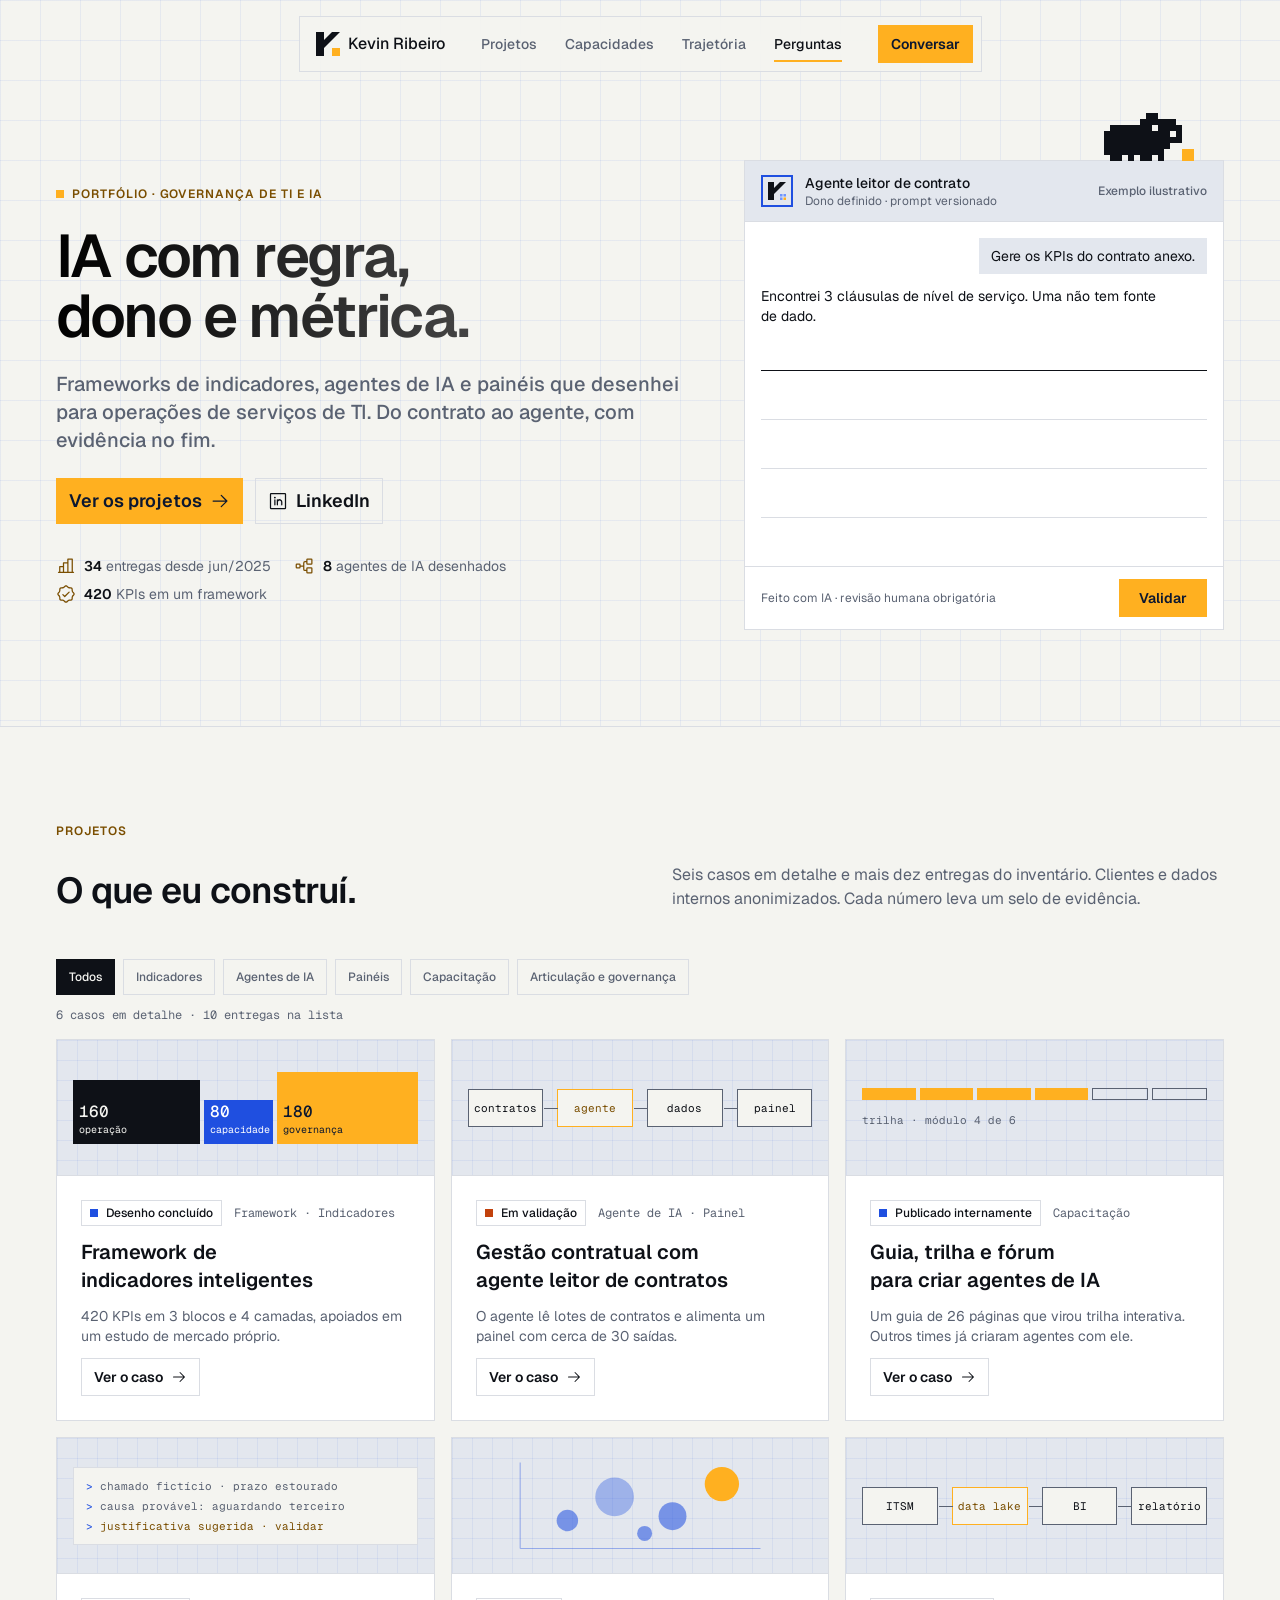
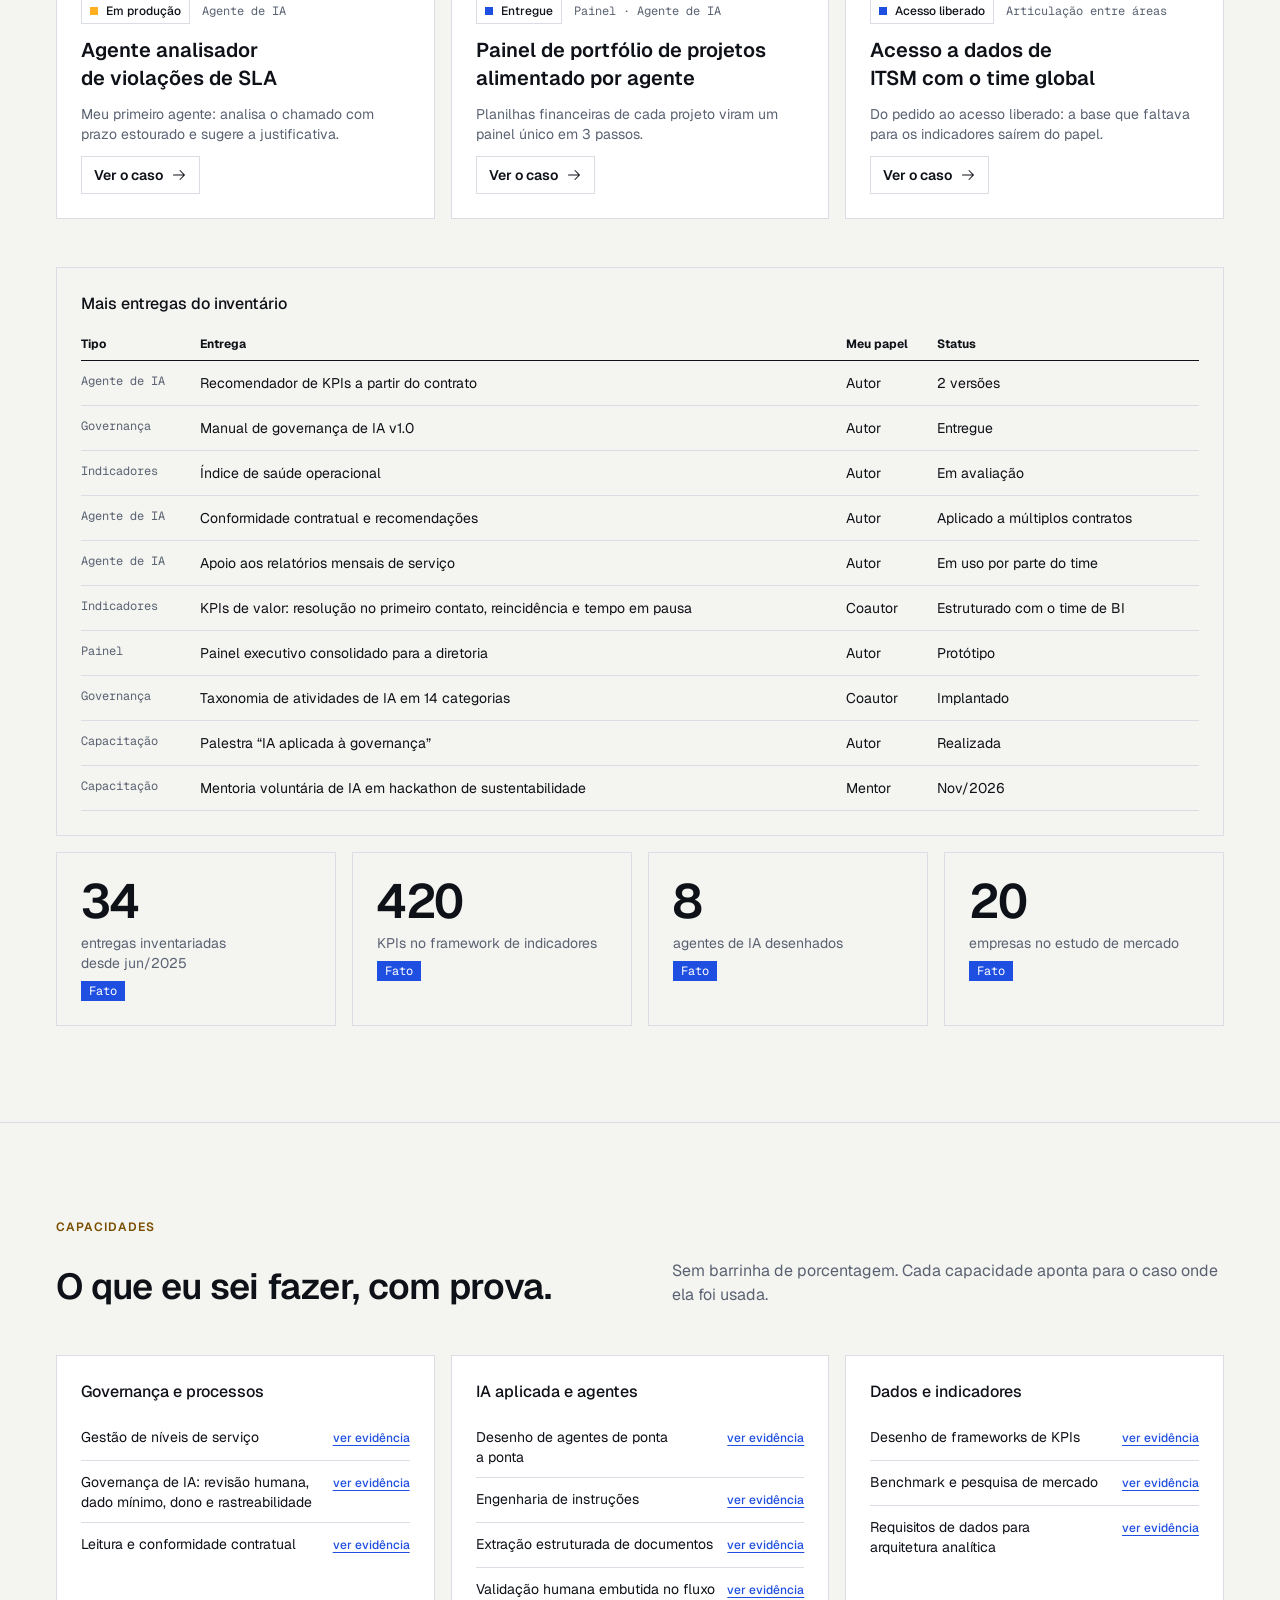
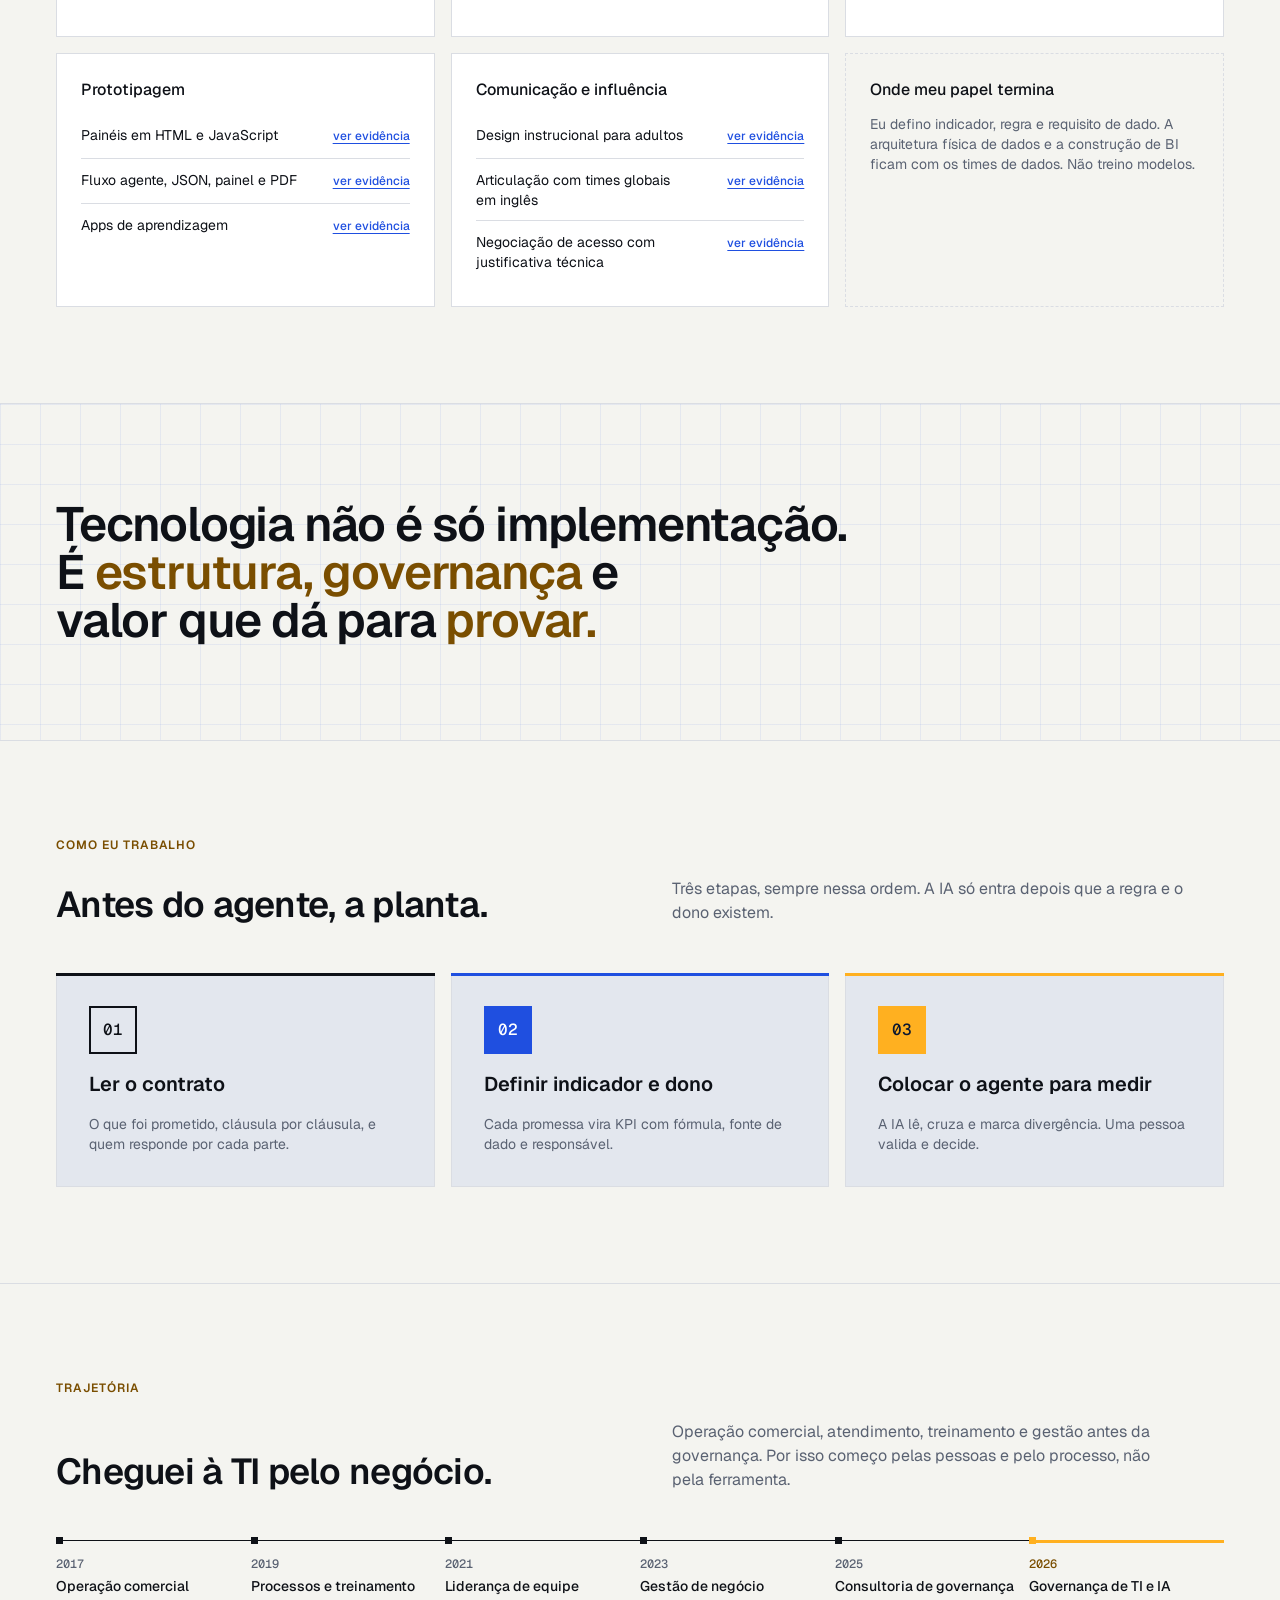
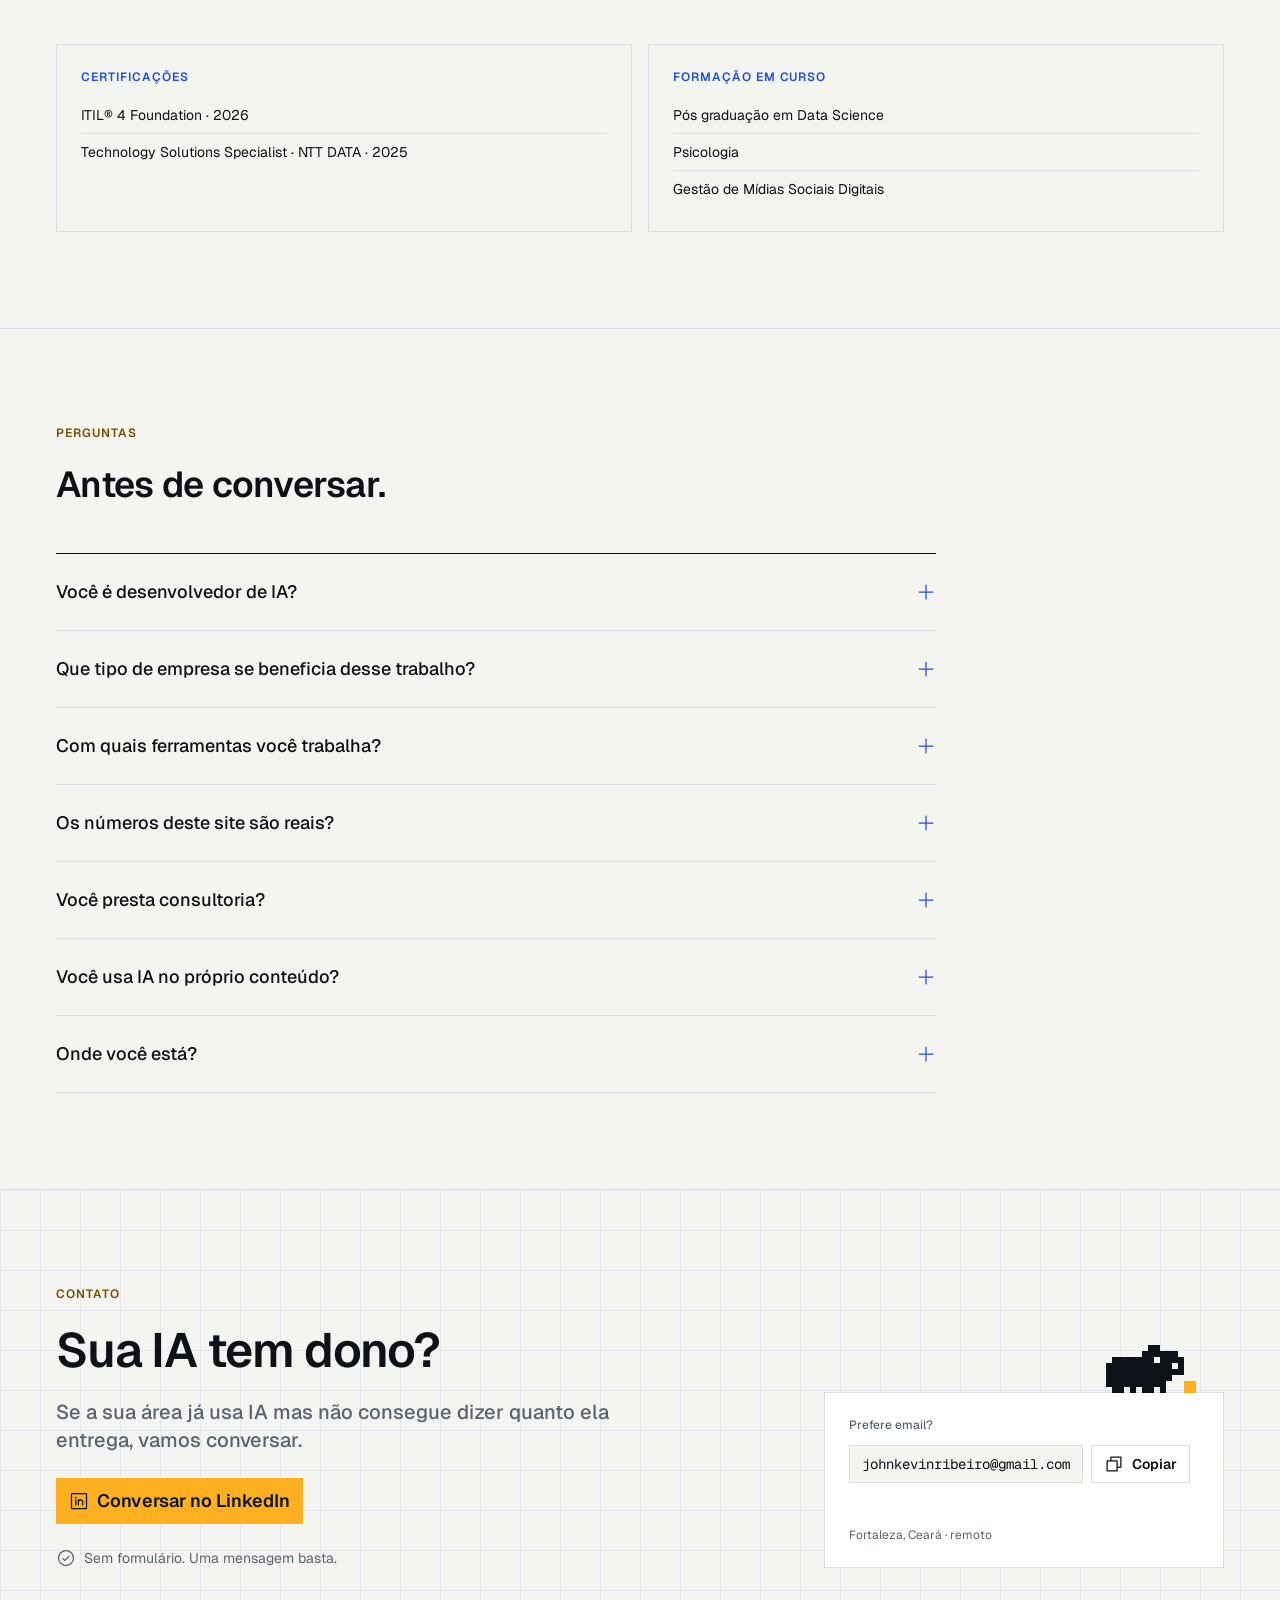
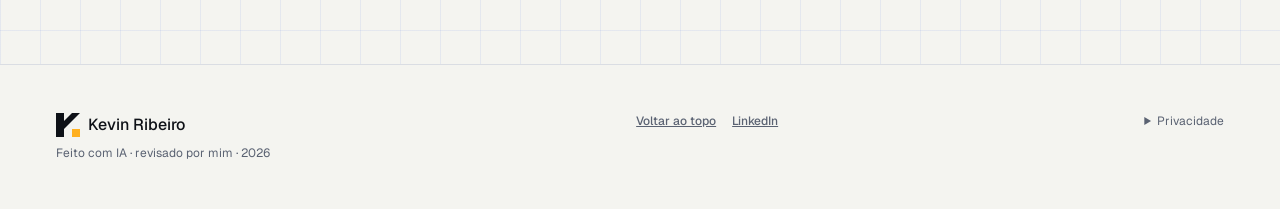
<file: index.html>
<!doctype html>
<html lang="pt-BR">
<head>
<meta charset="utf-8">
<meta name="viewport" content="width=device-width, initial-scale=1, viewport-fit=cover">
<title>Kevin Ribeiro · Portfólio de governança de TI e IA</title>
<meta name="description" content="Portfólio de Kevin Ribeiro, governança de TI e IA em Fortaleza. Frameworks de indicadores, agentes de IA e painéis, com regra, dono e métrica.">
<meta property="og:type" content="website">
<meta property="og:title" content="Kevin Ribeiro · IA com regra, dono e métrica">
<meta property="og:description" content="Portfólio de Kevin Ribeiro, governança de TI e IA em Fortaleza. Frameworks de indicadores, agentes de IA e painéis, com regra, dono e métrica.">
<meta property="og:image" content="https://kevinribeiro.pages.dev/og.png">
<meta property="og:url" content="https://kevinribeiro.pages.dev/">
<link rel="canonical" href="https://kevinribeiro.pages.dev/">
<meta property="og:locale" content="pt_BR">
<meta name="twitter:card" content="summary_large_image">
<meta name="theme-color" content="#0B1730">
<link rel="icon" href="data:image/svg+xml,%3Csvg xmlns='http://www.w3.org/2000/svg' viewBox='-0.5 -0.5 4 4'%3E%3Crect x='-0.5' y='-0.5' width='4' height='4' fill='%230B1730'/%3E%3Crect width='1' height='3' fill='%23fff'/%3E%3Cpath d='M1 1 2 0h1L1 2z' fill='%23fff'/%3E%3Crect x='2' y='2' width='1' height='1' fill='%23FFB020'/%3E%3C/svg%3E">
<script type="application/ld+json">{"@context": "https://schema.org", "@type": "Person", "name": "Kevin Ribeiro", "jobTitle": "Governança de TI e IA", "address": {"@type": "PostalAddress", "addressLocality": "Fortaleza", "addressRegion": "CE", "addressCountry": "BR"}, "sameAs": ["https://www.linkedin.com/in/johnkevinribeiro"]}</script>
<script type="application/ld+json">{"@context": "https://schema.org", "@type": "FAQPage", "mainEntity": [{"@type": "Question", "name": "Você é desenvolvedor de IA?", "acceptedAnswer": {"@type": "Answer", "text": "Não. Não treino modelos. Meu trabalho é decidir onde a IA entra no processo, desenhar o agente a partir da regra de negócio e garantir que ele tenha dono, métrica e trilha de auditoria."}}, {"@type": "Question", "name": "Que tipo de empresa se beneficia desse trabalho?", "acceptedAnswer": {"@type": "Answer", "text": "Operações de serviço com contrato, nível de serviço e indicador: serviços gerenciados de TI, áreas de governança e setores regulados como energia, saúde e financeiro."}}, {"@type": "Question", "name": "Com quais ferramentas você trabalha?", "acceptedAnswer": {"@type": "Answer", "text": "ServiceNow, Power BI, Copilot Studio, ChatGPT Enterprise, Claude e Microsoft 365. A ferramenta vem depois do processo, nunca antes."}}, {"@type": "Question", "name": "Os números deste site são reais?", "acceptedAnswer": {"@type": "Answer", "text": "Sim. Cada número leva um selo: Fato quando há registro, Estimativa quando é aproximado. Clientes e dados internos estão anonimizados, e as telas usam dados fictícios."}}, {"@type": "Question", "name": "Você presta consultoria?", "acceptedAnswer": {"@type": "Answer", "text": "Hoje atuo na NTT DATA. Estou aberto a conversas sobre oportunidades, mentoria e projetos, sempre respeitando meu contrato atual e a confidencialidade dos clientes."}}, {"@type": "Question", "name": "Você usa IA no próprio conteúdo?", "acceptedAnswer": {"@type": "Answer", "text": "Uso, e declaro. Peças feitas com IA levam o selo “Feito com IA, revisado por mim”. A revisão e a responsabilidade são minhas."}}, {"@type": "Question", "name": "Onde você está?", "acceptedAnswer": {"@type": "Answer", "text": "Em Fortaleza, Ceará, trabalhando de forma remota com times no Brasil, na Austrália e na África do Sul."}}]}</script>
<style>body{margin:0}img{max-width:100%}[hidden]{display:none!important}</style>
<link rel="preconnect" href="https://fonts.googleapis.com">
<link rel="stylesheet" href="https://fonts.googleapis.com/css2?family=Geist:wght@400;500;600&family=Geist+Mono:wght@400;500&display=swap">
<style>
/* Layout: planta técnica em navy. Nav flutuante, hero com a interface do agente, faixas de seção em grade de 40px, tudo em Geist com cantos retos. */
:root{
  --bg:#0B1730; --surface:#13254D; --surface-2:#0F1E3F; --fg:#FFFFFF; --muted:#AFC1DD; --line:#26385F;
  --accent:#FFB020; --accent-fg:#0B1730; --accent-text:#FFB020; --action:#1F4FE0; --action-fg:#FFFFFF; --link:#8EA8F5;
  --hero-a:#FFFFFF; --hero-b:#9B9B9B; --grid:rgba(124,156,203,.10); --nav:rgba(11,23,48,.72);
  --ok:#8EA8F5; --warn:#FFB020; --dev:#FF8A5C;
  --font:"Geist",system-ui,-apple-system,"Segoe UI",sans-serif;
  --mono:"Geist Mono",ui-monospace,Consolas,monospace;
  --ease:cubic-bezier(0.22,1,0.36,1);
  color-scheme:dark;
}
@media (prefers-color-scheme: light){:root:not([data-theme="dark"]){
  --bg:#F4F4F0; --surface:#FFFFFF; --surface-2:#E3E7EE; --fg:#0E1117; --muted:#5A6272; --line:#DADDE3;
  --accent:#FFB020; --accent-fg:#0B1730; --accent-text:#7A4E00; --action:#1F4FE0; --action-fg:#FFFFFF; --link:#1F4FE0;
  --hero-a:#000000; --hero-b:#666666; --grid:rgba(31,79,224,.07); --nav:rgba(244,244,240,.78);
  --ok:#1F4FE0; --warn:#7A4E00; --dev:#C2410C; color-scheme:light}}
:root[data-theme="light"]{
  --bg:#F4F4F0; --surface:#FFFFFF; --surface-2:#E3E7EE; --fg:#0E1117; --muted:#5A6272; --line:#DADDE3;
  --accent:#FFB020; --accent-fg:#0B1730; --accent-text:#7A4E00; --action:#1F4FE0; --action-fg:#FFFFFF; --link:#1F4FE0;
  --hero-a:#000000; --hero-b:#666666; --grid:rgba(31,79,224,.07); --nav:rgba(244,244,240,.78);
  --ok:#1F4FE0; --warn:#7A4E00; --dev:#C2410C; color-scheme:light}

*{box-sizing:border-box}
html{scroll-behavior:smooth;scroll-padding-top:96px}
body{background:var(--bg);color:var(--fg);font-family:var(--font);font-size:16px;line-height:24px;-webkit-font-smoothing:antialiased}
h1,h2,h3,h4,p,ul,ol,figure,dl,dd{margin:0}
ul,ol{padding:0;list-style:none}
a{color:var(--link)}
:focus-visible{outline:2px solid var(--accent);outline-offset:4px}
.ic{width:20px;height:20px;flex:none}

/* text styles (landing-page-design B1) */
.heading-1{font-size:60px;line-height:60px;font-weight:600;letter-spacing:-.03em;text-wrap:balance}
.heading-2{font-size:48px;line-height:48px;font-weight:600;letter-spacing:-.025em;text-wrap:balance}
.heading-3{font-size:36px;line-height:40px;font-weight:600;letter-spacing:-.02em;text-wrap:balance}
.heading-5{font-size:24px;line-height:32px;font-weight:600;letter-spacing:-.01em;text-wrap:balance}
.heading-6{font-size:20px;line-height:28px;font-weight:600;text-wrap:balance}
.title-2{font-size:18px;line-height:28px;font-weight:500}
.title-3{font-size:16px;line-height:24px;font-weight:500}
.title-4{font-size:14px;line-height:20px;font-weight:500}
.body-2{font-size:16px;line-height:24px;font-weight:500;text-wrap:pretty}
.body-3{font-size:16px;line-height:24px;font-weight:400;text-wrap:pretty}
.body-6{font-size:14px;line-height:20px;font-weight:400;text-wrap:pretty}
.title-1{font-size:20px;line-height:28px;font-weight:500;text-wrap:pretty}
.button-lg{font-size:18px;line-height:28px;font-weight:600}
.button-sm{font-size:14px;line-height:20px;font-weight:600}
.caption-3{font-size:12px;line-height:16px;font-weight:600;letter-spacing:.08em;text-transform:uppercase}
.caption-4{font-size:12px;line-height:16px;font-weight:500}
.caption-5{font-size:12px;line-height:16px;font-weight:400}
.mono{font-family:var(--mono)}
.muted{color:var(--muted)}

.wrap{max-width:1200px;margin:0 auto;padding-left:max(16px,env(safe-area-inset-left,0px));padding-right:max(16px,env(safe-area-inset-right,0px))}
.grid-bg{background-image:linear-gradient(var(--grid) 1px,transparent 1px),linear-gradient(90deg,var(--grid) 1px,transparent 1px);background-size:40px 40px}

.skip{position:absolute;left:16px;top:-64px;z-index:30;background:var(--accent);color:var(--accent-fg);padding:8px 12px;text-decoration:none}
.skip:focus{top:calc(16px + env(safe-area-inset-top,0px))}

/* buttons (B2: 8px x 12px) */
.btn{display:inline-flex;align-items:center;gap:8px;padding:8px 12px;text-decoration:none;border:1px solid transparent;cursor:pointer;font-family:var(--font);transition:transform 300ms var(--ease),background-color 300ms var(--ease),opacity 300ms var(--ease)}
.btn:hover{transform:translateY(-2px)}
.btn:active{transform:translateY(1px) scale(.98)}
.btn-primary{background:var(--accent);color:var(--accent-fg)}
.btn-primary:hover{background:#FFC24D}
.btn-ghost{background:transparent;color:var(--fg);border-color:var(--line)}
.btn-ghost:hover{background:var(--surface)}
.btn-dark{background:var(--action);color:var(--action-fg)}
.btn-dark:hover{background:#3A66EC}

/* nav (B7 navigation) */
.nav{position:fixed;z-index:20;left:0;right:0;top:calc(16px + env(safe-area-inset-top,0px));display:flex;justify-content:center;padding-left:max(16px,env(safe-area-inset-left,0px));padding-right:max(16px,env(safe-area-inset-right,0px));pointer-events:none}
.nav-bar{pointer-events:auto;display:flex;align-items:center;gap:24px;padding:8px 8px 8px 16px;background:var(--nav);border:1px solid var(--line);-webkit-backdrop-filter:blur(16px);backdrop-filter:blur(16px)}
.brand{display:flex;align-items:center;gap:8px;color:var(--fg);text-decoration:none}
.brand svg{width:24px;height:24px}
.links{display:flex;gap:4px}
.links a{display:inline-block;padding:8px 12px;color:var(--muted);text-decoration:none;transition:color 300ms var(--ease)}
.links a:hover,.links a[aria-current="true"]{color:var(--fg)}
.links a[aria-current="true"]{box-shadow:inset 0 -2px 0 var(--accent)}
.menu-btn{display:none;width:44px;height:44px;align-items:center;justify-content:center;background:transparent;border:1px solid var(--line);color:var(--fg);cursor:pointer;position:relative}
.menu-btn i{position:absolute;left:12px;right:12px;height:2px;background:currentColor;transition:transform 500ms var(--ease)}
.menu-btn i:first-child{transform:translateY(-4px)}
.menu-btn i:last-child{transform:translateY(4px)}
.menu-btn[aria-expanded="true"] i:first-child{transform:rotate(45deg)}
.menu-btn[aria-expanded="true"] i:last-child{transform:rotate(-45deg)}
.panel{position:fixed;inset:0;z-index:19;background:var(--nav);-webkit-backdrop-filter:blur(24px);backdrop-filter:blur(24px);padding:calc(96px + env(safe-area-inset-top,0px)) max(16px,env(safe-area-inset-right,0px)) 48px max(16px,env(safe-area-inset-left,0px));display:flex;flex-direction:column;gap:8px}
.panel a{color:var(--fg);text-decoration:none;padding:12px 0;border-bottom:1px solid var(--line)}
.panel .btn{margin-top:24px;align-self:flex-start;border-bottom:1px solid transparent;padding:8px 12px}
.panel.open a{animation:linkIn 500ms var(--ease) both}

/* hero */
.hero{padding-top:calc(160px + env(safe-area-inset-top,0px));padding-bottom:96px;border-bottom:1px solid var(--line)}
.hero-grid{display:grid;grid-template-columns:minmax(0,1fr) minmax(0,480px);gap:64px;align-items:center}
.hero-copy{display:flex;flex-direction:column;gap:24px;min-width:0}
.eyebrow{display:inline-flex;align-items:center;gap:8px;color:var(--accent-text)}
.eyebrow::before{content:"";width:8px;height:8px;background:var(--accent)}
.hero h1{max-width:680px;background:linear-gradient(90deg,var(--hero-a),var(--hero-b));-webkit-background-clip:text;background-clip:text;color:transparent}
.hero .sub{max-width:680px;color:var(--muted)}
.proof{display:flex;flex-wrap:wrap;gap:8px 24px;padding-top:8px}
.proof li{display:flex;align-items:center;gap:8px;color:var(--muted)}
.proof b{color:var(--fg);font-weight:600}
.proof .ic{color:var(--accent-text)}

.agent{background:var(--surface);border:1px solid var(--line);min-width:0}
.agent-head{display:flex;justify-content:space-between;align-items:center;gap:12px;padding:12px 16px;border:1px solid var(--line);margin:-1px -1px 0;background:var(--surface-2)}
.agent-id{display:flex;align-items:center;gap:12px}
.agent-av{width:32px;height:32px;display:flex;align-items:center;justify-content:center;border:2px solid var(--link)}
.agent-av svg{width:18px;height:18px}
.agent-body{padding:16px;display:flex;flex-direction:column;gap:12px}
.ask{align-self:flex-end;background:var(--surface-2);padding:8px 12px;max-width:85%;min-height:36px}
.tbl{width:100%;border-collapse:collapse}
.tbl th{text-align:left;padding:8px 8px 8px 0;border-bottom:1px solid var(--fg)}
.tbl td{padding:8px 8px 8px 0;border-bottom:1px solid var(--line);vertical-align:top}
.tbl tr.flag td{color:var(--accent-text)}
.seal{display:inline-block;padding:2px 8px;font-family:var(--mono)}
.seal-fato{background:var(--action);color:var(--action-fg)}
.seal-inf{border:1px dashed var(--muted);color:var(--muted)}
.agent-foot{display:flex;justify-content:space-between;align-items:center;gap:12px;padding:12px 16px;border-top:1px solid var(--line)}

/* sections */
section{padding-block:96px;border-bottom:1px solid var(--line)}
.sec-head{display:grid;grid-template-columns:minmax(0,1fr) minmax(0,1fr);gap:24px 64px;align-items:end;margin-bottom:48px}
.sec-head .caption-3{grid-column:1/-1;color:var(--accent-text)}
.sec-head h2{max-width:680px}
.sec-head p{color:var(--muted);max-width:560px}

.split{display:grid;grid-template-columns:repeat(2,minmax(0,1fr));gap:16px}
.box{background:var(--surface);border:1px solid var(--line);padding:32px;display:flex;flex-direction:column;gap:16px}
.box li{display:flex;gap:12px;align-items:flex-start;padding-block:12px;border-bottom:1px solid var(--line)}
.box li:last-child{border-bottom:0}
.box li .ic{margin-top:2px}
.box.before .ic{color:var(--dev)}
.box.after{border-color:var(--link)}
.box.after .ic{color:var(--link)}

.benefits{display:grid;grid-template-columns:repeat(4,minmax(0,1fr));gap:16px}
.benefit{background:var(--surface);border:1px solid var(--line);padding:24px;display:flex;flex-direction:column;gap:12px;transition:transform 500ms var(--ease),border-color 300ms var(--ease)}
.benefit:hover{transform:translateY(-4px);border-color:var(--link)}
.benefit .ic{width:32px;height:32px;color:var(--link)}

.tagline{padding-block:96px}
.tagline p{max-width:880px}
.tagline .w{opacity:.3;transition:opacity 500ms var(--ease)}
.tagline .w.on{opacity:1}
.tagline .w.hl.on{color:var(--accent-text)}

.steps{display:grid;grid-template-columns:repeat(3,minmax(0,1fr));gap:16px;counter-reset:s}
.step{border:1px solid var(--line);padding:32px;display:flex;flex-direction:column;gap:16px;background:var(--surface-2)}
.step-n{width:48px;height:48px;display:flex;align-items:center;justify-content:center;border:2px solid var(--fg);font-family:var(--mono);font-weight:500}
.step:nth-child(2) .step-n{background:var(--action);border-color:var(--action);color:var(--action-fg)}
.step:nth-child(3) .step-n{background:var(--accent);border-color:var(--accent);color:var(--accent-fg)}

.cases{display:grid;grid-template-columns:repeat(3,minmax(0,1fr));gap:16px}
.case{background:var(--surface);border:1px solid var(--line);padding:24px;display:flex;flex-direction:column;gap:16px}
.case dl{display:flex;flex-direction:column;gap:12px;border-top:1px solid var(--line);padding-top:16px}
.case dt{color:var(--muted)}
.chip{align-self:flex-start;display:inline-flex;align-items:center;gap:8px;padding:4px 8px;border:1px solid var(--line)}
.chip::before{content:"";width:8px;height:8px}
.chip.prod::before{background:var(--accent)}
.chip.ent::before{background:var(--link)}
.chip.rec::before{background:var(--muted)}
.case.wide{grid-column:span 2;background:var(--action);border-color:var(--action);color:var(--action-fg)}
.case.wide .muted,.case.wide dt{color:#DCE6FF}
.case.wide dl{border-color:rgba(255,255,255,.3)}
.case.wide .chip{border-color:rgba(255,255,255,.4)}

.nums{display:grid;grid-template-columns:repeat(4,minmax(0,1fr));gap:16px;margin-top:16px}
.num{border:1px solid var(--line);padding:24px;display:flex;flex-direction:column;gap:8px}
.num b{font-size:48px;line-height:48px;font-weight:600;letter-spacing:-.03em;font-variant-numeric:tabular-nums}

.tl{display:grid;grid-template-columns:repeat(6,minmax(0,1fr));border-top:1px solid var(--fg)}
.tl li{padding:16px 12px 0 0;display:flex;flex-direction:column;gap:4px}
.tl li.now{box-shadow:inset 0 3px 0 var(--accent)}
.creds{display:grid;grid-template-columns:repeat(2,minmax(0,1fr));gap:16px;margin-top:48px}
.cred{border:1px solid var(--line);padding:24px;display:flex;flex-direction:column;gap:12px}
.cred li{padding-block:8px;border-bottom:1px solid var(--line)}
.cred li:last-child{border-bottom:0}

.faq{max-width:880px;border-top:1px solid var(--fg)}
.faq details{border-bottom:1px solid var(--line)}
.faq summary{list-style:none;cursor:pointer;display:flex;justify-content:space-between;gap:24px;align-items:center;padding-block:24px}
.faq summary::-webkit-details-marker{display:none}
.faq summary .ic{transition:transform 500ms var(--ease);color:var(--link)}
.faq details[open] summary .ic{transform:rotate(45deg)}
.faq .ans{padding-bottom:24px;color:var(--muted);max-width:680px}

.final{text-align:left}
.final-box{display:grid;grid-template-columns:minmax(0,1fr) minmax(0,400px);gap:48px;align-items:end}
.contact{background:var(--surface);border:1px solid var(--line);padding:24px;display:flex;flex-direction:column;gap:12px}
.addr{display:flex;flex-wrap:wrap;gap:8px;align-items:center}
.addr code{font-family:var(--mono);font-size:14px;line-height:20px;background:var(--bg);border:1px solid var(--line);padding:8px 12px;user-select:all;overflow-wrap:anywhere}
.status{min-height:20px}
.reassure{display:flex;align-items:center;gap:8px;color:var(--muted)}

footer{padding-block:48px}
.foot{display:flex;flex-wrap:wrap;justify-content:space-between;gap:24px;align-items:flex-start}
.foot nav{display:flex;flex-wrap:wrap;gap:16px}
.foot a{color:var(--muted)}
.foot details{max-width:420px}
.foot summary{cursor:pointer;color:var(--muted)}
.foot details p{margin-top:8px}

/* reveal (B7) */
.reveal-ready .reveal{opacity:0;transform:translateY(32px)}
.reveal-ready .reveal.in{opacity:1;transform:none;transition:opacity 700ms var(--ease),transform 700ms var(--ease)}
@keyframes linkIn{from{opacity:0;transform:translateY(24px)}to{opacity:1;transform:none}}

/* ===== interações v2: grade viva, demo do agente, contadores, Kapi ===== */
:root{--grid-hi:rgba(142,168,245,.42);--spot:rgba(142,168,245,.14)}
@media (prefers-color-scheme: light){:root:not([data-theme="dark"]){--grid-hi:rgba(31,79,224,.30);--spot:rgba(31,79,224,.08)}}
:root[data-theme="light"]{--grid-hi:rgba(31,79,224,.30);--spot:rgba(31,79,224,.08)}

.progress{position:fixed;left:0;top:0;height:3px;width:100%;z-index:25;background:var(--accent);transform:scaleX(var(--p,0));transform-origin:0 50%;pointer-events:none}

/* a grade acende perto do ponteiro */
.grid-bg{position:relative}
.grid-bg::before{content:"";position:absolute;inset:0;pointer-events:none;opacity:0;transition:opacity 400ms var(--ease);
  background-image:linear-gradient(var(--grid-hi) 1px,transparent 1px),linear-gradient(90deg,var(--grid-hi) 1px,transparent 1px);background-size:40px 40px;
  -webkit-mask-image:radial-gradient(260px circle at var(--mx,50%) var(--my,50%),#000,transparent);mask-image:radial-gradient(260px circle at var(--mx,50%) var(--my,50%),#000,transparent)}
.grid-bg.lit::before{opacity:1}
.grid-bg>*{position:relative}

/* o K se constrói: pilar, vetor, nó */
.brand svg *{transform-box:fill-box}
.reveal-ready .brand.build .k-p{transform-origin:50% 100%;animation:kP 300ms var(--ease) both}
.reveal-ready .brand.build .k-v{animation:kV 300ms var(--ease) 300ms both}
.reveal-ready .brand.build .k-n{animation:kN 1ms steps(1,end) 620ms both}
@keyframes kP{from{transform:scaleY(0)}}
@keyframes kV{from{opacity:0;transform:translate(-34%,34%)}}
@keyframes kN{from{opacity:0}}

.links a{position:relative}
.links a::after{content:"";position:absolute;left:12px;right:12px;bottom:0;height:2px;background:var(--accent);transform:scaleX(0);transform-origin:0 50%;transition:transform 300ms var(--ease)}
.links a:hover::after,.links a[aria-current="true"]::after{transform:none}
.links a[aria-current="true"]{box-shadow:none}

/* entrada do hero */
.reveal-ready .hero-copy>*{animation:rise 700ms var(--ease) both;animation-delay:calc(var(--i,0)*90ms)}
@keyframes rise{from{opacity:0;transform:translateY(20px)}}

/* demo do agente */
.agent{position:relative}
.reveal-ready .agent.demo [data-s]{opacity:0}
.reveal-ready .agent.demo p[data-s]{transform:translateY(8px)}
.reveal-ready .agent.demo [data-s].on{opacity:1;transform:none;transition:opacity 240ms var(--ease),transform 240ms var(--ease)}
.reveal-ready .agent.demo tr[data-s] .seal{opacity:0;transform:scale(1.35)}
.reveal-ready .agent.demo tr[data-s].on .seal{opacity:1;transform:none;transition:opacity 160ms var(--ease) 220ms,transform 160ms var(--ease) 220ms}
.think{display:inline-flex;gap:4px;align-items:center;height:20px}
.think i{width:6px;height:6px;background:var(--link);animation:blink 900ms steps(1,end) infinite}
.think i:nth-child(2){animation-delay:300ms}
.think i:nth-child(3){animation-delay:600ms}
.caret::after{content:"";display:inline-block;width:7px;height:14px;background:var(--accent);vertical-align:-2px;margin-left:2px;animation:blink 1s steps(1,end) infinite}
@keyframes blink{50%{opacity:0}}
.agent-foot .btn{min-width:88px;justify-content:center}
.agent-foot .btn.done{background:var(--action);color:var(--action-fg)}
.tbl tbody tr{transition:background-color 300ms var(--ease)}
.tbl tbody tr:hover{background:var(--spot)}

/* listas em sequência */
.reveal-ready .box.reveal li{opacity:0;transform:translateX(-12px)}
.reveal-ready .box.reveal.in li{opacity:1;transform:none;transition:opacity 500ms var(--ease),transform 500ms var(--ease);transition-delay:calc(var(--i,0)*140ms + 250ms)}
.reveal-ready .box.reveal li .ic{transform:scale(0)}
.reveal-ready .box.reveal.in li .ic{transform:none;transition:transform 300ms var(--ease);transition-delay:calc(var(--i,0)*140ms + 450ms)}
.box li{transition:padding-left 300ms var(--ease)}
.box li:hover{padding-left:8px}

/* foco de luz e cotas nos cartões */
.spot{position:relative;isolation:isolate}
.spot::after{content:"";position:absolute;inset:0;pointer-events:none;opacity:0;z-index:-1;transition:opacity 300ms var(--ease);
  background:radial-gradient(240px circle at var(--x,50%) var(--y,50%),var(--spot),transparent 70%)}
.spot:hover::after{opacity:1}
.case.wide.spot::after{background:radial-gradient(280px circle at var(--x,50%) var(--y,50%),rgba(255,255,255,.18),transparent 70%)}
.tick::before{content:"";position:absolute;inset:-1px;pointer-events:none;opacity:0;transition:opacity 300ms var(--ease),inset 300ms var(--ease);
  background:
   linear-gradient(var(--accent),var(--accent)) 0 0/12px 1px no-repeat,linear-gradient(var(--accent),var(--accent)) 0 0/1px 12px no-repeat,
   linear-gradient(var(--accent),var(--accent)) 100% 0/12px 1px no-repeat,linear-gradient(var(--accent),var(--accent)) 100% 0/1px 12px no-repeat,
   linear-gradient(var(--accent),var(--accent)) 0 100%/12px 1px no-repeat,linear-gradient(var(--accent),var(--accent)) 0 100%/1px 12px no-repeat,
   linear-gradient(var(--accent),var(--accent)) 100% 100%/12px 1px no-repeat,linear-gradient(var(--accent),var(--accent)) 100% 100%/1px 12px no-repeat}
.tick:hover::before{opacity:1;inset:-7px}
.case,.num,.cred{transition:transform 500ms var(--ease),border-color 300ms var(--ease)}
.case:hover,.num:hover{transform:translateY(-4px);border-color:var(--link)}
.benefit .ic{transition:transform 500ms var(--ease),color 300ms var(--ease)}
.benefit:hover .ic{transform:translateY(-2px);color:var(--accent-text)}
.chip.prod::before{animation:blink 1.6s steps(1,end) infinite}

/* etapas acendem em ordem */
.step::before{content:"";position:absolute;left:-1px;right:-1px;top:-1px;height:3px;background:var(--fg);transform-origin:0 50%}
.step:nth-child(2)::before{background:var(--action)}
.step:nth-child(3)::before{background:var(--accent)}
.reveal-ready .steps .step::before{transform:scaleX(0);transition:transform 450ms linear;transition-delay:calc(var(--i,0)*450ms + 300ms)}
.reveal-ready .steps.go .step::before{transform:none}
.reveal-ready .steps .step-n{background:transparent;border-color:var(--line);color:var(--muted);transition:background-color 300ms var(--ease),border-color 300ms var(--ease),color 300ms var(--ease);transition-delay:calc(var(--i,0)*450ms + 500ms)}
.reveal-ready .steps.go .step:nth-child(1) .step-n{border-color:var(--fg);color:var(--fg)}
.reveal-ready .steps.go .step:nth-child(2) .step-n{background:var(--action);border-color:var(--action);color:var(--action-fg)}
.reveal-ready .steps.go .step:nth-child(3) .step-n{background:var(--accent);border-color:var(--accent);color:var(--accent-fg)}

/* linha do tempo se desenha */
.tl{border-top:0;position:relative}
.tl::before{content:"";position:absolute;left:0;right:0;top:0;height:1px;background:var(--fg);transform-origin:0 50%}
.tl li{position:relative;transition:color 300ms var(--ease)}
.tl li::before{content:"";position:absolute;left:0;top:-3px;width:7px;height:7px;background:var(--fg);transition:transform 300ms var(--ease),background-color 300ms var(--ease)}
.tl li.now::before{background:var(--accent)}
.tl li:hover::before{background:var(--accent);transform:scale(1.6)}
.reveal-ready .tl::before{transform:scaleX(0);transition:transform 1400ms var(--ease)}
.reveal-ready .tl.go::before{transform:none}
.reveal-ready .tl li{opacity:0;transform:translateY(10px);transition:opacity 450ms var(--ease),transform 450ms var(--ease);transition-delay:calc(var(--i,0)*180ms + 150ms)}
.reveal-ready .tl.go li{opacity:1;transform:none}

.faq .ans{overflow:hidden}
.faq details.closing summary .ic{transform:none}
.faq summary{transition:color 300ms var(--ease),padding-left 300ms var(--ease)}
.faq summary:hover{padding-left:8px;color:var(--accent-text)}
#copy.ok{border-color:var(--accent);color:var(--accent-text)}

/* Kapi, o mascote */
.kapi-rail{position:absolute;left:0;right:0;bottom:100%;height:48px;pointer-events:none}
.kapi{appearance:none;-webkit-appearance:none;border:0;background:none;padding:0;margin:0;color:var(--fg);cursor:pointer;display:block;width:90px;height:48px;line-height:0;position:absolute;right:24px;bottom:0;pointer-events:auto;-webkit-tap-highlight-color:transparent}
.kapi-rail.js .kapi{right:auto;left:0;transform:translateX(var(--kx,0px))}
.kapi svg{width:100%;height:100%;display:block;overflow:visible;transform:translateY(var(--hop,0px)) scaleX(var(--dir,1))}
.kapi .k-cur{fill:var(--accent)}
.kapi .k-lid,.kapi .k-legs-b{opacity:0}
.kapi.blink .k-lid{opacity:1}
.kapi.step .k-legs-a{opacity:0}
.kapi.step .k-legs-b{opacity:1}
.kapi.left{--dir:-1}
.kapi.hop{--hop:-6px}
.kapi.twitch .k-ear{transform:translateX(-1px)}
.reveal-ready .kapi .k-cur{animation:blink 1.1s steps(1,end) infinite}
.kapi-say{position:absolute;bottom:calc(100% + 56px);left:var(--sx,auto);right:var(--sr,auto);max-width:min(300px,100%);background:var(--surface-2);border:1px solid var(--line);padding:6px 10px;font-family:var(--mono);font-size:12px;line-height:16px;color:var(--fg);opacity:0;transform:translateY(4px);transition:opacity 200ms var(--ease),transform 200ms var(--ease);pointer-events:none;z-index:2}
.kapi-say.on{opacity:1;transform:none}
.kapi-say b{color:var(--accent-text);font-weight:500}
.contact{position:relative}
.foot-kapi{display:flex;align-items:flex-end;gap:12px}

/* ===== portfólio: projetos, casos e capacidades ===== */
.hero-cta{display:flex;flex-wrap:wrap;gap:12px}
.filters{display:flex;flex-wrap:wrap;gap:8px;margin-bottom:12px}
.fbtn{font-family:var(--font);background:transparent;color:var(--muted);border:1px solid var(--line);padding:8px 12px;min-height:36px;cursor:pointer;transition:color 300ms var(--ease),border-color 300ms var(--ease),background-color 300ms var(--ease)}
.fbtn:hover{color:var(--fg);border-color:var(--link)}
.fbtn[aria-pressed="true"]{background:var(--fg);color:var(--bg);border-color:var(--fg)}
#fcount{min-height:16px;margin-bottom:16px}
.projs{display:grid;grid-template-columns:repeat(3,minmax(0,1fr));gap:16px}
.proj{background:var(--surface);border:1px solid var(--line);display:flex;flex-direction:column;cursor:pointer;transition:transform 500ms var(--ease),border-color 300ms var(--ease)}
.proj:hover{transform:translateY(-4px);border-color:var(--link)}
.proj-body{padding:24px;display:flex;flex-direction:column;gap:12px;flex:1}
.proj-meta{display:flex;flex-wrap:wrap;gap:8px 12px;align-items:center}
.proj-open{margin-top:auto;align-self:flex-start}
.proj-open .ic{width:16px;height:16px;transition:transform 300ms var(--ease)}
.proj:hover .proj-open .ic{transform:translateX(4px)}
.chip.val::before{background:var(--dev)}
.art{height:136px;border-bottom:1px solid var(--line);background:var(--surface-2);background-image:linear-gradient(var(--grid) 1px,transparent 1px),linear-gradient(90deg,var(--grid) 1px,transparent 1px);background-size:20px 20px;display:flex;align-items:center;justify-content:center;padding:16px;color:var(--fg);font-size:11px;line-height:16px;overflow:hidden}
.art-bars{display:flex;gap:4px;width:100%;align-items:flex-end;height:72px}
.art-bars span{display:flex;flex-direction:column;justify-content:flex-end;padding:6px;font-size:10px;overflow:hidden;white-space:nowrap;height:100%;background:var(--fg);color:var(--bg);min-width:0;transform-origin:50% 100%;transition:transform 500ms var(--ease)}
.art-bars span:nth-child(2){background:var(--action);color:var(--action-fg);height:60%}
.art-bars span:nth-child(3){background:var(--accent);color:var(--accent-fg)}
.art-bars span:nth-child(1){height:88%}
.art-bars b{font-size:16px;line-height:20px;font-weight:500}
.proj:hover .art-bars span{transform:scaleY(1.08)}
.art-flow{display:flex;align-items:center;gap:0;width:100%}
.art-flow span{flex:1;text-align:center;border:1px solid var(--muted);padding:10px 4px;background:var(--bg);position:relative;min-width:0;transition:border-color 300ms var(--ease),background-color 300ms var(--ease),color 300ms var(--ease)}
.art-flow span+span{margin-left:14px}
.art-flow span+span::before{content:"";position:absolute;right:100%;top:50%;width:14px;height:1px;background:var(--muted)}
.art-flow .hl{border-color:var(--accent);color:var(--accent-text)}
.proj:hover .art-flow span{border-color:var(--link)}
.proj:hover .art-flow .hl{background:var(--accent);color:var(--accent-fg);border-color:var(--accent)}
.art-trail{display:flex;flex-direction:column;gap:12px;width:100%;color:var(--muted)}
.trail{display:flex;gap:4px}
.trail i{flex:1;height:12px;background:var(--accent);transition:background-color 300ms var(--ease)}
.trail i.off{background:transparent;border:1px solid var(--muted)}
.proj:hover .trail i.off{background:var(--accent);border-color:var(--accent)}
.proj:hover .trail i.off:last-child{transition-delay:200ms}
.art-term{display:flex;flex-direction:column;gap:4px;width:100%;background:var(--bg);border:1px solid var(--line);padding:10px 12px;color:var(--muted)}
.art-term span::before{content:"> ";color:var(--link)}
.art-term .hl{color:var(--accent-text)}
.art-bub{width:100%;height:100%;color:var(--link)}
.art-bub circle{transition:transform 500ms var(--ease);transform-box:fill-box;transform-origin:center}
.proj:hover .art-bub circle{transform:scale(1.12)}
.more{margin-top:48px;border:1px solid var(--line);padding:24px;display:flex;flex-direction:column;gap:12px}
.more .tbl td{padding-block:12px}
.caps{display:grid;grid-template-columns:repeat(3,minmax(0,1fr));gap:16px}
.cap{border:1px solid var(--line);padding:24px;display:flex;flex-direction:column;gap:12px;background:var(--surface)}
.cap li{display:flex;justify-content:space-between;gap:12px;align-items:baseline;padding-block:10px;border-bottom:1px solid var(--line)}
.cap li:last-child{border-bottom:0}
.cap-lim{background:transparent;border-style:dashed;color:var(--muted)}
.cap-lim .title-3{color:var(--fg)}
.lnk{font-family:var(--font);background:none;border:0;padding:4px 0;color:var(--link);cursor:pointer;white-space:nowrap;text-decoration:underline;text-underline-offset:3px}
.lnk:hover{color:var(--accent-text)}
dialog.caso{width:min(960px,calc(100vw - 32px));max-height:min(88vh,900px);padding:0;border:1px solid var(--line);background:var(--surface);color:var(--fg);overflow:auto;overscroll-behavior:contain}
dialog.caso::backdrop{background:rgba(5,11,26,.72);-webkit-backdrop-filter:blur(6px);backdrop-filter:blur(6px)}
.reveal-ready dialog.caso[open]{animation:casoIn 400ms var(--ease)}
@keyframes casoIn{from{opacity:0;transform:translateY(24px)}}
.caso-head{position:sticky;top:0;z-index:1;display:flex;justify-content:space-between;gap:16px;align-items:flex-start;padding:24px;background:var(--surface-2);border-bottom:1px solid var(--line)}
.caso-head>div{display:flex;flex-direction:column;gap:8px;min-width:0}
.caso-x{width:44px;height:44px;justify-content:center;padding:0;flex:none}
.caso-grid{display:grid;grid-template-columns:repeat(2,minmax(0,1fr));gap:32px;padding:24px}
.caso-col{display:flex;flex-direction:column;gap:24px;min-width:0}
.caso-col>div{display:flex;flex-direction:column;gap:8px}
.caso .caption-3{color:var(--accent-text)}
.dots li{position:relative;padding:6px 0 6px 18px}
.dots li::before{content:"";position:absolute;left:0;top:14px;width:6px;height:6px;background:var(--link)}
.flow{display:flex;flex-direction:column;gap:0;counter-reset:f}
.flow li{display:flex;gap:12px;align-items:center;border:1px solid var(--line);padding:10px 12px;background:var(--bg);position:relative}
.flow li+li{margin-top:14px}
.flow li+li::before{content:"";position:absolute;left:23px;bottom:100%;width:1px;height:14px;background:var(--muted)}
.flow li span{color:var(--muted);font-size:12px}
.reveal-ready .flow li{opacity:.35;transition:opacity 300ms var(--ease),border-color 300ms var(--ease);transition-delay:calc(var(--i,0)*160ms + 250ms)}
.reveal-ready dialog.go .flow li{opacity:1;border-color:var(--link)}
.reveal-ready dialog.go .flow li:last-child{border-color:var(--accent)}
.res li{display:flex;justify-content:space-between;gap:12px;align-items:flex-start;padding-block:10px;border-bottom:1px solid var(--line)}
.res li:last-child{border-bottom:0}
.res b{font-weight:600}
.res .seal{flex:none}
.tags{display:flex;flex-wrap:wrap;gap:8px}
.tags li{border:1px solid var(--line);padding:4px 8px;color:var(--muted)}
.caso-foot{padding:0 24px 24px}

@media (max-width:1024px){
  .projs,.caps{grid-template-columns:repeat(2,minmax(0,1fr))}
  .hero-grid,.final-box,.sec-head{grid-template-columns:minmax(0,1fr)}
  .hero-grid{gap:48px}
  .benefits,.nums{grid-template-columns:repeat(2,minmax(0,1fr))}
  .cases{grid-template-columns:repeat(2,minmax(0,1fr))}
  .tl{grid-template-columns:repeat(3,minmax(0,1fr));row-gap:16px}
}
@media (max-width:760px){
  .links,.nav-bar>.btn{display:none}
  .menu-btn{display:inline-flex}
  .nav-bar{width:100%;justify-content:space-between}
  .heading-1{font-size:36px;line-height:40px}
  .heading-2{font-size:30px;line-height:36px}
  .heading-3{font-size:30px;line-height:36px}
  .hero{padding-top:calc(128px + env(safe-area-inset-top,0px));padding-bottom:64px}
  section,.tagline{padding-block:64px}
  .sec-head{margin-bottom:32px}
  .split,.benefits,.steps,.cases,.nums,.creds,.projs,.caps,.caso-grid{grid-template-columns:minmax(0,1fr)}
  .more{padding:16px}
  .case.wide{grid-column:auto}
  .box,.step{padding:24px}
  .tl{grid-template-columns:repeat(2,minmax(0,1fr))}
  .tbl .hide-sm{display:none}
}
@media (prefers-reduced-motion:reduce){
  html{scroll-behavior:auto}
  *,*::before,*::after{transition-duration:200ms!important;animation:none!important}
  .reveal-ready .reveal{transform:none}
  .tagline .w{opacity:1}
  .btn:hover,.benefit:hover,.case:hover,.num:hover,.proj:hover{transform:none}
  .box li:hover,.faq summary:hover{padding-left:0}
}
</style>
</head>
<body>


<div class="progress" id="progress" aria-hidden="true"></div>
<a class="skip" href="#conteudo">Pular para o conteúdo</a>

<header class="nav">
  <div class="nav-bar">
    <a class="brand build title-3" href="#topo" aria-label="Kevin Ribeiro, início">
      <svg aria-hidden="true" viewBox="0 0 3 3"><rect class="k-p" width="1" height="3" fill="currentColor"></rect><path class="k-v" d="M1 1 2 0h1L1 2z" fill="currentColor"></path><rect class="k-n" x="2" y="2" width="1" height="1" fill="#FFB020"></rect></svg>
      Kevin Ribeiro
    </a>
    <nav class="links title-4" aria-label="Seções">
      <a href="#projetos">Projetos</a>
      <a href="#capacidades">Capacidades</a>
      <a href="#trajetoria">Trajetória</a>
      <a href="#faq">Perguntas</a>
    </nav>
    <a class="btn btn-primary button-sm" href="#contato">Conversar</a>
    <button class="menu-btn" id="menu-btn" type="button" aria-expanded="false" aria-controls="panel" aria-label="Abrir menu"><i></i><i></i></button>
  </div>
</header>
<div class="panel heading-5" id="panel" hidden>
  <a href="#projetos">Projetos</a>
  <a href="#capacidades">Capacidades</a>
  <a href="#trajetoria">Trajetória</a>
  <a href="#faq">Perguntas</a>
  <a class="btn btn-primary button-lg" href="#contato">Conversar no LinkedIn</a>
</div>

<main id="conteudo">
  <div id="topo" class="hero grid-bg">
    <div class="wrap hero-grid">
      <div class="hero-copy">
        <p class="eyebrow caption-3">Portfólio · Governança de TI e IA</p>
        <h1 class="heading-1">IA com regra,<br>dono e métrica.</h1>
        <p class="sub title-1">Frameworks de indicadores, agentes de IA e painéis que desenhei para operações de serviços de TI. Do contrato ao agente, com evidência no fim.</p>
        <div class="hero-cta"><a class="btn btn-primary button-lg" href="#projetos">Ver os projetos<svg class="ic" aria-hidden="true" focusable="false" viewBox="0 0 256 256" fill="currentColor"><path d="M221.66,133.66l-72,72a8,8,0,0,1-11.32-11.32L196.69,136H40a8,8,0,0,1,0-16H196.69L138.34,61.66a8,8,0,0,1,11.32-11.32l72,72A8,8,0,0,1,221.66,133.66Z"/></svg></a><a class="btn btn-ghost button-lg" href="https://www.linkedin.com/in/johnkevinribeiro" target="_blank" rel="noopener"><svg class="ic" aria-hidden="true" focusable="false" viewBox="0 0 256 256" fill="currentColor"><path d="M216,24H40A16,16,0,0,0,24,40V216a16,16,0,0,0,16,16H216a16,16,0,0,0,16-16V40A16,16,0,0,0,216,24Zm0,192H40V40H216V216ZM96,112v64a8,8,0,0,1-16,0V112a8,8,0,0,1,16,0Zm88,28v36a8,8,0,0,1-16,0V140a20,20,0,0,0-40,0v36a8,8,0,0,1-16,0V112a8,8,0,0,1,15.79-1.78A36,36,0,0,1,184,140ZM100,84A12,12,0,1,1,88,72,12,12,0,0,1,100,84Z"/></svg>LinkedIn</a></div>
        <ul class="proof body-6">
          <li><svg class="ic" aria-hidden="true" focusable="false" viewBox="0 0 256 256" fill="currentColor"><path d="M224,200h-8V40a8,8,0,0,0-8-8H152a8,8,0,0,0-8,8V80H96a8,8,0,0,0-8,8v40H48a8,8,0,0,0-8,8v64H32a8,8,0,0,0,0,16H224a8,8,0,0,0,0-16ZM160,48h40V200H160ZM104,96h40V200H104ZM56,144H88v56H56Z"/></svg><span><b>34</b> entregas desde jun/2025</span></li>
          <li><svg class="ic" aria-hidden="true" focusable="false" viewBox="0 0 256 256" fill="currentColor"><path d="M160,112h48a16,16,0,0,0,16-16V48a16,16,0,0,0-16-16H160a16,16,0,0,0-16,16V64H128a24,24,0,0,0-24,24v32H72v-8A16,16,0,0,0,56,96H24A16,16,0,0,0,8,112v32a16,16,0,0,0,16,16H56a16,16,0,0,0,16-16v-8h32v32a24,24,0,0,0,24,24h16v16a16,16,0,0,0,16,16h48a16,16,0,0,0,16-16V160a16,16,0,0,0-16-16H160a16,16,0,0,0-16,16v16H128a8,8,0,0,1-8-8V88a8,8,0,0,1,8-8h16V96A16,16,0,0,0,160,112ZM56,144H24V112H56v32Zm104,16h48v48H160Zm0-112h48V96H160Z"/></svg><span><b>8</b> agentes de IA desenhados</span></li>
          <li><svg class="ic" aria-hidden="true" focusable="false" viewBox="0 0 256 256" fill="currentColor"><path d="M225.86,102.82c-3.77-3.94-7.67-8-9.14-11.57-1.36-3.27-1.44-8.69-1.52-13.94-.15-9.76-.31-20.82-8-28.51s-18.75-7.85-28.51-8c-5.25-.08-10.67-.16-13.94-1.52-3.56-1.47-7.63-5.37-11.57-9.14C146.28,23.51,138.44,16,128,16s-18.27,7.51-25.18,14.14c-3.94,3.77-8,7.67-11.57,9.14C88,40.64,82.56,40.72,77.31,40.8c-9.76.15-20.82.31-28.51,8S41,67.55,40.8,77.31c-.08,5.25-.16,10.67-1.52,13.94-1.47,3.56-5.37,7.63-9.14,11.57C23.51,109.72,16,117.56,16,128s7.51,18.27,14.14,25.18c3.77,3.94,7.67,8,9.14,11.57,1.36,3.27,1.44,8.69,1.52,13.94.15,9.76.31,20.82,8,28.51s18.75,7.85,28.51,8c5.25.08,10.67.16,13.94,1.52,3.56,1.47,7.63,5.37,11.57,9.14C109.72,232.49,117.56,240,128,240s18.27-7.51,25.18-14.14c3.94-3.77,8-7.67,11.57-9.14,3.27-1.36,8.69-1.44,13.94-1.52,9.76-.15,20.82-.31,28.51-8s7.85-18.75,8-28.51c.08-5.25.16-10.67,1.52-13.94,1.47-3.56,5.37-7.63,9.14-11.57C232.49,146.28,240,138.44,240,128S232.49,109.73,225.86,102.82Zm-11.55,39.29c-4.79,5-9.75,10.17-12.38,16.52-2.52,6.1-2.63,13.07-2.73,19.82-.1,7-.21,14.33-3.32,17.43s-10.39,3.22-17.43,3.32c-6.75.1-13.72.21-19.82,2.73-6.35,2.63-11.52,7.59-16.52,12.38S132,224,128,224s-9.15-4.92-14.11-9.69-10.17-9.75-16.52-12.38c-6.1-2.52-13.07-2.63-19.82-2.73-7-.1-14.33-.21-17.43-3.32s-3.22-10.39-3.32-17.43c-.1-6.75-.21-13.72-2.73-19.82-2.63-6.35-7.59-11.52-12.38-16.52S32,132,32,128s4.92-9.15,9.69-14.11,9.75-10.17,12.38-16.52c2.52-6.1,2.63-13.07,2.73-19.82.1-7,.21-14.33,3.32-17.43S70.51,56.9,77.55,56.8c6.75-.1,13.72-.21,19.82-2.73,6.35-2.63,11.52-7.59,16.52-12.38S124,32,128,32s9.15,4.92,14.11,9.69,10.17,9.75,16.52,12.38c6.1,2.52,13.07,2.63,19.82,2.73,7,.1,14.33.21,17.43,3.32s3.22,10.39,3.32,17.43c.1,6.75.21,13.72,2.73,19.82,2.63,6.35,7.59,11.52,12.38,16.52S224,124,224,128,219.08,137.15,214.31,142.11ZM173.66,98.34a8,8,0,0,1,0,11.32l-56,56a8,8,0,0,1-11.32,0l-24-24a8,8,0,0,1,11.32-11.32L112,148.69l50.34-50.35A8,8,0,0,1,173.66,98.34Z"/></svg><span><b>420</b> KPIs em um framework</span></li>
        </ul>
      </div>
      <figure class="agent demo" id="agent" aria-label="Exemplo ilustrativo da interface de um agente leitor de contrato">
        <div class="kapi-rail" data-kapi="hero"><button class="kapi" type="button" aria-label="Kapi, o mascote. Clique para ele falar"><svg aria-hidden="true" focusable="false" viewBox="0 0 15 8" shape-rendering="crispEdges" fill="currentColor"><rect class="k-ear" x="7" y="0" width="2" height="1"></rect><path fill-rule="evenodd" d="M6 1h6v1h1v3h-2v1h-1v1H0V3h1V2h5zM8 2v1h1V2zM11 3v1h1V3z"></path><rect class="k-lid" x="8" y="2" width="1" height="1"></rect><g class="k-legs-a"><rect x="1" y="7" width="2" height="1"></rect><rect x="4" y="7" width="1" height="1"></rect><rect x="6" y="7" width="2" height="1"></rect><rect x="9" y="7" width="1" height="1"></rect></g><g class="k-legs-b"><rect x="1" y="7" width="1" height="1"></rect><rect x="3" y="7" width="2" height="1"></rect><rect x="6" y="7" width="1" height="1"></rect><rect x="8" y="7" width="2" height="1"></rect></g><rect class="k-cur" x="13" y="6" width="2" height="2"></rect></svg></button></div><p class="kapi-say" role="status"></p>
        <div class="agent-head">
          <div class="agent-id">
            <span class="agent-av"><svg aria-hidden="true" viewBox="0 0 3 3"><rect width="1" height="3" fill="currentColor"></rect><path d="M1 1 2 0h1L1 2z" fill="currentColor"></path><rect x="2" y="2" width=".42" height=".42" fill="#6E95FF"></rect><rect x="2.58" y="2" width=".42" height=".42" fill="#6E95FF"></rect><rect x="2" y="2.58" width=".42" height=".42" fill="#6E95FF"></rect><rect x="2.58" y="2.58" width=".42" height=".42" fill="#FFB020"></rect></svg></span>
            <div><p class="title-4">Agente leitor de contrato</p><p class="caption-5 muted">Dono definido · prompt versionado</p></div>
          </div>
          <span class="caption-4 muted">Exemplo ilustrativo</span>
        </div>
        <div class="agent-body">
          <p class="ask body-6" data-s="ask">Gere os KPIs do contrato anexo.</p>
          <p class="body-6" data-s="ans">Encontrei 3 cláusulas de nível de serviço. Uma não tem fonte de dado.</p>
          <div style="overflow-x:auto">
            <table class="tbl caption-5">
              <thead data-s="head"><tr class="caption-4"><th>Cláusula</th><th>KPI sugerido</th><th class="hide-sm">Fonte</th><th>Evidência</th></tr></thead>
              <tbody>
                <tr data-s="row"><td>Resposta P1 em 30 min</td><td>Tempo médio de resposta P1</td><td class="hide-sm">Incidentes</td><td><span class="seal seal-fato">Fato</span></td></tr>
                <tr data-s="row"><td>Reincidência abaixo de 5%</td><td>Taxa de reincidência</td><td class="hide-sm">Problemas</td><td><span class="seal seal-fato">Fato</span></td></tr>
                <tr class="flag" data-s="row"><td>Satisfação “adequada”</td><td>CSAT pós atendimento</td><td class="hide-sm">Não definida</td><td><span class="seal seal-inf">Inferência</span></td></tr>
              </tbody>
            </table>
          </div>
          <p class="caption-4" data-s="warn" style="color:var(--accent-text);display:flex;gap:8px;align-items:center"><svg class="ic" aria-hidden="true" focusable="false" viewBox="0 0 256 256" fill="currentColor"><path d="M236.8,188.09,149.35,36.22h0a24.76,24.76,0,0,0-42.7,0L19.2,188.09a23.51,23.51,0,0,0,0,23.72A24.35,24.35,0,0,0,40.55,224h174.9a24.35,24.35,0,0,0,21.33-12.19A23.51,23.51,0,0,0,236.8,188.09ZM222.93,203.8a8.5,8.5,0,0,1-7.48,4.2H40.55a8.5,8.5,0,0,1-7.48-4.2,7.59,7.59,0,0,1,0-7.72L120.52,44.21a8.75,8.75,0,0,1,15,0l87.45,151.87A7.59,7.59,0,0,1,222.93,203.8ZM120,144V104a8,8,0,0,1,16,0v40a8,8,0,0,1-16,0Zm20,36a12,12,0,1,1-12-12A12,12,0,0,1,140,180Z"/></svg>Divergência registrada: meta sem medida.</p>
        </div>
        <div class="agent-foot"><span class="caption-5 muted" id="agent-note">Feito com IA · revisão humana obrigatória</span><button class="btn btn-primary button-sm" id="validar" type="button">Validar</button></div>
      </figure>
    </div>
  </div>

  <section id="projetos" aria-labelledby="t-proj">
    <div class="wrap">
      <div class="sec-head">
        <p class="caption-3">Projetos</p>
        <h2 class="heading-3" id="t-proj">O que eu construí.</h2>
        <p class="body-3">Seis casos em detalhe e mais dez entregas do inventário. Clientes e dados internos anonimizados. Cada número leva um selo de evidência.</p>
      </div>
      <div class="filters" role="group" aria-label="Filtrar projetos por tipo"><button class="fbtn caption-4" type="button" data-f="all" aria-pressed="true">Todos</button><button class="fbtn caption-4" type="button" data-f="ind" aria-pressed="false">Indicadores</button><button class="fbtn caption-4" type="button" data-f="age" aria-pressed="false">Agentes de IA</button><button class="fbtn caption-4" type="button" data-f="pai" aria-pressed="false">Painéis</button><button class="fbtn caption-4" type="button" data-f="cap" aria-pressed="false">Capacitação</button><button class="fbtn caption-4" type="button" data-f="art" aria-pressed="false">Articulação e governança</button></div>
      <p class="caption-5 muted mono" id="fcount" role="status" aria-live="polite"></p>
      <div class="projs">
        <article class="proj spot tick reveal" data-cat="ind">
          <div class="art" aria-hidden="true"><div class="art-bars mono"><span style="flex:160"><b>160</b>operação</span><span style="flex:80"><b>80</b>capacidade</span><span style="flex:180"><b>180</b>governança</span></div></div>
          <div class="proj-body">
            <div class="proj-meta"><span class="chip ent caption-4">Desenho concluído</span><span class="caption-5 muted mono">Framework · Indicadores</span></div>
            <h3 class="heading-6">Framework de indicadores inteligentes</h3>
            <p class="body-6 muted">420 KPIs em 3 blocos e 4 camadas, apoiados em um estudo de mercado próprio.</p>
            <button class="btn btn-ghost button-sm proj-open" type="button" data-open="caso-kpis">Ver o caso<svg class="ic" aria-hidden="true" focusable="false" viewBox="0 0 256 256" fill="currentColor"><path d="M221.66,133.66l-72,72a8,8,0,0,1-11.32-11.32L196.69,136H40a8,8,0,0,1,0-16H196.69L138.34,61.66a8,8,0,0,1,11.32-11.32l72,72A8,8,0,0,1,221.66,133.66Z"/></svg></button>
          </div>
        </article>
        <article class="proj spot tick reveal" data-cat="age pai">
          <div class="art" aria-hidden="true"><div class="art-flow mono"><span>contratos</span><span class="hl">agente</span><span>dados</span><span>painel</span></div></div>
          <div class="proj-body">
            <div class="proj-meta"><span class="chip val caption-4">Em validação</span><span class="caption-5 muted mono">Agente de IA · Painel</span></div>
            <h3 class="heading-6">Gestão contratual com agente leitor de contratos</h3>
            <p class="body-6 muted">O agente lê lotes de contratos e alimenta um painel com cerca de 30 saídas.</p>
            <button class="btn btn-ghost button-sm proj-open" type="button" data-open="caso-contratos">Ver o caso<svg class="ic" aria-hidden="true" focusable="false" viewBox="0 0 256 256" fill="currentColor"><path d="M221.66,133.66l-72,72a8,8,0,0,1-11.32-11.32L196.69,136H40a8,8,0,0,1,0-16H196.69L138.34,61.66a8,8,0,0,1,11.32-11.32l72,72A8,8,0,0,1,221.66,133.66Z"/></svg></button>
          </div>
        </article>
        <article class="proj spot tick reveal" data-cat="cap">
          <div class="art" aria-hidden="true"><div class="art-trail mono"><div class="trail"><i></i><i></i><i></i><i></i><i class="off"></i><i class="off"></i></div><span>trilha · módulo 4 de 6</span></div></div>
          <div class="proj-body">
            <div class="proj-meta"><span class="chip ent caption-4">Publicado internamente</span><span class="caption-5 muted mono">Capacitação</span></div>
            <h3 class="heading-6">Guia, trilha e fórum para criar agentes de IA</h3>
            <p class="body-6 muted">Um guia de 26 páginas que virou trilha interativa. Outros times já criaram agentes com ele.</p>
            <button class="btn btn-ghost button-sm proj-open" type="button" data-open="caso-guia">Ver o caso<svg class="ic" aria-hidden="true" focusable="false" viewBox="0 0 256 256" fill="currentColor"><path d="M221.66,133.66l-72,72a8,8,0,0,1-11.32-11.32L196.69,136H40a8,8,0,0,1,0-16H196.69L138.34,61.66a8,8,0,0,1,11.32-11.32l72,72A8,8,0,0,1,221.66,133.66Z"/></svg></button>
          </div>
        </article>
        <article class="proj spot tick reveal" data-cat="age">
          <div class="art" aria-hidden="true"><div class="art-term mono"><span>chamado fictício · prazo estourado</span><span>causa provável: aguardando terceiro</span><span class="hl">justificativa sugerida · validar</span></div></div>
          <div class="proj-body">
            <div class="proj-meta"><span class="chip prod caption-4">Em produção</span><span class="caption-5 muted mono">Agente de IA</span></div>
            <h3 class="heading-6">Agente analisador de violações de SLA</h3>
            <p class="body-6 muted">Meu primeiro agente: analisa o chamado com prazo estourado e sugere a justificativa.</p>
            <button class="btn btn-ghost button-sm proj-open" type="button" data-open="caso-sla">Ver o caso<svg class="ic" aria-hidden="true" focusable="false" viewBox="0 0 256 256" fill="currentColor"><path d="M221.66,133.66l-72,72a8,8,0,0,1-11.32-11.32L196.69,136H40a8,8,0,0,1,0-16H196.69L138.34,61.66a8,8,0,0,1,11.32-11.32l72,72A8,8,0,0,1,221.66,133.66Z"/></svg></button>
          </div>
        </article>
        <article class="proj spot tick reveal" data-cat="pai age">
          <div class="art" aria-hidden="true"><svg class="art-bub" aria-hidden="true" viewBox="0 0 240 96"><path d="M8 88h224M8 8v80" fill="none" stroke="currentColor" stroke-width="1" opacity=".4"/><circle cx="52" cy="62" r="10" fill="currentColor" opacity=".55"/><circle cx="96" cy="40" r="18" fill="currentColor" opacity=".35"/><circle cx="150" cy="58" r="13" fill="currentColor" opacity=".55"/><circle cx="196" cy="28" r="16" fill="#FFB020"/><circle cx="124" cy="74" r="7" fill="currentColor" opacity=".55"/></svg></div>
          <div class="proj-body">
            <div class="proj-meta"><span class="chip ent caption-4">Entregue</span><span class="caption-5 muted mono">Painel · Agente de IA</span></div>
            <h3 class="heading-6">Painel de portfólio de projetos alimentado por agente</h3>
            <p class="body-6 muted">Planilhas financeiras de cada projeto viram um painel único em 3 passos.</p>
            <button class="btn btn-ghost button-sm proj-open" type="button" data-open="caso-portal">Ver o caso<svg class="ic" aria-hidden="true" focusable="false" viewBox="0 0 256 256" fill="currentColor"><path d="M221.66,133.66l-72,72a8,8,0,0,1-11.32-11.32L196.69,136H40a8,8,0,0,1,0-16H196.69L138.34,61.66a8,8,0,0,1,11.32-11.32l72,72A8,8,0,0,1,221.66,133.66Z"/></svg></button>
          </div>
        </article>
        <article class="proj spot tick reveal" data-cat="art">
          <div class="art" aria-hidden="true"><div class="art-flow mono"><span>ITSM</span><span class="hl">data lake</span><span>BI</span><span>relatório</span></div></div>
          <div class="proj-body">
            <div class="proj-meta"><span class="chip ent caption-4">Acesso liberado</span><span class="caption-5 muted mono">Articulação entre áreas</span></div>
            <h3 class="heading-6">Acesso a dados de ITSM com o time global</h3>
            <p class="body-6 muted">Do pedido ao acesso liberado: a base que faltava para os indicadores saírem do papel.</p>
            <button class="btn btn-ghost button-sm proj-open" type="button" data-open="caso-dados">Ver o caso<svg class="ic" aria-hidden="true" focusable="false" viewBox="0 0 256 256" fill="currentColor"><path d="M221.66,133.66l-72,72a8,8,0,0,1-11.32-11.32L196.69,136H40a8,8,0,0,1,0-16H196.69L138.34,61.66a8,8,0,0,1,11.32-11.32l72,72A8,8,0,0,1,221.66,133.66Z"/></svg></button>
          </div>
        </article>
      </div>
      <div class="more reveal">
        <p class="title-3">Mais entregas do inventário</p>
        <div style="overflow-x:auto"><table class="tbl body-6" id="more"><thead><tr class="caption-4"><th>Tipo</th><th>Entrega</th><th class="hide-sm">Meu papel</th><th>Status</th></tr></thead><tbody><tr data-cat="age"><td class="caption-5 muted mono">Agente de IA</td><td>Recomendador de KPIs a partir do contrato</td><td class="hide-sm">Autor</td><td>2 versões</td></tr><tr data-cat="art"><td class="caption-5 muted mono">Governança</td><td>Manual de governança de IA v1.0</td><td class="hide-sm">Autor</td><td>Entregue</td></tr><tr data-cat="ind"><td class="caption-5 muted mono">Indicadores</td><td>Índice de saúde operacional</td><td class="hide-sm">Autor</td><td>Em avaliação</td></tr><tr data-cat="age"><td class="caption-5 muted mono">Agente de IA</td><td>Conformidade contratual e recomendações</td><td class="hide-sm">Autor</td><td>Aplicado a múltiplos contratos</td></tr><tr data-cat="age"><td class="caption-5 muted mono">Agente de IA</td><td>Apoio aos relatórios mensais de serviço</td><td class="hide-sm">Autor</td><td>Em uso por parte do time</td></tr><tr data-cat="ind"><td class="caption-5 muted mono">Indicadores</td><td>KPIs de valor: resolução no primeiro contato, reincidência e tempo em pausa</td><td class="hide-sm">Coautor</td><td>Estruturado com o time de BI</td></tr><tr data-cat="pai"><td class="caption-5 muted mono">Painel</td><td>Painel executivo consolidado para a diretoria</td><td class="hide-sm">Autor</td><td>Protótipo</td></tr><tr data-cat="art"><td class="caption-5 muted mono">Governança</td><td>Taxonomia de atividades de IA em 14 categorias</td><td class="hide-sm">Coautor</td><td>Implantado</td></tr><tr data-cat="cap"><td class="caption-5 muted mono">Capacitação</td><td>Palestra “IA aplicada à governança”</td><td class="hide-sm">Autor</td><td>Realizada</td></tr><tr data-cat="cap"><td class="caption-5 muted mono">Capacitação</td><td>Mentoria voluntária de IA em hackathon de sustentabilidade</td><td class="hide-sm">Mentor</td><td>Nov/2026</td></tr></tbody></table></div>
      </div>
      <ul class="nums">
        <li class="num spot tick reveal"><b>34</b><span class="body-6 muted">entregas inventariadas desde jun/2025</span><span class="seal seal-fato caption-5" style="align-self:flex-start">Fato</span></li>
        <li class="num spot tick reveal"><b>420</b><span class="body-6 muted">KPIs no framework de indicadores</span><span class="seal seal-fato caption-5" style="align-self:flex-start">Fato</span></li>
        <li class="num spot tick reveal"><b>8</b><span class="body-6 muted">agentes de IA desenhados</span><span class="seal seal-fato caption-5" style="align-self:flex-start">Fato</span></li>
        <li class="num spot tick reveal"><b>20</b><span class="body-6 muted">empresas no estudo de mercado</span><span class="seal seal-fato caption-5" style="align-self:flex-start">Fato</span></li>
      </ul>
    </div>
  </section>

  <section id="capacidades" aria-labelledby="t-cap">
    <div class="wrap">
      <div class="sec-head">
        <p class="caption-3">Capacidades</p>
        <h2 class="heading-3" id="t-cap">O que eu sei fazer, com prova.</h2>
        <p class="body-3">Sem barrinha de porcentagem. Cada capacidade aponta para o caso onde ela foi usada.</p>
      </div>
      <div class="caps"><div class="cap spot reveal"><p class="title-3">Governança e processos</p><ul class="body-6"><li><span>Gestão de níveis de serviço</span><button class="lnk caption-4" type="button" data-open="caso-sla">ver evidência</button></li><li><span>Governança de IA: revisão humana, dado mínimo, dono e rastreabilidade</span><button class="lnk caption-4" type="button" data-open="caso-guia">ver evidência</button></li><li><span>Leitura e conformidade contratual</span><button class="lnk caption-4" type="button" data-open="caso-contratos">ver evidência</button></li></ul></div><div class="cap spot reveal"><p class="title-3">IA aplicada e agentes</p><ul class="body-6"><li><span>Desenho de agentes de ponta a ponta</span><button class="lnk caption-4" type="button" data-open="caso-sla">ver evidência</button></li><li><span>Engenharia de instruções</span><button class="lnk caption-4" type="button" data-open="caso-guia">ver evidência</button></li><li><span>Extração estruturada de documentos</span><button class="lnk caption-4" type="button" data-open="caso-contratos">ver evidência</button></li><li><span>Validação humana embutida no fluxo</span><button class="lnk caption-4" type="button" data-open="caso-portal">ver evidência</button></li></ul></div><div class="cap spot reveal"><p class="title-3">Dados e indicadores</p><ul class="body-6"><li><span>Desenho de frameworks de KPIs</span><button class="lnk caption-4" type="button" data-open="caso-kpis">ver evidência</button></li><li><span>Benchmark e pesquisa de mercado</span><button class="lnk caption-4" type="button" data-open="caso-kpis">ver evidência</button></li><li><span>Requisitos de dados para arquitetura analítica</span><button class="lnk caption-4" type="button" data-open="caso-dados">ver evidência</button></li></ul></div><div class="cap spot reveal"><p class="title-3">Prototipagem</p><ul class="body-6"><li><span>Painéis em HTML e JavaScript</span><button class="lnk caption-4" type="button" data-open="caso-portal">ver evidência</button></li><li><span>Fluxo agente, JSON, painel e PDF</span><button class="lnk caption-4" type="button" data-open="caso-contratos">ver evidência</button></li><li><span>Apps de aprendizagem</span><button class="lnk caption-4" type="button" data-open="caso-guia">ver evidência</button></li></ul></div><div class="cap spot reveal"><p class="title-3">Comunicação e influência</p><ul class="body-6"><li><span>Design instrucional para adultos</span><button class="lnk caption-4" type="button" data-open="caso-guia">ver evidência</button></li><li><span>Articulação com times globais em inglês</span><button class="lnk caption-4" type="button" data-open="caso-dados">ver evidência</button></li><li><span>Negociação de acesso com justificativa técnica</span><button class="lnk caption-4" type="button" data-open="caso-dados">ver evidência</button></li></ul></div>
        <div class="cap cap-lim reveal"><p class="title-3">Onde meu papel termina</p><p class="body-6">Eu defino indicador, regra e requisito de dado. A arquitetura física de dados e a construção de BI ficam com os times de dados. Não treino modelos.</p></div>
      </div>
    </div>
  </section>

  <section class="tagline grid-bg" aria-label="Tese">
    <div class="wrap">
      <p class="heading-2" id="tagline">Tecnologia não é só implementação.<br>É estrutura, governança e<br>valor que dá para provar.</p>
    </div>
  </section>

  <section id="metodo" aria-labelledby="t-met">
    <div class="wrap">
      <div class="sec-head">
        <p class="caption-3">Como eu trabalho</p>
        <h2 class="heading-3" id="t-met">Antes do agente, a planta.</h2>
        <p class="body-3">Três etapas, sempre nessa ordem. A IA só entra depois que a regra e o dono existem.</p>
      </div>
      <ol class="steps" data-seq>
        <li class="step spot reveal"><span class="step-n">01</span><p class="heading-6">Ler o contrato</p><p class="body-6 muted">O que foi prometido, cláusula por cláusula, e quem responde por cada parte.</p></li>
        <li class="step spot reveal"><span class="step-n">02</span><p class="heading-6">Definir indicador e dono</p><p class="body-6 muted">Cada promessa vira KPI com fórmula, fonte de dado e responsável.</p></li>
        <li class="step spot reveal"><span class="step-n">03</span><p class="heading-6">Colocar o agente para medir</p><p class="body-6 muted">A IA lê, cruza e marca divergência. Uma pessoa valida e decide.</p></li>
      </ol>
    </div>
  </section>

  <section id="trajetoria" aria-labelledby="t-tra">
    <div class="wrap">
      <div class="sec-head">
        <p class="caption-3">Trajetória</p>
        <h2 class="heading-3" id="t-tra">Cheguei à TI pelo negócio.</h2>
        <p class="body-3">Operação comercial, atendimento, treinamento e gestão antes da governança. Por isso começo pelas pessoas e pelo processo, não pela ferramenta.</p>
      </div>
      <ol class="tl" data-seq>
        <li><span class="caption-4 muted mono">2017</span><span class="title-4">Operação comercial</span></li>
        <li><span class="caption-4 muted mono">2019</span><span class="title-4">Processos e treinamento</span></li>
        <li><span class="caption-4 muted mono">2021</span><span class="title-4">Liderança de equipe</span></li>
        <li><span class="caption-4 muted mono">2023</span><span class="title-4">Gestão de negócio</span></li>
        <li><span class="caption-4 muted mono">2025</span><span class="title-4">Consultoria de governança</span></li>
        <li class="now"><span class="caption-4 mono" style="color:var(--accent-text)">2026</span><span class="title-4">Governança de TI e IA</span></li>
      </ol>
      <div class="creds">
        <div class="cred"><p class="caption-3" style="color:var(--link)">Certificações</p><ul class="body-6"><li>ITIL® 4 Foundation · 2026</li><li>Technology Solutions Specialist · NTT DATA · 2025</li></ul></div>
        <div class="cred"><p class="caption-3" style="color:var(--link)">Formação em curso</p><ul class="body-6"><li>Pós graduação em Data Science</li><li>Psicologia</li><li>Gestão de Mídias Sociais Digitais</li></ul></div>
      </div>
    </div>
  </section>

  <section id="faq" aria-labelledby="t-faq">
    <div class="wrap">
      <div class="sec-head">
        <p class="caption-3">Perguntas</p>
        <h2 class="heading-3" id="t-faq">Antes de conversar.</h2>
      </div>
      <div class="faq">
        <details><summary class="title-2">Você é desenvolvedor de IA?<svg class="ic" aria-hidden="true" focusable="false" viewBox="0 0 256 256" fill="currentColor"><path d="M224,128a8,8,0,0,1-8,8H136v80a8,8,0,0,1-16,0V136H40a8,8,0,0,1,0-16h80V40a8,8,0,0,1,16,0v80h80A8,8,0,0,1,224,128Z"/></svg></summary><p class="ans body-3">Não. Não treino modelos. Meu trabalho é decidir onde a IA entra no processo, desenhar o agente a partir da regra de negócio e garantir que ele tenha dono, métrica e trilha de auditoria.</p></details>
        <details><summary class="title-2">Que tipo de empresa se beneficia desse trabalho?<svg class="ic" aria-hidden="true" focusable="false" viewBox="0 0 256 256" fill="currentColor"><path d="M224,128a8,8,0,0,1-8,8H136v80a8,8,0,0,1-16,0V136H40a8,8,0,0,1,0-16h80V40a8,8,0,0,1,16,0v80h80A8,8,0,0,1,224,128Z"/></svg></summary><p class="ans body-3">Operações de serviço com contrato, nível de serviço e indicador: serviços gerenciados de TI, áreas de governança e setores regulados como energia, saúde e financeiro.</p></details>
        <details><summary class="title-2">Com quais ferramentas você trabalha?<svg class="ic" aria-hidden="true" focusable="false" viewBox="0 0 256 256" fill="currentColor"><path d="M224,128a8,8,0,0,1-8,8H136v80a8,8,0,0,1-16,0V136H40a8,8,0,0,1,0-16h80V40a8,8,0,0,1,16,0v80h80A8,8,0,0,1,224,128Z"/></svg></summary><p class="ans body-3">ServiceNow, Power BI, Copilot Studio, ChatGPT Enterprise, Claude e Microsoft 365. A ferramenta vem depois do processo, nunca antes.</p></details>
        <details><summary class="title-2">Os números deste site são reais?<svg class="ic" aria-hidden="true" focusable="false" viewBox="0 0 256 256" fill="currentColor"><path d="M224,128a8,8,0,0,1-8,8H136v80a8,8,0,0,1-16,0V136H40a8,8,0,0,1,0-16h80V40a8,8,0,0,1,16,0v80h80A8,8,0,0,1,224,128Z"/></svg></summary><p class="ans body-3">Sim. Cada número leva um selo: Fato quando há registro, Estimativa quando é aproximado. Clientes e dados internos estão anonimizados, e as telas usam dados fictícios.</p></details>
        <details><summary class="title-2">Você presta consultoria?<svg class="ic" aria-hidden="true" focusable="false" viewBox="0 0 256 256" fill="currentColor"><path d="M224,128a8,8,0,0,1-8,8H136v80a8,8,0,0,1-16,0V136H40a8,8,0,0,1,0-16h80V40a8,8,0,0,1,16,0v80h80A8,8,0,0,1,224,128Z"/></svg></summary><p class="ans body-3">Hoje atuo na NTT DATA. Estou aberto a conversas sobre oportunidades, mentoria e projetos, sempre respeitando meu contrato atual e a confidencialidade dos clientes.</p></details>
        <details><summary class="title-2">Você usa IA no próprio conteúdo?<svg class="ic" aria-hidden="true" focusable="false" viewBox="0 0 256 256" fill="currentColor"><path d="M224,128a8,8,0,0,1-8,8H136v80a8,8,0,0,1-16,0V136H40a8,8,0,0,1,0-16h80V40a8,8,0,0,1,16,0v80h80A8,8,0,0,1,224,128Z"/></svg></summary><p class="ans body-3">Uso, e declaro. Peças feitas com IA levam o selo “Feito com IA, revisado por mim”. A revisão e a responsabilidade são minhas.</p></details>
        <details><summary class="title-2">Onde você está?<svg class="ic" aria-hidden="true" focusable="false" viewBox="0 0 256 256" fill="currentColor"><path d="M224,128a8,8,0,0,1-8,8H136v80a8,8,0,0,1-16,0V136H40a8,8,0,0,1,0-16h80V40a8,8,0,0,1,16,0v80h80A8,8,0,0,1,224,128Z"/></svg></summary><p class="ans body-3">Em Fortaleza, Ceará, trabalhando de forma remota com times no Brasil, na Austrália e na África do Sul.</p></details>
      </div>
    </div>
  </section>

  <section id="contato" class="final grid-bg" aria-labelledby="t-con">
    <div class="wrap final-box">
      <div style="display:flex;flex-direction:column;gap:24px;min-width:0">
        <p class="caption-3" style="color:var(--accent-text)">Contato</p>
        <h2 class="heading-2" id="t-con">Sua IA tem dono?</h2>
        <p class="title-1 muted" style="max-width:560px">Se a sua área já usa IA mas não consegue dizer quanto ela entrega, vamos conversar.</p>
        <div><a class="btn btn-primary button-lg" href="https://www.linkedin.com/in/johnkevinribeiro" target="_blank" rel="noopener"><svg class="ic" aria-hidden="true" focusable="false" viewBox="0 0 256 256" fill="currentColor"><path d="M216,24H40A16,16,0,0,0,24,40V216a16,16,0,0,0,16,16H216a16,16,0,0,0,16-16V40A16,16,0,0,0,216,24Zm0,192H40V40H216V216ZM96,112v64a8,8,0,0,1-16,0V112a8,8,0,0,1,16,0Zm88,28v36a8,8,0,0,1-16,0V140a20,20,0,0,0-40,0v36a8,8,0,0,1-16,0V112a8,8,0,0,1,15.79-1.78A36,36,0,0,1,184,140ZM100,84A12,12,0,1,1,88,72,12,12,0,0,1,100,84Z"/></svg>Conversar no LinkedIn</a></div>
        <p class="reassure body-6"><svg class="ic" aria-hidden="true" focusable="false" viewBox="0 0 256 256" fill="currentColor"><path d="M173.66,98.34a8,8,0,0,1,0,11.32l-56,56a8,8,0,0,1-11.32,0l-24-24a8,8,0,0,1,11.32-11.32L112,148.69l50.34-50.35A8,8,0,0,1,173.66,98.34ZM232,128A104,104,0,1,1,128,24,104.11,104.11,0,0,1,232,128Zm-16,0a88,88,0,1,0-88,88A88.1,88.1,0,0,0,216,128Z"/></svg>Sem formulário. Uma mensagem basta.</p>
      </div>
      <div class="contact">
        <div class="kapi-rail" data-kapi="contato"><button class="kapi" type="button" aria-label="Kapi, o mascote. Clique para ele falar"><svg aria-hidden="true" focusable="false" viewBox="0 0 15 8" shape-rendering="crispEdges" fill="currentColor"><rect class="k-ear" x="7" y="0" width="2" height="1"></rect><path fill-rule="evenodd" d="M6 1h6v1h1v3h-2v1h-1v1H0V3h1V2h5zM8 2v1h1V2zM11 3v1h1V3z"></path><rect class="k-lid" x="8" y="2" width="1" height="1"></rect><g class="k-legs-a"><rect x="1" y="7" width="2" height="1"></rect><rect x="4" y="7" width="1" height="1"></rect><rect x="6" y="7" width="2" height="1"></rect><rect x="9" y="7" width="1" height="1"></rect></g><g class="k-legs-b"><rect x="1" y="7" width="1" height="1"></rect><rect x="3" y="7" width="2" height="1"></rect><rect x="6" y="7" width="1" height="1"></rect><rect x="8" y="7" width="2" height="1"></rect></g><rect class="k-cur" x="13" y="6" width="2" height="2"></rect></svg></button></div><p class="kapi-say" role="status"></p>
        <p class="caption-4 muted">Prefere email?</p>
        <div class="addr"><code id="email">johnkevinribeiro@gmail.com</code><button class="btn btn-ghost button-sm" id="copy" type="button"><svg class="ic" aria-hidden="true" focusable="false" viewBox="0 0 256 256" fill="currentColor"><path d="M216,32H88a8,8,0,0,0-8,8V80H40a8,8,0,0,0-8,8V216a8,8,0,0,0,8,8H168a8,8,0,0,0,8-8V176h40a8,8,0,0,0,8-8V40A8,8,0,0,0,216,32ZM160,208H48V96H160Zm48-48H176V88a8,8,0,0,0-8-8H96V48H208Z"/></svg><span id="copy-lbl">Copiar</span></button></div>
        <p class="status caption-5 muted" id="status" role="status" aria-live="polite"></p>
        <p class="caption-5 muted">Fortaleza, Ceará · remoto</p>
      </div>
    </div>
  </section>
</main>

<dialog class="caso" id="caso-kpis" aria-labelledby="h-kpis">
  <div class="caso-head">
    <div><p class="caption-5 muted mono">Framework · Indicadores · jun a jul/2026 · Autor</p><h3 class="heading-5" id="h-kpis">Framework de indicadores inteligentes</h3></div>
    <button class="btn btn-ghost caso-x" type="button" data-close aria-label="Fechar"><svg class="ic" aria-hidden="true" focusable="false" viewBox="0 0 256 256" fill="currentColor"><path d="M205.66,194.34a8,8,0,0,1-11.32,11.32L128,139.31,61.66,205.66a8,8,0,0,1-11.32-11.32L116.69,128,50.34,61.66A8,8,0,0,1,61.66,50.34L128,116.69l66.34-66.35a8,8,0,0,1,11.32,11.32L139.31,128Z"/></svg></button>
  </div>
  <div class="caso-grid">
    <div class="caso-col">
      <div><p class="caption-3">Contexto</p><p class="body-6">Área de governança de serviços de uma multinacional de TI, operação Brasil, que atende vários clientes de serviços gerenciados.</p></div>
      <div><p class="caption-3">Problema</p><p class="body-6">O cliente recebia um relatório que não falava sobre ele. O contrato era extenso, o layout era o mesmo para todos e o indicador media volume, não desempenho.</p></div>
      <div><p class="caption-3">O que eu fiz</p><ul class="body-6 dots"><li>Comparei 20 provedores, cataloguei 150 KPIs de mercado e recomendei 39 como base.</li><li>Desenhei o framework em 3 blocos e 4 camadas, do operacional ao executivo.</li><li>Para cada KPI defini lógica, regra de negócio, critério de aplicabilidade e controle de qualidade do dado.</li><li>Deixei o modelo físico de dados com o time global de dados. Meu papel termina na especificação.</li></ul></div>
      <div><p class="caption-3">Aprendizado</p><p class="body-6">O gargalo não era desenhar indicador, era chegar no dado. Hoje eu começaria por um piloto com poucos KPIs e dado já disponível.</p></div>
    </div>
    <div class="caso-col">
      <div><p class="caption-3">Como funciona</p><ol class="flow body-6"><li><span class="mono">01</span>Contrato e escopo do cliente</li><li><span class="mono">02</span>Agente recomenda os KPIs</li><li><span class="mono">03</span>Pacote de KPIs por contrato</li><li><span class="mono">04</span>Plataforma de ITSM, data lake e BI</li><li><span class="mono">05</span>Relatório mensal e visão executiva</li></ol></div>
      <div><p class="caption-3">Resultado</p><ul class="res body-6"><li><span><b>420</b> KPIs: 160 de operação, 80 de capacidade e 180 de governança avançada</span><span class="seal seal-fato caption-5">Fato</span></li><li><span><b>20</b> empresas comparadas, <b>150</b> KPIs catalogados, <b>39</b> recomendados</span><span class="seal seal-fato caption-5">Fato</span></li><li><span>Apresentado a cerca de <b>14</b> pessoas do time global de dados</span><span class="seal seal-inf caption-5">Estimativa</span></li></ul></div>
      <div><p class="caption-3">Status</p><p class="body-6">Desenho concluído. A aplicação completa depende da camada de dados: o acesso foi liberado, a arquitetura técnica ainda está pendente.</p></div>
      <div><p class="caption-3">Ferramentas e referências</p><ul class="tags"><li class="caption-4">ITIL 4</li><li class="caption-4">ISO/IEC 20000</li><li class="caption-4">COBIT 2019</li><li class="caption-4">SIAM</li><li class="caption-4">Excel</li><li class="caption-4">Agentes de IA generativa</li></ul></div>
    </div>
  </div>
  <p class="caption-5 muted caso-foot">Cliente e dados internos anonimizados. Telas e exemplos usam dados fictícios.</p>
</dialog>
<dialog class="caso" id="caso-contratos" aria-labelledby="h-contratos">
  <div class="caso-head">
    <div><p class="caption-5 muted mono">Agente de IA · Painel · ago a nov/2026 · Autor</p><h3 class="heading-5" id="h-contratos">Gestão contratual com agente leitor de contratos</h3></div>
    <button class="btn btn-ghost caso-x" type="button" data-close aria-label="Fechar"><svg class="ic" aria-hidden="true" focusable="false" viewBox="0 0 256 256" fill="currentColor"><path d="M205.66,194.34a8,8,0,0,1-11.32,11.32L128,139.31,61.66,205.66a8,8,0,0,1-11.32-11.32L116.69,128,50.34,61.66A8,8,0,0,1,61.66,50.34L128,116.69l66.34-66.35a8,8,0,0,1,11.32,11.32L139.31,128Z"/></svg></button>
  </div>
  <div class="caso-grid">
    <div class="caso-col">
      <div><p class="caption-3">Contexto</p><p class="body-6">Área interna de contratos de uma multinacional de TI.</p></div>
      <div><p class="caption-3">Problema</p><p class="body-6">O controle dependia de ler cada contrato e passar as informações principais para a planilha, documento por documento.</p></div>
      <div><p class="caption-3">O que eu fiz</p><ul class="body-6 dots"><li>Desenhei o agente que lê lotes de contratos e devolve uma planilha de controle e um arquivo de dados.</li><li>Construí o painel que consome esse arquivo: catálogo de indicadores com metodologia de cálculo, modo apresentação e relatórios executivos.</li><li>O agente sinaliza os pontos que exigem validação humana. Nada entra no painel sem conferência.</li><li>Reconstruí a ferramenta em out/2026, depois de uma mudança na plataforma de IA.</li></ul></div>
      <div><p class="caption-3">Aprendizado</p><p class="body-6">A plataforma de IA mudou no meio do caminho e a ferramenta precisou ser refeita. Regra de negócio não pode morar dentro da ferramenta.</p></div>
    </div>
    <div class="caso-col">
      <div><p class="caption-3">Como funciona</p><ol class="flow body-6"><li><span class="mono">01</span>Lote de contratos</li><li><span class="mono">02</span>Agente lê e extrai</li><li><span class="mono">03</span>Planilha de controle e arquivo de dados</li><li><span class="mono">04</span>Pessoa valida os pontos sinalizados</li><li><span class="mono">05</span>Painel e relatórios executivos</li></ol></div>
      <div><p class="caption-3">Resultado</p><ul class="res body-6"><li><span>Cerca de <b>30</b> saídas no painel</span><span class="seal seal-inf caption-5">Estimativa</span></li><li><span>Em validação com a área usuária</span><span class="seal seal-fato caption-5">Fato</span></li><li><span>Conversa em andamento para virar sistema online corporativo</span><span class="seal seal-fato caption-5">Fato</span></li></ul></div>
      <div><p class="caption-3">Status</p><p class="body-6">Em validação. Tempo economizado ainda não medido.</p></div>
      <div><p class="caption-3">Ferramentas e referências</p><ul class="tags"><li class="caption-4">Assistente corporativo de IA com agentes</li><li class="caption-4">HTML</li><li class="caption-4">JavaScript</li><li class="caption-4">JSON</li><li class="caption-4">Excel</li></ul></div>
    </div>
  </div>
  <p class="caption-5 muted caso-foot">Cliente e dados internos anonimizados. Telas e exemplos usam dados fictícios.</p>
</dialog>
<dialog class="caso" id="caso-guia" aria-labelledby="h-guia">
  <div class="caso-head">
    <div><p class="caption-5 muted mono">Capacitação · mai a ago/2026 · Autor e facilitador</p><h3 class="heading-5" id="h-guia">Guia, trilha e fórum para criar agentes de IA</h3></div>
    <button class="btn btn-ghost caso-x" type="button" data-close aria-label="Fechar"><svg class="ic" aria-hidden="true" focusable="false" viewBox="0 0 256 256" fill="currentColor"><path d="M205.66,194.34a8,8,0,0,1-11.32,11.32L128,139.31,61.66,205.66a8,8,0,0,1-11.32-11.32L116.69,128,50.34,61.66A8,8,0,0,1,61.66,50.34L128,116.69l66.34-66.35a8,8,0,0,1,11.32,11.32L139.31,128Z"/></svg></button>
  </div>
  <div class="caso-grid">
    <div class="caso-col">
      <div><p class="caption-3">Contexto</p><p class="body-6">Time de governança de serviços: níveis de serviço, projetos, qualidade e lideranças.</p></div>
      <div><p class="caption-3">Problema</p><p class="body-6">As pessoas precisavam criar agentes úteis, seguros e auditáveis, e não existia padrão. A maior barreira para usar IA era o preparo de quem usa.</p></div>
      <div><p class="caption-3">O que eu fiz</p><ul class="body-6 dots"><li>Escrevi o guia em 6 partes: fundamentos, escolha de plataforma, passo a passo, segurança e LGPD, modelos e checklists.</li><li>Transformei o guia em um app com trilha, progresso e certificado.</li><li>Criei um fórum de cultura de IA com encontros de 45 minutos: tendências, caso real e demonstração ao vivo.</li><li>Regra de desenho: o agente nunca decide sozinho. Validação e responsabilidade continuam humanas.</li></ul></div>
      <div><p class="caption-3">Aprendizado</p><p class="body-6">Material sozinho não gera adoção. Precisa de sessão prática e acompanhamento. E as plataformas mudam rápido: o guia precisa de ciclo de atualização.</p></div>
    </div>
    <div class="caso-col">
      <div><p class="caption-3">Como funciona</p><ol class="flow body-6"><li><span class="mono">01</span>Problema bem definido</li><li><span class="mono">02</span>Finalidade e escopo</li><li><span class="mono">03</span>Fontes e proteções</li><li><span class="mono">04</span>Formato de saída padrão</li><li><span class="mono">05</span>Testes</li><li><span class="mono">06</span>Registro, versão e monitoramento</li></ol></div>
      <div><p class="caption-3">Resultado</p><ul class="res body-6"><li><span>Pelo menos <b>2</b> outros times criaram agentes com o material</span><span class="seal seal-fato caption-5">Fato</span></li><li><span>Guia de <b>26</b> páginas, com versão em app</span><span class="seal seal-fato caption-5">Fato</span></li><li><span>Cerca de <b>20</b> convidados no primeiro encontro do fórum</span><span class="seal seal-inf caption-5">Estimativa</span></li></ul></div>
      <div><p class="caption-3">Status</p><p class="body-6">Publicado internamente. Combinado como conteúdo de um programa de estágio, comigo como instrutor voluntário.</p></div>
      <div><p class="caption-3">Ferramentas e referências</p><ul class="tags"><li class="caption-4">LGPD</li><li class="caption-4">ISO/IEC 42001</li><li class="caption-4">HTML</li><li class="caption-4">Aprendizagem de adultos</li></ul></div>
    </div>
  </div>
  <p class="caption-5 muted caso-foot">Cliente e dados internos anonimizados. Telas e exemplos usam dados fictícios.</p>
</dialog>
<dialog class="caso" id="caso-sla" aria-labelledby="h-sla">
  <div class="caso-head">
    <div><p class="caption-5 muted mono">Agente de IA · nov/2025 · Autor</p><h3 class="heading-5" id="h-sla">Agente analisador de violações de SLA</h3></div>
    <button class="btn btn-ghost caso-x" type="button" data-close aria-label="Fechar"><svg class="ic" aria-hidden="true" focusable="false" viewBox="0 0 256 256" fill="currentColor"><path d="M205.66,194.34a8,8,0,0,1-11.32,11.32L128,139.31,61.66,205.66a8,8,0,0,1-11.32-11.32L116.69,128,50.34,61.66A8,8,0,0,1,61.66,50.34L128,116.69l66.34-66.35a8,8,0,0,1,11.32,11.32L139.31,128Z"/></svg></button>
  </div>
  <div class="caso-grid">
    <div class="caso-col">
      <div><p class="caption-3">Contexto</p><p class="body-6">Time de gestão de níveis de serviço de uma multinacional de TI.</p></div>
      <div><p class="caption-3">Problema</p><p class="body-6">Analisar cada chamado com prazo estourado e escrever a justificativa era trabalho manual, um por um.</p></div>
      <div><p class="caption-3">O que eu fiz</p><ul class="body-6 dots"><li>Desenhei o agente que lê o chamado, aponta a causa provável e sugere a justificativa.</li><li>Usei a política interna de níveis de serviço como base de conhecimento.</li><li>O analista valida antes de qualquer coisa seguir.</li><li>O caso virou palestra sobre IA aplicada à governança.</li></ul></div>
      <div><p class="caption-3">Aprendizado</p><p class="body-6">Não medi o antes e o depois. É o dado que mais faz falta neste caso.</p></div>
    </div>
    <div class="caso-col">
      <div><p class="caption-3">Como funciona</p><ol class="flow body-6"><li><span class="mono">01</span>Chamado com prazo estourado</li><li><span class="mono">02</span>Agente lê histórico e política</li><li><span class="mono">03</span>Causa provável</li><li><span class="mono">04</span>Justificativa sugerida</li><li><span class="mono">05</span>Analista valida</li></ol></div>
      <div><p class="caption-3">Resultado</p><ul class="res body-6"><li><span>Bem recebido pelo time de níveis de serviço</span><span class="seal seal-fato caption-5">Fato</span></li><li><span>Caso de origem dos outros <b>7</b> agentes</span><span class="seal seal-fato caption-5">Fato</span></li></ul></div>
      <div><p class="caption-3">Status</p><p class="body-6">Em produção. Tempo economizado não foi medido.</p></div>
      <div><p class="caption-3">Ferramentas e referências</p><ul class="tags"><li class="caption-4">Assistente de IA generativa</li><li class="caption-4">Plataforma de ITSM</li><li class="caption-4">ITIL 4</li></ul></div>
    </div>
  </div>
  <p class="caption-5 muted caso-foot">Cliente e dados internos anonimizados. Telas e exemplos usam dados fictícios.</p>
</dialog>
<dialog class="caso" id="caso-portal" aria-labelledby="h-portal">
  <div class="caso-head">
    <div><p class="caption-5 muted mono">Painel · Agente de IA · ago a out/2026 · Autor</p><h3 class="heading-5" id="h-portal">Painel de portfólio de projetos alimentado por agente</h3></div>
    <button class="btn btn-ghost caso-x" type="button" data-close aria-label="Fechar"><svg class="ic" aria-hidden="true" focusable="false" viewBox="0 0 256 256" fill="currentColor"><path d="M205.66,194.34a8,8,0,0,1-11.32,11.32L128,139.31,61.66,205.66a8,8,0,0,1-11.32-11.32L116.69,128,50.34,61.66A8,8,0,0,1,61.66,50.34L128,116.69l66.34-66.35a8,8,0,0,1,11.32,11.32L139.31,128Z"/></svg></button>
  </div>
  <div class="caso-grid">
    <div class="caso-col">
      <div><p class="caption-3">Contexto</p><p class="body-6">Área interna de gestão de projetos, com relatório voltado à diretoria.</p></div>
      <div><p class="caption-3">Problema</p><p class="body-6">Os dados ficavam em planilhas de resultado financeiro separadas, uma por projeto.</p></div>
      <div><p class="caption-3">O que eu fiz</p><ul class="body-6 dots"><li>Criei o app web, o agente consolidador e o manual de uso.</li><li>Revisei a parte financeira com uma usuária da área: orçamento, custo realizado, estimativa no término e índice de desempenho de custo.</li><li>Na versão 3.1 entraram as visões por diretoria e por gerente de conta.</li></ul></div>
      <div><p class="caption-3">Aprendizado</p><p class="body-6">A primeira versão tinha métrica que a área não usava. Validar o indicador com quem usa, antes de construir, teria evitado retrabalho.</p></div>
    </div>
    <div class="caso-col">
      <div><p class="caption-3">Como funciona</p><ol class="flow body-6"><li><span class="mono">01</span>Gerente preenche a planilha pelo checklist</li><li><span class="mono">02</span>Planilhas vão para o agente</li><li><span class="mono">03</span>Agente devolve um arquivo consolidado</li><li><span class="mono">04</span>Pessoa confere e importa</li><li><span class="mono">05</span>Painel, relatório e apresentação em PDF</li></ol></div>
      <div><p class="caption-3">Resultado</p><ul class="res body-6"><li><span>Painel único, atualizado em <b>3</b> passos a cada fechamento de mês</span><span class="seal seal-fato caption-5">Fato</span></li><li><span>Seção “projetos que exigem decisão da diretoria” avaliada como excelente e objetiva por uma usuária</span><span class="seal seal-fato caption-5">Fato</span></li><li><span><b>3</b> versões registradas, com manual</span><span class="seal seal-fato caption-5">Fato</span></li></ul></div>
      <div><p class="caption-3">Status</p><p class="body-6">Entregue, com manual. Em conversa para virar sistema online com login corporativo.</p></div>
      <div><p class="caption-3">Ferramentas e referências</p><ul class="tags"><li class="caption-4">Assistente corporativo de IA com agentes</li><li class="caption-4">HTML</li><li class="caption-4">JavaScript</li><li class="caption-4">JSON</li><li class="caption-4">PDF</li></ul></div>
    </div>
  </div>
  <p class="caption-5 muted caso-foot">Cliente e dados internos anonimizados. Telas e exemplos usam dados fictícios.</p>
</dialog>
<dialog class="caso" id="caso-dados" aria-labelledby="h-dados">
  <div class="caso-head">
    <div><p class="caption-5 muted mono">Articulação entre áreas · jul a out/2026 · Liderei a articulação</p><h3 class="heading-5" id="h-dados">Acesso a dados de ITSM com o time global</h3></div>
    <button class="btn btn-ghost caso-x" type="button" data-close aria-label="Fechar"><svg class="ic" aria-hidden="true" focusable="false" viewBox="0 0 256 256" fill="currentColor"><path d="M205.66,194.34a8,8,0,0,1-11.32,11.32L128,139.31,61.66,205.66a8,8,0,0,1-11.32-11.32L116.69,128,50.34,61.66A8,8,0,0,1,61.66,50.34L128,116.69l66.34-66.35a8,8,0,0,1,11.32,11.32L139.31,128Z"/></svg></button>
  </div>
  <div class="caso-grid">
    <div class="caso-col">
      <div><p class="caption-3">Contexto</p><p class="body-6">Governança de serviços da operação Brasil e time global de dados, em outros países.</p></div>
      <div><p class="caption-3">Problema</p><p class="body-6">O framework de indicadores dependia de um dado que a área não acessava.</p></div>
      <div><p class="caption-3">O que eu fiz</p><ul class="body-6 dots"><li>Escrevi o pedido e a justificativa de negócio.</li><li>Mapeei as fontes: chaves, filtros, frequência de atualização e restrições de privacidade.</li><li>Conduzi o alinhamento com o time global, em inglês.</li><li>Em outra frente, uma justificativa técnica baseada no contrato liberou o módulo de relatórios da plataforma de um cliente.</li></ul></div>
      <div><p class="caption-3">Aprendizado</p><p class="body-6">Foram meses de articulação. Acesso a dado é projeto, não detalhe.</p></div>
    </div>
    <div class="caso-col">
      <div><p class="caption-3">Como funciona</p><ol class="flow body-6"><li><span class="mono">01</span>Pedido e justificativa de negócio</li><li><span class="mono">02</span>Mapa de fontes e requisitos</li><li><span class="mono">03</span>Alinhamento com o time global</li><li><span class="mono">04</span>Acesso liberado</li><li><span class="mono">05</span>Arquitetura técnica (pendente)</li></ol></div>
      <div><p class="caption-3">Resultado</p><ul class="res body-6"><li><span>Acesso ao data lake liberado em <b>out/2026</b></span><span class="seal seal-fato caption-5">Fato</span></li><li><span>Módulo de relatórios de um cliente liberado com a justificativa técnica</span><span class="seal seal-fato caption-5">Fato</span></li><li><span>Framework apresentado a cerca de <b>14</b> pessoas de outros países</span><span class="seal seal-inf caption-5">Estimativa</span></li></ul></div>
      <div><p class="caption-3">Status</p><p class="body-6">Acesso liberado. Arquitetura técnica ainda pendente, com especialistas de dados.</p></div>
      <div><p class="caption-3">Ferramentas e referências</p><ul class="tags"><li class="caption-4">Requisitos de dados</li><li class="caption-4">Plataforma de ITSM</li><li class="caption-4">Data lake corporativo</li><li class="caption-4">Inglês</li></ul></div>
    </div>
  </div>
  <p class="caption-5 muted caso-foot">Cliente e dados internos anonimizados. Telas e exemplos usam dados fictícios.</p>
</dialog>

<footer>
  <div class="wrap foot">
    <div style="display:flex;flex-direction:column;gap:8px">
      <span class="brand title-3"><svg aria-hidden="true" viewBox="0 0 3 3"><rect class="k-p" width="1" height="3" fill="currentColor"></rect><path class="k-v" d="M1 1 2 0h1L1 2z" fill="currentColor"></path><rect class="k-n" x="2" y="2" width="1" height="1" fill="#FFB020"></rect></svg>Kevin Ribeiro</span>
      <span class="caption-5 muted">Feito com IA · revisado por mim · 2026</span>
    </div>
    <nav class="caption-4" aria-label="Rodapé">
      <a href="#topo">Voltar ao topo</a>
      <a href="https://www.linkedin.com/in/johnkevinribeiro" target="_blank" rel="noopener">LinkedIn</a>
    </nav>
    <details class="caption-5"><summary>Privacidade</summary><p class="muted">Este site não usa cookies, formulários nem ferramentas de rastreamento. As fontes são carregadas do Google Fonts, que recebe o endereço IP de quem visita.</p></details>
  </div>
</footer>

<script>
(function(){
  var root=document.documentElement, reduce=window.matchMedia('(prefers-reduced-motion: reduce)').matches;

  // menu
  var btn=document.getElementById('menu-btn'), panel=document.getElementById('panel');
  function setMenu(open){
    btn.setAttribute('aria-expanded',String(open)); btn.setAttribute('aria-label',open?'Fechar menu':'Abrir menu');
    panel.hidden=!open; panel.classList.toggle('open',open);
    if(open){Array.prototype.forEach.call(panel.querySelectorAll('a'),function(a,i){a.style.animationDelay=Math.min(i*60,340)+'ms';});}
  }
  btn.addEventListener('click',function(){setMenu(btn.getAttribute('aria-expanded')!=='true');});
  panel.addEventListener('click',function(e){if(e.target.closest('a'))setMenu(false);});
  document.addEventListener('keydown',function(e){if(e.key==='Escape'&&!panel.hidden){setMenu(false);btn.focus();}});

  // current nav item
  var links=document.querySelectorAll('.links a');
  if('IntersectionObserver' in window){
    var io=new IntersectionObserver(function(es){es.forEach(function(en){if(en.isIntersecting){links.forEach(function(l){l.toggleAttribute('aria-current',l.getAttribute('href')==='#'+en.target.id);if(l.hasAttribute('aria-current'))l.setAttribute('aria-current','true');});}});},{rootMargin:'-45% 0px -50% 0px'});
    ['projetos','capacidades','trajetoria','faq'].forEach(function(id){var s=document.getElementById(id);if(s)io.observe(s);});
  }

  // scroll reveals: only elements below the first screen start hidden
  if(!reduce&&'IntersectionObserver' in window){
    var els=[].slice.call(document.querySelectorAll('.reveal')).filter(function(el){return el.getBoundingClientRect().top>window.innerHeight;});
    els.forEach(function(el){el.classList.add('pending');});
    root.classList.add('reveal-ready');
    document.querySelectorAll('.reveal:not(.pending)').forEach(function(el){el.classList.add('in');});
    var ro=new IntersectionObserver(function(es){es.forEach(function(en){if(en.isIntersecting){
      var el=en.target, sib=[].slice.call(el.parentNode.children).filter(function(c){return c.classList.contains('reveal');});
      el.style.transitionDelay=Math.min(sib.indexOf(el),5)*90+'ms';
      el.addEventListener('transitionend',function done(e){if(e.target===el&&e.propertyName==='transform'){el.style.transitionDelay='';el.removeEventListener('transitionend',done);}});
      el.classList.add('in');ro.unobserve(el);}});},{rootMargin:'0px 0px -10% 0px'});
    els.forEach(function(el){ro.observe(el);});
  }

  // tagline reveal, word by word
  var tag=document.getElementById('tagline');
  if(tag){
    var hl={'estrutura,':1,'governança':1,'provar.':1}, html=[];
    tag.innerHTML.split(/(<br>)/).forEach(function(part){
      if(part==='<br>'){html.push(part);return;}
      part.split(' ').forEach(function(w){if(w)html.push('<span class="w'+(hl[w]?' hl':'')+'">'+w+'</span> ');});
    });
    tag.innerHTML=html.join('');
    var words=tag.querySelectorAll('.w');
    if(reduce){words.forEach(function(w){w.classList.add('on');});}
    else{
      var ticking=false;
      function update(){
        ticking=false; var line=window.innerHeight*0.7;
        words.forEach(function(w){if(w.getBoundingClientRect().top<line)w.classList.add('on');});
      }
      window.addEventListener('scroll',function(){if(!ticking){ticking=true;requestAnimationFrame(update);}},{passive:true});
      update();
    }
  }


  // ===== interações v2 =====
  var motion=root.classList.contains('reveal-ready'), hasIO='IntersectionObserver' in window;
  function each(sel,fn,ctx){[].forEach.call((ctx||document).querySelectorAll(sel),fn);}
  function seen(sel,fn,th){
    if(!hasIO){each(sel,fn);return;}
    var o=new IntersectionObserver(function(es){es.forEach(function(en){if(en.isIntersecting){o.unobserve(en.target);fn(en.target);}});},{threshold:th||0.3});
    each(sel,function(el){o.observe(el);});
  }

  // índices para animações em sequência
  each('[data-seq],.hero-copy,.box ul',function(p){[].forEach.call(p.children,function(c,i){c.style.setProperty('--i',i);});});
  seen('.steps,.tl',function(el){el.classList.add('go');});

  // barra de progresso de leitura
  var bar=document.getElementById('progress'), pTick=false;
  function prog(){pTick=false;var h=document.documentElement.scrollHeight-window.innerHeight;bar.style.setProperty('--p',h>0?Math.min(1,window.scrollY/h):0);}
  window.addEventListener('scroll',function(){if(!pTick){pTick=true;requestAnimationFrame(prog);}},{passive:true});
  window.addEventListener('resize',prog); prog();

  // ponteiro: a grade acende e os cartões ganham foco de luz
  var lit=null, pe=null;
  function point(){
    var e=pe; pe=null; if(!e||!e.target.closest)return;
    var g=e.target.closest('.grid-bg'), c=e.target.closest('.spot'), r;
    if(lit&&lit!==g)lit.classList.remove('lit');
    if(g){r=g.getBoundingClientRect();g.style.setProperty('--mx',(e.clientX-r.left)+'px');g.style.setProperty('--my',(e.clientY-r.top)+'px');g.classList.add('lit');}
    lit=g;
    if(c){r=c.getBoundingClientRect();c.style.setProperty('--x',(e.clientX-r.left)+'px');c.style.setProperty('--y',(e.clientY-r.top)+'px');}
  }
  document.addEventListener('pointermove',function(e){if(e.pointerType==='touch')return;if(!pe)requestAnimationFrame(point);pe=e;},{passive:true});
  document.documentElement.addEventListener('pointerleave',function(){if(lit){lit.classList.remove('lit');lit=null;}});

  // o K se reconstrói ao passar o ponteiro
  var brand=document.querySelector('.brand.build');
  if(brand)brand.addEventListener('pointerenter',function(){brand.classList.remove('build');void brand.offsetWidth;brand.classList.add('build');});

  // números contam até o valor
  if(motion)seen('.num b,.proof b',function(el){
    var m=el.textContent.match(/^(\D*)(\d+)(\D*)$/); if(!m)return;
    var n=+m[2], t0=0;
    function f(t){t0=t0||t;var p=Math.min(1,(t-t0)/700);el.textContent=m[1]+Math.round(n*(1-Math.pow(1-p,3)))+m[3];if(p<1)requestAnimationFrame(f);}
    el.textContent=m[1]+'0'+m[3]; requestAnimationFrame(f);
  },0.6);

  // FAQ abre e fecha com altura animada
  each('.faq details',function(d){
    var sm=d.querySelector('summary'), a=d.querySelector('.ans'), an=null;
    sm.addEventListener('click',function(e){
      if(reduce||!a.animate)return;
      e.preventDefault(); if(an)an.cancel();
      var o={duration:320,easing:'cubic-bezier(0.22,1,0.36,1)'};
      if(d.open&&!d.classList.contains('closing')){
        d.classList.add('closing');
        an=a.animate([{height:a.offsetHeight+'px',paddingBottom:'24px',opacity:1},{height:'0px',paddingBottom:'0px',opacity:0}],o);
        an.onfinish=function(){d.open=false;d.classList.remove('closing');an=null;};
      }else{
        d.classList.remove('closing'); d.open=true;
        an=a.animate([{height:'0px',paddingBottom:'0px',opacity:0},{height:a.offsetHeight+'px',paddingBottom:'24px',opacity:1}],o);
        an.onfinish=function(){an=null;};
      }
    });
  });

  // Kapi, o mascote: anda em passos de pixel, pisca e responde ao clique
  function Kapi(rail,lines){
    var el=rail.querySelector('.kapi'), say=rail.nextElementSibling, host=rail.parentNode, U=6, W=90, x=0, target=0, walk=null, sayT=0, li=0, self=this, vis=true;
    function maxX(){return Math.max(0,Math.floor((rail.clientWidth-W)/U)*U);}
    function set(){el.style.setProperty('--kx',x+'px');}
    function place(){var w=say.offsetWidth;say.style.setProperty('--sx',Math.max(0,Math.min(host.clientWidth-w,x+W/2-w/2))+'px');}
    function stop(){clearInterval(walk);walk=null;el.classList.remove('step');}
    function tick(){var d=target-x;if(Math.abs(d)<U){stop();return;}x+=d>0?U:-U;el.classList.toggle('left',d<0);el.classList.toggle('step');set();place();}
    x=target=Math.max(0,maxX()-25); rail.classList.add('js'); set();
    this.go=function(px){target=Math.max(0,Math.min(maxX(),Math.round(px/U)*U));if(!walk&&!reduce&&Math.abs(target-x)>=U)walk=setInterval(tick,80);};
    this.say=function(html,ms){say.innerHTML=html;place();say.classList.add('on');clearTimeout(sayT);sayT=setTimeout(function(){say.classList.remove('on');},ms||2800);};
    this.cheer=function(html){
      self.say(html); if(reduce)return;
      [0,160,320,480].forEach(function(t,i){setTimeout(function(){el.classList.toggle('hop',i%2===0);},t);});
    };
    el.addEventListener('click',function(){self.cheer(lines[li++%lines.length]);});
    window.addEventListener('resize',function(){x=Math.min(x,maxX());target=x;set();});
    if(hasIO)new IntersectionObserver(function(es){vis=es[0].isIntersecting;}).observe(rail);
    var zone=rail.closest('.grid-bg')||host;
    zone.addEventListener('pointermove',function(e){if(e.pointerType!=='mouse')return;var r=rail.getBoundingClientRect();self.go(e.clientX-r.left-W/2);},{passive:true});
    if(!reduce){
      if(!window.matchMedia('(hover:hover)').matches)setInterval(function(){if(vis&&!document.hidden)self.go(Math.random()*maxX());},7000);
      (function blink(){setTimeout(function(){
        if(vis&&!document.hidden){el.classList.add('blink');setTimeout(function(){el.classList.remove('blink');},140);
          if(Math.random()<0.3){el.classList.add('twitch');setTimeout(function(){el.classList.remove('twitch');},220);}}
        blink();},2400+Math.random()*3200);})();
    }
  }
  var kapis={};
  each('[data-kapi]',function(r){
    kapis[r.getAttribute('data-kapi')]=new Kapi(r,r.getAttribute('data-kapi')==='hero'?[
      '<b>$</b> kapi --status · regra ✓ dono ✓ métrica ✓',
      'sem fonte de dado, sem KPI.',
      'inferência não é fato. eu marco.',
      'sou o Kapi. KPI, lido em voz alta.',
      'IA sem dono? aqui não passa.'
    ]:[
      '<b>$</b> kapi --contato · LinkedIn ou email',
      'sem formulário. é só chamar.',
      'sua IA tem dono? a daqui tem.'
    ]);
  });

  // demo do agente: pergunta digitada, resposta, linhas, selos e validação humana
  var agent=document.getElementById('agent'), val=document.getElementById('validar'), note=document.getElementById('agent-note');
  if(agent&&val){
    var noteT=note.textContent, timers=[], ask=agent.querySelector('[data-s="ask"]'), ans=agent.querySelector('[data-s="ans"]'), askT=ask.textContent, ansT=ans.textContent;
    function later(fn,ms){timers.push(setTimeout(fn,ms));}
    function reset(){val.classList.remove('done');val.textContent='Validar';note.textContent=noteT;}
    function run(){
      timers.forEach(clearTimeout); timers=[]; reset(); val.disabled=true;
      var rest=[].slice.call(agent.querySelectorAll('[data-s]')).filter(function(p){return p!==ask&&p!==ans;});
      ask.style.minHeight=ask.offsetHeight+'px'; ans.style.minHeight=ans.offsetHeight+'px';
      each('[data-s]',function(p){p.classList.remove('on');},agent);
      var i=0; ask.textContent=''; ask.classList.add('on','caret');
      (function type(){
        ask.textContent=askT.slice(0,++i);
        if(i<askT.length){later(type,26);return;}
        ask.classList.remove('caret');
        later(function(){ans.innerHTML='<span class="think" aria-hidden="true"><i></i><i></i><i></i></span>';ans.classList.add('on');},260);
        later(function(){
          ans.textContent=ansT;
          rest.forEach(function(p,n){later(function(){
            p.classList.add('on');
            if(n===rest.length-1){val.disabled=false;if(kapis.hero)kapis.hero.say('meta sem medida. <b>registrei.</b>');}
          },260+n*360);});
        },1400);
      })();
    }
    val.addEventListener('click',function(){
      if(val.classList.contains('done')){if(motion)run();else reset();return;}
      val.classList.add('done'); val.textContent='Validado'; note.textContent='Exemplo ilustrativo · revisão humana feita';
      if(kapis.hero)kapis.hero.cheer('validado por uma pessoa <b>✓</b>');
      if(motion)later(function(){val.textContent='Rodar de novo';},1800);
    });
    if(motion)seen('#agent',run,0.4);
  }

  if(window.console&&console.log)console.log('%c      ▄██▄▄▄\n▄███████▄██▀█\n███████████▀▀\n▀██▀█▀██▀█   ██\n%cKapi · regra, dono e métrica. Curioso com o código? Bora conversar: linkedin.com/in/johnkevinribeiro','font-family:monospace;line-height:1.1;color:#FFB020','font-family:monospace');

  // portfólio: filtro por tipo e casos em janela
  var fbtns=document.querySelectorAll('.fbtn'), fcount=document.getElementById('fcount');
  function filt(k){
    var nc=0,nm=0;
    each('.proj,#more tbody tr',function(el){
      var on=k==='all'||(' '+el.getAttribute('data-cat')+' ').indexOf(' '+k+' ')>-1;
      el.hidden=!on; if(on){if(el.classList.contains('proj')){nc++;el.classList.add('in');}else nm++;}
    });
    each('.fbtn',function(b){b.setAttribute('aria-pressed',String(b.getAttribute('data-f')===k));});
    document.querySelector('.more').hidden=!nm;
    fcount.textContent=nc+(nc===1?' caso':' casos')+' em detalhe · '+nm+(nm===1?' entrega':' entregas')+' na lista';
  }
  each('.fbtn',function(b){b.addEventListener('click',function(){filt(b.getAttribute('data-f'));});});
  if(fbtns.length)filt('all');
  each('dialog.caso .flow',function(f){[].forEach.call(f.children,function(c,i){c.style.setProperty('--i',i);});});
  function openCase(id){
    var d=document.getElementById(id); if(!d||!d.showModal)return;
    d.classList.remove('go'); d.showModal(); d.scrollTop=0;
    requestAnimationFrame(function(){requestAnimationFrame(function(){d.classList.add('go');});});
  }
  document.addEventListener('click',function(e){
    var o=e.target.closest('[data-open]'), pj;
    if(o){openCase(o.getAttribute('data-open'));return;}
    if(e.target.closest('[data-close]')){e.target.closest('dialog').close();return;}
    if(e.target.tagName==='DIALOG'){e.target.close();return;}
    pj=e.target.closest('.proj'); if(pj)openCase(pj.querySelector('[data-open]').getAttribute('data-open'));
  });

  // copy email
  var copy=document.getElementById('copy'), out=document.getElementById('status'), em=document.getElementById('email');
  function sel(){var r=document.createRange();r.selectNodeContents(em);var s=window.getSelection();s.removeAllRanges();s.addRange(r);out.textContent='Email selecionado. Use Ctrl+C ou Cmd+C para copiar.';}
  var lbl=document.getElementById('copy-lbl'), okT=0;
  function copied(){
    out.textContent='Email copiado.'; copy.classList.add('ok'); lbl.textContent='Copiado';
    if(kapis.contato)kapis.contato.cheer('email copiado <b>✓</b>');
    clearTimeout(okT); okT=setTimeout(function(){copy.classList.remove('ok');lbl.textContent='Copiar';},2000);
  }
  copy.addEventListener('click',function(){
    var t=em.textContent.trim();
    if(navigator.clipboard&&navigator.clipboard.writeText){navigator.clipboard.writeText(t).then(copied,sel);}else{sel();}
  });
})();
</script>

</body>
</html>
</file>
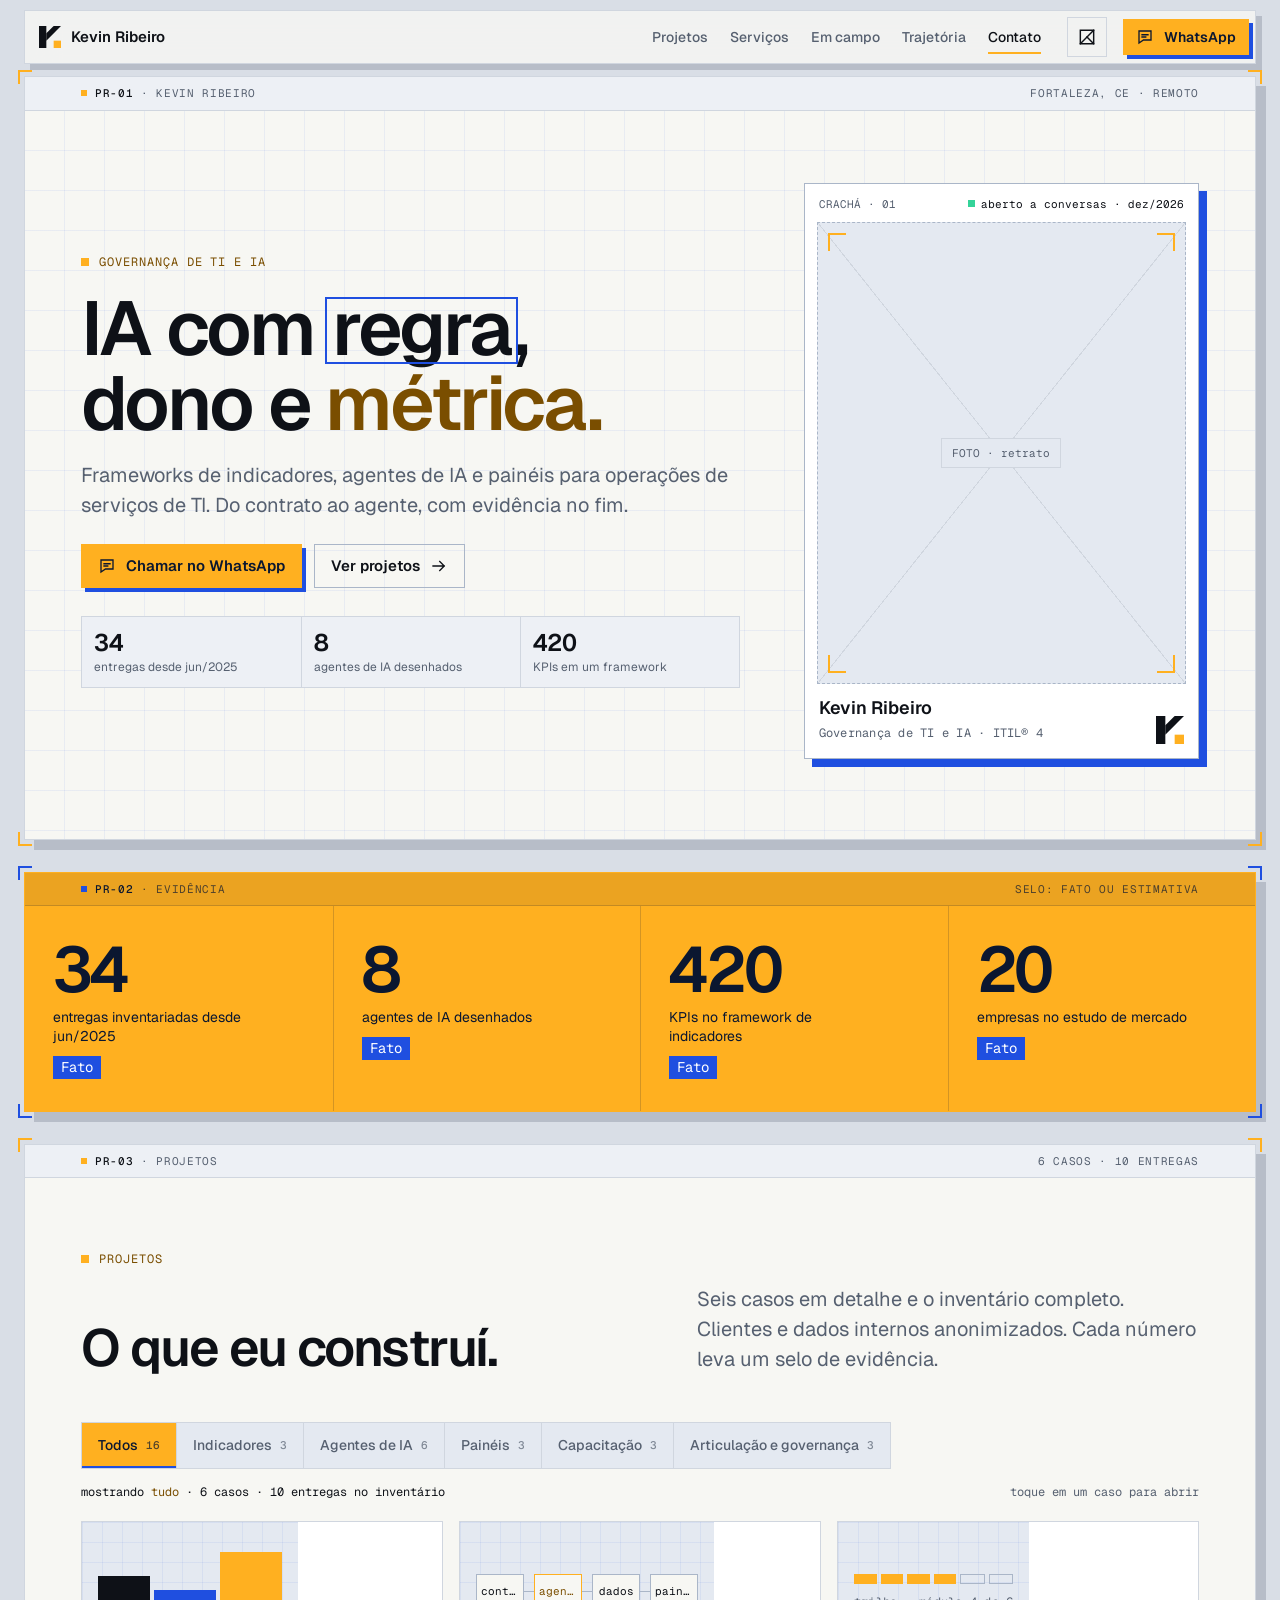
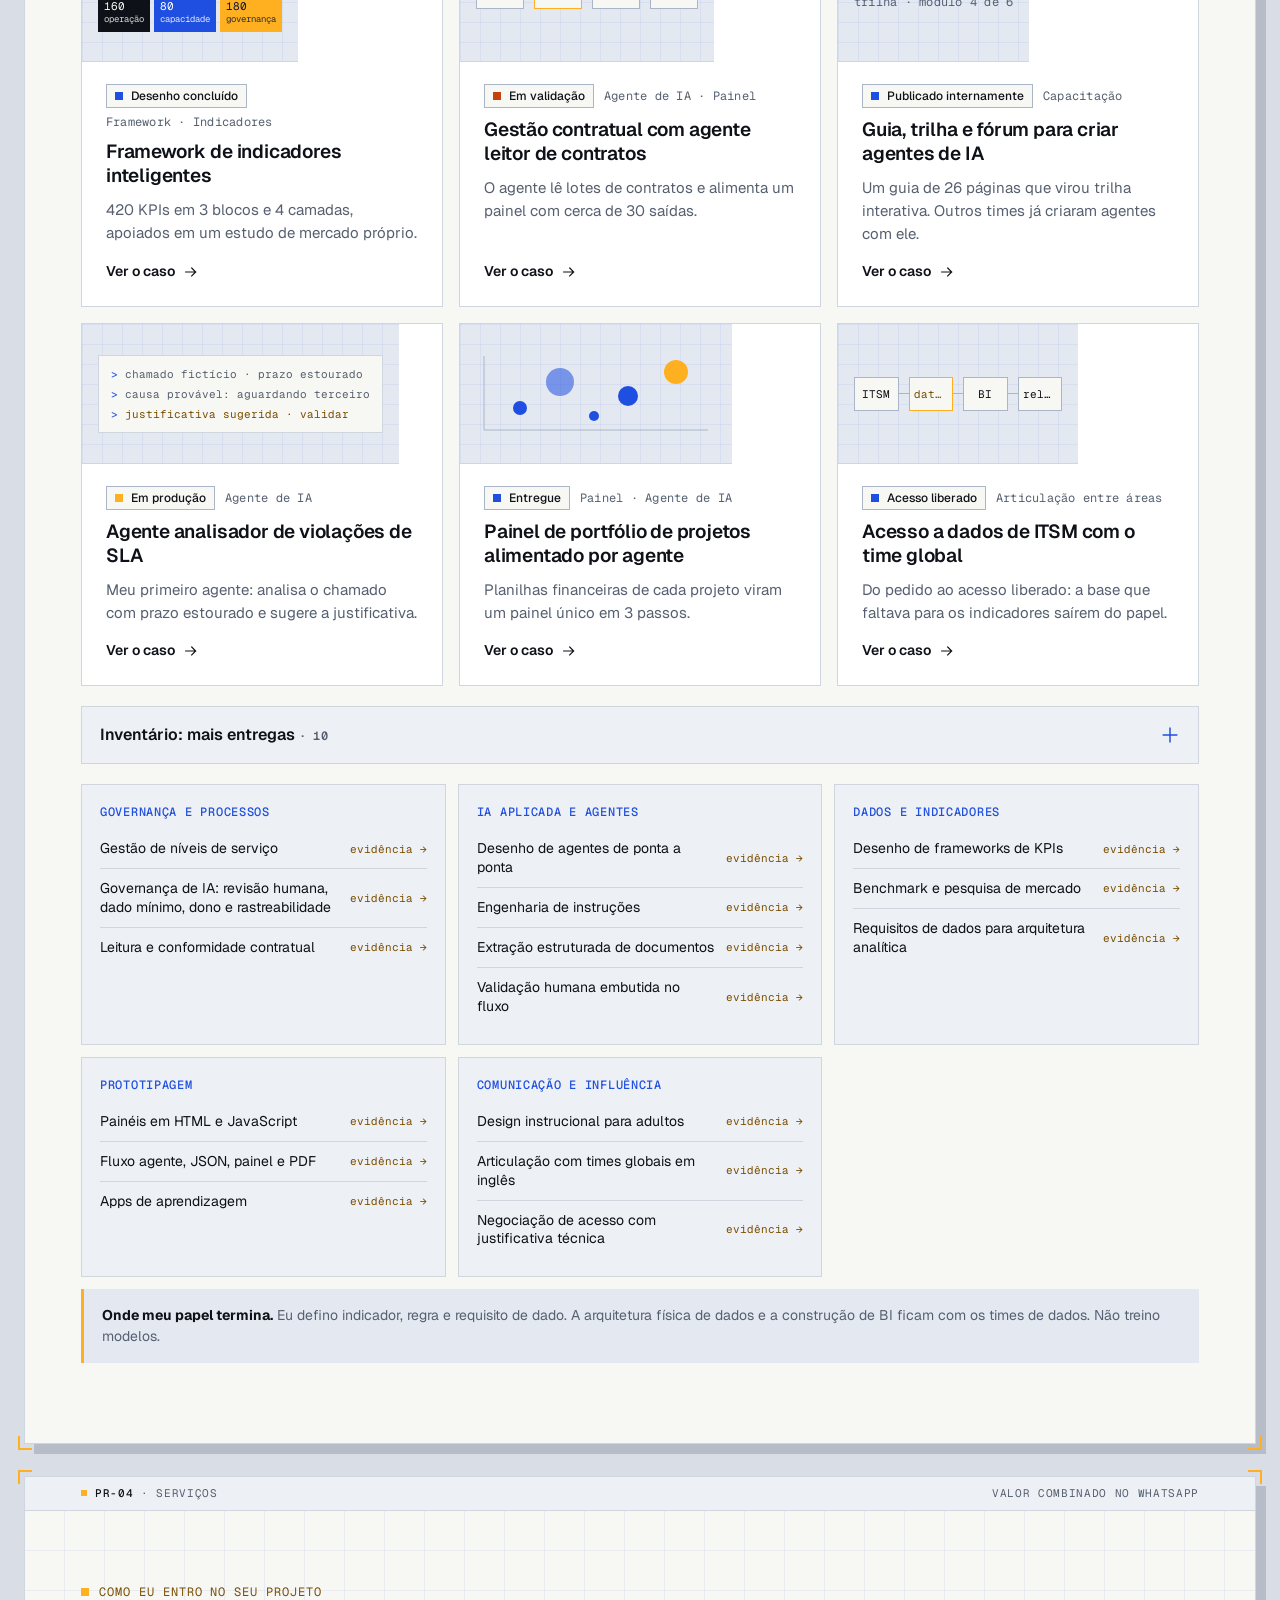
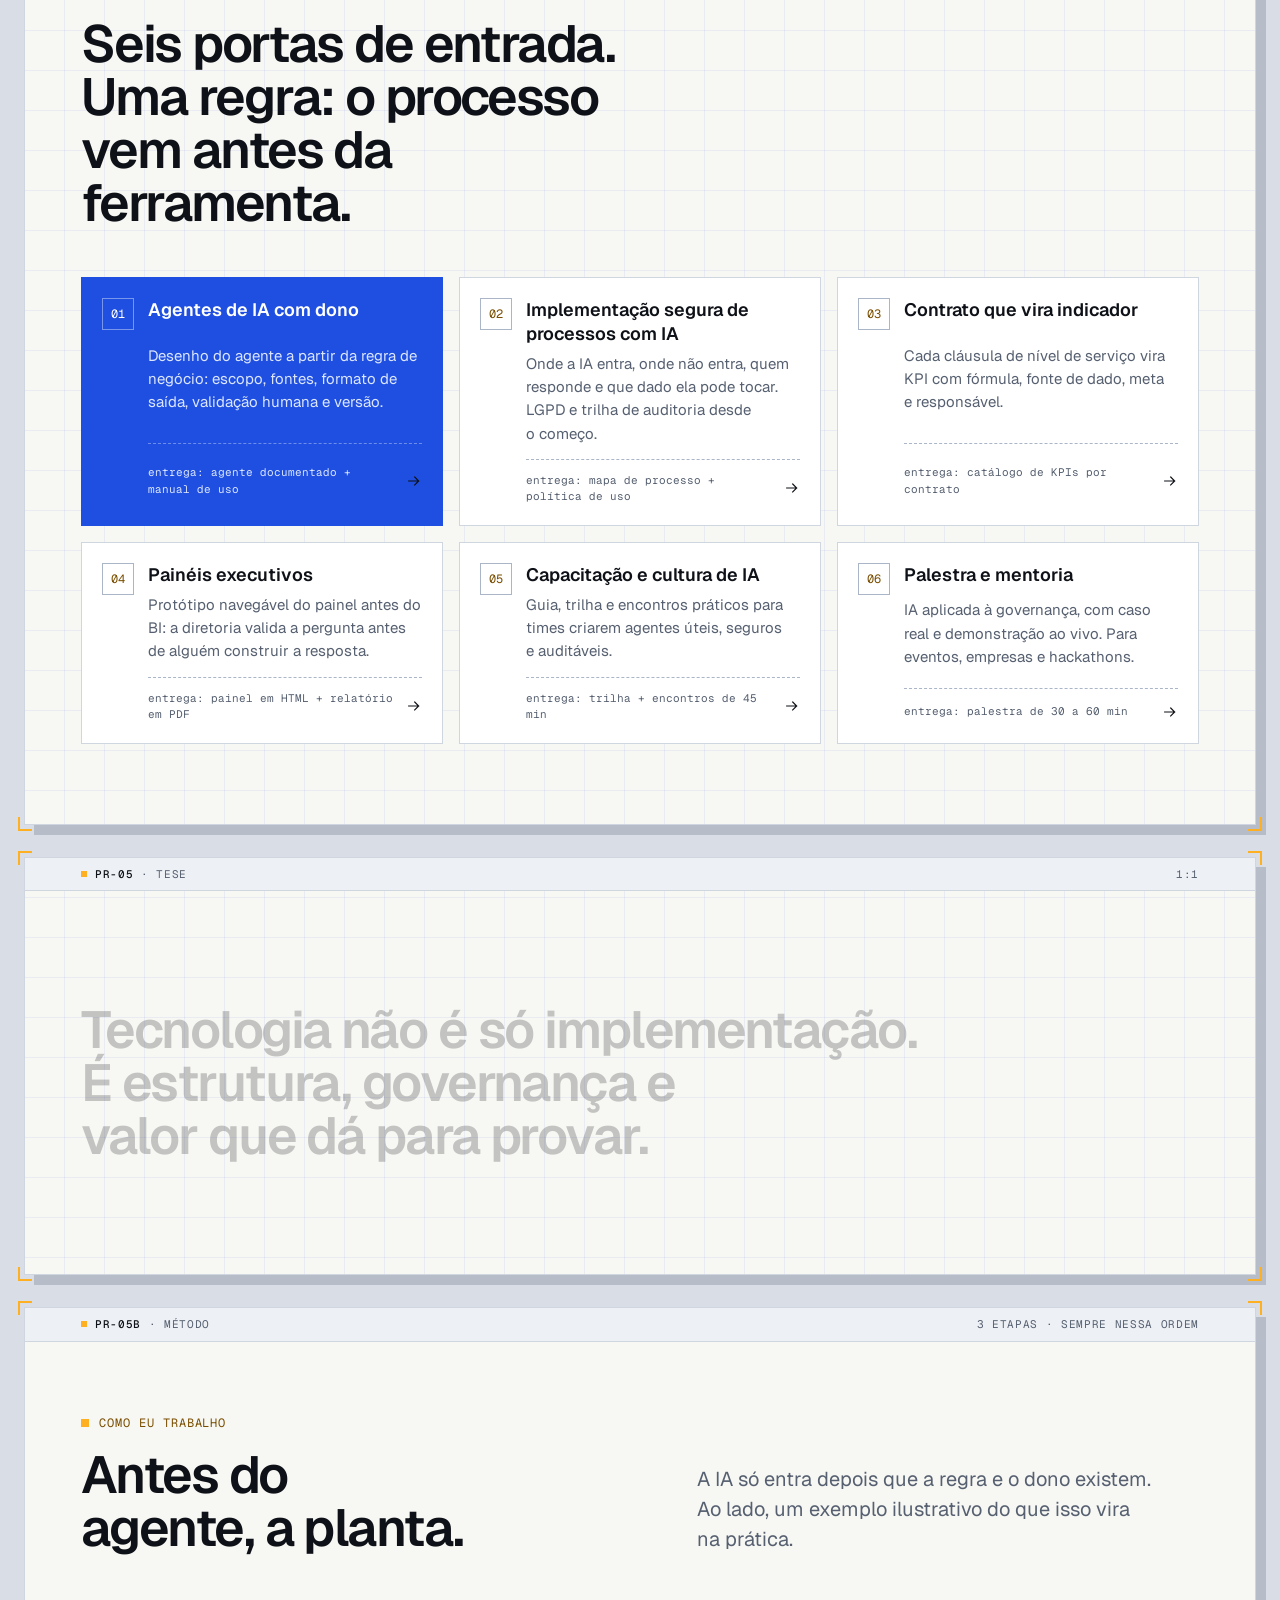
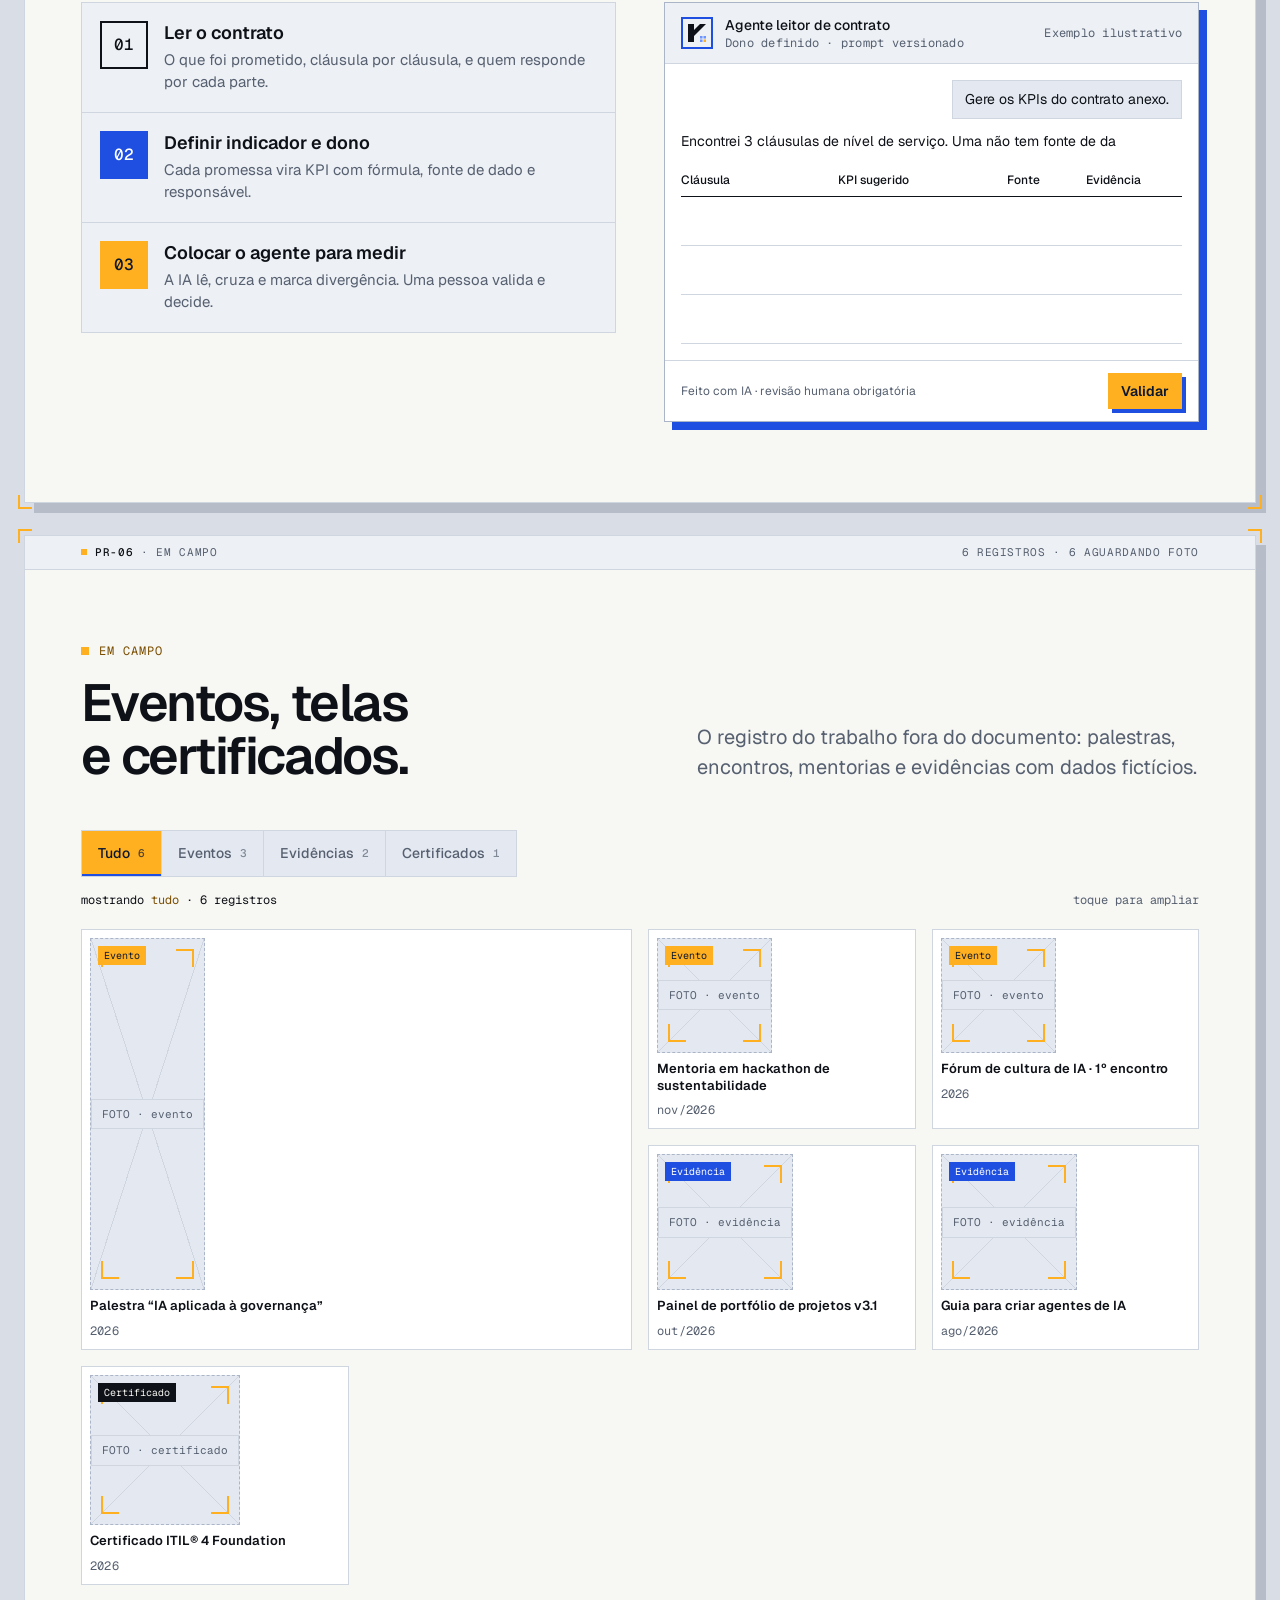
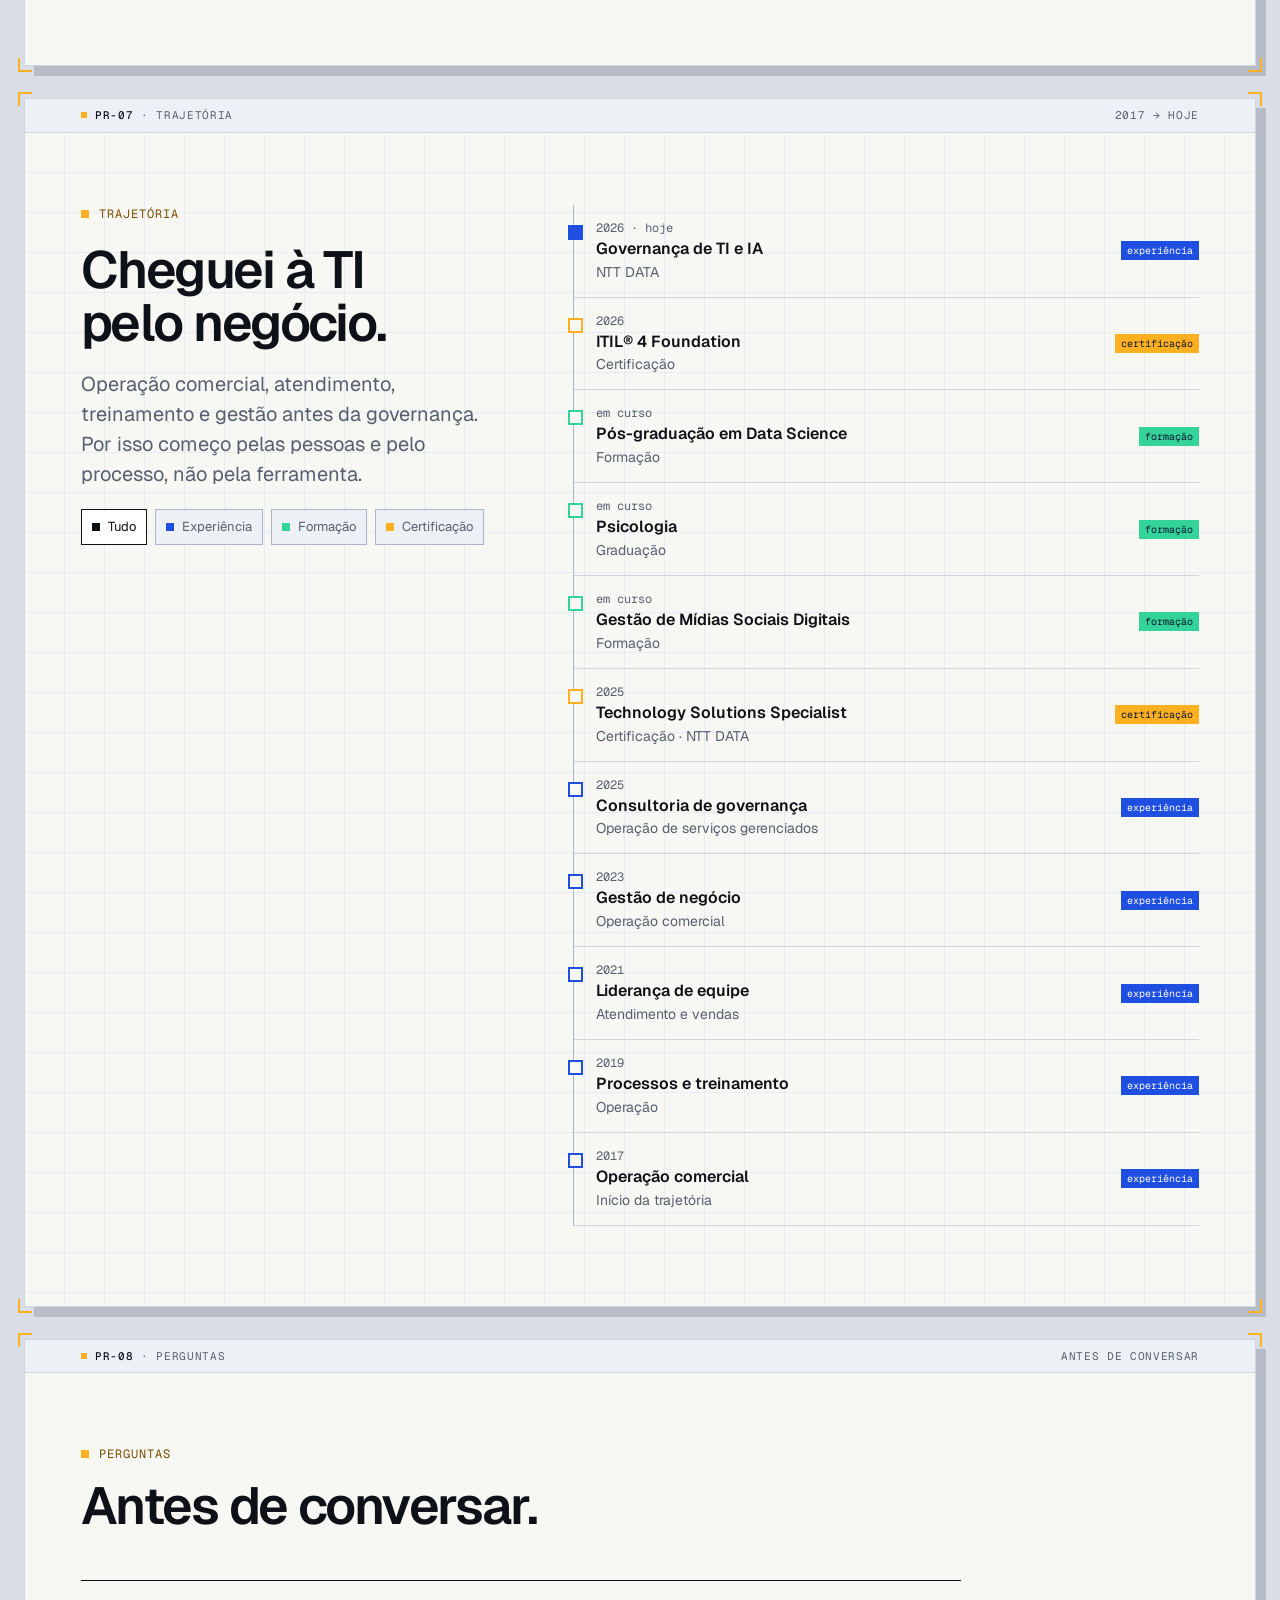
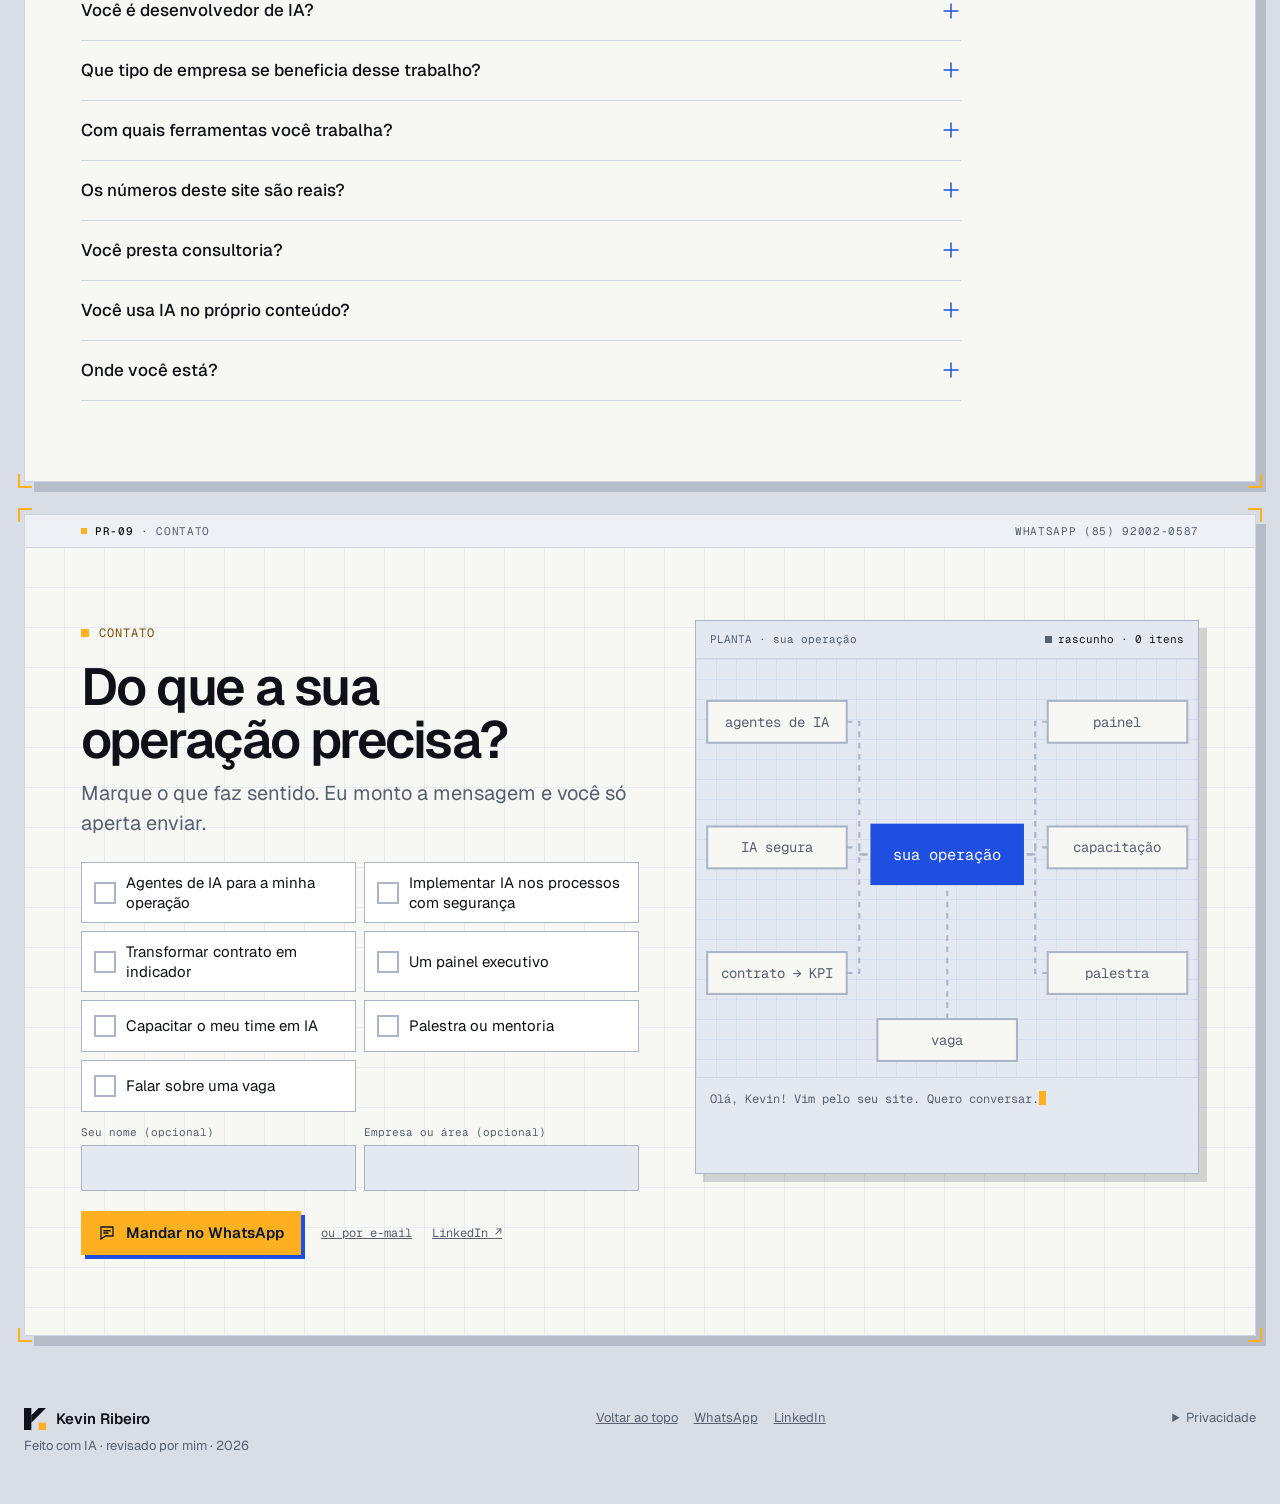
<file: v2/index.html>
<!doctype html>
<html lang="pt-BR" class="no-js">
<head>
<meta charset="utf-8">
<meta name="viewport" content="width=device-width, initial-scale=1, viewport-fit=cover">
<title>Kevin Ribeiro · Governança de TI e IA</title>
<meta name="description" content="Kevin Ribeiro, governança de TI e IA em Fortaleza. Agentes de IA, indicadores e painéis com regra, dono e métrica. Do contrato ao agente, com evidência no fim.">
<meta property="og:type" content="website">
<meta property="og:title" content="Kevin Ribeiro · IA com regra, dono e métrica">
<meta property="og:description" content="Agentes de IA, indicadores e painéis para operações de serviços de TI. Do contrato ao agente, com evidência no fim.">
<meta property="og:image" content="og.png">
<meta property="og:locale" content="pt_BR">
<meta name="twitter:card" content="summary_large_image">
<meta name="theme-color" content="#050B18">
<link rel="icon" href="data:image/svg+xml,%3Csvg xmlns='http://www.w3.org/2000/svg' viewBox='-0.5 -0.5 4 4'%3E%3Crect x='-0.5' y='-0.5' width='4' height='4' fill='%230B1730'/%3E%3Crect width='1' height='3' fill='%23fff'/%3E%3Cpath d='M1 1 2 0h1L1 2z' fill='%23fff'/%3E%3Crect x='2' y='2' width='1' height='1' fill='%23FFB020'/%3E%3C/svg%3E">
<script>document.documentElement.classList.remove('no-js');try{var t=localStorage.getItem('kr-theme');if(t)document.documentElement.setAttribute('data-theme',t)}catch(e){}</script>
<link rel="preconnect" href="https://fonts.googleapis.com">
<link rel="preconnect" href="https://fonts.gstatic.com" crossorigin>
<link rel="stylesheet" href="https://fonts.googleapis.com/css2?family=Geist:wght@400;500;600&family=Geist+Mono:wght@400;500&display=swap">
<link rel="stylesheet" href="assets/site.css">
<script type="application/ld+json">{"@context":"https://schema.org","@type":"Person","name":"Kevin Ribeiro","jobTitle":"Governança de TI e IA","address":{"@type":"PostalAddress","addressLocality":"Fortaleza","addressRegion":"CE","addressCountry":"BR"},"sameAs":["https://www.linkedin.com/in/johnkevinribeiro"]}</script>
</head>
<body>

<svg width="0" height="0" style="position:absolute" aria-hidden="true">
  <symbol id="i-arrow" viewBox="0 0 24 24"><path d="M4 12h15M13 6l6 6-6 6"/></symbol>
  <symbol id="i-chat" viewBox="0 0 24 24"><path d="M4 4h16v12H10l-6 4z"/><path d="M8 9h8M8 12h5"/></symbol>
  <symbol id="i-in" viewBox="0 0 24 24"><path d="M4 4h16v16H4z"/><path d="M8 10v6M8 7v.5M12 16v-6M12 12.5c0-1.5 1-2.5 2.5-2.5S16 11 16 12.5V16"/></symbol>
  <symbol id="i-mail" viewBox="0 0 24 24"><path d="M3 5h18v14H3z"/><path d="M3 6l9 7 9-7"/></symbol>
  <symbol id="i-plus" viewBox="0 0 24 24"><path d="M12 4v16M4 12h16"/></symbol>
  <symbol id="i-x" viewBox="0 0 24 24"><path d="M5 5l14 14M19 5L5 19"/></symbol>
  <symbol id="i-theme" viewBox="0 0 24 24"><path d="M4 4h16v16H4z"/><path d="M4 20L20 4" /><path d="M12 12l8 8"/></symbol>
  <symbol id="i-prev" viewBox="0 0 24 24"><path d="M15 5l-7 7 7 7"/></symbol>
  <symbol id="i-next" viewBox="0 0 24 24"><path d="M9 5l7 7-7 7"/></symbol>
  <symbol id="k" viewBox="0 0 3 3"><rect width="1" height="3" fill="currentColor"/><path d="M1 1 2 0h1L1 2z" fill="currentColor"/><rect x="2" y="2" width="1" height="1" fill="#FFB020"/></symbol>
</svg>

<a class="skip" href="#conteudo">Pular para o conteúdo</a>
<div class="progress" id="progress" aria-hidden="true"></div>

<header class="nav">
  <div class="nav-bar">
    <a class="brand" href="#topo" aria-label="Kevin Ribeiro, início"><svg aria-hidden="true"><use href="#k"/></svg>Kevin Ribeiro</a>
    <nav class="links" aria-label="Seções">
      <a href="#projetos">Projetos</a>
      <a href="#servicos">Serviços</a>
      <a href="#campo">Em campo</a>
      <a href="#trajetoria">Trajetória</a>
      <a href="#contato">Contato</a>
    </nav>
    <button class="icon-btn" id="theme" type="button" aria-label="Alternar tema claro ou escuro"><svg class="ic"><use href="#i-theme"/></svg></button>
    <a class="btn btn-primary btn-sm js-wa" href="https://wa.me/5585920020587" target="_blank" rel="noopener"><svg class="ic" aria-hidden="true"><use href="#i-chat"/></svg>WhatsApp</a>
    <button class="icon-btn menu-btn" id="menu-btn" type="button" aria-expanded="false" aria-controls="panel" aria-label="Abrir menu"><i></i><i></i></button>
  </div>
</header>
<div class="panel" id="panel" hidden>
  <a href="#projetos">Projetos <span>02</span></a>
  <a href="#servicos">Serviços <span>04</span></a>
  <a href="#campo">Em campo <span>06</span></a>
  <a href="#trajetoria">Trajetória <span>07</span></a>
  <a href="#contato">Contato <span>09</span></a>
  <a class="btn btn-primary js-wa" href="https://wa.me/5585920020587" target="_blank" rel="noopener"><svg class="ic" aria-hidden="true"><use href="#i-chat"/></svg>Chamar no WhatsApp</a>
</div>

<main id="conteudo">

  <!-- 01 · HERO -->
  <section id="topo" class="sheet hero" aria-labelledby="t-hero">
    <div class="sheet-bar"><span><span class="dot"></span><b>PR-01</b> · Kevin Ribeiro</span><span id="disp">Fortaleza, CE · remoto</span></div>
    <div class="sheet-in grid-bg">
      <div class="hero-copy">
        <p class="kicker">Governança de TI e IA</p>
        <h1 class="h1" id="t-hero">IA com <span class="bx">regra</span>,<br>dono e <span class="hl">métrica.</span></h1>
        <p class="lead" id="hero-sub">Frameworks de indicadores, agentes de IA e painéis para operações de serviços de TI. Do contrato ao agente, com evidência no fim.</p>
        <div class="cta-row">
          <a class="btn btn-primary js-wa" href="https://wa.me/5585920020587" target="_blank" rel="noopener"><svg class="ic" aria-hidden="true"><use href="#i-chat"/></svg>Chamar no WhatsApp</a>
          <a class="btn btn-ghost" href="#projetos">Ver projetos<svg class="ic" aria-hidden="true"><use href="#i-arrow"/></svg></a>
        </div>
        <ul class="proof" id="proof">
          <li><b>34</b><span>entregas desde jun/2025</span></li>
          <li><b>8</b><span>agentes de IA desenhados</span></li>
          <li><b>420</b><span>KPIs em um framework</span></li>
        </ul>
      </div>
      <figure class="badge" id="badge">
        <div class="badge-top"><span>CRACHÁ · 01</span><span class="live" id="badge-live">aberto a conversas</span></div>
        <div class="frame frame--ph" id="hero-frame"><i class="corner c1"></i><i class="corner c2"></i><i class="corner c3"></i><i class="corner c4"></i><span>FOTO · retrato</span></div>
        <figcaption><span><b>Kevin Ribeiro</b><span class="cap muted">Governança de TI e IA · ITIL® 4</span></span><svg class="k" aria-hidden="true"><use href="#k"/></svg></figcaption>
      </figure>
    </div>
  </section>

  <!-- 02 · NÚMEROS -->
  <section class="sheet sheet--accent" aria-label="Números com evidência">
    <div class="sheet-bar"><span><span class="dot"></span><b>PR-02</b> · Evidência</span><span>selo: fato ou estimativa</span></div>
    <ul class="nums" id="nums"></ul>
  </section>

  <!-- 03 · PROJETOS -->
  <section id="projetos" class="sheet" aria-labelledby="t-proj">
    <div class="sheet-bar"><span><span class="dot"></span><b>PR-03</b> · Projetos</span><span id="proj-total">6 casos · 10 entregas</span></div>
    <div class="sheet-in">
      <div class="head">
        <p class="kicker">Projetos</p>
        <h2 class="h2" id="t-proj">O que eu construí.</h2>
        <p class="lead">Seis casos em detalhe e o inventário completo. Clientes e dados internos anonimizados. Cada número leva um selo de evidência.</p>
      </div>
      <div class="filters" id="proj-filters" role="toolbar" aria-label="Filtrar projetos por tema"><span class="ind" aria-hidden="true"></span></div>
      <p class="filter-meta"><span class="q" id="proj-q" aria-live="polite"></span><span class="hint">toque em um caso para abrir</span></p>
      <div class="stage">
        <span class="scan" id="proj-scan" aria-hidden="true"></span>
        <div class="projs rail" id="projs"></div>
      </div>
      <div class="rail-dots" id="projs-dots" aria-hidden="true"></div>
      <details class="inv" id="inv">
        <summary><span>Inventário: mais entregas <span class="cap muted" id="inv-n"></span></span><svg class="ic" aria-hidden="true"><use href="#i-plus"/></svg></summary>
        <ul class="inv-list" id="inv-list"></ul>
      </details>
      <div class="caps rail" id="caps"></div>
      <div class="rail-dots" id="caps-dots" aria-hidden="true"></div>
      <p class="limit"><b>Onde meu papel termina.</b> Eu defino indicador, regra e requisito de dado. A arquitetura física de dados e a construção de BI ficam com os times de dados. Não treino modelos.</p>
    </div>
  </section>

  <!-- 04 · SERVIÇOS -->
  <section id="servicos" class="sheet" aria-labelledby="t-svc">
    <div class="sheet-bar"><span><span class="dot"></span><b>PR-04</b> · Serviços</span><span>valor combinado no WhatsApp</span></div>
    <div class="sheet-in grid-bg">
      <div class="head">
        <p class="kicker">Como eu entro no seu projeto</p>
        <h2 class="h2" id="t-svc">Seis portas de entrada.<br>Uma regra: o processo vem antes da ferramenta.</h2>
      </div>
      <div class="svc" id="svc"></div>
    </div>
  </section>

  <!-- 05 · TESE + MÉTODO -->
  <section class="sheet thesis grid-bg" aria-label="Tese">
    <div class="sheet-bar"><span><span class="dot"></span><b>PR-05</b> · Tese</span><span>1:1</span></div>
    <div class="sheet-in">
      <p class="h2" id="tagline">Tecnologia não é só implementação.<br>É estrutura, governança e<br>valor que dá para provar.</p>
    </div>
  </section>

  <section id="metodo" class="sheet" aria-labelledby="t-met">
    <div class="sheet-bar"><span><span class="dot"></span><b>PR-05B</b> · Método</span><span>3 etapas · sempre nessa ordem</span></div>
    <div class="sheet-in">
      <div class="head">
        <p class="kicker">Como eu trabalho</p>
        <h2 class="h2" id="t-met">Antes do agente, a planta.</h2>
        <p class="lead">A IA só entra depois que a regra e o dono existem. Ao lado, um exemplo ilustrativo do que isso vira na prática.</p>
      </div>
      <div class="method">
        <ol class="steps">
          <li class="step"><span class="step-n">01</span><h3>Ler o contrato</h3><p>O que foi prometido, cláusula por cláusula, e quem responde por cada parte.</p></li>
          <li class="step"><span class="step-n">02</span><h3>Definir indicador e dono</h3><p>Cada promessa vira KPI com fórmula, fonte de dado e responsável.</p></li>
          <li class="step"><span class="step-n">03</span><h3>Colocar o agente para medir</h3><p>A IA lê, cruza e marca divergência. Uma pessoa valida e decide.</p></li>
        </ol>
        <figure class="agent" id="agent" aria-label="Exemplo ilustrativo da interface de um agente leitor de contrato">
          <div class="agent-head">
            <div class="agent-id"><span class="agent-av"><svg aria-hidden="true" viewBox="0 0 3 3"><rect width="1" height="3" fill="currentColor"/><path d="M1 1 2 0h1L1 2z" fill="currentColor"/><rect x="2.58" y="2.58" width=".42" height=".42" fill="#FFB020"/><rect x="2" y="2" width=".42" height=".42" fill="#6E95FF"/><rect x="2.58" y="2" width=".42" height=".42" fill="#6E95FF"/><rect x="2" y="2.58" width=".42" height=".42" fill="#6E95FF"/></svg></span>
              <div><p class="small" style="font-weight:500">Agente leitor de contrato</p><p class="cap muted">Dono definido · prompt versionado</p></div></div>
            <span class="cap muted">Exemplo ilustrativo</span>
          </div>
          <div class="agent-body">
            <p class="ask">Gere os KPIs do contrato anexo.</p>
            <p class="typing" id="typing">Encontrei 3 cláusulas de nível de serviço. Uma não tem fonte de dado.</p>
            <div style="overflow-x:auto">
              <table class="tbl">
                <thead><tr><th>Cláusula</th><th>KPI sugerido</th><th class="hide-sm">Fonte</th><th>Evidência</th></tr></thead>
                <tbody>
                  <tr><td>Resposta P1 em 30 min</td><td>Tempo médio de resposta P1</td><td class="hide-sm">Incidentes</td><td><span class="seal seal-fato">Fato</span></td></tr>
                  <tr><td>Reincidência abaixo de 5%</td><td>Taxa de reincidência</td><td class="hide-sm">Problemas</td><td><span class="seal seal-fato">Fato</span></td></tr>
                  <tr class="flag"><td>Satisfação “adequada”</td><td>CSAT pós atendimento</td><td class="hide-sm">Não definida</td><td><span class="seal seal-est">Inferência</span></td></tr>
                </tbody>
              </table>
            </div>
          </div>
          <div class="agent-foot"><span>Feito com IA · revisão humana obrigatória</span><span class="btn btn-primary btn-sm" aria-hidden="true">Validar</span></div>
        </figure>
      </div>
    </div>
  </section>

  <!-- 06 · EM CAMPO -->
  <section id="campo" class="sheet" aria-labelledby="t-campo">
    <div class="sheet-bar"><span><span class="dot"></span><b>PR-06</b> · Em campo</span><span id="gal-total"></span></div>
    <div class="sheet-in">
      <div class="head">
        <p class="kicker">Em campo</p>
        <h2 class="h2" id="t-campo">Eventos, telas e certificados.</h2>
        <p class="lead">O registro do trabalho fora do documento: palestras, encontros, mentorias e evidências com dados fictícios.</p>
      </div>
      <div class="filters" id="gal-filters" role="toolbar" aria-label="Filtrar registros"><span class="ind" aria-hidden="true"></span></div>
      <p class="filter-meta"><span class="q" id="gal-q" aria-live="polite"></span><span>toque para ampliar</span></p>
      <div class="stage">
        <span class="scan" id="gal-scan" aria-hidden="true"></span>
        <div class="gal" id="gal"></div>
      </div>
    </div>
  </section>

  <!-- 07 · TRAJETÓRIA -->
  <section id="trajetoria" class="sheet" aria-labelledby="t-tra">
    <div class="sheet-bar"><span><span class="dot"></span><b>PR-07</b> · Trajetória</span><span>2017 → hoje</span></div>
    <div class="sheet-in grid-bg">
      <div class="traj">
        <div style="display:flex;flex-direction:column;gap:20px">
          <p class="kicker">Trajetória</p>
          <h2 class="h2" id="t-tra">Cheguei à TI pelo negócio.</h2>
          <p class="lead">Operação comercial, atendimento, treinamento e gestão antes da governança. Por isso começo pelas pessoas e pelo processo, não pela ferramenta.</p>
          <div class="legend" id="legend" role="group" aria-label="Destacar na linha do tempo">
            <button type="button" data-tipo="todos" aria-pressed="true" style="--c:var(--fg)">Tudo</button>
            <button type="button" data-tipo="experiencia" aria-pressed="false">Experiência</button>
            <button type="button" data-tipo="formacao" aria-pressed="false">Formação</button>
            <button type="button" data-tipo="certificacao" aria-pressed="false">Certificação</button>
          </div>
        </div>
        <ol class="tl" id="tl"></ol>
      </div>
    </div>
  </section>

  <!-- 07B · NOTAS (aparece quando houver publicação) -->
  <section id="notas" class="sheet" aria-labelledby="t-notas" hidden>
    <div class="sheet-bar"><span><span class="dot"></span><b>PR-07B</b> · Notas</span><span>publicações</span></div>
    <div class="sheet-in">
      <div class="head"><p class="kicker">Notas de campo</p><h2 class="h2" id="t-notas">O que eu estou aprendendo.</h2></div>
      <div class="notes" id="notes"></div>
    </div>
  </section>

  <!-- 08 · FAQ -->
  <section id="faq" class="sheet" aria-labelledby="t-faq">
    <div class="sheet-bar"><span><span class="dot"></span><b>PR-08</b> · Perguntas</span><span>antes de conversar</span></div>
    <div class="sheet-in">
      <div class="head"><p class="kicker">Perguntas</p><h2 class="h2" id="t-faq">Antes de conversar.</h2></div>
      <div class="faq" id="faq-list"></div>
    </div>
  </section>

  <!-- 09 · CONTATO -->
  <section id="contato" class="sheet" aria-labelledby="t-con">
    <div class="sheet-bar"><span><span class="dot"></span><b>PR-09</b> · Contato</span><span id="wa-num">WhatsApp (85) 92002-0587</span></div>
    <div class="sheet-in grid-bg">
      <div class="need">
        <form class="need-a" id="need" onsubmit="return false">
          <p class="kicker">Contato</p>
          <h2 class="h2" id="t-con" style="margin-top:16px">Do que a sua operação precisa?</h2>
          <p class="lead" style="margin-top:12px">Marque o que faz sentido. Eu monto a mensagem e você só aperta enviar.</p>
          <fieldset style="border:0;padding:0;margin:0"><legend class="sr">Escolha o que você precisa</legend><div class="opts" id="opts"></div></fieldset>
        </form>
        <div class="need-b">
          <div class="fields">
            <label>Seu nome (opcional)<input id="f-nome" type="text" autocomplete="name"></label>
            <label>Empresa ou área (opcional)<input id="f-emp" type="text" autocomplete="organization"></label>
          </div>
          <div class="send-row">
            <a class="btn btn-primary" id="send" href="https://wa.me/5585920020587" target="_blank" rel="noopener"><svg class="ic" aria-hidden="true"><use href="#i-chat"/></svg>Mandar no WhatsApp</a>
            <a class="alt" id="send-mail" href="mailto:johnkevinribeiro@gmail.com">ou por e-mail</a>
            <a class="alt" href="https://www.linkedin.com/in/johnkevinribeiro" target="_blank" rel="noopener">LinkedIn ↗</a>
          </div>
        </div>
        <figure class="plan" id="plan" aria-label="Planta da sua necessidade, atualizada conforme você marca os itens">
          <div class="plan-head"><span>PLANTA · sua operação</span><span class="st" id="plan-st">rascunho · 0 itens</span></div>
          <svg class="map" id="map" viewBox="0 0 360 300" role="img" aria-hidden="true"></svg>
          <div class="msg" id="msg"></div>
        </figure>
      </div>
    </div>
  </section>
</main>

<footer>
  <div class="foot">
    <div style="display:flex;flex-direction:column;gap:6px">
      <span class="brand" style="margin:0"><svg aria-hidden="true"><use href="#k"/></svg>Kevin Ribeiro</span>
      <span>Feito com IA · revisado por mim · 2026</span>
    </div>
    <nav aria-label="Rodapé">
      <a href="#topo">Voltar ao topo</a>
      <a class="js-wa" href="https://wa.me/5585920020587" target="_blank" rel="noopener">WhatsApp</a>
      <a href="https://www.linkedin.com/in/johnkevinribeiro" target="_blank" rel="noopener">LinkedIn</a>
    </nav>
    <details><summary>Privacidade</summary><p>Este site não usa cookies, formulários com envio nem ferramentas de rastreamento. A mensagem do contato é montada no seu navegador e só sai quando você aperta enviar. As fontes vêm do Google Fonts, que recebe o endereço IP de quem visita.</p></details>
  </div>
</footer>

<a class="fab js-wa" id="fab" href="https://wa.me/5585920020587" target="_blank" rel="noopener" aria-label="Chamar no WhatsApp"><svg class="ic" aria-hidden="true"><use href="#i-chat"/></svg>WhatsApp</a>

<dialog class="dlg" id="caso" aria-labelledby="caso-t">
  <div class="dlg-in">
    <div class="dlg-head"><div><p class="cap muted" id="caso-meta"></p><h3 class="h3" id="caso-t" style="margin-top:6px"></h3></div><button class="icon-btn" type="button" data-close aria-label="Fechar"><svg class="ic"><use href="#i-x"/></svg></button></div>
    <div class="dlg-body" id="caso-body"></div>
  </div>
</dialog>

<dialog class="dlg lb" id="lb" aria-labelledby="lb-t">
  <div class="dlg-in">
    <div class="dlg-head"><div><p class="cap muted" id="lb-meta"></p><h3 class="h3" id="lb-t" style="margin-top:6px"></h3></div><button class="icon-btn" type="button" data-close aria-label="Fechar"><svg class="ic"><use href="#i-x"/></svg></button></div>
    <div class="lb-img" id="lb-img"></div>
    <div class="lb-foot"><p class="small muted" id="lb-cap"></p><span style="display:flex;gap:8px"><button class="icon-btn" type="button" id="lb-prev" aria-label="Anterior"><svg class="ic"><use href="#i-prev"/></svg></button><button class="icon-btn" type="button" id="lb-next" aria-label="Próxima"><svg class="ic"><use href="#i-next"/></svg></button></span></div>
  </div>
</dialog>

<script src="assets/site.js" defer></script>
</body>
</html>
</file>
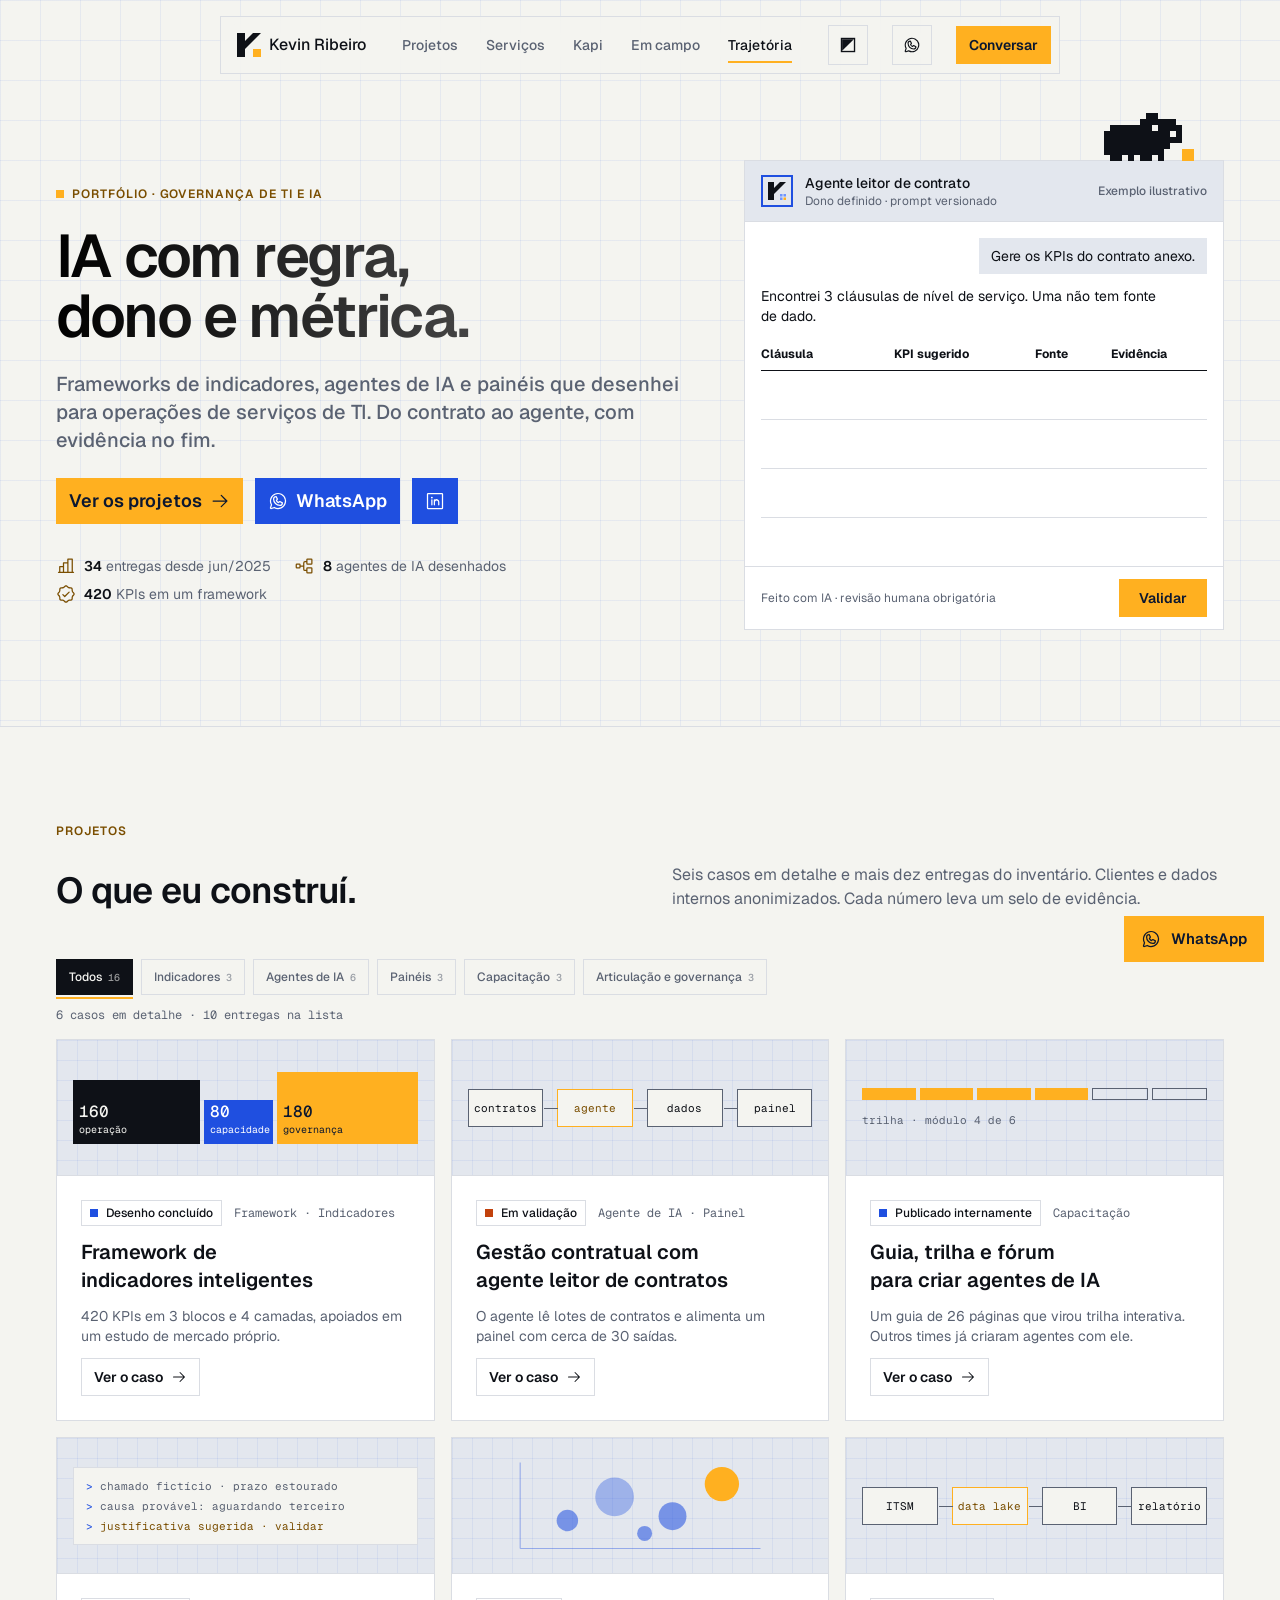
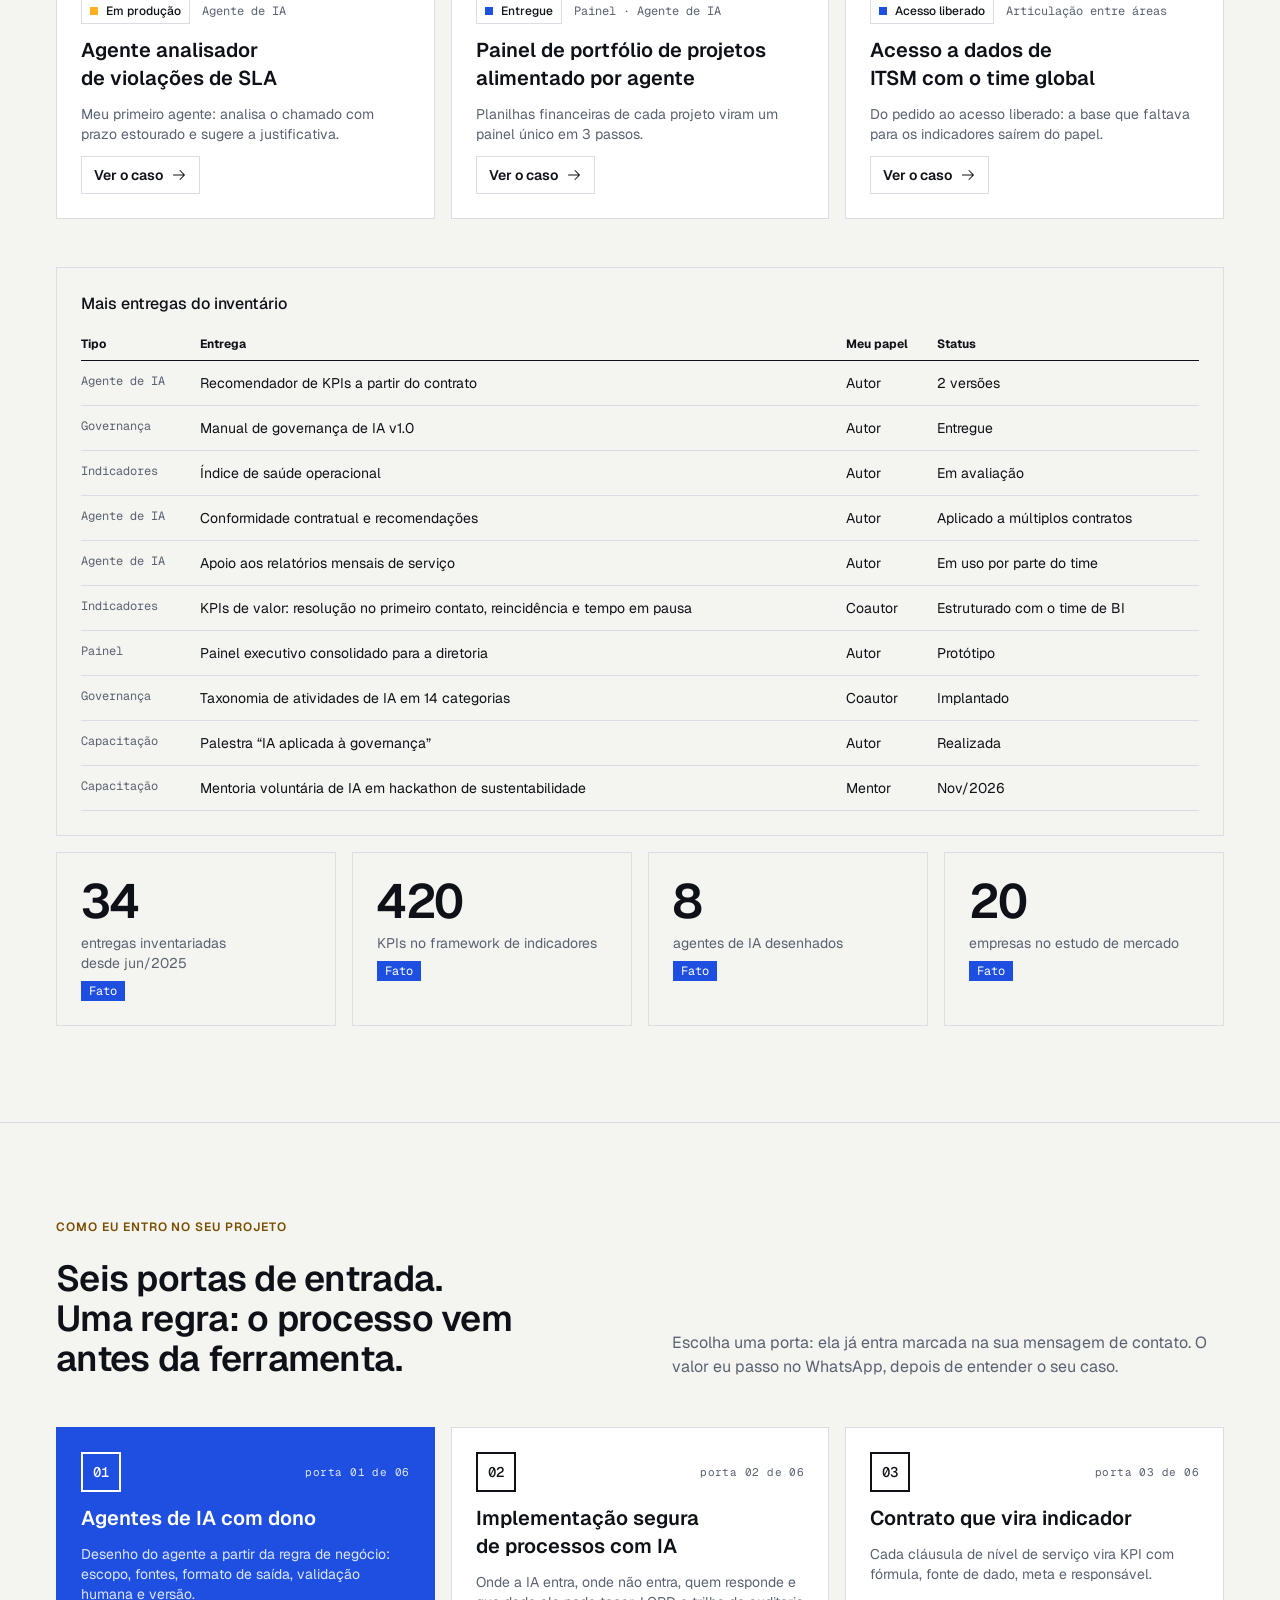
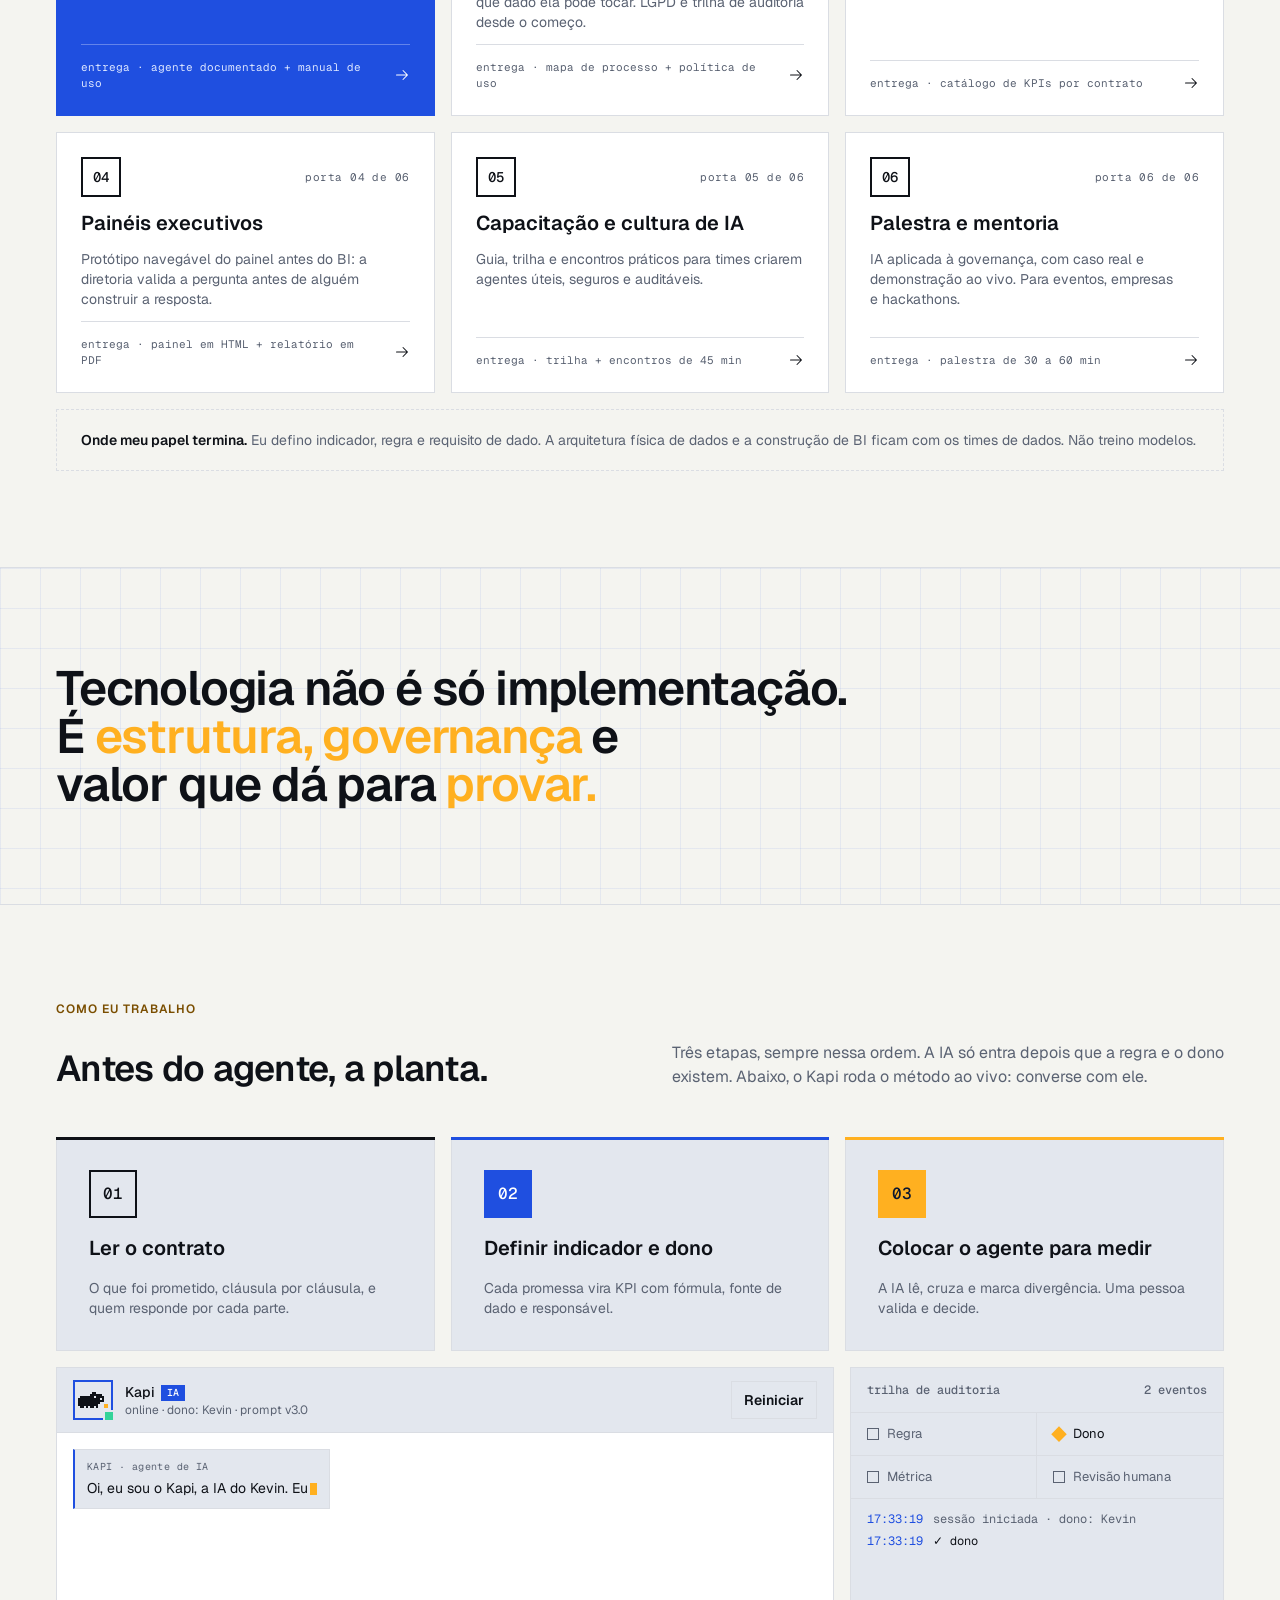
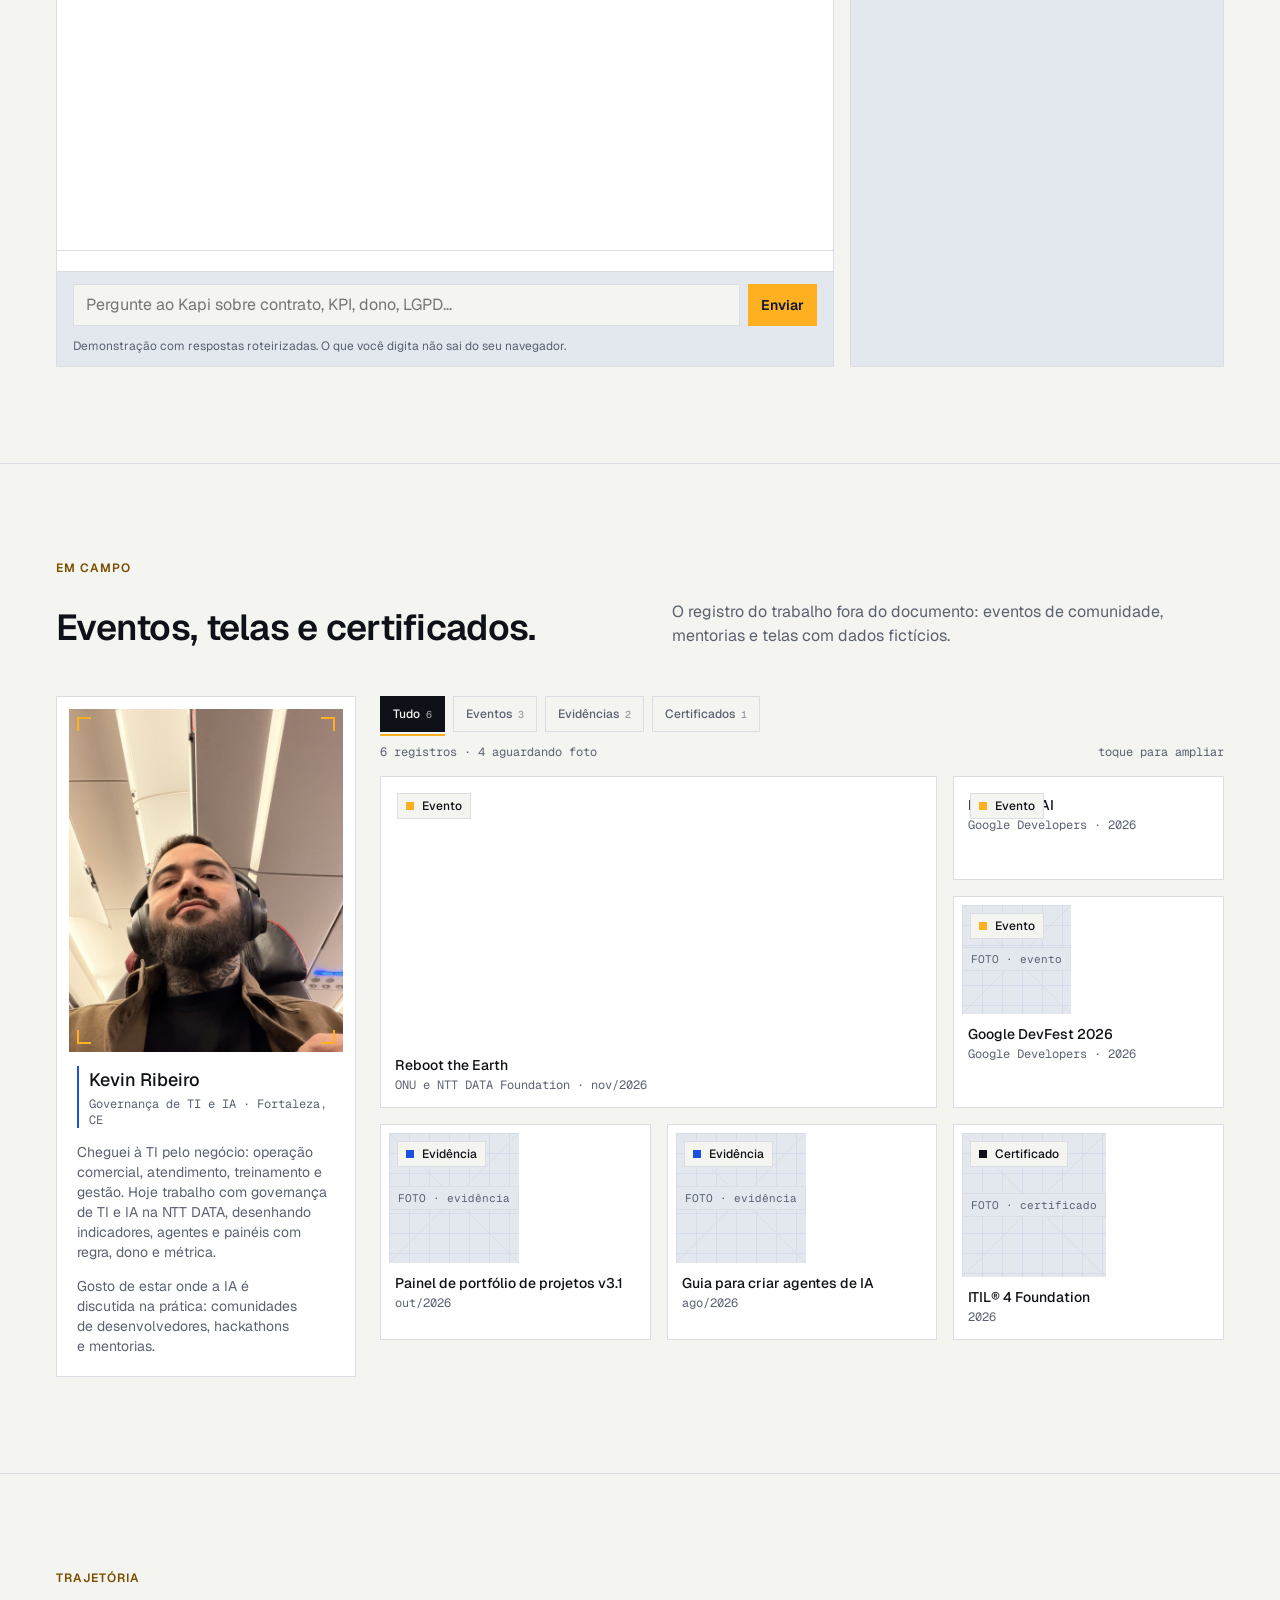
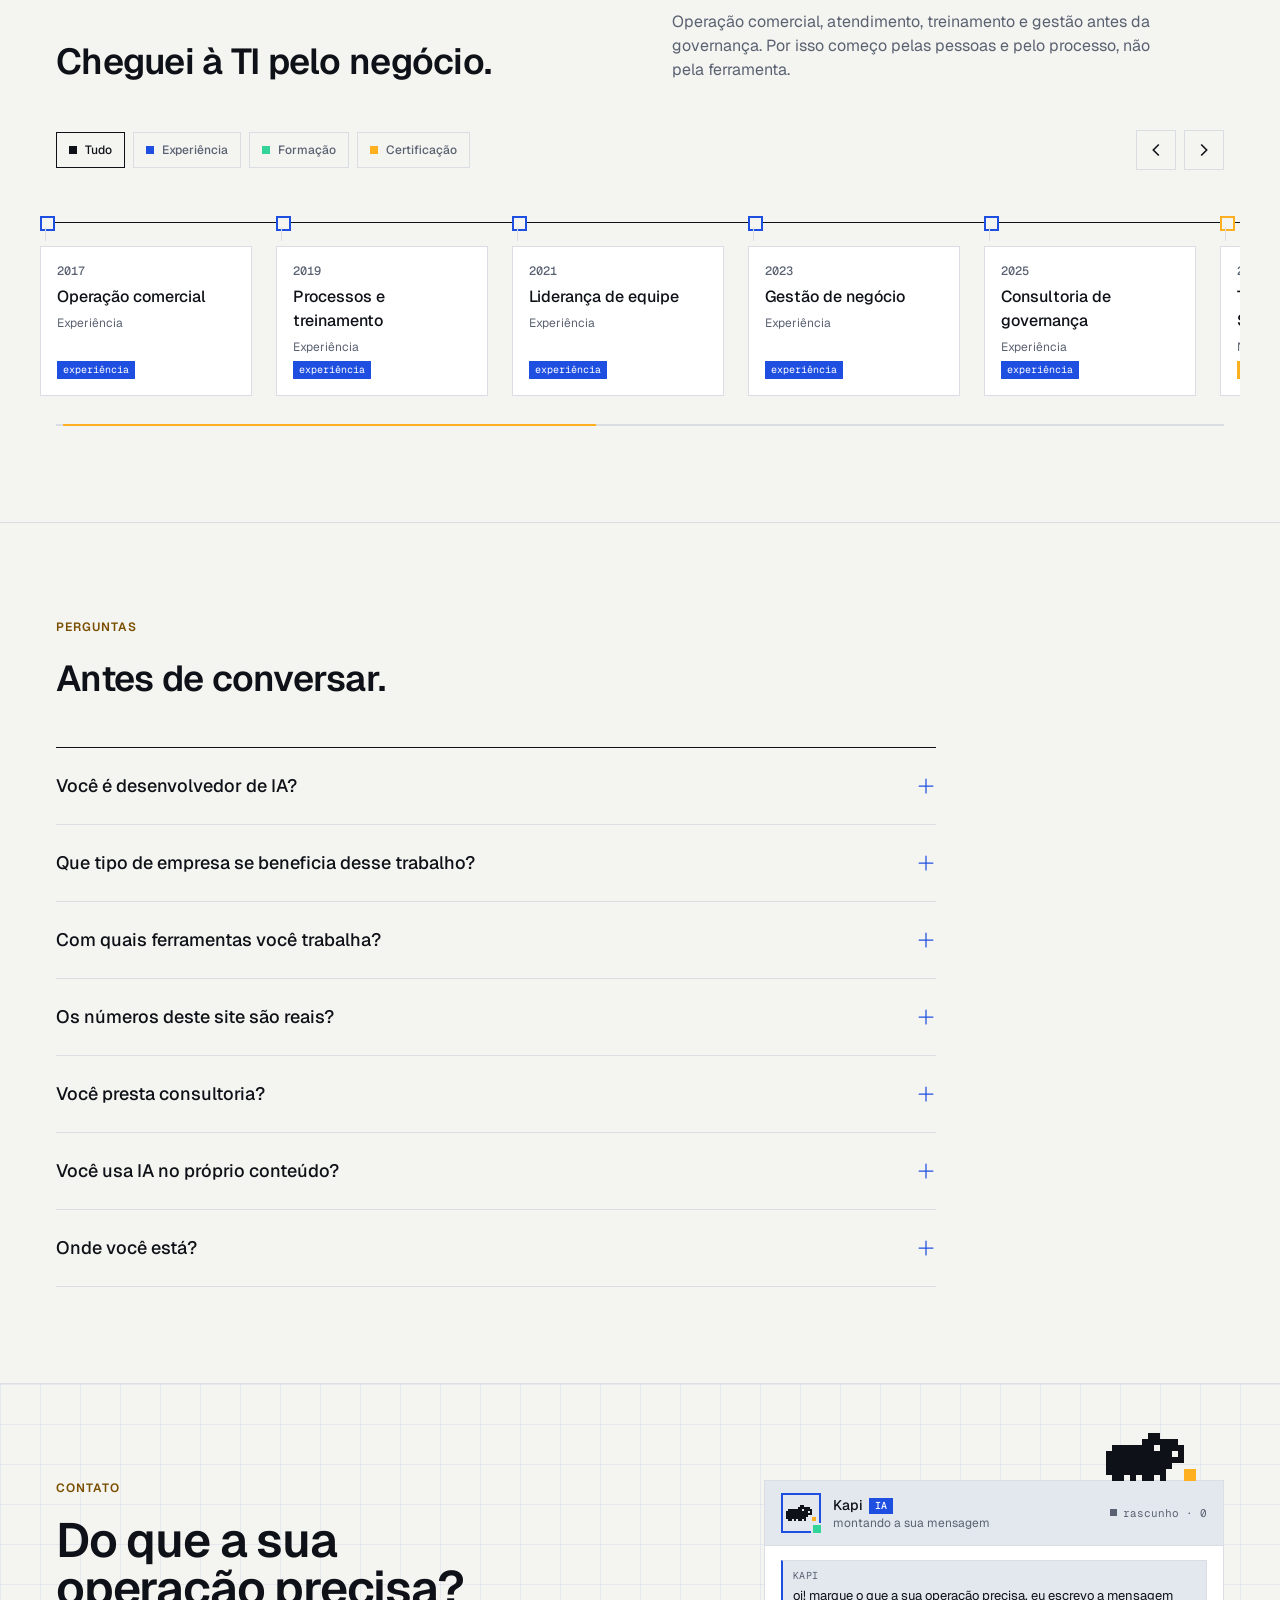
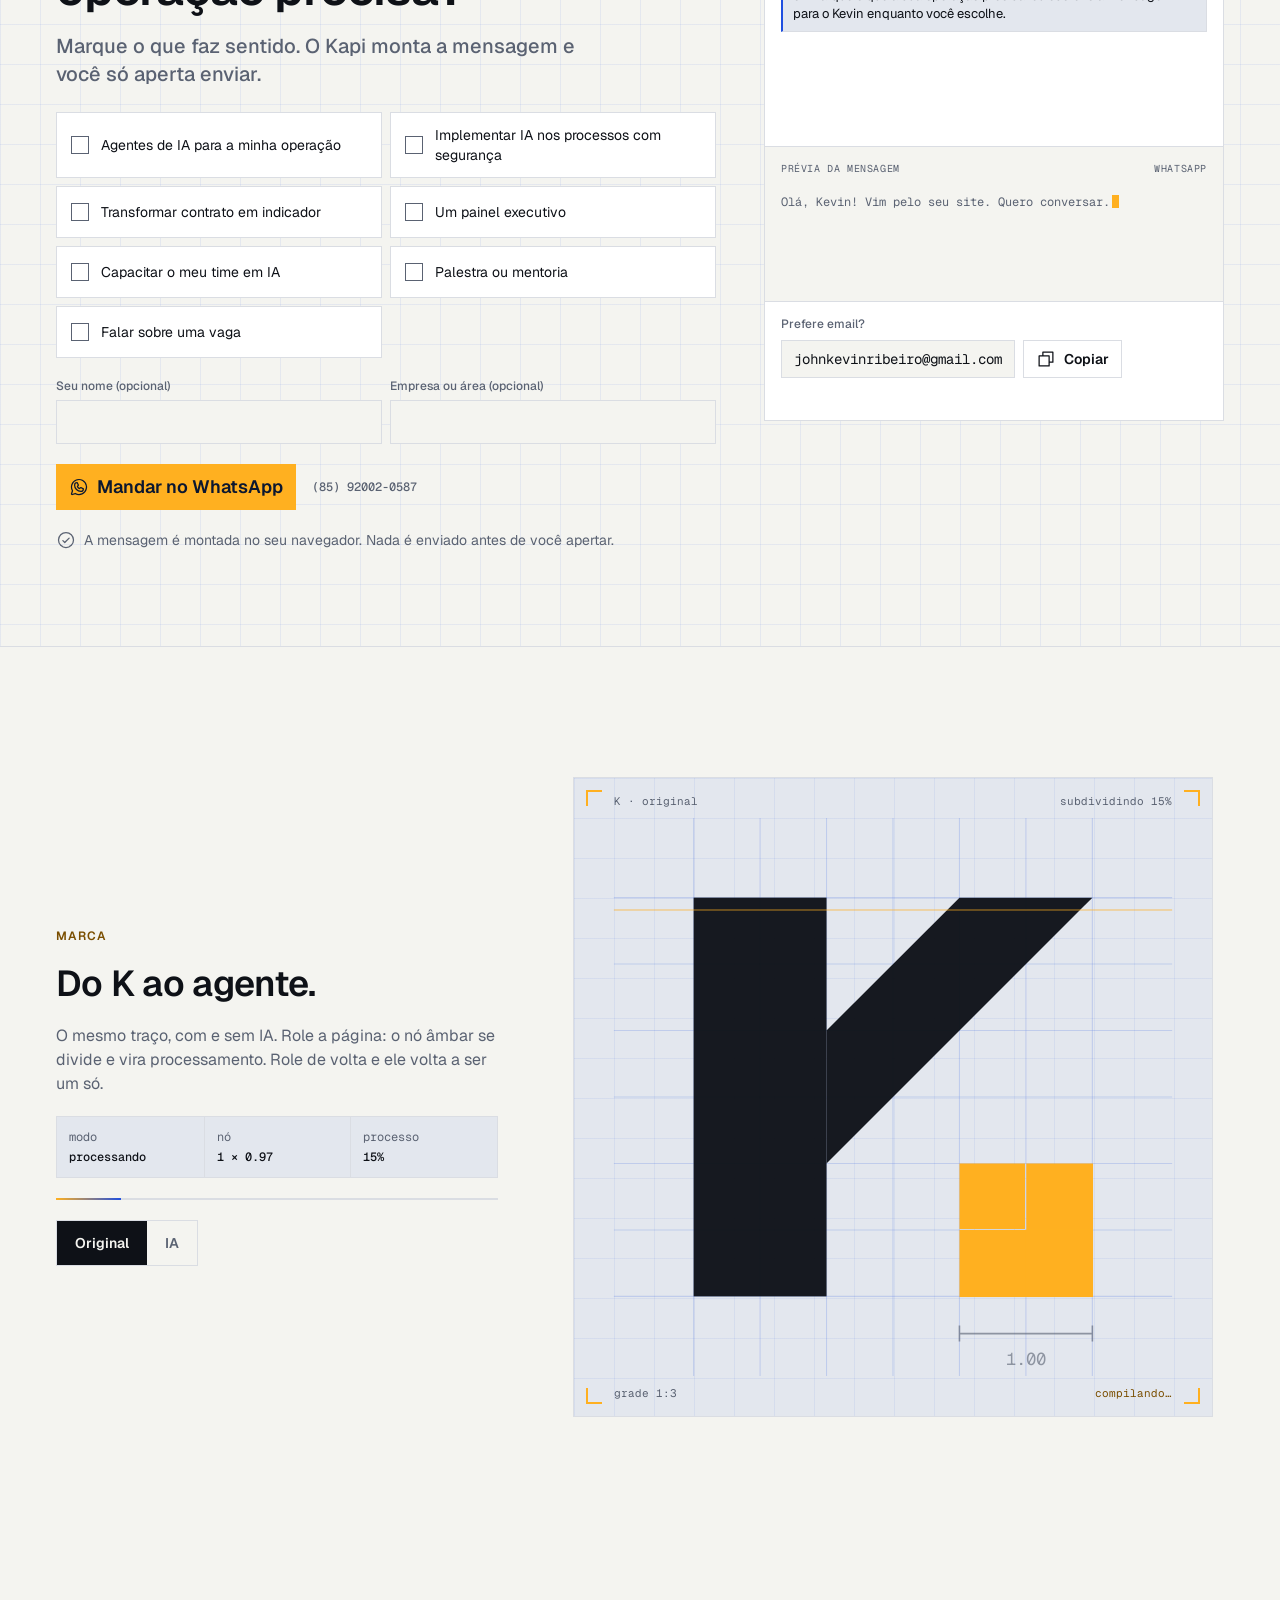
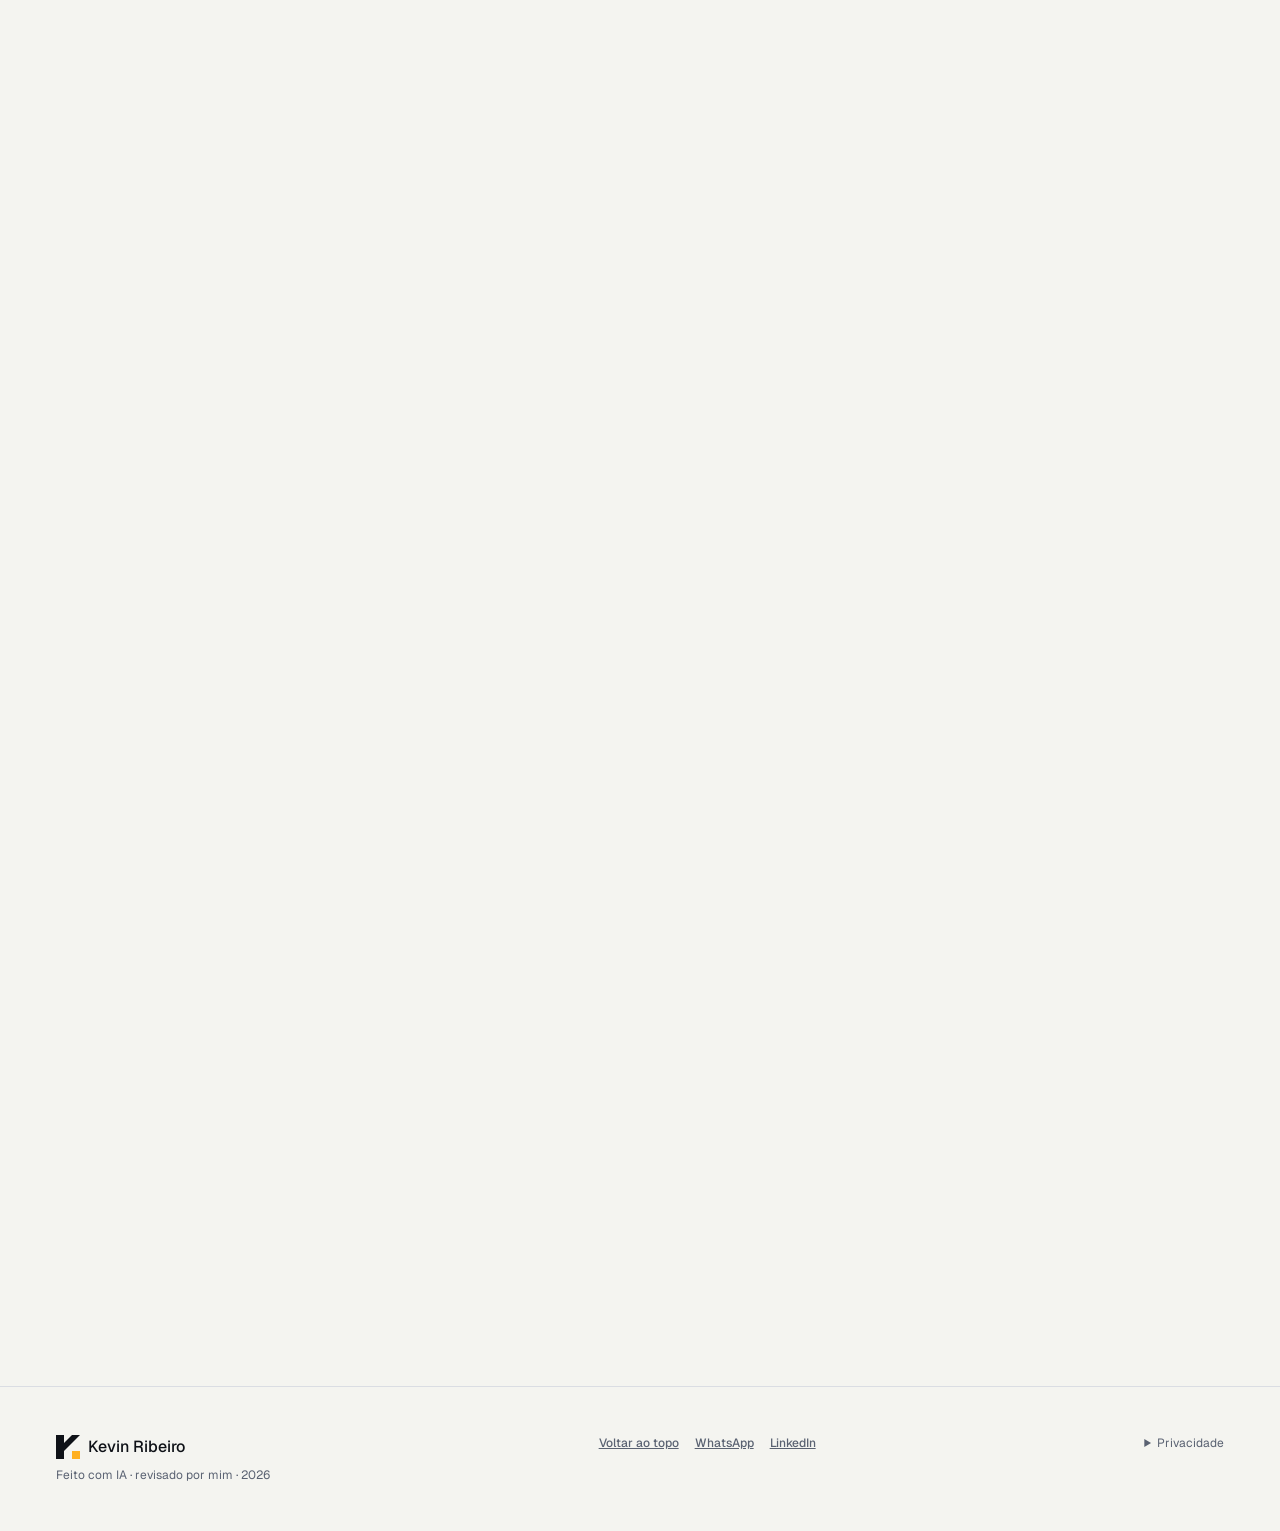
<file: v3/index.html>
<!doctype html>
<html lang="pt-BR">
<head>
<meta charset="utf-8">
<meta name="viewport" content="width=device-width, initial-scale=1, viewport-fit=cover">
<title>Kevin Ribeiro · Portfólio de governança de TI e IA</title>
<meta name="robots" content="noindex">
<meta name="description" content="Portfólio de Kevin Ribeiro, governança de TI e IA em Fortaleza. Frameworks de indicadores, agentes de IA e painéis, com regra, dono e métrica.">
<meta property="og:type" content="website">
<meta property="og:title" content="Kevin Ribeiro · IA com regra, dono e métrica">
<meta property="og:description" content="Portfólio de Kevin Ribeiro, governança de TI e IA em Fortaleza. Frameworks de indicadores, agentes de IA e painéis, com regra, dono e métrica.">
<meta property="og:image" content="https://kevinribeiro.pages.dev/og.png">
<meta property="og:url" content="https://kevinribeiro.pages.dev/">
<link rel="canonical" href="https://kevinribeiro.pages.dev/">
<meta property="og:locale" content="pt_BR">
<meta name="twitter:card" content="summary_large_image">
<meta name="theme-color" content="#0B1730">
<link rel="icon" href="data:image/svg+xml,%3Csvg xmlns='http://www.w3.org/2000/svg' viewBox='-0.5 -0.5 4 4'%3E%3Crect x='-0.5' y='-0.5' width='4' height='4' fill='%230B1730'/%3E%3Crect width='1' height='3' fill='%23fff'/%3E%3Cpath d='M1 1 2 0h1L1 2z' fill='%23fff'/%3E%3Crect x='2' y='2' width='1' height='1' fill='%23FFB020'/%3E%3C/svg%3E">
<script type="application/ld+json">{"@context": "https://schema.org", "@type": "Person", "name": "Kevin Ribeiro", "jobTitle": "Governança de TI e IA", "address": {"@type": "PostalAddress", "addressLocality": "Fortaleza", "addressRegion": "CE", "addressCountry": "BR"}, "sameAs": ["https://www.linkedin.com/in/johnkevinribeiro"]}</script>
<script type="application/ld+json">{"@context": "https://schema.org", "@type": "FAQPage", "mainEntity": [{"@type": "Question", "name": "Você é desenvolvedor de IA?", "acceptedAnswer": {"@type": "Answer", "text": "Não. Não treino modelos. Meu trabalho é decidir onde a IA entra no processo, desenhar o agente a partir da regra de negócio e garantir que ele tenha dono, métrica e trilha de auditoria."}}, {"@type": "Question", "name": "Que tipo de empresa se beneficia desse trabalho?", "acceptedAnswer": {"@type": "Answer", "text": "Operações de serviço com contrato, nível de serviço e indicador: serviços gerenciados de TI, áreas de governança e setores regulados como energia, saúde e financeiro."}}, {"@type": "Question", "name": "Com quais ferramentas você trabalha?", "acceptedAnswer": {"@type": "Answer", "text": "ServiceNow, Power BI, Copilot Studio, ChatGPT Enterprise, Claude e Microsoft 365. A ferramenta vem depois do processo, nunca antes."}}, {"@type": "Question", "name": "Os números deste site são reais?", "acceptedAnswer": {"@type": "Answer", "text": "Sim. Cada número leva um selo: Fato quando há registro, Estimativa quando é aproximado. Clientes e dados internos estão anonimizados, e as telas usam dados fictícios."}}, {"@type": "Question", "name": "Você presta consultoria?", "acceptedAnswer": {"@type": "Answer", "text": "Hoje atuo na NTT DATA. Estou aberto a conversas sobre oportunidades, mentoria e projetos, sempre respeitando meu contrato atual e a confidencialidade dos clientes."}}, {"@type": "Question", "name": "Você usa IA no próprio conteúdo?", "acceptedAnswer": {"@type": "Answer", "text": "Uso, e declaro. Peças feitas com IA levam o selo “Feito com IA, revisado por mim”. A revisão e a responsabilidade são minhas."}}, {"@type": "Question", "name": "Onde você está?", "acceptedAnswer": {"@type": "Answer", "text": "Em Fortaleza, Ceará, trabalhando de forma remota com times no Brasil, na Austrália e na África do Sul."}}]}</script>
<style>body{margin:0}img{max-width:100%}[hidden]{display:none!important}</style>
<script>try{var t=localStorage.getItem("kr-theme");if(t)document.documentElement.setAttribute("data-theme",t)}catch(e){}</script>
<link rel="preconnect" href="https://fonts.googleapis.com">
<link rel="stylesheet" href="https://fonts.googleapis.com/css2?family=Geist:wght@400;500;600&family=Geist+Mono:wght@400;500&display=swap">
<style>
/* Layout: planta técnica em navy. Nav flutuante, hero com a interface do agente, faixas de seção em grade de 40px, tudo em Geist com cantos retos. */
:root{
  --bg:#0B1730; --surface:#13254D; --surface-2:#0F1E3F; --fg:#FFFFFF; --muted:#AFC1DD; --line:#26385F;
  --accent:#FFB020; --accent-fg:#0B1730; --accent-text:#FFB020; --action:#1F4FE0; --action-fg:#FFFFFF; --link:#8EA8F5;
  --hero-a:#FFFFFF; --hero-b:#9B9B9B; --grid:rgba(124,156,203,.10); --nav:rgba(11,23,48,.72);
  --ok:#8EA8F5; --warn:#FFB020; --dev:#FF8A5C;
  --font:"Geist",system-ui,-apple-system,"Segoe UI",sans-serif;
  --mono:"Geist Mono",ui-monospace,Consolas,monospace;
  --ease:cubic-bezier(0.22,1,0.36,1);
  color-scheme:dark;
}
@media (prefers-color-scheme: light){:root:not([data-theme="dark"]){
  --bg:#F4F4F0; --surface:#FFFFFF; --surface-2:#E3E7EE; --fg:#0E1117; --muted:#5A6272; --line:#DADDE3;
  --accent:#FFB020; --accent-fg:#0B1730; --accent-text:#7A4E00; --action:#1F4FE0; --action-fg:#FFFFFF; --link:#1F4FE0;
  --hero-a:#000000; --hero-b:#666666; --grid:rgba(31,79,224,.07); --nav:rgba(244,244,240,.78);
  --ok:#1F4FE0; --warn:#7A4E00; --dev:#C2410C; color-scheme:light}}
:root[data-theme="light"]{
  --bg:#F4F4F0; --surface:#FFFFFF; --surface-2:#E3E7EE; --fg:#0E1117; --muted:#5A6272; --line:#DADDE3;
  --accent:#FFB020; --accent-fg:#0B1730; --accent-text:#7A4E00; --action:#1F4FE0; --action-fg:#FFFFFF; --link:#1F4FE0;
  --hero-a:#000000; --hero-b:#666666; --grid:rgba(31,79,224,.07); --nav:rgba(244,244,240,.78);
  --ok:#1F4FE0; --warn:#7A4E00; --dev:#C2410C; color-scheme:light}

*{box-sizing:border-box}
html{scroll-behavior:smooth;scroll-padding-top:96px}
body{background:var(--bg);color:var(--fg);font-family:var(--font);font-size:16px;line-height:24px;-webkit-font-smoothing:antialiased}
h1,h2,h3,h4,p,ul,ol,figure,dl,dd{margin:0}
ul,ol{padding:0;list-style:none}
a{color:var(--link)}
:focus-visible{outline:2px solid var(--accent);outline-offset:4px}
.ic{width:20px;height:20px;flex:none}

/* text styles (landing-page-design B1) */
.heading-1{font-size:60px;line-height:60px;font-weight:600;letter-spacing:-.03em;text-wrap:balance}
.heading-2{font-size:48px;line-height:48px;font-weight:600;letter-spacing:-.025em;text-wrap:balance}
.heading-3{font-size:36px;line-height:40px;font-weight:600;letter-spacing:-.02em;text-wrap:balance}
.heading-5{font-size:24px;line-height:32px;font-weight:600;letter-spacing:-.01em;text-wrap:balance}
.heading-6{font-size:20px;line-height:28px;font-weight:600;text-wrap:balance}
.title-2{font-size:18px;line-height:28px;font-weight:500}
.title-3{font-size:16px;line-height:24px;font-weight:500}
.title-4{font-size:14px;line-height:20px;font-weight:500}
.body-2{font-size:16px;line-height:24px;font-weight:500;text-wrap:pretty}
.body-3{font-size:16px;line-height:24px;font-weight:400;text-wrap:pretty}
.body-6{font-size:14px;line-height:20px;font-weight:400;text-wrap:pretty}
.title-1{font-size:20px;line-height:28px;font-weight:500;text-wrap:pretty}
.button-lg{font-size:18px;line-height:28px;font-weight:600}
.button-sm{font-size:14px;line-height:20px;font-weight:600}
.caption-3{font-size:12px;line-height:16px;font-weight:600;letter-spacing:.08em;text-transform:uppercase}
.caption-4{font-size:12px;line-height:16px;font-weight:500}
.caption-5{font-size:12px;line-height:16px;font-weight:400}
.mono{font-family:var(--mono)}
.muted{color:var(--muted)}

.wrap{max-width:1200px;margin:0 auto;padding-left:max(16px,env(safe-area-inset-left,0px));padding-right:max(16px,env(safe-area-inset-right,0px))}
.grid-bg{background-image:linear-gradient(var(--grid) 1px,transparent 1px),linear-gradient(90deg,var(--grid) 1px,transparent 1px);background-size:40px 40px}

.skip{position:absolute;left:16px;top:-64px;z-index:30;background:var(--accent);color:var(--accent-fg);padding:8px 12px;text-decoration:none}
.skip:focus{top:calc(16px + env(safe-area-inset-top,0px))}

/* buttons (B2: 8px x 12px) */
.btn{display:inline-flex;align-items:center;gap:8px;padding:8px 12px;text-decoration:none;border:1px solid transparent;cursor:pointer;font-family:var(--font);transition:transform 300ms var(--ease),background-color 300ms var(--ease),opacity 300ms var(--ease)}
.btn:hover{transform:translateY(-2px)}
.btn:active{transform:translateY(1px) scale(.98)}
.btn-primary{background:var(--accent);color:var(--accent-fg)}
.btn-primary:hover{background:#FFC24D}
.btn-ghost{background:transparent;color:var(--fg);border-color:var(--line)}
.btn-ghost:hover{background:var(--surface)}
.btn-dark{background:var(--action);color:var(--action-fg)}
.btn-dark:hover{background:#3A66EC}

/* nav (B7 navigation) */
.nav{position:fixed;z-index:20;left:0;right:0;top:calc(16px + env(safe-area-inset-top,0px));display:flex;justify-content:center;padding-left:max(16px,env(safe-area-inset-left,0px));padding-right:max(16px,env(safe-area-inset-right,0px));pointer-events:none}
.nav-bar{pointer-events:auto;display:flex;align-items:center;gap:24px;padding:8px 8px 8px 16px;background:var(--nav);border:1px solid var(--line);-webkit-backdrop-filter:blur(16px);backdrop-filter:blur(16px)}
.brand{display:flex;align-items:center;gap:8px;color:var(--fg);text-decoration:none}
.brand svg{width:24px;height:24px}
.links{display:flex;gap:4px}
.links a{display:inline-block;padding:8px 12px;color:var(--muted);text-decoration:none;transition:color 300ms var(--ease)}
.links a:hover,.links a[aria-current="true"]{color:var(--fg)}
.links a[aria-current="true"]{box-shadow:inset 0 -2px 0 var(--accent)}
.menu-btn{display:none;width:44px;height:44px;align-items:center;justify-content:center;background:transparent;border:1px solid var(--line);color:var(--fg);cursor:pointer;position:relative}
.menu-btn i{position:absolute;left:12px;right:12px;height:2px;background:currentColor;transition:transform 500ms var(--ease)}
.menu-btn i:first-child{transform:translateY(-4px)}
.menu-btn i:last-child{transform:translateY(4px)}
.menu-btn[aria-expanded="true"] i:first-child{transform:rotate(45deg)}
.menu-btn[aria-expanded="true"] i:last-child{transform:rotate(-45deg)}
.panel{position:fixed;inset:0;z-index:19;background:var(--nav);-webkit-backdrop-filter:blur(24px);backdrop-filter:blur(24px);padding:calc(96px + env(safe-area-inset-top,0px)) max(16px,env(safe-area-inset-right,0px)) 48px max(16px,env(safe-area-inset-left,0px));display:flex;flex-direction:column;gap:8px}
.panel a{color:var(--fg);text-decoration:none;padding:12px 0;border-bottom:1px solid var(--line)}
.panel .btn{margin-top:24px;align-self:flex-start;border-bottom:1px solid transparent;padding:8px 12px}
.panel.open a{animation:linkIn 500ms var(--ease) both}

/* hero */
.hero{padding-top:calc(160px + env(safe-area-inset-top,0px));padding-bottom:96px;border-bottom:1px solid var(--line)}
.hero-grid{display:grid;grid-template-columns:minmax(0,1fr) minmax(0,480px);gap:64px;align-items:center}
.hero-copy{display:flex;flex-direction:column;gap:24px;min-width:0}
.eyebrow{display:inline-flex;align-items:center;gap:8px;color:var(--accent-text)}
.eyebrow::before{content:"";width:8px;height:8px;background:var(--accent)}
.hero h1{max-width:680px;background:linear-gradient(90deg,var(--hero-a),var(--hero-b));-webkit-background-clip:text;background-clip:text;color:transparent}
.hero .sub{max-width:680px;color:var(--muted)}
.proof{display:flex;flex-wrap:wrap;gap:8px 24px;padding-top:8px}
.proof li{display:flex;align-items:center;gap:8px;color:var(--muted)}
.proof b{color:var(--fg);font-weight:600}
.proof .ic{color:var(--accent-text)}

.agent{background:var(--surface);border:1px solid var(--line);min-width:0}
.agent-head{display:flex;justify-content:space-between;align-items:center;gap:12px;padding:12px 16px;border:1px solid var(--line);margin:-1px -1px 0;background:var(--surface-2)}
.agent-id{display:flex;align-items:center;gap:12px}
.agent-av{width:32px;height:32px;display:flex;align-items:center;justify-content:center;border:2px solid var(--link)}
.agent-av svg{width:18px;height:18px}
.agent-body{padding:16px;display:flex;flex-direction:column;gap:12px}
.ask{align-self:flex-end;background:var(--surface-2);padding:8px 12px;max-width:85%;min-height:36px}
.tbl{width:100%;border-collapse:collapse}
.tbl th{text-align:left;padding:8px 8px 8px 0;border-bottom:1px solid var(--fg)}
.tbl td{padding:8px 8px 8px 0;border-bottom:1px solid var(--line);vertical-align:top}
.tbl tr.flag td{color:var(--accent-text)}
.seal{display:inline-block;padding:2px 8px;font-family:var(--mono)}
.seal-fato{background:var(--action);color:var(--action-fg)}
.seal-inf{border:1px dashed var(--muted);color:var(--muted)}
.agent-foot{display:flex;justify-content:space-between;align-items:center;gap:12px;padding:12px 16px;border-top:1px solid var(--line)}

/* sections */
section{padding-block:96px;border-bottom:1px solid var(--line)}
.sec-head{display:grid;grid-template-columns:minmax(0,1fr) minmax(0,1fr);gap:24px 64px;align-items:end;margin-bottom:48px}
.sec-head .caption-3{grid-column:1/-1;color:var(--accent-text)}
.sec-head h2{max-width:680px}
.sec-head p{color:var(--muted);max-width:560px}

.split{display:grid;grid-template-columns:repeat(2,minmax(0,1fr));gap:16px}
.box{background:var(--surface);border:1px solid var(--line);padding:32px;display:flex;flex-direction:column;gap:16px}
.box li{display:flex;gap:12px;align-items:flex-start;padding-block:12px;border-bottom:1px solid var(--line)}
.box li:last-child{border-bottom:0}
.box li .ic{margin-top:2px}
.box.before .ic{color:var(--dev)}
.box.after{border-color:var(--link)}
.box.after .ic{color:var(--link)}

.benefits{display:grid;grid-template-columns:repeat(4,minmax(0,1fr));gap:16px}
.benefit{background:var(--surface);border:1px solid var(--line);padding:24px;display:flex;flex-direction:column;gap:12px;transition:transform 500ms var(--ease),border-color 300ms var(--ease)}
.benefit:hover{transform:translateY(-4px);border-color:var(--link)}
.benefit .ic{width:32px;height:32px;color:var(--link)}

.tagline{padding-block:96px}
.tagline p{max-width:880px}
.tagline .w{opacity:.3;transition:opacity 500ms var(--ease)}
.tagline .w.on{opacity:1}
.tagline .w.hl.on{color:var(--accent)}

.steps{display:grid;grid-template-columns:repeat(3,minmax(0,1fr));gap:16px;counter-reset:s}
.step{border:1px solid var(--line);padding:32px;display:flex;flex-direction:column;gap:16px;background:var(--surface-2)}
.step-n{width:48px;height:48px;display:flex;align-items:center;justify-content:center;border:2px solid var(--fg);font-family:var(--mono);font-weight:500}
.step:nth-child(2) .step-n{background:var(--action);border-color:var(--action);color:var(--action-fg)}
.step:nth-child(3) .step-n{background:var(--accent);border-color:var(--accent);color:var(--accent-fg)}

.cases{display:grid;grid-template-columns:repeat(3,minmax(0,1fr));gap:16px}
.case{background:var(--surface);border:1px solid var(--line);padding:24px;display:flex;flex-direction:column;gap:16px}
.case dl{display:flex;flex-direction:column;gap:12px;border-top:1px solid var(--line);padding-top:16px}
.case dt{color:var(--muted)}
.chip{align-self:flex-start;display:inline-flex;align-items:center;gap:8px;padding:4px 8px;border:1px solid var(--line)}
.chip::before{content:"";width:8px;height:8px}
.chip.prod::before{background:var(--accent)}
.chip.ent::before{background:var(--link)}
.chip.rec::before{background:var(--muted)}
.case.wide{grid-column:span 2;background:var(--action);border-color:var(--action);color:var(--action-fg)}
.case.wide .muted,.case.wide dt{color:#DCE6FF}
.case.wide dl{border-color:rgba(255,255,255,.3)}
.case.wide .chip{border-color:rgba(255,255,255,.4)}

.nums{display:grid;grid-template-columns:repeat(4,minmax(0,1fr));gap:16px;margin-top:16px}
.num{border:1px solid var(--line);padding:24px;display:flex;flex-direction:column;gap:8px}
.num b{font-size:48px;line-height:48px;font-weight:600;letter-spacing:-.03em;font-variant-numeric:tabular-nums}

.tl{display:grid;grid-template-columns:repeat(6,minmax(0,1fr));border-top:1px solid var(--fg)}
.tl li{padding:16px 12px 0 0;display:flex;flex-direction:column;gap:4px}
.tl li.now{box-shadow:inset 0 3px 0 var(--accent)}
.creds{display:grid;grid-template-columns:repeat(2,minmax(0,1fr));gap:16px;margin-top:48px}
.cred{border:1px solid var(--line);padding:24px;display:flex;flex-direction:column;gap:12px}
.cred li{padding-block:8px;border-bottom:1px solid var(--line)}
.cred li:last-child{border-bottom:0}

.faq{max-width:880px;border-top:1px solid var(--fg)}
.faq details{border-bottom:1px solid var(--line)}
.faq summary{list-style:none;cursor:pointer;display:flex;justify-content:space-between;gap:24px;align-items:center;padding-block:24px}
.faq summary::-webkit-details-marker{display:none}
.faq summary .ic{transition:transform 500ms var(--ease);color:var(--link)}
.faq details[open] summary .ic{transform:rotate(45deg)}
.faq .ans{padding-bottom:24px;color:var(--muted);max-width:680px}

.final{text-align:left}
.final-box{display:grid;grid-template-columns:minmax(0,1fr) minmax(0,400px);gap:48px;align-items:end}
.contact{background:var(--surface);border:1px solid var(--line);padding:24px;display:flex;flex-direction:column;gap:12px}
.addr{display:flex;flex-wrap:wrap;gap:8px;align-items:center}
.addr code{font-family:var(--mono);font-size:14px;line-height:20px;background:var(--bg);border:1px solid var(--line);padding:8px 12px;user-select:all;overflow-wrap:anywhere}
.status{min-height:20px}
.reassure{display:flex;align-items:center;gap:8px;color:var(--muted)}

footer{padding-block:48px}
.foot{display:flex;flex-wrap:wrap;justify-content:space-between;gap:24px;align-items:flex-start}
.foot nav{display:flex;flex-wrap:wrap;gap:16px}
.foot a{color:var(--muted)}
.foot details{max-width:420px}
.foot summary{cursor:pointer;color:var(--muted)}
.foot details p{margin-top:8px}

/* reveal (B7) */
.reveal-ready .reveal{opacity:0;transform:translateY(32px)}
.reveal-ready .reveal.in{opacity:1;transform:none;transition:opacity 700ms var(--ease),transform 700ms var(--ease)}
@keyframes linkIn{from{opacity:0;transform:translateY(24px)}to{opacity:1;transform:none}}

/* ===== interações v2: grade viva, demo do agente, contadores, Kapi ===== */
:root{--grid-hi:rgba(142,168,245,.42);--spot:rgba(142,168,245,.14)}
@media (prefers-color-scheme: light){:root:not([data-theme="dark"]){--grid-hi:rgba(31,79,224,.30);--spot:rgba(31,79,224,.08)}}
:root[data-theme="light"]{--grid-hi:rgba(31,79,224,.30);--spot:rgba(31,79,224,.08)}

.progress{position:fixed;left:0;top:0;height:3px;width:100%;z-index:25;background:var(--accent);transform:scaleX(var(--p,0));transform-origin:0 50%;pointer-events:none}

/* a grade acende perto do ponteiro */
.grid-bg{position:relative}
.grid-bg::before{content:"";position:absolute;inset:0;pointer-events:none;opacity:0;transition:opacity 400ms var(--ease);
  background-image:linear-gradient(var(--grid-hi) 1px,transparent 1px),linear-gradient(90deg,var(--grid-hi) 1px,transparent 1px);background-size:40px 40px;
  -webkit-mask-image:radial-gradient(260px circle at var(--mx,50%) var(--my,50%),#000,transparent);mask-image:radial-gradient(260px circle at var(--mx,50%) var(--my,50%),#000,transparent)}
.grid-bg.lit::before{opacity:1}
.grid-bg>*{position:relative}

/* o K se constrói: pilar, vetor, nó */
.brand svg *{transform-box:fill-box}
.reveal-ready .brand.build .k-p{transform-origin:50% 100%;animation:kP 300ms var(--ease) both}
.reveal-ready .brand.build .k-v{animation:kV 300ms var(--ease) 300ms both}
.reveal-ready .brand.build .k-n{animation:kN 1ms steps(1,end) 620ms both}
@keyframes kP{from{transform:scaleY(0)}}
@keyframes kV{from{opacity:0;transform:translate(-34%,34%)}}
@keyframes kN{from{opacity:0}}

.links a{position:relative}
.links a::after{content:"";position:absolute;left:12px;right:12px;bottom:0;height:2px;background:var(--accent);transform:scaleX(0);transform-origin:0 50%;transition:transform 300ms var(--ease)}
.links a:hover::after,.links a[aria-current="true"]::after{transform:none}
.links a[aria-current="true"]{box-shadow:none}

/* entrada do hero */
.reveal-ready .hero-copy>*{animation:rise 700ms var(--ease) both;animation-delay:calc(var(--i,0)*90ms)}
@keyframes rise{from{opacity:0;transform:translateY(20px)}}

/* demo do agente */
.agent{position:relative}
.reveal-ready .agent.demo [data-s]{opacity:0}
.reveal-ready .agent.demo p[data-s]{transform:translateY(8px)}
.reveal-ready .agent.demo [data-s].on{opacity:1;transform:none;transition:opacity 240ms var(--ease),transform 240ms var(--ease)}
.reveal-ready .agent.demo tr[data-s] .seal{opacity:0;transform:scale(1.35)}
.reveal-ready .agent.demo tr[data-s].on .seal{opacity:1;transform:none;transition:opacity 160ms var(--ease) 220ms,transform 160ms var(--ease) 220ms}
.think{display:inline-flex;gap:4px;align-items:center;height:20px}
.think i{width:6px;height:6px;background:var(--link);animation:blink 900ms steps(1,end) infinite}
.think i:nth-child(2){animation-delay:300ms}
.think i:nth-child(3){animation-delay:600ms}
.caret::after{content:"";display:inline-block;width:7px;height:14px;background:var(--accent);vertical-align:-2px;margin-left:2px;animation:blink 1s steps(1,end) infinite}
@keyframes blink{50%{opacity:0}}
.agent-foot .btn{min-width:88px;justify-content:center}
.agent-foot .btn.done{background:var(--action);color:var(--action-fg)}
.tbl tbody tr{transition:background-color 300ms var(--ease)}
.tbl tbody tr:hover{background:var(--spot)}

/* listas em sequência */
.reveal-ready .box.reveal li{opacity:0;transform:translateX(-12px)}
.reveal-ready .box.reveal.in li{opacity:1;transform:none;transition:opacity 500ms var(--ease),transform 500ms var(--ease);transition-delay:calc(var(--i,0)*140ms + 250ms)}
.reveal-ready .box.reveal li .ic{transform:scale(0)}
.reveal-ready .box.reveal.in li .ic{transform:none;transition:transform 300ms var(--ease);transition-delay:calc(var(--i,0)*140ms + 450ms)}
.box li{transition:padding-left 300ms var(--ease)}
.box li:hover{padding-left:8px}

/* foco de luz e cotas nos cartões */
.spot{position:relative;isolation:isolate}
.spot::after{content:"";position:absolute;inset:0;pointer-events:none;opacity:0;z-index:-1;transition:opacity 300ms var(--ease);
  background:radial-gradient(240px circle at var(--x,50%) var(--y,50%),var(--spot),transparent 70%)}
.spot:hover::after{opacity:1}
.case.wide.spot::after{background:radial-gradient(280px circle at var(--x,50%) var(--y,50%),rgba(255,255,255,.18),transparent 70%)}
.tick::before{content:"";position:absolute;inset:-1px;pointer-events:none;opacity:0;transition:opacity 300ms var(--ease),inset 300ms var(--ease);
  background:
   linear-gradient(var(--accent),var(--accent)) 0 0/12px 1px no-repeat,linear-gradient(var(--accent),var(--accent)) 0 0/1px 12px no-repeat,
   linear-gradient(var(--accent),var(--accent)) 100% 0/12px 1px no-repeat,linear-gradient(var(--accent),var(--accent)) 100% 0/1px 12px no-repeat,
   linear-gradient(var(--accent),var(--accent)) 0 100%/12px 1px no-repeat,linear-gradient(var(--accent),var(--accent)) 0 100%/1px 12px no-repeat,
   linear-gradient(var(--accent),var(--accent)) 100% 100%/12px 1px no-repeat,linear-gradient(var(--accent),var(--accent)) 100% 100%/1px 12px no-repeat}
.tick:hover::before{opacity:1;inset:-7px}
.case,.num,.cred{transition:transform 500ms var(--ease),border-color 300ms var(--ease)}
.case:hover,.num:hover{transform:translateY(-4px);border-color:var(--link)}
.benefit .ic{transition:transform 500ms var(--ease),color 300ms var(--ease)}
.benefit:hover .ic{transform:translateY(-2px);color:var(--accent-text)}
.chip.prod::before{animation:blink 1.6s steps(1,end) infinite}

/* etapas acendem em ordem */
.step::before{content:"";position:absolute;left:-1px;right:-1px;top:-1px;height:3px;background:var(--fg);transform-origin:0 50%}
.step:nth-child(2)::before{background:var(--action)}
.step:nth-child(3)::before{background:var(--accent)}
.reveal-ready .steps .step::before{transform:scaleX(0);transition:transform 450ms linear;transition-delay:calc(var(--i,0)*450ms + 300ms)}
.reveal-ready .steps.go .step::before{transform:none}
.reveal-ready .steps .step-n{background:transparent;border-color:var(--line);color:var(--muted);transition:background-color 300ms var(--ease),border-color 300ms var(--ease),color 300ms var(--ease);transition-delay:calc(var(--i,0)*450ms + 500ms)}
.reveal-ready .steps.go .step:nth-child(1) .step-n{border-color:var(--fg);color:var(--fg)}
.reveal-ready .steps.go .step:nth-child(2) .step-n{background:var(--action);border-color:var(--action);color:var(--action-fg)}
.reveal-ready .steps.go .step:nth-child(3) .step-n{background:var(--accent);border-color:var(--accent);color:var(--accent-fg)}

/* linha do tempo se desenha */
.tl{border-top:0;position:relative}
.tl::before{content:"";position:absolute;left:0;right:0;top:0;height:1px;background:var(--fg);transform-origin:0 50%}
.tl li{position:relative;transition:color 300ms var(--ease)}
.tl li::before{content:"";position:absolute;left:0;top:-3px;width:7px;height:7px;background:var(--fg);transition:transform 300ms var(--ease),background-color 300ms var(--ease)}
.tl li.now::before{background:var(--accent)}
.tl li:hover::before{background:var(--accent);transform:scale(1.6)}
.reveal-ready .tl::before{transform:scaleX(0);transition:transform 1400ms var(--ease)}
.reveal-ready .tl.go::before{transform:none}
.reveal-ready .tl li{opacity:0;transform:translateY(10px);transition:opacity 450ms var(--ease),transform 450ms var(--ease);transition-delay:calc(var(--i,0)*180ms + 150ms)}
.reveal-ready .tl.go li{opacity:1;transform:none}

.faq .ans{overflow:hidden}
.faq details.closing summary .ic{transform:none}
.faq summary{transition:color 300ms var(--ease),padding-left 300ms var(--ease)}
.faq summary:hover{padding-left:8px;color:var(--accent-text)}
#copy.ok{border-color:var(--accent);color:var(--accent-text)}

/* Kapi, o mascote */
.kapi-rail{position:absolute;left:0;right:0;bottom:100%;height:48px;pointer-events:none}
.kapi{appearance:none;-webkit-appearance:none;border:0;background:none;padding:0;margin:0;color:var(--fg);cursor:pointer;display:block;width:90px;height:48px;line-height:0;position:absolute;right:24px;bottom:0;pointer-events:auto;-webkit-tap-highlight-color:transparent}
.kapi-rail.js .kapi{right:auto;left:0;transform:translateX(var(--kx,0px))}
.kapi svg{width:100%;height:100%;display:block;overflow:visible;transform:translateY(var(--hop,0px)) scaleX(var(--dir,1))}
.kapi .k-cur{fill:var(--accent)}
.kapi .k-lid,.kapi .k-legs-b{opacity:0}
.kapi.blink .k-lid{opacity:1}
.kapi.step .k-legs-a{opacity:0}
.kapi.step .k-legs-b{opacity:1}
.kapi.left{--dir:-1}
.kapi.hop{--hop:-6px}
.kapi.twitch .k-ear{transform:translateX(-1px)}
.reveal-ready .kapi .k-cur{animation:blink 1.1s steps(1,end) infinite}
.kapi-say{position:absolute;bottom:calc(100% + 56px);left:var(--sx,auto);right:var(--sr,auto);max-width:min(300px,100%);background:var(--surface-2);border:1px solid var(--line);padding:6px 10px;font-family:var(--mono);font-size:12px;line-height:16px;color:var(--fg);opacity:0;transform:translateY(4px);transition:opacity 200ms var(--ease),transform 200ms var(--ease);pointer-events:none;z-index:2}
.kapi-say.on{opacity:1;transform:none}
.kapi-say b{color:var(--accent-text);font-weight:500}
.contact{position:relative}
.foot-kapi{display:flex;align-items:flex-end;gap:12px}

/* ===== portfólio: projetos, casos e capacidades ===== */
.hero-cta{display:flex;flex-wrap:wrap;gap:12px}
.filters{display:flex;flex-wrap:wrap;gap:8px;margin-bottom:12px}
.fbtn{font-family:var(--font);background:transparent;color:var(--muted);border:1px solid var(--line);padding:8px 12px;min-height:36px;cursor:pointer;transition:color 300ms var(--ease),border-color 300ms var(--ease),background-color 300ms var(--ease)}
.fbtn:hover{color:var(--fg);border-color:var(--link)}
.fbtn[aria-pressed="true"]{background:var(--fg);color:var(--bg);border-color:var(--fg)}
#fcount{min-height:16px;margin-bottom:16px}
.projs{display:grid;grid-template-columns:repeat(3,minmax(0,1fr));gap:16px}
.proj{background:var(--surface);border:1px solid var(--line);display:flex;flex-direction:column;cursor:pointer;transition:transform 500ms var(--ease),border-color 300ms var(--ease)}
.proj:hover{transform:translateY(-4px);border-color:var(--link)}
.proj-body{padding:24px;display:flex;flex-direction:column;gap:12px;flex:1}
.proj-meta{display:flex;flex-wrap:wrap;gap:8px 12px;align-items:center}
.proj-open{margin-top:auto;align-self:flex-start}
.proj-open .ic{width:16px;height:16px;transition:transform 300ms var(--ease)}
.proj:hover .proj-open .ic{transform:translateX(4px)}
.chip.val::before{background:var(--dev)}
.art{height:136px;border-bottom:1px solid var(--line);background:var(--surface-2);background-image:linear-gradient(var(--grid) 1px,transparent 1px),linear-gradient(90deg,var(--grid) 1px,transparent 1px);background-size:20px 20px;display:flex;align-items:center;justify-content:center;padding:16px;color:var(--fg);font-size:11px;line-height:16px;overflow:hidden}
.art-bars{display:flex;gap:4px;width:100%;align-items:flex-end;height:72px}
.art-bars span{display:flex;flex-direction:column;justify-content:flex-end;padding:6px;font-size:10px;overflow:hidden;white-space:nowrap;height:100%;background:var(--fg);color:var(--bg);min-width:0;transform-origin:50% 100%;transition:transform 500ms var(--ease)}
.art-bars span:nth-child(2){background:var(--action);color:var(--action-fg);height:60%}
.art-bars span:nth-child(3){background:var(--accent);color:var(--accent-fg)}
.art-bars span:nth-child(1){height:88%}
.art-bars b{font-size:16px;line-height:20px;font-weight:500}
.proj:hover .art-bars span{transform:scaleY(1.08)}
.art-flow{display:flex;align-items:center;gap:0;width:100%}
.art-flow span{flex:1;text-align:center;border:1px solid var(--muted);padding:10px 4px;background:var(--bg);position:relative;min-width:0;transition:border-color 300ms var(--ease),background-color 300ms var(--ease),color 300ms var(--ease)}
.art-flow span+span{margin-left:14px}
.art-flow span+span::before{content:"";position:absolute;right:100%;top:50%;width:14px;height:1px;background:var(--muted)}
.art-flow .hl{border-color:var(--accent);color:var(--accent-text)}
.proj:hover .art-flow span{border-color:var(--link)}
.proj:hover .art-flow .hl{background:var(--accent);color:var(--accent-fg);border-color:var(--accent)}
.art-trail{display:flex;flex-direction:column;gap:12px;width:100%;color:var(--muted)}
.trail{display:flex;gap:4px}
.trail i{flex:1;height:12px;background:var(--accent);transition:background-color 300ms var(--ease)}
.trail i.off{background:transparent;border:1px solid var(--muted)}
.proj:hover .trail i.off{background:var(--accent);border-color:var(--accent)}
.proj:hover .trail i.off:last-child{transition-delay:200ms}
.art-term{display:flex;flex-direction:column;gap:4px;width:100%;background:var(--bg);border:1px solid var(--line);padding:10px 12px;color:var(--muted)}
.art-term span::before{content:"> ";color:var(--link)}
.art-term .hl{color:var(--accent-text)}
.art-bub{width:100%;height:100%;color:var(--link)}
.art-bub circle{transition:transform 500ms var(--ease);transform-box:fill-box;transform-origin:center}
.proj:hover .art-bub circle{transform:scale(1.12)}
.more{margin-top:48px;border:1px solid var(--line);padding:24px;display:flex;flex-direction:column;gap:12px}
.more .tbl td{padding-block:12px}
.caps{display:grid;grid-template-columns:repeat(3,minmax(0,1fr));gap:16px}
.cap{border:1px solid var(--line);padding:24px;display:flex;flex-direction:column;gap:12px;background:var(--surface)}
.cap li{display:flex;justify-content:space-between;gap:12px;align-items:baseline;padding-block:10px;border-bottom:1px solid var(--line)}
.cap li:last-child{border-bottom:0}
.cap-lim{background:transparent;border-style:dashed;color:var(--muted)}
.cap-lim .title-3{color:var(--fg)}
.lnk{font-family:var(--font);background:none;border:0;padding:4px 0;color:var(--link);cursor:pointer;white-space:nowrap;text-decoration:underline;text-underline-offset:3px}
.lnk:hover{color:var(--accent-text)}
dialog.caso{width:min(960px,calc(100vw - 32px));max-height:min(88vh,900px);padding:0;border:1px solid var(--line);background:var(--surface);color:var(--fg);overflow:auto;overscroll-behavior:contain}
dialog.caso::backdrop{background:rgba(5,11,26,.72);-webkit-backdrop-filter:blur(6px);backdrop-filter:blur(6px)}
.reveal-ready dialog.caso[open]{animation:casoIn 400ms var(--ease)}
@keyframes casoIn{from{opacity:0;transform:translateY(24px)}}
.caso-head{position:sticky;top:0;z-index:1;display:flex;justify-content:space-between;gap:16px;align-items:flex-start;padding:24px;background:var(--surface-2);border-bottom:1px solid var(--line)}
.caso-head>div{display:flex;flex-direction:column;gap:8px;min-width:0}
.caso-x{width:44px;height:44px;justify-content:center;padding:0;flex:none}
.caso-grid{display:grid;grid-template-columns:repeat(2,minmax(0,1fr));gap:32px;padding:24px}
.caso-col{display:flex;flex-direction:column;gap:24px;min-width:0}
.caso-col>div{display:flex;flex-direction:column;gap:8px}
.caso .caption-3{color:var(--accent-text)}
.dots li{position:relative;padding:6px 0 6px 18px}
.dots li::before{content:"";position:absolute;left:0;top:14px;width:6px;height:6px;background:var(--link)}
.flow{display:flex;flex-direction:column;gap:0;counter-reset:f}
.flow li{display:flex;gap:12px;align-items:center;border:1px solid var(--line);padding:10px 12px;background:var(--bg);position:relative}
.flow li+li{margin-top:14px}
.flow li+li::before{content:"";position:absolute;left:23px;bottom:100%;width:1px;height:14px;background:var(--muted)}
.flow li span{color:var(--muted);font-size:12px}
.reveal-ready .flow li{opacity:.35;transition:opacity 300ms var(--ease),border-color 300ms var(--ease);transition-delay:calc(var(--i,0)*160ms + 250ms)}
.reveal-ready dialog.go .flow li{opacity:1;border-color:var(--link)}
.reveal-ready dialog.go .flow li:last-child{border-color:var(--accent)}
.res li{display:flex;justify-content:space-between;gap:12px;align-items:flex-start;padding-block:10px;border-bottom:1px solid var(--line)}
.res li:last-child{border-bottom:0}
.res b{font-weight:600}
.res .seal{flex:none}
.tags{display:flex;flex-wrap:wrap;gap:8px}
.tags li{border:1px solid var(--line);padding:4px 8px;color:var(--muted)}
.caso-foot{padding:0 24px 24px}

@media (max-width:1024px){
  .projs,.caps{grid-template-columns:repeat(2,minmax(0,1fr))}
  .hero-grid,.final-box,.sec-head{grid-template-columns:minmax(0,1fr)}
  .hero-grid{gap:48px}
  .benefits,.nums{grid-template-columns:repeat(2,minmax(0,1fr))}
  .cases{grid-template-columns:repeat(2,minmax(0,1fr))}
  .tl{grid-template-columns:repeat(3,minmax(0,1fr));row-gap:16px}
}
@media (max-width:760px){
  .links,.nav-bar>.btn{display:none}
  .menu-btn{display:inline-flex}
  .nav-bar{width:100%;justify-content:space-between}
  .heading-1{font-size:36px;line-height:40px}
  .heading-2{font-size:30px;line-height:36px}
  .heading-3{font-size:30px;line-height:36px}
  .hero{padding-top:calc(128px + env(safe-area-inset-top,0px));padding-bottom:64px}
  section,.tagline{padding-block:64px}
  .sec-head{margin-bottom:32px}
  .split,.benefits,.steps,.cases,.nums,.creds,.projs,.caps,.caso-grid{grid-template-columns:minmax(0,1fr)}
  .more{padding:16px}
  .case.wide{grid-column:auto}
  .box,.step{padding:24px}
  .tl{grid-template-columns:repeat(2,minmax(0,1fr))}
  .tbl .hide-sm{display:none}
}
@media (prefers-reduced-motion:reduce){
  html{scroll-behavior:auto}
  *,*::before,*::after{transition-duration:200ms!important;animation:none!important}
  .reveal-ready .reveal{transform:none}
  .tagline .w{opacity:1}
  .btn:hover,.benefit:hover,.case:hover,.num:hover,.proj:hover{transform:none}
  .box li:hover,.faq summary:hover{padding-left:0}
}

/* ===================== v3 ===================== */
.sr{position:absolute;width:1px;height:1px;overflow:hidden;clip:rect(0 0 0 0);white-space:nowrap}
:root{--ai:#6E95FF}
@media (prefers-color-scheme: light){:root:not([data-theme="dark"]){--ai:#1F4FE0}}
:root[data-theme="light"]{--ai:#1F4FE0}

/* troca de tema: varredura de cima para baixo */
::view-transition-old(root),::view-transition-new(root){animation:none;mix-blend-mode:normal}
.vt-scan::view-transition-new(root){animation:vtScan 650ms var(--ease) both}
@keyframes vtScan{from{clip-path:inset(0 0 100% 0)}to{clip-path:inset(0 0 0 0)}}
.ibtn{width:40px;height:40px;display:inline-flex;align-items:center;justify-content:center;background:transparent;border:1px solid var(--line);color:var(--fg);cursor:pointer;flex:none;transition:border-color 300ms var(--ease),background-color 300ms var(--ease),color 300ms var(--ease)}
.ibtn:hover{border-color:var(--link);background:var(--surface)}
.ibtn svg{width:18px;height:18px}
.theme-btn .t-half{transition:transform 600ms var(--ease);transform-origin:center;transform-box:fill-box}
:root[data-theme="light"] .theme-btn .t-half{transform:rotate(180deg)}
.nav-bar .wa-mini{color:var(--fg)}
.nav-bar .wa-mini:hover{color:var(--accent-text)}

/* WhatsApp flutuante */
.fab{position:fixed;z-index:18;right:max(16px,env(safe-area-inset-right,0px));bottom:calc(16px + env(safe-area-inset-bottom,0px));display:inline-flex;align-items:center;gap:10px;padding:12px 16px;background:var(--accent);color:var(--accent-fg);text-decoration:none;font-weight:600;font-size:15px;line-height:20px;border:1px solid var(--accent);transform:translateY(calc(100% + 32px));transition:transform 500ms var(--ease),background-color 300ms var(--ease)}
.fab.show{transform:none}
.fab:hover{background:#FFC24D}
.fab .ic{width:20px;height:20px}
.fab::after{content:"";position:absolute;inset:-6px;border:1px solid var(--accent);opacity:0;animation:fabPing 2.8s var(--ease) infinite}
@keyframes fabPing{0%{opacity:.7;inset:0}70%,100%{opacity:0;inset:-10px}}

/* títulos que "decodificam" */
.dec{font-variant-ligatures:none}

/* botões magnéticos */
.mag{will-change:transform}

/* ---------- filtros com marcador deslizante ---------- */
.filters{position:relative;isolation:isolate}
.filters .find{position:absolute;z-index:-1;left:0;top:0;width:0;height:0;background:var(--fg);pointer-events:none;transition:transform 480ms var(--ease),width 480ms var(--ease),height 480ms var(--ease)}
.filters .find::after{content:"";position:absolute;left:0;right:0;bottom:-4px;height:2px;background:var(--accent);transform-origin:0 50%;animation:findLine 480ms var(--ease) both}
.filters.moving .find::after{animation:none}
@keyframes findLine{from{transform:scaleX(0)}}
.filters.js .fbtn[aria-pressed="true"]{background:transparent;border-color:var(--fg);color:var(--bg)}
.fbtn{position:relative}
.fbtn .n{font-family:var(--mono);font-size:10px;opacity:.6;margin-left:6px}
.fmeta{display:flex;flex-wrap:wrap;justify-content:space-between;gap:8px;margin-bottom:16px}
.fmeta #fcount,.fmeta .fc{margin:0}
.fhint{display:none}
@media (hover:none){.fhint{display:inline}}
.stage{position:relative}
.scan{position:absolute;left:-12px;right:-12px;top:0;height:1px;background:var(--accent);box-shadow:0 0 0 1px rgba(255,176,32,.18),0 0 28px 6px rgba(255,176,32,.28);opacity:0;pointer-events:none;z-index:5}
.scan::before{content:attr(data-label);position:absolute;right:12px;top:-22px;font-family:var(--mono);font-size:10px;line-height:14px;background:var(--accent);color:var(--accent-fg);padding:3px 6px;white-space:nowrap}
.projs,.shots{position:relative}
.more tbody tr[hidden]{display:none}

/* ---------- serviços: seis portas ---------- */
.doors{display:grid;grid-template-columns:repeat(3,minmax(0,1fr));gap:16px}
.door{position:relative;background:var(--surface);border:1px solid var(--line);padding:24px;display:flex;flex-direction:column;gap:12px;color:var(--fg);text-decoration:none;overflow:hidden;transition:transform 500ms var(--ease),border-color 300ms var(--ease)}
.door:hover{transform:translateY(-4px);border-color:var(--link)}
.door-top{display:flex;justify-content:space-between;align-items:center}
.door-n{width:40px;height:40px;display:flex;align-items:center;justify-content:center;border:2px solid var(--fg);font-family:var(--mono);font-weight:500;font-size:14px;transition:background-color 300ms var(--ease),color 300ms var(--ease),border-color 300ms var(--ease)}
.door:hover .door-n{background:var(--accent);border-color:var(--accent);color:var(--accent-fg)}
.door-k{font-family:var(--mono);font-size:11px;color:var(--muted);letter-spacing:.04em}
.door p.body-6{color:var(--muted)}
.door-out{margin-top:auto;display:flex;justify-content:space-between;align-items:center;gap:12px;padding-top:14px;border-top:1px solid var(--line);font-family:var(--mono);font-size:11px;line-height:16px;color:var(--muted);position:relative}
.door-out::before{content:"";position:absolute;left:0;top:-1px;height:1px;width:100%;background:var(--accent);transform:scaleX(0);transform-origin:0 50%;transition:transform 500ms var(--ease)}
.door:hover .door-out::before{transform:none}
.door-out .ic{width:16px;height:16px;color:var(--fg);transition:transform 300ms var(--ease)}
.door:hover .door-out .ic{transform:translateX(4px)}
.door.blue{background:var(--action);border-color:var(--action);color:var(--action-fg)}
.door.blue p.body-6,.door.blue .door-out,.door.blue .door-k{color:#DCE6FF}
.door.blue .door-out{border-color:rgba(255,255,255,.3)}
.door.blue .door-n{border-color:#fff}
.door.blue .door-out .ic{color:#fff}
.door.blue.spot::after{background:radial-gradient(280px circle at var(--x,50%) var(--y,50%),rgba(255,255,255,.18),transparent 70%)}
.limit{margin-top:16px;border:1px dashed var(--line);padding:20px 24px;color:var(--muted)}
.limit b{color:var(--fg);font-weight:600}

/* ---------- método: laboratório do Kapi ---------- */
.step{position:relative;transition:border-color 300ms var(--ease),background-color 300ms var(--ease)}
.step.live{border-color:var(--accent)}
.step.live .step-n{box-shadow:0 0 0 4px rgba(255,176,32,.25)}
.lab{display:grid;grid-template-columns:minmax(0,1.35fr) minmax(0,.65fr);gap:16px;margin-top:16px}
.chat{background:var(--surface);border:1px solid var(--line);display:flex;flex-direction:column;min-width:0;height:600px}
.chat-head{display:flex;justify-content:space-between;align-items:center;gap:12px;padding:12px 16px;border-bottom:1px solid var(--line);background:var(--surface-2)}
.kav{width:40px;height:40px;display:flex;align-items:center;justify-content:center;border:2px solid var(--ai);flex:none;color:var(--fg);position:relative}
.kav svg{width:30px;height:16px}
.kav::after{content:"";position:absolute;right:-4px;bottom:-4px;width:8px;height:8px;background:#34D399;border:2px solid var(--surface-2)}
.ai-tag{display:inline-block;margin-left:6px;padding:1px 6px;font-family:var(--mono);font-size:10px;line-height:14px;background:var(--ai);color:#fff;vertical-align:1px}
.chat-log{flex:1;overflow-y:auto;padding:16px;display:flex;flex-direction:column;gap:12px;scroll-behavior:smooth;overscroll-behavior:contain}
.msg{max-width:88%;padding:10px 12px;font-size:14px;line-height:20px;border:1px solid var(--line);animation:msgIn 360ms var(--ease) both;overflow-wrap:anywhere}
.msg.k{align-self:flex-start;background:var(--surface-2);border-left:2px solid var(--ai)}
.msg.u{align-self:flex-end;background:var(--fg);color:var(--bg);border-color:var(--fg)}
.msg .who{display:block;font-family:var(--mono);font-size:10px;line-height:14px;color:var(--muted);margin-bottom:4px;letter-spacing:.04em}
.msg.u .who{color:inherit;opacity:.6}
.msg b{font-weight:600}
.msg .tbl{margin-top:8px}
.msg .acts{display:flex;flex-wrap:wrap;gap:8px;margin-top:10px}
.msg .caret::after{height:12px}
@keyframes msgIn{from{opacity:0;transform:translateY(10px);clip-path:inset(0 0 100% 0)}to{opacity:1;transform:none;clip-path:inset(0 0 0 0)}}
.chat-chips{display:flex;gap:8px;padding:10px 16px;border-top:1px solid var(--line);overflow-x:auto;scrollbar-width:none}
.chat-chips::-webkit-scrollbar{display:none}
.chip-q{flex:none;font-family:var(--font);font-size:12px;line-height:16px;font-weight:500;padding:8px 10px;background:transparent;color:var(--fg);border:1px solid var(--line);cursor:pointer;transition:border-color 300ms var(--ease),background-color 300ms var(--ease),color 300ms var(--ease)}
.chip-q:hover{border-color:var(--accent);color:var(--accent-text)}
.chip-q:disabled{opacity:.4;cursor:default}
.chat-in{display:flex;gap:8px;padding:12px 16px;border-top:1px solid var(--line);background:var(--surface-2)}
.chat-in input{flex:1;min-width:0;font:inherit;font-size:16px;color:var(--fg);background:var(--bg);border:1px solid var(--line);padding:8px 12px;border-radius:0}
.chat-in input:focus{outline:2px solid var(--accent);outline-offset:0}
.chat-note{padding:0 16px 12px;background:var(--surface-2)}
.trace{border:1px solid var(--line);background:var(--surface-2);display:flex;flex-direction:column;min-width:0;height:600px}
.trace-head{display:flex;justify-content:space-between;gap:8px;padding:14px 16px;border-bottom:1px solid var(--line);color:var(--muted)}
.checks{display:grid;grid-template-columns:repeat(2,minmax(0,1fr));border-bottom:1px solid var(--line)}
.checks li{display:flex;align-items:center;gap:8px;padding:12px 16px;font-size:13px;line-height:18px;color:var(--muted);border-right:1px solid var(--line);border-bottom:1px solid var(--line);transition:color 300ms var(--ease)}
.checks li:nth-child(2n){border-right:0}
.checks li:nth-last-child(-n+2){border-bottom:0}
.checks li i{width:12px;height:12px;border:1px solid var(--muted);flex:none;transition:background-color 300ms var(--ease),border-color 300ms var(--ease),transform 300ms var(--ease)}
.checks li.on{color:var(--fg)}
.checks li.on i{background:var(--accent);border-color:var(--accent);transform:rotate(45deg) scale(.9)}
.trace-log{flex:1;overflow-y:auto;padding:12px 16px;display:flex;flex-direction:column;gap:6px;color:var(--muted)}
.trace-log li{display:grid;grid-template-columns:auto 1fr;gap:10px;animation:msgIn 300ms var(--ease) both}
.trace-log time{color:var(--link)}
.trace-log .hl{color:var(--accent-text)}
.trace-log .ok{color:var(--fg)}
.trace-empty{color:var(--muted);opacity:.7}

/* ---------- em campo ---------- */
.shots{display:grid;grid-template-columns:repeat(4,minmax(0,1fr));gap:16px}
.shot{position:relative;background:var(--surface);border:1px solid var(--line);padding:8px 8px 14px;display:flex;flex-direction:column;gap:10px;text-align:left;cursor:pointer;color:var(--fg);font-family:var(--font);transition:transform 500ms var(--ease),border-color 300ms var(--ease)}
.shot:hover{transform:translateY(-4px);border-color:var(--link)}
.shot:first-child{grid-column:span 2;grid-row:span 2}
.ph{position:relative;aspect-ratio:1/1;background:var(--surface-2);background-image:linear-gradient(var(--grid) 1px,transparent 1px),linear-gradient(90deg,var(--grid) 1px,transparent 1px);background-size:20px 20px;display:flex;align-items:center;justify-content:center;overflow:hidden}
.shot:first-child .ph{aspect-ratio:auto;flex:1;min-height:260px}
.ph img{position:absolute;inset:0;width:100%;height:100%;object-fit:cover}
.ph.x::before{content:"";position:absolute;inset:0;background:linear-gradient(to top right,transparent calc(50% - .5px),var(--line) calc(50% - .5px),var(--line) calc(50% + .5px),transparent calc(50% + .5px)),linear-gradient(to bottom right,transparent calc(50% - .5px),var(--line) calc(50% - .5px),var(--line) calc(50% + .5px),transparent calc(50% + .5px))}
.ph.x span{position:relative;background:var(--surface-2);border:1px solid var(--line);padding:4px 8px;font-family:var(--mono);font-size:11px;color:var(--muted)}
.ph::after{content:"";position:absolute;left:0;right:0;top:0;height:30%;background:linear-gradient(to bottom,transparent,var(--spot),transparent);transform:translateY(-100%);pointer-events:none}
.shot:hover .ph::after{animation:phScan 1.1s var(--ease)}
@keyframes phScan{to{transform:translateY(340%)}}
.shot .chip{position:absolute;top:16px;left:16px;z-index:1;background:var(--bg)}
.chip.ev::before{background:var(--accent)}
.chip.evi::before{background:var(--link)}
.chip.cer::before{background:var(--fg)}
.shot-t{padding:0 6px;display:flex;flex-direction:column;gap:2px}
dialog.lb .lb-img{display:flex;align-items:center;justify-content:center;padding:24px;background:var(--bg);min-height:min(56vh,520px)}
dialog.lb .lb-img img{max-width:100%;max-height:70vh;object-fit:contain}
dialog.lb .lb-img .ph{width:min(100%,560px);aspect-ratio:4/3}
dialog.lb .lb-foot{display:flex;justify-content:space-between;align-items:center;gap:16px;padding:16px 24px;border-top:1px solid var(--line)}

.campo{display:grid;grid-template-columns:minmax(0,300px) minmax(0,1fr);gap:24px;align-items:start}
.campo-g{min-width:0}
.campo .shots{grid-template-columns:repeat(3,minmax(0,1fr))}
.me{position:sticky;top:96px;background:var(--surface);border:1px solid var(--line);padding:12px 12px 20px;display:flex;flex-direction:column;gap:14px}
.me-ph{position:relative;aspect-ratio:4/5;overflow:hidden}
.me-ph .ph{position:absolute;inset:0;aspect-ratio:auto}
.me-ph img{position:absolute;inset:0;width:100%;height:100%;object-fit:cover}
.me-ph .cnr{position:absolute;width:14px;height:14px;border:2px solid var(--accent);z-index:1}
.me-ph .c1{top:8px;left:8px;border-right:0;border-bottom:0}.me-ph .c2{top:8px;right:8px;border-left:0;border-bottom:0}
.me-ph .c3{bottom:8px;left:8px;border-right:0;border-top:0}.me-ph .c4{bottom:8px;right:8px;border-left:0;border-top:0}
.me-id,.me>p{padding:0 8px}
.me-id{display:flex;flex-direction:column;gap:2px;border-left:2px solid var(--action);padding-left:10px;margin-left:8px}
@media (max-width:1024px){.campo{grid-template-columns:minmax(0,1fr)}.me{position:relative;top:0;display:grid;grid-template-columns:minmax(0,200px) minmax(0,1fr);align-items:start;gap:12px 20px}.me-ph{grid-row:span 3}}
@media (max-width:560px){.me{grid-template-columns:minmax(0,1fr)}.me-ph{grid-row:auto;aspect-ratio:1/1}.campo .shots{grid-template-columns:repeat(2,minmax(0,1fr))}}

/* ---------- trajetória horizontal ---------- */
.tl-tools{display:flex;flex-wrap:wrap;justify-content:space-between;align-items:center;gap:12px;margin-bottom:24px}
.legend{display:flex;flex-wrap:wrap;gap:8px}
.legend button{display:inline-flex;align-items:center;gap:8px;font-family:var(--font);font-size:12px;line-height:16px;font-weight:500;padding:8px 12px;min-height:36px;background:transparent;border:1px solid var(--line);color:var(--muted);cursor:pointer;transition:all 300ms var(--ease)}
.legend button::before{content:"";width:8px;height:8px;background:var(--c,var(--fg))}
.legend button[aria-pressed="true"]{color:var(--fg);border-color:var(--c,var(--fg))}
[data-tipo="experiencia"]{--c:var(--link)}
[data-tipo="formacao"]{--c:#34D399}
[data-tipo="certificacao"]{--c:var(--accent)}
.tl-nav{display:flex;gap:8px}
.tlx{overflow-x:auto;scrollbar-width:none;cursor:grab;scroll-snap-type:x proximity;margin:0 calc(max(16px,env(safe-area-inset-left,0px)) * -1);padding:0 max(16px,env(safe-area-inset-left,0px)) 8px;outline-offset:-2px}
.tlx::-webkit-scrollbar{display:none}
.tlx.drag{cursor:grabbing;scroll-snap-type:none}
.tlx.drag *{pointer-events:none}
.tlx-track{position:relative;display:flex;width:max-content;padding-top:28px}
.tlx-track::before{content:"";position:absolute;left:0;right:0;top:28px;height:1px;background:var(--fg);transform-origin:0 50%}
.reveal-ready .tlx-track::before{transform:scaleX(0);transition:transform 1600ms var(--ease)}
.reveal-ready .tlx.go .tlx-track::before{transform:none}
.tlx-track li{position:relative;width:236px;flex:none;padding:24px 24px 0 0;display:flex;flex-direction:column;gap:6px;scroll-snap-align:start;transition:opacity 400ms var(--ease)}
.tlx-track li::before{content:"";position:absolute;left:0;top:-6px;width:11px;height:11px;background:var(--bg);border:2px solid var(--c);transition:transform 300ms var(--ease),background-color 300ms var(--ease)}
.tlx-track li::after{content:"";position:absolute;left:5px;top:5px;width:1px;height:14px;background:var(--line)}
.tlx-track li:hover::before,.tlx-track li.now::before{background:var(--c);transform:scale(1.25)}
.tlx-track li.now .yr{color:var(--accent-text)}
.tlx-track li.dim{opacity:.22}
.tlx-card{flex:1;border:1px solid var(--line);background:var(--surface);padding:16px;display:flex;flex-direction:column;gap:6px;min-height:132px;transition:transform 400ms var(--ease),border-color 300ms var(--ease)}
.tlx-track li:hover .tlx-card{transform:translateY(-4px);border-color:var(--c)}
.tlx-track li.now .tlx-card{border-top:3px solid var(--accent)}
.tlx-tag{align-self:flex-start;margin-top:auto;font-family:var(--mono);font-size:10px;line-height:14px;padding:2px 6px;background:var(--c);color:var(--accent-fg)}
[data-tipo="experiencia"] .tlx-tag{color:#fff;background:var(--action)}
.reveal-ready .tlx-track li{opacity:0;transform:translateY(12px);transition:opacity 450ms var(--ease),transform 450ms var(--ease);transition-delay:calc(var(--i,0)*110ms + 200ms)}
.reveal-ready .tlx.go .tlx-track li{opacity:1;transform:none}
.reveal-ready .tlx.go .tlx-track li.dim{opacity:.22}
.tlx-bar{height:2px;background:var(--line);margin-top:20px;position:relative;overflow:hidden}
.tlx-bar i{position:absolute;left:0;top:0;bottom:0;background:var(--accent);width:var(--w,20%);transform:translateX(var(--l,0))}

/* ---------- contato: do que a sua operação precisa ---------- */
.need{display:grid;grid-template-columns:minmax(0,1fr) minmax(0,460px);gap:48px;align-items:start}
.need-l{display:flex;flex-direction:column;gap:20px;min-width:0}
.opts{display:grid;grid-template-columns:repeat(2,minmax(0,1fr));gap:8px;border:0;padding:0;margin:4px 0 0}
.opt{position:relative;display:flex;align-items:center;gap:12px;padding:12px 14px;min-height:52px;background:var(--surface);border:1px solid var(--line);cursor:pointer;font-size:14px;line-height:20px;transition:border-color 300ms var(--ease),transform 300ms var(--ease),background-color 300ms var(--ease)}
.opt:hover{border-color:var(--link)}
.opt input{position:absolute;opacity:0;pointer-events:none}
.opt .bx{width:18px;height:18px;border:1px solid var(--muted);flex:none;display:flex;align-items:center;justify-content:center;transition:background-color 250ms var(--ease),border-color 250ms var(--ease)}
.opt .bx svg{width:12px;height:12px;fill:none;stroke:var(--accent-fg);stroke-width:2.5;stroke-dasharray:20;stroke-dashoffset:20;transition:stroke-dashoffset 300ms var(--ease) 60ms}
.opt input:checked+.bx{background:var(--accent);border-color:var(--accent)}
.opt input:checked+.bx svg{stroke-dashoffset:0}
.opt:has(input:checked){border-color:var(--accent);transform:translateY(-2px)}
.opt input:focus-visible+.bx{outline:2px solid var(--accent);outline-offset:3px}
.fields{display:grid;grid-template-columns:repeat(2,minmax(0,1fr));gap:8px}
.fields label{display:flex;flex-direction:column;gap:6px}
.fields input{font:inherit;font-size:16px;color:var(--fg);background:var(--bg);border:1px solid var(--line);padding:10px 12px;min-height:44px;border-radius:0}
.fields input:focus{outline:2px solid var(--accent);outline-offset:0}
.send{display:flex;flex-wrap:wrap;align-items:center;gap:12px 16px}
.kbox{position:relative;background:var(--surface);border:1px solid var(--line);display:flex;flex-direction:column;min-width:0}
.kbox-head{display:flex;justify-content:space-between;align-items:center;gap:12px;padding:12px 16px;border-bottom:1px solid var(--line);background:var(--surface-2)}
.kst{display:inline-flex;align-items:center;gap:6px;font-family:var(--mono);font-size:11px;color:var(--muted)}
.kst::before{content:"";width:7px;height:7px;background:var(--muted);transition:background-color 300ms}
.kbox.ready .kst{color:var(--fg)}
.kbox.ready .kst::before{background:var(--accent)}
.kb-log{display:flex;flex-direction:column;gap:8px;padding:14px 16px;height:200px;overflow-y:auto;scroll-behavior:smooth}
.kb-log .msg{max-width:100%;font-size:13px;line-height:18px;padding:8px 10px}
.kb-pre{border-top:1px solid var(--line);padding:12px 16px;font-family:var(--mono);font-size:12px;line-height:18px;color:var(--muted);white-space:pre-wrap;min-height:120px;max-height:200px;overflow:auto;background:var(--bg)}
.kb-pre .caret::after{height:13px}
.kb-pre-h{display:flex;justify-content:space-between;padding:10px 16px 0;font-family:var(--mono);font-size:10px;letter-spacing:.06em;text-transform:uppercase;color:var(--muted);border-top:1px solid var(--line);background:var(--bg)}
.kb-pre-h+.kb-pre{border-top:0}
.kb-mail{padding:14px 16px;border-top:1px solid var(--line);display:flex;flex-direction:column;gap:8px}

/* ---------- marca: K original ⇄ K de IA ---------- */
.morph{padding:0;border-bottom:1px solid var(--line);height:260vh;position:relative}
.morph-stage{position:sticky;top:0;height:100vh;height:100svh;display:flex;align-items:center;overflow:hidden}
.morph-grid{display:grid;grid-template-columns:minmax(0,.8fr) minmax(0,1.2fr);gap:64px;align-items:center;width:100%}
.morph-copy{display:flex;flex-direction:column;gap:20px}
.morph-copy .caption-3{color:var(--accent-text)}
.morph-read{display:grid;grid-template-columns:repeat(3,minmax(0,1fr));border:1px solid var(--line);background:var(--surface-2)}
.morph-read div{display:flex;flex-direction:column;gap:4px;padding:12px;border-left:1px solid var(--line)}
.morph-read div:first-child{border-left:0}
.morph-read span{color:var(--muted)}
.morph-read b{font-weight:500;color:var(--fg);font-variant-numeric:tabular-nums}
.morph-sw{display:inline-flex;border:1px solid var(--line);align-self:flex-start;position:relative;isolation:isolate}
.morph-sw button{font-family:var(--font);font-size:14px;font-weight:600;padding:10px 18px;min-height:44px;background:none;border:0;color:var(--muted);cursor:pointer;transition:color 300ms var(--ease)}
.morph-sw button[aria-pressed="true"]{color:var(--bg)}
.morph-sw .find{position:absolute;z-index:-1;top:0;bottom:0;left:0;background:var(--fg);transition:transform 480ms var(--ease),width 480ms var(--ease)}
.morph-bar{height:2px;background:var(--line);position:relative}
.morph-bar i{position:absolute;left:0;top:0;bottom:0;width:100%;background:linear-gradient(90deg,var(--accent),var(--ai));transform-origin:0 50%;transform:scaleX(var(--p,0))}
.morph-fig{position:relative;aspect-ratio:1/1;border:1px solid var(--line);background-color:var(--surface-2);perspective:900px;cursor:pointer;max-height:78vh;justify-self:center;width:100%;max-width:640px}
.morph-fig svg{position:absolute;inset:0;width:100%;height:100%;transform:rotateX(var(--rx,0deg)) rotateY(var(--ry,0deg));transition:transform 500ms var(--ease);color:var(--fg)}
.morph-fig .cnr{position:absolute;width:16px;height:16px;border:2px solid var(--accent)}
.morph-fig .c1{top:12px;left:12px;border-right:0;border-bottom:0}.morph-fig .c2{top:12px;right:12px;border-left:0;border-bottom:0}
.morph-fig .c3{bottom:12px;left:12px;border-right:0;border-top:0}.morph-fig .c4{bottom:12px;right:12px;border-left:0;border-top:0}
.morph-fig .lbl{position:absolute;font-family:var(--mono);font-size:11px;line-height:14px;color:var(--muted);z-index:1}
.morph-fig .l1{top:16px;left:40px}.morph-fig .l2{top:16px;right:40px;text-align:right}
.morph-fig .l3{bottom:16px;left:40px}.morph-fig .l4{bottom:16px;right:40px;color:var(--accent-text)}
#m-svg .gl{stroke:var(--grid-hi);stroke-width:.008;fill:none}
#m-svg .dim{stroke:var(--muted);stroke-width:.012;fill:none}
#m-svg .dimt{font-family:"Geist Mono",monospace;font-size:.13px;fill:var(--muted)}
#m-svg .bit{fill:var(--ai)}
#m-svg .scanl{fill:var(--accent)}

@media (max-width:1024px){
  .doors{grid-template-columns:repeat(2,minmax(0,1fr))}
  .lab{grid-template-columns:minmax(0,1fr)}
  .trace{height:auto;max-height:420px}
  .shots{grid-template-columns:repeat(3,minmax(0,1fr))}
  .need{grid-template-columns:minmax(0,1fr)}
  .morph-grid{grid-template-columns:minmax(0,1fr);gap:24px}
  .morph-fig{max-width:min(520px,58vh)}
  .morph-copy .body-3{display:none}
}
@media (max-width:760px){
  .doors{grid-template-columns:minmax(0,1fr)}
  .door{padding:20px}
  .chat{height:540px}
  .msg{max-width:94%}
  .shots{grid-template-columns:repeat(2,minmax(0,1fr));gap:10px}
  .shot:first-child .ph{min-height:200px}
  .opts,.fields{grid-template-columns:minmax(0,1fr)}
  .opt{min-height:48px}
  .tlx-track li{width:212px}
  .art{height:112px}
  .proj-body{padding:20px}
  .morph{height:220vh}
  .morph-stage{padding-top:64px}
  .morph-read{display:none}
  .morph-fig{max-width:min(420px,50vh)}
  .morph-read div{padding:10px}
  .morph-copy{gap:14px}
  .morph-copy h2{font-size:26px;line-height:32px}
  .fab span{display:none}
  .fab{padding:14px}
}
@media (prefers-reduced-motion:reduce){
  .morph{height:auto}
  .morph-stage{position:relative;height:auto;padding-block:64px}
  .fab::after{display:none}
  .reveal-ready .tlx-track li{opacity:1;transform:none}
  .reveal-ready .tlx-track::before{transform:none}
}

@media (max-width:1024px){.links{display:none}.menu-btn{display:inline-flex}.nav-bar{gap:12px}}
</style>
</head>
<body>


<div class="progress" id="progress" aria-hidden="true"></div>
<a class="skip" href="#conteudo">Pular para o conteúdo</a>

<header class="nav">
  <div class="nav-bar">
    <a class="brand build title-3" href="#topo" aria-label="Kevin Ribeiro, início">
      <svg aria-hidden="true" viewBox="0 0 3 3"><rect class="k-p" width="1" height="3" fill="currentColor"></rect><path class="k-v" d="M1 1 2 0h1L1 2z" fill="currentColor"></path><rect class="k-n" x="2" y="2" width="1" height="1" fill="#FFB020"></rect></svg>
      Kevin Ribeiro
    </a>
    <nav class="links title-4" aria-label="Seções">
      <a href="#projetos">Projetos</a>
      <a href="#servicos">Serviços</a>
      <a href="#metodo">Kapi</a>
      <a href="#campo">Em campo</a>
      <a href="#trajetoria">Trajetória</a>
    </nav>
    <button class="ibtn theme-btn" id="theme" type="button" aria-label="Alternar tema claro ou escuro"><svg aria-hidden="true" viewBox="0 0 20 20"><rect x="2.75" y="2.75" width="14.5" height="14.5" fill="none" stroke="currentColor" stroke-width="1.5"/><path class="t-half" d="M3.5 3.5h13l-13 13z" fill="currentColor"/></svg></button>
    <a class="ibtn wa-mini js-wa" href="https://wa.me/5585920020587?text=Ol%C3%A1%2C%20Kevin!%20Vim%20pelo%20seu%20site." target="_blank" rel="noopener" aria-label="Conversar no WhatsApp"><svg class="ic" aria-hidden="true" focusable="false" viewBox="0 0 256 256" fill="currentColor"><path d="M187.58,144.84l-32-16a8,8,0,0,0-8,.5l-14.69,9.8a40.55,40.55,0,0,1-16-16l9.8-14.69a8,8,0,0,0,.5-8l-16-32A8,8,0,0,0,104,64a40,40,0,0,0-40,40,88.1,88.1,0,0,0,88,88,40,40,0,0,0,40-40A8,8,0,0,0,187.58,144.84ZM152,176a72.08,72.08,0,0,1-72-72A24,24,0,0,1,99.29,80.46l11.48,23L101,118a8,8,0,0,0-.73,7.51,56.47,56.47,0,0,0,30.15,30.15A8,8,0,0,0,138,155l14.61-9.74,23,11.48A24,24,0,0,1,152,176ZM128,24A104,104,0,0,0,36.18,176.88L24.83,210.93a16,16,0,0,0,20.24,20.24l34.05-11.35A104,104,0,1,0,128,24Zm0,192a87.87,87.87,0,0,1-44.06-11.81,8,8,0,0,0-6.54-.67L40,216,52.47,178.6a8,8,0,0,0-.66-6.54A88,88,0,1,1,128,216Z"/></svg></a>
    <a class="btn btn-primary button-sm" href="#contato">Conversar</a>
    <button class="menu-btn" id="menu-btn" type="button" aria-expanded="false" aria-controls="panel" aria-label="Abrir menu"><i></i><i></i></button>
  </div>
</header>
<div class="panel heading-5" id="panel" hidden>
  <a href="#projetos">Projetos</a>
  <a href="#servicos">Serviços</a>
  <a href="#metodo">Converse com o Kapi</a>
  <a href="#campo">Em campo</a>
  <a href="#trajetoria">Trajetória</a>
  <a href="#contato">Contato</a>
  <a class="btn btn-primary button-lg js-wa" href="https://wa.me/5585920020587?text=Ol%C3%A1%2C%20Kevin!%20Vim%20pelo%20seu%20site." target="_blank" rel="noopener"><svg class="ic" aria-hidden="true" focusable="false" viewBox="0 0 256 256" fill="currentColor"><path d="M187.58,144.84l-32-16a8,8,0,0,0-8,.5l-14.69,9.8a40.55,40.55,0,0,1-16-16l9.8-14.69a8,8,0,0,0,.5-8l-16-32A8,8,0,0,0,104,64a40,40,0,0,0-40,40,88.1,88.1,0,0,0,88,88,40,40,0,0,0,40-40A8,8,0,0,0,187.58,144.84ZM152,176a72.08,72.08,0,0,1-72-72A24,24,0,0,1,99.29,80.46l11.48,23L101,118a8,8,0,0,0-.73,7.51,56.47,56.47,0,0,0,30.15,30.15A8,8,0,0,0,138,155l14.61-9.74,23,11.48A24,24,0,0,1,152,176ZM128,24A104,104,0,0,0,36.18,176.88L24.83,210.93a16,16,0,0,0,20.24,20.24l34.05-11.35A104,104,0,1,0,128,24Zm0,192a87.87,87.87,0,0,1-44.06-11.81,8,8,0,0,0-6.54-.67L40,216,52.47,178.6a8,8,0,0,0-.66-6.54A88,88,0,1,1,128,216Z"/></svg>Chamar no WhatsApp</a>
</div>

<main id="conteudo">
  <div id="topo" class="hero grid-bg">
    <div class="wrap hero-grid">
      <div class="hero-copy">
        <p class="eyebrow caption-3">Portfólio · Governança de TI e IA</p>
        <h1 class="heading-1">IA com regra,<br>dono e métrica.</h1>
        <p class="sub title-1">Frameworks de indicadores, agentes de IA e painéis que desenhei para operações de serviços de TI. Do contrato ao agente, com evidência no fim.</p>
        <div class="hero-cta"><a class="btn btn-primary button-lg mag" href="#projetos">Ver os projetos<svg class="ic" aria-hidden="true" focusable="false" viewBox="0 0 256 256" fill="currentColor"><path d="M221.66,133.66l-72,72a8,8,0,0,1-11.32-11.32L196.69,136H40a8,8,0,0,1,0-16H196.69L138.34,61.66a8,8,0,0,1,11.32-11.32l72,72A8,8,0,0,1,221.66,133.66Z"/></svg></a><a class="btn btn-dark button-lg mag js-wa" href="https://wa.me/5585920020587?text=Ol%C3%A1%2C%20Kevin!%20Vim%20pelo%20seu%20site." target="_blank" rel="noopener"><svg class="ic" aria-hidden="true" focusable="false" viewBox="0 0 256 256" fill="currentColor"><path d="M187.58,144.84l-32-16a8,8,0,0,0-8,.5l-14.69,9.8a40.55,40.55,0,0,1-16-16l9.8-14.69a8,8,0,0,0,.5-8l-16-32A8,8,0,0,0,104,64a40,40,0,0,0-40,40,88.1,88.1,0,0,0,88,88,40,40,0,0,0,40-40A8,8,0,0,0,187.58,144.84ZM152,176a72.08,72.08,0,0,1-72-72A24,24,0,0,1,99.29,80.46l11.48,23L101,118a8,8,0,0,0-.73,7.51,56.47,56.47,0,0,0,30.15,30.15A8,8,0,0,0,138,155l14.61-9.74,23,11.48A24,24,0,0,1,152,176ZM128,24A104,104,0,0,0,36.18,176.88L24.83,210.93a16,16,0,0,0,20.24,20.24l34.05-11.35A104,104,0,1,0,128,24Zm0,192a87.87,87.87,0,0,1-44.06-11.81,8,8,0,0,0-6.54-.67L40,216,52.47,178.6a8,8,0,0,0-.66-6.54A88,88,0,1,1,128,216Z"/></svg>WhatsApp</a><a class="btn btn-dark button-lg ibtn-lg" href="https://www.linkedin.com/in/johnkevinribeiro" target="_blank" rel="noopener" aria-label="LinkedIn"><svg class="ic" aria-hidden="true" focusable="false" viewBox="0 0 256 256" fill="currentColor"><path d="M216,24H40A16,16,0,0,0,24,40V216a16,16,0,0,0,16,16H216a16,16,0,0,0,16-16V40A16,16,0,0,0,216,24Zm0,192H40V40H216V216ZM96,112v64a8,8,0,0,1-16,0V112a8,8,0,0,1,16,0Zm88,28v36a8,8,0,0,1-16,0V140a20,20,0,0,0-40,0v36a8,8,0,0,1-16,0V112a8,8,0,0,1,15.79-1.78A36,36,0,0,1,184,140ZM100,84A12,12,0,1,1,88,72,12,12,0,0,1,100,84Z"/></svg></a></div>
        <ul class="proof body-6">
          <li><svg class="ic" aria-hidden="true" focusable="false" viewBox="0 0 256 256" fill="currentColor"><path d="M224,200h-8V40a8,8,0,0,0-8-8H152a8,8,0,0,0-8,8V80H96a8,8,0,0,0-8,8v40H48a8,8,0,0,0-8,8v64H32a8,8,0,0,0,0,16H224a8,8,0,0,0,0-16ZM160,48h40V200H160ZM104,96h40V200H104ZM56,144H88v56H56Z"/></svg><span><b>34</b> entregas desde jun/2025</span></li>
          <li><svg class="ic" aria-hidden="true" focusable="false" viewBox="0 0 256 256" fill="currentColor"><path d="M160,112h48a16,16,0,0,0,16-16V48a16,16,0,0,0-16-16H160a16,16,0,0,0-16,16V64H128a24,24,0,0,0-24,24v32H72v-8A16,16,0,0,0,56,96H24A16,16,0,0,0,8,112v32a16,16,0,0,0,16,16H56a16,16,0,0,0,16-16v-8h32v32a24,24,0,0,0,24,24h16v16a16,16,0,0,0,16,16h48a16,16,0,0,0,16-16V160a16,16,0,0,0-16-16H160a16,16,0,0,0-16,16v16H128a8,8,0,0,1-8-8V88a8,8,0,0,1,8-8h16V96A16,16,0,0,0,160,112ZM56,144H24V112H56v32Zm104,16h48v48H160Zm0-112h48V96H160Z"/></svg><span><b>8</b> agentes de IA desenhados</span></li>
          <li><svg class="ic" aria-hidden="true" focusable="false" viewBox="0 0 256 256" fill="currentColor"><path d="M225.86,102.82c-3.77-3.94-7.67-8-9.14-11.57-1.36-3.27-1.44-8.69-1.52-13.94-.15-9.76-.31-20.82-8-28.51s-18.75-7.85-28.51-8c-5.25-.08-10.67-.16-13.94-1.52-3.56-1.47-7.63-5.37-11.57-9.14C146.28,23.51,138.44,16,128,16s-18.27,7.51-25.18,14.14c-3.94,3.77-8,7.67-11.57,9.14C88,40.64,82.56,40.72,77.31,40.8c-9.76.15-20.82.31-28.51,8S41,67.55,40.8,77.31c-.08,5.25-.16,10.67-1.52,13.94-1.47,3.56-5.37,7.63-9.14,11.57C23.51,109.72,16,117.56,16,128s7.51,18.27,14.14,25.18c3.77,3.94,7.67,8,9.14,11.57,1.36,3.27,1.44,8.69,1.52,13.94.15,9.76.31,20.82,8,28.51s18.75,7.85,28.51,8c5.25.08,10.67.16,13.94,1.52,3.56,1.47,7.63,5.37,11.57,9.14C109.72,232.49,117.56,240,128,240s18.27-7.51,25.18-14.14c3.94-3.77,8-7.67,11.57-9.14,3.27-1.36,8.69-1.44,13.94-1.52,9.76-.15,20.82-.31,28.51-8s7.85-18.75,8-28.51c.08-5.25.16-10.67,1.52-13.94,1.47-3.56,5.37-7.63,9.14-11.57C232.49,146.28,240,138.44,240,128S232.49,109.73,225.86,102.82Zm-11.55,39.29c-4.79,5-9.75,10.17-12.38,16.52-2.52,6.1-2.63,13.07-2.73,19.82-.1,7-.21,14.33-3.32,17.43s-10.39,3.22-17.43,3.32c-6.75.1-13.72.21-19.82,2.73-6.35,2.63-11.52,7.59-16.52,12.38S132,224,128,224s-9.15-4.92-14.11-9.69-10.17-9.75-16.52-12.38c-6.1-2.52-13.07-2.63-19.82-2.73-7-.1-14.33-.21-17.43-3.32s-3.22-10.39-3.32-17.43c-.1-6.75-.21-13.72-2.73-19.82-2.63-6.35-7.59-11.52-12.38-16.52S32,132,32,128s4.92-9.15,9.69-14.11,9.75-10.17,12.38-16.52c2.52-6.1,2.63-13.07,2.73-19.82.1-7,.21-14.33,3.32-17.43S70.51,56.9,77.55,56.8c6.75-.1,13.72-.21,19.82-2.73,6.35-2.63,11.52-7.59,16.52-12.38S124,32,128,32s9.15,4.92,14.11,9.69,10.17,9.75,16.52,12.38c6.1,2.52,13.07,2.63,19.82,2.73,7,.1,14.33.21,17.43,3.32s3.22,10.39,3.32,17.43c.1,6.75.21,13.72,2.73,19.82,2.63,6.35,7.59,11.52,12.38,16.52S224,124,224,128,219.08,137.15,214.31,142.11ZM173.66,98.34a8,8,0,0,1,0,11.32l-56,56a8,8,0,0,1-11.32,0l-24-24a8,8,0,0,1,11.32-11.32L112,148.69l50.34-50.35A8,8,0,0,1,173.66,98.34Z"/></svg><span><b>420</b> KPIs em um framework</span></li>
        </ul>
      </div>
      <figure class="agent demo" id="agent" aria-label="Exemplo ilustrativo da interface de um agente leitor de contrato">
        <div class="kapi-rail" data-kapi="hero"><button class="kapi" type="button" aria-label="Kapi, o mascote. Clique para ele falar"><svg aria-hidden="true" focusable="false" viewBox="0 0 15 8" shape-rendering="crispEdges" fill="currentColor"><rect class="k-ear" x="7" y="0" width="2" height="1"></rect><path fill-rule="evenodd" d="M6 1h6v1h1v3h-2v1h-1v1H0V3h1V2h5zM8 2v1h1V2zM11 3v1h1V3z"></path><rect class="k-lid" x="8" y="2" width="1" height="1"></rect><g class="k-legs-a"><rect x="1" y="7" width="2" height="1"></rect><rect x="4" y="7" width="1" height="1"></rect><rect x="6" y="7" width="2" height="1"></rect><rect x="9" y="7" width="1" height="1"></rect></g><g class="k-legs-b"><rect x="1" y="7" width="1" height="1"></rect><rect x="3" y="7" width="2" height="1"></rect><rect x="6" y="7" width="1" height="1"></rect><rect x="8" y="7" width="2" height="1"></rect></g><rect class="k-cur" x="13" y="6" width="2" height="2"></rect></svg></button></div><p class="kapi-say" role="status"></p>
        <div class="agent-head">
          <div class="agent-id">
            <span class="agent-av"><svg aria-hidden="true" viewBox="0 0 3 3"><rect width="1" height="3" fill="currentColor"></rect><path d="M1 1 2 0h1L1 2z" fill="currentColor"></path><rect x="2" y="2" width=".42" height=".42" fill="#6E95FF"></rect><rect x="2.58" y="2" width=".42" height=".42" fill="#6E95FF"></rect><rect x="2" y="2.58" width=".42" height=".42" fill="#6E95FF"></rect><rect x="2.58" y="2.58" width=".42" height=".42" fill="#FFB020"></rect></svg></span>
            <div><p class="title-4">Agente leitor de contrato</p><p class="caption-5 muted">Dono definido · prompt versionado</p></div>
          </div>
          <span class="caption-4 muted">Exemplo ilustrativo</span>
        </div>
        <div class="agent-body">
          <p class="ask body-6" data-s="ask">Gere os KPIs do contrato anexo.</p>
          <p class="body-6" data-s="ans">Encontrei 3 cláusulas de nível de serviço. Uma não tem fonte de dado.</p>
          <div style="overflow-x:auto">
            <table class="tbl caption-5">
              <thead data-s="head"><tr class="caption-4"><th>Cláusula</th><th>KPI sugerido</th><th class="hide-sm">Fonte</th><th>Evidência</th></tr></thead>
              <tbody>
                <tr data-s="row"><td>Resposta P1 em 30 min</td><td>Tempo médio de resposta P1</td><td class="hide-sm">Incidentes</td><td><span class="seal seal-fato">Fato</span></td></tr>
                <tr data-s="row"><td>Reincidência abaixo de 5%</td><td>Taxa de reincidência</td><td class="hide-sm">Problemas</td><td><span class="seal seal-fato">Fato</span></td></tr>
                <tr class="flag" data-s="row"><td>Satisfação “adequada”</td><td>CSAT pós atendimento</td><td class="hide-sm">Não definida</td><td><span class="seal seal-inf">Inferência</span></td></tr>
              </tbody>
            </table>
          </div>
          <p class="caption-4" data-s="warn" style="color:var(--accent-text);display:flex;gap:8px;align-items:center"><svg class="ic" aria-hidden="true" focusable="false" viewBox="0 0 256 256" fill="currentColor"><path d="M236.8,188.09,149.35,36.22h0a24.76,24.76,0,0,0-42.7,0L19.2,188.09a23.51,23.51,0,0,0,0,23.72A24.35,24.35,0,0,0,40.55,224h174.9a24.35,24.35,0,0,0,21.33-12.19A23.51,23.51,0,0,0,236.8,188.09ZM222.93,203.8a8.5,8.5,0,0,1-7.48,4.2H40.55a8.5,8.5,0,0,1-7.48-4.2,7.59,7.59,0,0,1,0-7.72L120.52,44.21a8.75,8.75,0,0,1,15,0l87.45,151.87A7.59,7.59,0,0,1,222.93,203.8ZM120,144V104a8,8,0,0,1,16,0v40a8,8,0,0,1-16,0Zm20,36a12,12,0,1,1-12-12A12,12,0,0,1,140,180Z"/></svg>Divergência registrada: meta sem medida.</p>
        </div>
        <div class="agent-foot"><span class="caption-5 muted" id="agent-note">Feito com IA · revisão humana obrigatória</span><button class="btn btn-primary button-sm" id="validar" type="button">Validar</button></div>
      </figure>
    </div>
  </div>

  <section id="projetos" aria-labelledby="t-proj">
    <div class="wrap">
      <div class="sec-head">
        <p class="caption-3">Projetos</p>
        <h2 class="heading-3 dec" id="t-proj">O que eu construí.</h2>
        <p class="body-3">Seis casos em detalhe e mais dez entregas do inventário. Clientes e dados internos anonimizados. Cada número leva um selo de evidência.</p>
      </div>
      <div class="filters" id="pfilters" role="group" aria-label="Filtrar projetos por tipo"><span class="find" aria-hidden="true"></span><button class="fbtn caption-4" type="button" data-f="all" aria-pressed="true">Todos</button><button class="fbtn caption-4" type="button" data-f="ind" aria-pressed="false">Indicadores</button><button class="fbtn caption-4" type="button" data-f="age" aria-pressed="false">Agentes de IA</button><button class="fbtn caption-4" type="button" data-f="pai" aria-pressed="false">Painéis</button><button class="fbtn caption-4" type="button" data-f="cap" aria-pressed="false">Capacitação</button><button class="fbtn caption-4" type="button" data-f="art" aria-pressed="false">Articulação e governança</button></div>
      <div class="fmeta"><p class="caption-5 muted mono" id="fcount" role="status" aria-live="polite"></p><p class="caption-5 muted mono fhint">deslize para o lado para trocar de aba</p></div>
      <div class="stage"><span class="scan" id="pscan" aria-hidden="true"></span>
      <div class="projs" id="projs">
        <article class="proj spot tick reveal" data-cat="ind">
          <div class="art" aria-hidden="true"><div class="art-bars mono"><span style="flex:160"><b>160</b>operação</span><span style="flex:80"><b>80</b>capacidade</span><span style="flex:180"><b>180</b>governança</span></div></div>
          <div class="proj-body">
            <div class="proj-meta"><span class="chip ent caption-4">Desenho concluído</span><span class="caption-5 muted mono">Framework · Indicadores</span></div>
            <h3 class="heading-6">Framework de indicadores inteligentes</h3>
            <p class="body-6 muted">420 KPIs em 3 blocos e 4 camadas, apoiados em um estudo de mercado próprio.</p>
            <button class="btn btn-ghost button-sm proj-open" type="button" data-open="caso-kpis">Ver o caso<svg class="ic" aria-hidden="true" focusable="false" viewBox="0 0 256 256" fill="currentColor"><path d="M221.66,133.66l-72,72a8,8,0,0,1-11.32-11.32L196.69,136H40a8,8,0,0,1,0-16H196.69L138.34,61.66a8,8,0,0,1,11.32-11.32l72,72A8,8,0,0,1,221.66,133.66Z"/></svg></button>
          </div>
        </article>
        <article class="proj spot tick reveal" data-cat="age pai">
          <div class="art" aria-hidden="true"><div class="art-flow mono"><span>contratos</span><span class="hl">agente</span><span>dados</span><span>painel</span></div></div>
          <div class="proj-body">
            <div class="proj-meta"><span class="chip val caption-4">Em validação</span><span class="caption-5 muted mono">Agente de IA · Painel</span></div>
            <h3 class="heading-6">Gestão contratual com agente leitor de contratos</h3>
            <p class="body-6 muted">O agente lê lotes de contratos e alimenta um painel com cerca de 30 saídas.</p>
            <button class="btn btn-ghost button-sm proj-open" type="button" data-open="caso-contratos">Ver o caso<svg class="ic" aria-hidden="true" focusable="false" viewBox="0 0 256 256" fill="currentColor"><path d="M221.66,133.66l-72,72a8,8,0,0,1-11.32-11.32L196.69,136H40a8,8,0,0,1,0-16H196.69L138.34,61.66a8,8,0,0,1,11.32-11.32l72,72A8,8,0,0,1,221.66,133.66Z"/></svg></button>
          </div>
        </article>
        <article class="proj spot tick reveal" data-cat="cap">
          <div class="art" aria-hidden="true"><div class="art-trail mono"><div class="trail"><i></i><i></i><i></i><i></i><i class="off"></i><i class="off"></i></div><span>trilha · módulo 4 de 6</span></div></div>
          <div class="proj-body">
            <div class="proj-meta"><span class="chip ent caption-4">Publicado internamente</span><span class="caption-5 muted mono">Capacitação</span></div>
            <h3 class="heading-6">Guia, trilha e fórum para criar agentes de IA</h3>
            <p class="body-6 muted">Um guia de 26 páginas que virou trilha interativa. Outros times já criaram agentes com ele.</p>
            <button class="btn btn-ghost button-sm proj-open" type="button" data-open="caso-guia">Ver o caso<svg class="ic" aria-hidden="true" focusable="false" viewBox="0 0 256 256" fill="currentColor"><path d="M221.66,133.66l-72,72a8,8,0,0,1-11.32-11.32L196.69,136H40a8,8,0,0,1,0-16H196.69L138.34,61.66a8,8,0,0,1,11.32-11.32l72,72A8,8,0,0,1,221.66,133.66Z"/></svg></button>
          </div>
        </article>
        <article class="proj spot tick reveal" data-cat="age">
          <div class="art" aria-hidden="true"><div class="art-term mono"><span>chamado fictício · prazo estourado</span><span>causa provável: aguardando terceiro</span><span class="hl">justificativa sugerida · validar</span></div></div>
          <div class="proj-body">
            <div class="proj-meta"><span class="chip prod caption-4">Em produção</span><span class="caption-5 muted mono">Agente de IA</span></div>
            <h3 class="heading-6">Agente analisador de violações de SLA</h3>
            <p class="body-6 muted">Meu primeiro agente: analisa o chamado com prazo estourado e sugere a justificativa.</p>
            <button class="btn btn-ghost button-sm proj-open" type="button" data-open="caso-sla">Ver o caso<svg class="ic" aria-hidden="true" focusable="false" viewBox="0 0 256 256" fill="currentColor"><path d="M221.66,133.66l-72,72a8,8,0,0,1-11.32-11.32L196.69,136H40a8,8,0,0,1,0-16H196.69L138.34,61.66a8,8,0,0,1,11.32-11.32l72,72A8,8,0,0,1,221.66,133.66Z"/></svg></button>
          </div>
        </article>
        <article class="proj spot tick reveal" data-cat="pai age">
          <div class="art" aria-hidden="true"><svg class="art-bub" aria-hidden="true" viewBox="0 0 240 96"><path d="M8 88h224M8 8v80" fill="none" stroke="currentColor" stroke-width="1" opacity=".4"/><circle cx="52" cy="62" r="10" fill="currentColor" opacity=".55"/><circle cx="96" cy="40" r="18" fill="currentColor" opacity=".35"/><circle cx="150" cy="58" r="13" fill="currentColor" opacity=".55"/><circle cx="196" cy="28" r="16" fill="#FFB020"/><circle cx="124" cy="74" r="7" fill="currentColor" opacity=".55"/></svg></div>
          <div class="proj-body">
            <div class="proj-meta"><span class="chip ent caption-4">Entregue</span><span class="caption-5 muted mono">Painel · Agente de IA</span></div>
            <h3 class="heading-6">Painel de portfólio de projetos alimentado por agente</h3>
            <p class="body-6 muted">Planilhas financeiras de cada projeto viram um painel único em 3 passos.</p>
            <button class="btn btn-ghost button-sm proj-open" type="button" data-open="caso-portal">Ver o caso<svg class="ic" aria-hidden="true" focusable="false" viewBox="0 0 256 256" fill="currentColor"><path d="M221.66,133.66l-72,72a8,8,0,0,1-11.32-11.32L196.69,136H40a8,8,0,0,1,0-16H196.69L138.34,61.66a8,8,0,0,1,11.32-11.32l72,72A8,8,0,0,1,221.66,133.66Z"/></svg></button>
          </div>
        </article>
        <article class="proj spot tick reveal" data-cat="art">
          <div class="art" aria-hidden="true"><div class="art-flow mono"><span>ITSM</span><span class="hl">data lake</span><span>BI</span><span>relatório</span></div></div>
          <div class="proj-body">
            <div class="proj-meta"><span class="chip ent caption-4">Acesso liberado</span><span class="caption-5 muted mono">Articulação entre áreas</span></div>
            <h3 class="heading-6">Acesso a dados de ITSM com o time global</h3>
            <p class="body-6 muted">Do pedido ao acesso liberado: a base que faltava para os indicadores saírem do papel.</p>
            <button class="btn btn-ghost button-sm proj-open" type="button" data-open="caso-dados">Ver o caso<svg class="ic" aria-hidden="true" focusable="false" viewBox="0 0 256 256" fill="currentColor"><path d="M221.66,133.66l-72,72a8,8,0,0,1-11.32-11.32L196.69,136H40a8,8,0,0,1,0-16H196.69L138.34,61.66a8,8,0,0,1,11.32-11.32l72,72A8,8,0,0,1,221.66,133.66Z"/></svg></button>
          </div>
        </article>
      </div></div>
      <div class="more reveal">
        <p class="title-3">Mais entregas do inventário</p>
        <div style="overflow-x:auto"><table class="tbl body-6" id="more"><thead><tr class="caption-4"><th>Tipo</th><th>Entrega</th><th class="hide-sm">Meu papel</th><th>Status</th></tr></thead><tbody><tr data-cat="age"><td class="caption-5 muted mono">Agente de IA</td><td>Recomendador de KPIs a partir do contrato</td><td class="hide-sm">Autor</td><td>2 versões</td></tr><tr data-cat="art"><td class="caption-5 muted mono">Governança</td><td>Manual de governança de IA v1.0</td><td class="hide-sm">Autor</td><td>Entregue</td></tr><tr data-cat="ind"><td class="caption-5 muted mono">Indicadores</td><td>Índice de saúde operacional</td><td class="hide-sm">Autor</td><td>Em avaliação</td></tr><tr data-cat="age"><td class="caption-5 muted mono">Agente de IA</td><td>Conformidade contratual e recomendações</td><td class="hide-sm">Autor</td><td>Aplicado a múltiplos contratos</td></tr><tr data-cat="age"><td class="caption-5 muted mono">Agente de IA</td><td>Apoio aos relatórios mensais de serviço</td><td class="hide-sm">Autor</td><td>Em uso por parte do time</td></tr><tr data-cat="ind"><td class="caption-5 muted mono">Indicadores</td><td>KPIs de valor: resolução no primeiro contato, reincidência e tempo em pausa</td><td class="hide-sm">Coautor</td><td>Estruturado com o time de BI</td></tr><tr data-cat="pai"><td class="caption-5 muted mono">Painel</td><td>Painel executivo consolidado para a diretoria</td><td class="hide-sm">Autor</td><td>Protótipo</td></tr><tr data-cat="art"><td class="caption-5 muted mono">Governança</td><td>Taxonomia de atividades de IA em 14 categorias</td><td class="hide-sm">Coautor</td><td>Implantado</td></tr><tr data-cat="cap"><td class="caption-5 muted mono">Capacitação</td><td>Palestra “IA aplicada à governança”</td><td class="hide-sm">Autor</td><td>Realizada</td></tr><tr data-cat="cap"><td class="caption-5 muted mono">Capacitação</td><td>Mentoria voluntária de IA em hackathon de sustentabilidade</td><td class="hide-sm">Mentor</td><td>Nov/2026</td></tr></tbody></table></div>
      </div>
      <ul class="nums">
        <li class="num spot tick reveal"><b>34</b><span class="body-6 muted">entregas inventariadas desde jun/2025</span><span class="seal seal-fato caption-5" style="align-self:flex-start">Fato</span></li>
        <li class="num spot tick reveal"><b>420</b><span class="body-6 muted">KPIs no framework de indicadores</span><span class="seal seal-fato caption-5" style="align-self:flex-start">Fato</span></li>
        <li class="num spot tick reveal"><b>8</b><span class="body-6 muted">agentes de IA desenhados</span><span class="seal seal-fato caption-5" style="align-self:flex-start">Fato</span></li>
        <li class="num spot tick reveal"><b>20</b><span class="body-6 muted">empresas no estudo de mercado</span><span class="seal seal-fato caption-5" style="align-self:flex-start">Fato</span></li>
      </ul>
    </div>
  </section>

  <section id="servicos" aria-labelledby="t-svc">
    <div class="wrap">
      <div class="sec-head">
        <p class="caption-3">Como eu entro no seu projeto</p>
        <h2 class="heading-3 dec" id="t-svc">Seis portas de entrada.<br>Uma regra: o processo vem antes da ferramenta.</h2>
        <p class="body-3">Escolha uma porta: ela já entra marcada na sua mensagem de contato. O valor eu passo no WhatsApp, depois de entender o seu caso.</p>
      </div>
      <div class="doors" data-seq><a class="door spot tick reveal blue" href="#contato" data-need="agentes"><span class="door-top"><span class="door-n">01</span><span class="door-k">porta 01 de 06</span></span><h3 class="heading-6">Agentes de IA com dono</h3><p class="body-6">Desenho do agente a partir da regra de negócio: escopo, fontes, formato de saída, validação humana e versão.</p><span class="door-out"><span>entrega · agente documentado + manual de uso</span><svg class="ic" aria-hidden="true" focusable="false" viewBox="0 0 256 256" fill="currentColor"><path d="M221.66,133.66l-72,72a8,8,0,0,1-11.32-11.32L196.69,136H40a8,8,0,0,1,0-16H196.69L138.34,61.66a8,8,0,0,1,11.32-11.32l72,72A8,8,0,0,1,221.66,133.66Z"/></svg></span></a><a class="door spot tick reveal" href="#contato" data-need="seguro"><span class="door-top"><span class="door-n">02</span><span class="door-k">porta 02 de 06</span></span><h3 class="heading-6">Implementação segura de processos com IA</h3><p class="body-6">Onde a IA entra, onde não entra, quem responde e que dado ela pode tocar. LGPD e trilha de auditoria desde o começo.</p><span class="door-out"><span>entrega · mapa de processo + política de uso</span><svg class="ic" aria-hidden="true" focusable="false" viewBox="0 0 256 256" fill="currentColor"><path d="M221.66,133.66l-72,72a8,8,0,0,1-11.32-11.32L196.69,136H40a8,8,0,0,1,0-16H196.69L138.34,61.66a8,8,0,0,1,11.32-11.32l72,72A8,8,0,0,1,221.66,133.66Z"/></svg></span></a><a class="door spot tick reveal" href="#contato" data-need="kpis"><span class="door-top"><span class="door-n">03</span><span class="door-k">porta 03 de 06</span></span><h3 class="heading-6">Contrato que vira indicador</h3><p class="body-6">Cada cláusula de nível de serviço vira KPI com fórmula, fonte de dado, meta e responsável.</p><span class="door-out"><span>entrega · catálogo de KPIs por contrato</span><svg class="ic" aria-hidden="true" focusable="false" viewBox="0 0 256 256" fill="currentColor"><path d="M221.66,133.66l-72,72a8,8,0,0,1-11.32-11.32L196.69,136H40a8,8,0,0,1,0-16H196.69L138.34,61.66a8,8,0,0,1,11.32-11.32l72,72A8,8,0,0,1,221.66,133.66Z"/></svg></span></a><a class="door spot tick reveal" href="#contato" data-need="paineis"><span class="door-top"><span class="door-n">04</span><span class="door-k">porta 04 de 06</span></span><h3 class="heading-6">Painéis executivos</h3><p class="body-6">Protótipo navegável do painel antes do BI: a diretoria valida a pergunta antes de alguém construir a resposta.</p><span class="door-out"><span>entrega · painel em HTML + relatório em PDF</span><svg class="ic" aria-hidden="true" focusable="false" viewBox="0 0 256 256" fill="currentColor"><path d="M221.66,133.66l-72,72a8,8,0,0,1-11.32-11.32L196.69,136H40a8,8,0,0,1,0-16H196.69L138.34,61.66a8,8,0,0,1,11.32-11.32l72,72A8,8,0,0,1,221.66,133.66Z"/></svg></span></a><a class="door spot tick reveal" href="#contato" data-need="capacitacao"><span class="door-top"><span class="door-n">05</span><span class="door-k">porta 05 de 06</span></span><h3 class="heading-6">Capacitação e cultura de IA</h3><p class="body-6">Guia, trilha e encontros práticos para times criarem agentes úteis, seguros e auditáveis.</p><span class="door-out"><span>entrega · trilha + encontros de 45 min</span><svg class="ic" aria-hidden="true" focusable="false" viewBox="0 0 256 256" fill="currentColor"><path d="M221.66,133.66l-72,72a8,8,0,0,1-11.32-11.32L196.69,136H40a8,8,0,0,1,0-16H196.69L138.34,61.66a8,8,0,0,1,11.32-11.32l72,72A8,8,0,0,1,221.66,133.66Z"/></svg></span></a><a class="door spot tick reveal" href="#contato" data-need="palestra"><span class="door-top"><span class="door-n">06</span><span class="door-k">porta 06 de 06</span></span><h3 class="heading-6">Palestra e mentoria</h3><p class="body-6">IA aplicada à governança, com caso real e demonstração ao vivo. Para eventos, empresas e hackathons.</p><span class="door-out"><span>entrega · palestra de 30 a 60 min</span><svg class="ic" aria-hidden="true" focusable="false" viewBox="0 0 256 256" fill="currentColor"><path d="M221.66,133.66l-72,72a8,8,0,0,1-11.32-11.32L196.69,136H40a8,8,0,0,1,0-16H196.69L138.34,61.66a8,8,0,0,1,11.32-11.32l72,72A8,8,0,0,1,221.66,133.66Z"/></svg></span></a></div>
      <p class="limit body-6 reveal"><b>Onde meu papel termina.</b> Eu defino indicador, regra e requisito de dado. A arquitetura física de dados e a construção de BI ficam com os times de dados. Não treino modelos.</p>
    </div>
  </section>

  <section class="tagline grid-bg" aria-label="Tese">
    <div class="wrap">
      <p class="heading-2" id="tagline">Tecnologia não é só implementação.<br>É estrutura, governança e<br>valor que dá para provar.</p>
    </div>
  </section>

  <section id="metodo" aria-labelledby="t-met">
    <div class="wrap">
      <div class="sec-head">
        <p class="caption-3">Como eu trabalho</p>
        <h2 class="heading-3 dec" id="t-met">Antes do agente, a planta.</h2>
        <p class="body-3">Três etapas, sempre nessa ordem. A IA só entra depois que a regra e o dono existem. Abaixo, o Kapi roda o método ao vivo: converse com ele.</p>
      </div>
      <ol class="steps" data-seq>
        <li class="step spot reveal"><span class="step-n">01</span><p class="heading-6">Ler o contrato</p><p class="body-6 muted">O que foi prometido, cláusula por cláusula, e quem responde por cada parte.</p></li>
        <li class="step spot reveal"><span class="step-n">02</span><p class="heading-6">Definir indicador e dono</p><p class="body-6 muted">Cada promessa vira KPI com fórmula, fonte de dado e responsável.</p></li>
        <li class="step spot reveal"><span class="step-n">03</span><p class="heading-6">Colocar o agente para medir</p><p class="body-6 muted">A IA lê, cruza e marca divergência. Uma pessoa valida e decide.</p></li>
      </ol>
      <div class="lab reveal" id="lab">
        <div class="chat" id="chat" aria-label="Kapi, agente de IA de demonstração">
          <div class="chat-head">
            <div class="agent-id"><span class="kav" aria-hidden="true"><svg aria-hidden="true" focusable="false" viewBox="0 0 15 8" shape-rendering="crispEdges" fill="currentColor"><rect x="7" y="0" width="2" height="1"></rect><path fill-rule="evenodd" d="M6 1h6v1h1v3h-2v1h-1v1H0V3h1V2h5zM8 2v1h1V2zM11 3v1h1V3z"></path><rect x="1" y="7" width="2" height="1"></rect><rect x="4" y="7" width="1" height="1"></rect><rect x="6" y="7" width="2" height="1"></rect><rect x="9" y="7" width="1" height="1"></rect><rect x="13" y="6" width="2" height="2" fill="#FFB020"></rect></svg></span><div><p class="title-4">Kapi<span class="ai-tag">IA</span></p><p class="caption-5 muted">online · dono: Kevin · prompt v3.0</p></div></div>
            <button class="btn btn-ghost button-sm" id="chat-reset" type="button">Reiniciar</button>
          </div>
          <div class="chat-log" id="chat-log" role="log" aria-live="polite"></div>
          <div class="chat-chips" id="chat-chips" role="group" aria-label="Perguntas sugeridas"></div>
          <form class="chat-in" id="chat-form" autocomplete="off"><label class="sr" for="chat-q">Pergunte ao Kapi</label><input id="chat-q" type="text" placeholder="Pergunte ao Kapi sobre contrato, KPI, dono, LGPD…" maxlength="160"><button class="btn btn-primary button-sm" type="submit">Enviar</button></form>
          <p class="chat-note caption-5 muted">Demonstração com respostas roteirizadas. O que você digita não sai do seu navegador.</p>
        </div>
        <aside class="trace" aria-label="Trilha de auditoria do Kapi">
          <div class="trace-head caption-4 mono"><span>trilha de auditoria</span><span id="trace-n">0 eventos</span></div>
          <ul class="checks" id="checks"><li data-c="regra"><i></i>Regra</li><li data-c="dono"><i></i>Dono</li><li data-c="metrica"><i></i>Métrica</li><li data-c="humano"><i></i>Revisão humana</li></ul>
          <ol class="trace-log mono caption-5" id="trace-log"><li class="trace-empty">aguardando a primeira pergunta…</li></ol>
        </aside>
      </div>
    </div>
  </section>

  <section id="campo" aria-labelledby="t-campo">
    <div class="wrap">
      <div class="sec-head">
        <p class="caption-3">Em campo</p>
        <h2 class="heading-3 dec" id="t-campo">Eventos, telas e certificados.</h2>
        <p class="body-3">O registro do trabalho fora do documento: eventos de comunidade, mentorias e telas com dados fictícios.</p>
      </div>
      <div class="campo">
      <aside class="me spot tick reveal" aria-label="Sobre Kevin Ribeiro">
        <div class="me-ph" id="me-ph" data-img="media/kevin-ribeiro.jpg"><span class="ph x"><span>FOTO · rosto</span></span><i class="cnr c1"></i><i class="cnr c2"></i><i class="cnr c3"></i><i class="cnr c4"></i></div>
        <div class="me-id"><p class="title-2">Kevin Ribeiro</p><p class="caption-5 muted mono">Governança de TI e IA · Fortaleza, CE</p></div>
        <p class="body-6 muted">Cheguei à TI pelo negócio: operação comercial, atendimento, treinamento e gestão. Hoje trabalho com governança de TI e IA na NTT DATA, desenhando indicadores, agentes e painéis com regra, dono e métrica.</p>
        <p class="body-6 muted">Gosto de estar onde a IA é discutida na prática: comunidades de desenvolvedores, hackathons e mentorias.</p>
      </aside>
      <div class="campo-g">
      <div class="filters" id="gfilters" role="group" aria-label="Filtrar registros"><span class="find" aria-hidden="true"></span><button class="fbtn caption-4" type="button" data-f="all" aria-pressed="true">Tudo</button><button class="fbtn caption-4" type="button" data-f="evento" aria-pressed="false">Eventos</button><button class="fbtn caption-4" type="button" data-f="evidencia" aria-pressed="false">Evidências</button><button class="fbtn caption-4" type="button" data-f="certificado" aria-pressed="false">Certificados</button></div>
      <div class="fmeta"><p class="caption-5 muted mono fc" id="gcount" aria-live="polite"></p><p class="caption-5 muted mono">toque para ampliar</p></div>
      <div class="stage"><span class="scan" id="gscan" aria-hidden="true"></span>
      <div class="shots" id="shots"><button class="shot spot tick reveal" type="button" data-cat="evento" data-img="media/reboot-the-earth-2026.jpg" data-t="Reboot the Earth" data-m="Evento · ONU e NTT DATA Foundation · nov/2026" data-c="Hackathon de sustentabilidade da ONU com a NTT DATA Foundation. Atuei como mentor voluntário de IA."><span class="chip ev caption-4">Evento</span><span class="ph x"><span>FOTO · evento</span></span><span class="shot-t"><span class="title-4">Reboot the Earth</span><span class="caption-5 muted mono">ONU e NTT DATA Foundation · nov/2026</span></span></button><button class="shot spot tick reveal" type="button" data-cat="evento" data-img="media/build-with-ai-2026.jpg" data-t="Build With AI" data-m="Evento · Google Developers · 2026" data-c="Build With AI 2026, evento da comunidade Google Developers."><span class="chip ev caption-4">Evento</span><span class="ph x"><span>FOTO · evento</span></span><span class="shot-t"><span class="title-4">Build With AI</span><span class="caption-5 muted mono">Google Developers · 2026</span></span></button><button class="shot spot tick reveal" type="button" data-cat="evento" data-img="" data-t="Google DevFest 2026" data-m="Evento · Google Developers · 2026" data-c="DevFest 2026, encontro da comunidade Google Developers."><span class="chip ev caption-4">Evento</span><span class="ph x"><span>FOTO · evento</span></span><span class="shot-t"><span class="title-4">Google DevFest 2026</span><span class="caption-5 muted mono">Google Developers · 2026</span></span></button><button class="shot spot tick reveal" type="button" data-cat="evidencia" data-img="" data-t="Painel de portfólio de projetos v3.1" data-m="Evidência · out/2026" data-c="Tela com dados fictícios. Visões por diretoria e por gerente de conta."><span class="chip evi caption-4">Evidência</span><span class="ph x"><span>FOTO · evidência</span></span><span class="shot-t"><span class="title-4">Painel de portfólio de projetos v3.1</span><span class="caption-5 muted mono">out/2026</span></span></button><button class="shot spot tick reveal" type="button" data-cat="evidencia" data-img="" data-t="Guia para criar agentes de IA" data-m="Evidência · ago/2026" data-c="26 páginas em 6 partes, com versão em app e certificado."><span class="chip evi caption-4">Evidência</span><span class="ph x"><span>FOTO · evidência</span></span><span class="shot-t"><span class="title-4">Guia para criar agentes de IA</span><span class="caption-5 muted mono">ago/2026</span></span></button><button class="shot spot tick reveal" type="button" data-cat="certificado" data-img="" data-t="ITIL® 4 Foundation" data-m="Certificado · 2026" data-c="Certificação em gestão de serviços de TI."><span class="chip cer caption-4">Certificado</span><span class="ph x"><span>FOTO · certificado</span></span><span class="shot-t"><span class="title-4">ITIL® 4 Foundation</span><span class="caption-5 muted mono">2026</span></span></button></div></div>
      </div></div>
    </div>
  </section>

  <section id="trajetoria" aria-labelledby="t-tra">
    <div class="wrap">
      <div class="sec-head">
        <p class="caption-3">Trajetória</p>
        <h2 class="heading-3 dec" id="t-tra">Cheguei à TI pelo negócio.</h2>
        <p class="body-3">Operação comercial, atendimento, treinamento e gestão antes da governança. Por isso começo pelas pessoas e pelo processo, não pela ferramenta.</p>
      </div>
      <div class="tl-tools">
        <div class="legend" id="legend" role="group" aria-label="Destacar na linha do tempo"><button type="button" data-tipo="todos" aria-pressed="true">Tudo</button><button type="button" data-tipo="experiencia" aria-pressed="false">Experiência</button><button type="button" data-tipo="formacao" aria-pressed="false">Formação</button><button type="button" data-tipo="certificacao" aria-pressed="false">Certificação</button></div>
        <div class="tl-nav"><button class="ibtn" type="button" id="tl-prev" aria-label="Voltar na linha do tempo"><svg aria-hidden="true" viewBox="0 0 20 20" fill="none" stroke="currentColor" stroke-width="1.75" stroke-linecap="square"><path d="M12.5 4.5 7 10l5.5 5.5"/></svg></button><button class="ibtn" type="button" id="tl-next" aria-label="Avançar na linha do tempo"><svg aria-hidden="true" viewBox="0 0 20 20" fill="none" stroke="currentColor" stroke-width="1.75" stroke-linecap="square"><path d="M7.5 4.5 13 10l-5.5 5.5"/></svg></button></div>
      </div>
      <div class="tlx" id="tlx" tabindex="0" aria-label="Linha do tempo de 2017 até hoje. Arraste ou use as setas.">
        <ol class="tlx-track" data-seq><li data-tipo="experiencia"><div class="tlx-card"><span class="caption-4 mono muted yr">2017</span><span class="title-3">Operação comercial</span><span class="caption-5 muted">Experiência</span><span class="tlx-tag">experiência</span></div></li><li data-tipo="experiencia"><div class="tlx-card"><span class="caption-4 mono muted yr">2019</span><span class="title-3">Processos e treinamento</span><span class="caption-5 muted">Experiência</span><span class="tlx-tag">experiência</span></div></li><li data-tipo="experiencia"><div class="tlx-card"><span class="caption-4 mono muted yr">2021</span><span class="title-3">Liderança de equipe</span><span class="caption-5 muted">Experiência</span><span class="tlx-tag">experiência</span></div></li><li data-tipo="experiencia"><div class="tlx-card"><span class="caption-4 mono muted yr">2023</span><span class="title-3">Gestão de negócio</span><span class="caption-5 muted">Experiência</span><span class="tlx-tag">experiência</span></div></li><li data-tipo="experiencia"><div class="tlx-card"><span class="caption-4 mono muted yr">2025</span><span class="title-3">Consultoria de governança</span><span class="caption-5 muted">Experiência</span><span class="tlx-tag">experiência</span></div></li><li data-tipo="certificacao"><div class="tlx-card"><span class="caption-4 mono muted yr">2025</span><span class="title-3">Technology Solutions Specialist</span><span class="caption-5 muted">NTT DATA</span><span class="tlx-tag">certificação</span></div></li><li data-tipo="certificacao"><div class="tlx-card"><span class="caption-4 mono muted yr">2026</span><span class="title-3">ITIL® 4 Foundation</span><span class="caption-5 muted">Gestão de serviços de TI</span><span class="tlx-tag">certificação</span></div></li><li data-tipo="experiencia" class="now"><div class="tlx-card"><span class="caption-4 mono muted yr">2026 · hoje</span><span class="title-3">Governança de TI e IA</span><span class="caption-5 muted">NTT DATA</span><span class="tlx-tag">experiência</span></div></li><li data-tipo="formacao"><div class="tlx-card"><span class="caption-4 mono muted yr">em curso</span><span class="title-3">Pós-graduação em Data Science</span><span class="caption-5 muted">Formação em curso</span><span class="tlx-tag">formação</span></div></li><li data-tipo="formacao"><div class="tlx-card"><span class="caption-4 mono muted yr">em curso</span><span class="title-3">Psicologia</span><span class="caption-5 muted">Formação em curso</span><span class="tlx-tag">formação</span></div></li><li data-tipo="formacao"><div class="tlx-card"><span class="caption-4 mono muted yr">em curso</span><span class="title-3">Gestão de Mídias Sociais Digitais</span><span class="caption-5 muted">Formação em curso</span><span class="tlx-tag">formação</span></div></li></ol>
      </div>
      <div class="tlx-bar" aria-hidden="true"><i id="tlx-p"></i></div>
    </div>
  </section>

  <section id="faq" aria-labelledby="t-faq">
    <div class="wrap">
      <div class="sec-head">
        <p class="caption-3">Perguntas</p>
        <h2 class="heading-3 dec" id="t-faq">Antes de conversar.</h2>
      </div>
      <div class="faq">
        <details><summary class="title-2">Você é desenvolvedor de IA?<svg class="ic" aria-hidden="true" focusable="false" viewBox="0 0 256 256" fill="currentColor"><path d="M224,128a8,8,0,0,1-8,8H136v80a8,8,0,0,1-16,0V136H40a8,8,0,0,1,0-16h80V40a8,8,0,0,1,16,0v80h80A8,8,0,0,1,224,128Z"/></svg></summary><p class="ans body-3">Não. Não treino modelos. Meu trabalho é decidir onde a IA entra no processo, desenhar o agente a partir da regra de negócio e garantir que ele tenha dono, métrica e trilha de auditoria.</p></details>
        <details><summary class="title-2">Que tipo de empresa se beneficia desse trabalho?<svg class="ic" aria-hidden="true" focusable="false" viewBox="0 0 256 256" fill="currentColor"><path d="M224,128a8,8,0,0,1-8,8H136v80a8,8,0,0,1-16,0V136H40a8,8,0,0,1,0-16h80V40a8,8,0,0,1,16,0v80h80A8,8,0,0,1,224,128Z"/></svg></summary><p class="ans body-3">Operações de serviço com contrato, nível de serviço e indicador: serviços gerenciados de TI, áreas de governança e setores regulados como energia, saúde e financeiro.</p></details>
        <details><summary class="title-2">Com quais ferramentas você trabalha?<svg class="ic" aria-hidden="true" focusable="false" viewBox="0 0 256 256" fill="currentColor"><path d="M224,128a8,8,0,0,1-8,8H136v80a8,8,0,0,1-16,0V136H40a8,8,0,0,1,0-16h80V40a8,8,0,0,1,16,0v80h80A8,8,0,0,1,224,128Z"/></svg></summary><p class="ans body-3">ServiceNow, Power BI, Copilot Studio, ChatGPT Enterprise, Claude e Microsoft 365. A ferramenta vem depois do processo, nunca antes.</p></details>
        <details><summary class="title-2">Os números deste site são reais?<svg class="ic" aria-hidden="true" focusable="false" viewBox="0 0 256 256" fill="currentColor"><path d="M224,128a8,8,0,0,1-8,8H136v80a8,8,0,0,1-16,0V136H40a8,8,0,0,1,0-16h80V40a8,8,0,0,1,16,0v80h80A8,8,0,0,1,224,128Z"/></svg></summary><p class="ans body-3">Sim. Cada número leva um selo: Fato quando há registro, Estimativa quando é aproximado. Clientes e dados internos estão anonimizados, e as telas usam dados fictícios.</p></details>
        <details><summary class="title-2">Você presta consultoria?<svg class="ic" aria-hidden="true" focusable="false" viewBox="0 0 256 256" fill="currentColor"><path d="M224,128a8,8,0,0,1-8,8H136v80a8,8,0,0,1-16,0V136H40a8,8,0,0,1,0-16h80V40a8,8,0,0,1,16,0v80h80A8,8,0,0,1,224,128Z"/></svg></summary><p class="ans body-3">Hoje atuo na NTT DATA. Estou aberto a conversas sobre oportunidades, mentoria e projetos, sempre respeitando meu contrato atual e a confidencialidade dos clientes.</p></details>
        <details><summary class="title-2">Você usa IA no próprio conteúdo?<svg class="ic" aria-hidden="true" focusable="false" viewBox="0 0 256 256" fill="currentColor"><path d="M224,128a8,8,0,0,1-8,8H136v80a8,8,0,0,1-16,0V136H40a8,8,0,0,1,0-16h80V40a8,8,0,0,1,16,0v80h80A8,8,0,0,1,224,128Z"/></svg></summary><p class="ans body-3">Uso, e declaro. Peças feitas com IA levam o selo “Feito com IA, revisado por mim”. A revisão e a responsabilidade são minhas.</p></details>
        <details><summary class="title-2">Onde você está?<svg class="ic" aria-hidden="true" focusable="false" viewBox="0 0 256 256" fill="currentColor"><path d="M224,128a8,8,0,0,1-8,8H136v80a8,8,0,0,1-16,0V136H40a8,8,0,0,1,0-16h80V40a8,8,0,0,1,16,0v80h80A8,8,0,0,1,224,128Z"/></svg></summary><p class="ans body-3">Em Fortaleza, Ceará, trabalhando de forma remota com times no Brasil, na Austrália e na África do Sul.</p></details>
      </div>
    </div>
  </section>

  <section id="contato" class="final grid-bg" aria-labelledby="t-con">
    <div class="wrap need">
      <div class="need-l">
        <p class="caption-3" style="color:var(--accent-text)">Contato</p>
        <h2 class="heading-2 dec" id="t-con">Do que a sua operação precisa?</h2>
        <p class="title-1 muted" style="max-width:560px">Marque o que faz sentido. O Kapi monta a mensagem e você só aperta enviar.</p>
        <fieldset class="opts" id="opts"><legend class="sr">Escolha o que você precisa</legend><label class="opt"><input type="checkbox" name="need" value="agentes"><span class="bx"><svg viewBox="0 0 16 16"><path d="M3 8.5l3.2 3L13 4.5"/></svg></span><span>Agentes de IA para a minha operação</span></label><label class="opt"><input type="checkbox" name="need" value="seguro"><span class="bx"><svg viewBox="0 0 16 16"><path d="M3 8.5l3.2 3L13 4.5"/></svg></span><span>Implementar IA nos processos com segurança</span></label><label class="opt"><input type="checkbox" name="need" value="kpis"><span class="bx"><svg viewBox="0 0 16 16"><path d="M3 8.5l3.2 3L13 4.5"/></svg></span><span>Transformar contrato em indicador</span></label><label class="opt"><input type="checkbox" name="need" value="paineis"><span class="bx"><svg viewBox="0 0 16 16"><path d="M3 8.5l3.2 3L13 4.5"/></svg></span><span>Um painel executivo</span></label><label class="opt"><input type="checkbox" name="need" value="capacitacao"><span class="bx"><svg viewBox="0 0 16 16"><path d="M3 8.5l3.2 3L13 4.5"/></svg></span><span>Capacitar o meu time em IA</span></label><label class="opt"><input type="checkbox" name="need" value="palestra"><span class="bx"><svg viewBox="0 0 16 16"><path d="M3 8.5l3.2 3L13 4.5"/></svg></span><span>Palestra ou mentoria</span></label><label class="opt"><input type="checkbox" name="need" value="vaga"><span class="bx"><svg viewBox="0 0 16 16"><path d="M3 8.5l3.2 3L13 4.5"/></svg></span><span>Falar sobre uma vaga</span></label></fieldset>
        <div class="fields"><label class="caption-4 muted">Seu nome (opcional)<input id="f-nome" type="text" autocomplete="name"></label><label class="caption-4 muted">Empresa ou área (opcional)<input id="f-emp" type="text" autocomplete="organization"></label></div>
        <div class="send"><a class="btn btn-primary button-lg mag" id="send" href="https://wa.me/5585920020587?text=Ol%C3%A1%2C%20Kevin!%20Vim%20pelo%20seu%20site." target="_blank" rel="noopener"><svg class="ic" aria-hidden="true" focusable="false" viewBox="0 0 256 256" fill="currentColor"><path d="M187.58,144.84l-32-16a8,8,0,0,0-8,.5l-14.69,9.8a40.55,40.55,0,0,1-16-16l9.8-14.69a8,8,0,0,0,.5-8l-16-32A8,8,0,0,0,104,64a40,40,0,0,0-40,40,88.1,88.1,0,0,0,88,88,40,40,0,0,0,40-40A8,8,0,0,0,187.58,144.84ZM152,176a72.08,72.08,0,0,1-72-72A24,24,0,0,1,99.29,80.46l11.48,23L101,118a8,8,0,0,0-.73,7.51,56.47,56.47,0,0,0,30.15,30.15A8,8,0,0,0,138,155l14.61-9.74,23,11.48A24,24,0,0,1,152,176ZM128,24A104,104,0,0,0,36.18,176.88L24.83,210.93a16,16,0,0,0,20.24,20.24l34.05-11.35A104,104,0,1,0,128,24Zm0,192a87.87,87.87,0,0,1-44.06-11.81,8,8,0,0,0-6.54-.67L40,216,52.47,178.6a8,8,0,0,0-.66-6.54A88,88,0,1,1,128,216Z"/></svg>Mandar no WhatsApp</a><span class="caption-4 mono muted">(85) 92002-0587</span></div>
        <p class="reassure body-6"><svg class="ic" aria-hidden="true" focusable="false" viewBox="0 0 256 256" fill="currentColor"><path d="M173.66,98.34a8,8,0,0,1,0,11.32l-56,56a8,8,0,0,1-11.32,0l-24-24a8,8,0,0,1,11.32-11.32L112,148.69l50.34-50.35A8,8,0,0,1,173.66,98.34ZM232,128A104,104,0,1,1,128,24,104.11,104.11,0,0,1,232,128Zm-16,0a88,88,0,1,0-88,88A88.1,88.1,0,0,0,216,128Z"/></svg>A mensagem é montada no seu navegador. Nada é enviado antes de você apertar.</p>
      </div>
      <div class="kbox" id="kbox">
        <div class="kapi-rail" data-kapi="contato"><button class="kapi" type="button" aria-label="Kapi, o mascote. Clique para ele falar"><svg aria-hidden="true" focusable="false" viewBox="0 0 15 8" shape-rendering="crispEdges" fill="currentColor"><rect class="k-ear" x="7" y="0" width="2" height="1"></rect><path fill-rule="evenodd" d="M6 1h6v1h1v3h-2v1h-1v1H0V3h1V2h5zM8 2v1h1V2zM11 3v1h1V3z"></path><rect class="k-lid" x="8" y="2" width="1" height="1"></rect><g class="k-legs-a"><rect x="1" y="7" width="2" height="1"></rect><rect x="4" y="7" width="1" height="1"></rect><rect x="6" y="7" width="2" height="1"></rect><rect x="9" y="7" width="1" height="1"></rect></g><g class="k-legs-b"><rect x="1" y="7" width="1" height="1"></rect><rect x="3" y="7" width="2" height="1"></rect><rect x="6" y="7" width="1" height="1"></rect><rect x="8" y="7" width="2" height="1"></rect></g><rect class="k-cur" x="13" y="6" width="2" height="2"></rect></svg></button></div><p class="kapi-say" role="status"></p>
        <div class="kbox-head"><div class="agent-id"><span class="kav" aria-hidden="true"><svg aria-hidden="true" focusable="false" viewBox="0 0 15 8" shape-rendering="crispEdges" fill="currentColor"><rect x="7" y="0" width="2" height="1"></rect><path fill-rule="evenodd" d="M6 1h6v1h1v3h-2v1h-1v1H0V3h1V2h5zM8 2v1h1V2zM11 3v1h1V3z"></path><rect x="1" y="7" width="2" height="1"></rect><rect x="4" y="7" width="1" height="1"></rect><rect x="6" y="7" width="2" height="1"></rect><rect x="9" y="7" width="1" height="1"></rect><rect x="13" y="6" width="2" height="2" fill="#FFB020"></rect></svg></span><div><p class="title-4">Kapi<span class="ai-tag">IA</span></p><p class="caption-5 muted">montando a sua mensagem</p></div></div><span class="kst" id="kst">rascunho · 0</span></div>
        <div class="kb-log" id="kb-log" role="log" aria-live="polite"></div>
        <div class="kb-pre-h"><span>prévia da mensagem</span><span>WhatsApp</span></div>
        <div class="kb-pre" id="kb-pre"></div>
        <div class="kb-mail"><p class="caption-4 muted">Prefere email?</p><div class="addr"><code id="email">johnkevinribeiro@gmail.com</code><button class="btn btn-ghost button-sm" id="copy" type="button"><svg class="ic" aria-hidden="true" focusable="false" viewBox="0 0 256 256" fill="currentColor"><path d="M216,32H88a8,8,0,0,0-8,8V80H40a8,8,0,0,0-8,8V216a8,8,0,0,0,8,8H168a8,8,0,0,0,8-8V176h40a8,8,0,0,0,8-8V40A8,8,0,0,0,216,32ZM160,208H48V96H160Zm48-48H176V88a8,8,0,0,0-8-8H96V48H208Z"/></svg><span id="copy-lbl">Copiar</span></button></div><p class="status caption-5 muted" id="status" role="status" aria-live="polite"></p></div>
      </div>
    </div>
  </section>

  <section class="morph" id="marca" aria-labelledby="t-marca">
    <div class="morph-stage">
      <div class="wrap morph-grid">
        <div class="morph-copy">
          <p class="caption-3">Marca</p>
          <h2 class="heading-3 dec" id="t-marca">Do K ao agente.</h2>
          <p class="body-3 muted">O mesmo traço, com e sem IA. Role a página: o nó âmbar se divide e vira processamento. Role de volta e ele volta a ser um só.</p>
          <div class="morph-read mono caption-5"><div><span>modo</span><b id="m-mode">original</b></div><div><span>nó</span><b id="m-node">1 × 1.00</b></div><div><span>processo</span><b id="m-pct">0%</b></div></div>
          <div class="morph-bar" aria-hidden="true"><i id="m-bar"></i></div>
          <div class="morph-sw" id="m-sw" role="group" aria-label="Ver logo"><span class="find" aria-hidden="true"></span><button type="button" data-m="0" aria-pressed="true">Original</button><button type="button" data-m="1" aria-pressed="false">IA</button></div>
        </div>
        <figure class="morph-fig grid-bg" id="m-fig" aria-label="Animação do logo Kevin Ribeiro se transformando na versão de IA">
          <i class="cnr c1"></i><i class="cnr c2"></i><i class="cnr c3"></i><i class="cnr c4"></i>
          <span class="lbl l1">K · <span id="m-lbl">original</span></span><span class="lbl l2" id="m-xy">x 2.00 · y 2.00</span><span class="lbl l3">grade 1:3</span><span class="lbl l4" id="m-st">regra · dono · métrica</span>
          <svg id="m-svg" viewBox="-0.9 -0.9 4.8 4.8" aria-hidden="true"></svg>
        </figure>
      </div>
    </div>
  </section>
</main>

<dialog class="caso" id="caso-kpis" aria-labelledby="h-kpis">
  <div class="caso-head">
    <div><p class="caption-5 muted mono">Framework · Indicadores · jun a jul/2026 · Autor</p><h3 class="heading-5" id="h-kpis">Framework de indicadores inteligentes</h3></div>
    <button class="btn btn-ghost caso-x" type="button" data-close aria-label="Fechar"><svg class="ic" aria-hidden="true" focusable="false" viewBox="0 0 256 256" fill="currentColor"><path d="M205.66,194.34a8,8,0,0,1-11.32,11.32L128,139.31,61.66,205.66a8,8,0,0,1-11.32-11.32L116.69,128,50.34,61.66A8,8,0,0,1,61.66,50.34L128,116.69l66.34-66.35a8,8,0,0,1,11.32,11.32L139.31,128Z"/></svg></button>
  </div>
  <div class="caso-grid">
    <div class="caso-col">
      <div><p class="caption-3">Contexto</p><p class="body-6">Área de governança de serviços de uma multinacional de TI, operação Brasil, que atende vários clientes de serviços gerenciados.</p></div>
      <div><p class="caption-3">Problema</p><p class="body-6">O cliente recebia um relatório que não falava sobre ele. O contrato era extenso, o layout era o mesmo para todos e o indicador media volume, não desempenho.</p></div>
      <div><p class="caption-3">O que eu fiz</p><ul class="body-6 dots"><li>Comparei 20 provedores, cataloguei 150 KPIs de mercado e recomendei 39 como base.</li><li>Desenhei o framework em 3 blocos e 4 camadas, do operacional ao executivo.</li><li>Para cada KPI defini lógica, regra de negócio, critério de aplicabilidade e controle de qualidade do dado.</li><li>Deixei o modelo físico de dados com o time global de dados. Meu papel termina na especificação.</li></ul></div>
      <div><p class="caption-3">Aprendizado</p><p class="body-6">O gargalo não era desenhar indicador, era chegar no dado. Hoje eu começaria por um piloto com poucos KPIs e dado já disponível.</p></div>
    </div>
    <div class="caso-col">
      <div><p class="caption-3">Como funciona</p><ol class="flow body-6"><li><span class="mono">01</span>Contrato e escopo do cliente</li><li><span class="mono">02</span>Agente recomenda os KPIs</li><li><span class="mono">03</span>Pacote de KPIs por contrato</li><li><span class="mono">04</span>Plataforma de ITSM, data lake e BI</li><li><span class="mono">05</span>Relatório mensal e visão executiva</li></ol></div>
      <div><p class="caption-3">Resultado</p><ul class="res body-6"><li><span><b>420</b> KPIs: 160 de operação, 80 de capacidade e 180 de governança avançada</span><span class="seal seal-fato caption-5">Fato</span></li><li><span><b>20</b> empresas comparadas, <b>150</b> KPIs catalogados, <b>39</b> recomendados</span><span class="seal seal-fato caption-5">Fato</span></li><li><span>Apresentado a cerca de <b>14</b> pessoas do time global de dados</span><span class="seal seal-inf caption-5">Estimativa</span></li></ul></div>
      <div><p class="caption-3">Status</p><p class="body-6">Desenho concluído. A aplicação completa depende da camada de dados: o acesso foi liberado, a arquitetura técnica ainda está pendente.</p></div>
      <div><p class="caption-3">Ferramentas e referências</p><ul class="tags"><li class="caption-4">ITIL 4</li><li class="caption-4">ISO/IEC 20000</li><li class="caption-4">COBIT 2019</li><li class="caption-4">SIAM</li><li class="caption-4">Excel</li><li class="caption-4">Agentes de IA generativa</li></ul></div>
    </div>
  </div>
  <p class="caption-5 muted caso-foot">Cliente e dados internos anonimizados. Telas e exemplos usam dados fictícios.</p>
</dialog>
<dialog class="caso" id="caso-contratos" aria-labelledby="h-contratos">
  <div class="caso-head">
    <div><p class="caption-5 muted mono">Agente de IA · Painel · ago a nov/2026 · Autor</p><h3 class="heading-5" id="h-contratos">Gestão contratual com agente leitor de contratos</h3></div>
    <button class="btn btn-ghost caso-x" type="button" data-close aria-label="Fechar"><svg class="ic" aria-hidden="true" focusable="false" viewBox="0 0 256 256" fill="currentColor"><path d="M205.66,194.34a8,8,0,0,1-11.32,11.32L128,139.31,61.66,205.66a8,8,0,0,1-11.32-11.32L116.69,128,50.34,61.66A8,8,0,0,1,61.66,50.34L128,116.69l66.34-66.35a8,8,0,0,1,11.32,11.32L139.31,128Z"/></svg></button>
  </div>
  <div class="caso-grid">
    <div class="caso-col">
      <div><p class="caption-3">Contexto</p><p class="body-6">Área interna de contratos de uma multinacional de TI.</p></div>
      <div><p class="caption-3">Problema</p><p class="body-6">O controle dependia de ler cada contrato e passar as informações principais para a planilha, documento por documento.</p></div>
      <div><p class="caption-3">O que eu fiz</p><ul class="body-6 dots"><li>Desenhei o agente que lê lotes de contratos e devolve uma planilha de controle e um arquivo de dados.</li><li>Construí o painel que consome esse arquivo: catálogo de indicadores com metodologia de cálculo, modo apresentação e relatórios executivos.</li><li>O agente sinaliza os pontos que exigem validação humana. Nada entra no painel sem conferência.</li><li>Reconstruí a ferramenta em out/2026, depois de uma mudança na plataforma de IA.</li></ul></div>
      <div><p class="caption-3">Aprendizado</p><p class="body-6">A plataforma de IA mudou no meio do caminho e a ferramenta precisou ser refeita. Regra de negócio não pode morar dentro da ferramenta.</p></div>
    </div>
    <div class="caso-col">
      <div><p class="caption-3">Como funciona</p><ol class="flow body-6"><li><span class="mono">01</span>Lote de contratos</li><li><span class="mono">02</span>Agente lê e extrai</li><li><span class="mono">03</span>Planilha de controle e arquivo de dados</li><li><span class="mono">04</span>Pessoa valida os pontos sinalizados</li><li><span class="mono">05</span>Painel e relatórios executivos</li></ol></div>
      <div><p class="caption-3">Resultado</p><ul class="res body-6"><li><span>Cerca de <b>30</b> saídas no painel</span><span class="seal seal-inf caption-5">Estimativa</span></li><li><span>Em validação com a área usuária</span><span class="seal seal-fato caption-5">Fato</span></li><li><span>Conversa em andamento para virar sistema online corporativo</span><span class="seal seal-fato caption-5">Fato</span></li></ul></div>
      <div><p class="caption-3">Status</p><p class="body-6">Em validação. Tempo economizado ainda não medido.</p></div>
      <div><p class="caption-3">Ferramentas e referências</p><ul class="tags"><li class="caption-4">Assistente corporativo de IA com agentes</li><li class="caption-4">HTML</li><li class="caption-4">JavaScript</li><li class="caption-4">JSON</li><li class="caption-4">Excel</li></ul></div>
    </div>
  </div>
  <p class="caption-5 muted caso-foot">Cliente e dados internos anonimizados. Telas e exemplos usam dados fictícios.</p>
</dialog>
<dialog class="caso" id="caso-guia" aria-labelledby="h-guia">
  <div class="caso-head">
    <div><p class="caption-5 muted mono">Capacitação · mai a ago/2026 · Autor e facilitador</p><h3 class="heading-5" id="h-guia">Guia, trilha e fórum para criar agentes de IA</h3></div>
    <button class="btn btn-ghost caso-x" type="button" data-close aria-label="Fechar"><svg class="ic" aria-hidden="true" focusable="false" viewBox="0 0 256 256" fill="currentColor"><path d="M205.66,194.34a8,8,0,0,1-11.32,11.32L128,139.31,61.66,205.66a8,8,0,0,1-11.32-11.32L116.69,128,50.34,61.66A8,8,0,0,1,61.66,50.34L128,116.69l66.34-66.35a8,8,0,0,1,11.32,11.32L139.31,128Z"/></svg></button>
  </div>
  <div class="caso-grid">
    <div class="caso-col">
      <div><p class="caption-3">Contexto</p><p class="body-6">Time de governança de serviços: níveis de serviço, projetos, qualidade e lideranças.</p></div>
      <div><p class="caption-3">Problema</p><p class="body-6">As pessoas precisavam criar agentes úteis, seguros e auditáveis, e não existia padrão. A maior barreira para usar IA era o preparo de quem usa.</p></div>
      <div><p class="caption-3">O que eu fiz</p><ul class="body-6 dots"><li>Escrevi o guia em 6 partes: fundamentos, escolha de plataforma, passo a passo, segurança e LGPD, modelos e checklists.</li><li>Transformei o guia em um app com trilha, progresso e certificado.</li><li>Criei um fórum de cultura de IA com encontros de 45 minutos: tendências, caso real e demonstração ao vivo.</li><li>Regra de desenho: o agente nunca decide sozinho. Validação e responsabilidade continuam humanas.</li></ul></div>
      <div><p class="caption-3">Aprendizado</p><p class="body-6">Material sozinho não gera adoção. Precisa de sessão prática e acompanhamento. E as plataformas mudam rápido: o guia precisa de ciclo de atualização.</p></div>
    </div>
    <div class="caso-col">
      <div><p class="caption-3">Como funciona</p><ol class="flow body-6"><li><span class="mono">01</span>Problema bem definido</li><li><span class="mono">02</span>Finalidade e escopo</li><li><span class="mono">03</span>Fontes e proteções</li><li><span class="mono">04</span>Formato de saída padrão</li><li><span class="mono">05</span>Testes</li><li><span class="mono">06</span>Registro, versão e monitoramento</li></ol></div>
      <div><p class="caption-3">Resultado</p><ul class="res body-6"><li><span>Pelo menos <b>2</b> outros times criaram agentes com o material</span><span class="seal seal-fato caption-5">Fato</span></li><li><span>Guia de <b>26</b> páginas, com versão em app</span><span class="seal seal-fato caption-5">Fato</span></li><li><span>Cerca de <b>20</b> convidados no primeiro encontro do fórum</span><span class="seal seal-inf caption-5">Estimativa</span></li></ul></div>
      <div><p class="caption-3">Status</p><p class="body-6">Publicado internamente. Combinado como conteúdo de um programa de estágio, comigo como instrutor voluntário.</p></div>
      <div><p class="caption-3">Ferramentas e referências</p><ul class="tags"><li class="caption-4">LGPD</li><li class="caption-4">ISO/IEC 42001</li><li class="caption-4">HTML</li><li class="caption-4">Aprendizagem de adultos</li></ul></div>
    </div>
  </div>
  <p class="caption-5 muted caso-foot">Cliente e dados internos anonimizados. Telas e exemplos usam dados fictícios.</p>
</dialog>
<dialog class="caso" id="caso-sla" aria-labelledby="h-sla">
  <div class="caso-head">
    <div><p class="caption-5 muted mono">Agente de IA · nov/2025 · Autor</p><h3 class="heading-5" id="h-sla">Agente analisador de violações de SLA</h3></div>
    <button class="btn btn-ghost caso-x" type="button" data-close aria-label="Fechar"><svg class="ic" aria-hidden="true" focusable="false" viewBox="0 0 256 256" fill="currentColor"><path d="M205.66,194.34a8,8,0,0,1-11.32,11.32L128,139.31,61.66,205.66a8,8,0,0,1-11.32-11.32L116.69,128,50.34,61.66A8,8,0,0,1,61.66,50.34L128,116.69l66.34-66.35a8,8,0,0,1,11.32,11.32L139.31,128Z"/></svg></button>
  </div>
  <div class="caso-grid">
    <div class="caso-col">
      <div><p class="caption-3">Contexto</p><p class="body-6">Time de gestão de níveis de serviço de uma multinacional de TI.</p></div>
      <div><p class="caption-3">Problema</p><p class="body-6">Analisar cada chamado com prazo estourado e escrever a justificativa era trabalho manual, um por um.</p></div>
      <div><p class="caption-3">O que eu fiz</p><ul class="body-6 dots"><li>Desenhei o agente que lê o chamado, aponta a causa provável e sugere a justificativa.</li><li>Usei a política interna de níveis de serviço como base de conhecimento.</li><li>O analista valida antes de qualquer coisa seguir.</li><li>O caso virou palestra sobre IA aplicada à governança.</li></ul></div>
      <div><p class="caption-3">Aprendizado</p><p class="body-6">Não medi o antes e o depois. É o dado que mais faz falta neste caso.</p></div>
    </div>
    <div class="caso-col">
      <div><p class="caption-3">Como funciona</p><ol class="flow body-6"><li><span class="mono">01</span>Chamado com prazo estourado</li><li><span class="mono">02</span>Agente lê histórico e política</li><li><span class="mono">03</span>Causa provável</li><li><span class="mono">04</span>Justificativa sugerida</li><li><span class="mono">05</span>Analista valida</li></ol></div>
      <div><p class="caption-3">Resultado</p><ul class="res body-6"><li><span>Bem recebido pelo time de níveis de serviço</span><span class="seal seal-fato caption-5">Fato</span></li><li><span>Caso de origem dos outros <b>7</b> agentes</span><span class="seal seal-fato caption-5">Fato</span></li></ul></div>
      <div><p class="caption-3">Status</p><p class="body-6">Em produção. Tempo economizado não foi medido.</p></div>
      <div><p class="caption-3">Ferramentas e referências</p><ul class="tags"><li class="caption-4">Assistente de IA generativa</li><li class="caption-4">Plataforma de ITSM</li><li class="caption-4">ITIL 4</li></ul></div>
    </div>
  </div>
  <p class="caption-5 muted caso-foot">Cliente e dados internos anonimizados. Telas e exemplos usam dados fictícios.</p>
</dialog>
<dialog class="caso" id="caso-portal" aria-labelledby="h-portal">
  <div class="caso-head">
    <div><p class="caption-5 muted mono">Painel · Agente de IA · ago a out/2026 · Autor</p><h3 class="heading-5" id="h-portal">Painel de portfólio de projetos alimentado por agente</h3></div>
    <button class="btn btn-ghost caso-x" type="button" data-close aria-label="Fechar"><svg class="ic" aria-hidden="true" focusable="false" viewBox="0 0 256 256" fill="currentColor"><path d="M205.66,194.34a8,8,0,0,1-11.32,11.32L128,139.31,61.66,205.66a8,8,0,0,1-11.32-11.32L116.69,128,50.34,61.66A8,8,0,0,1,61.66,50.34L128,116.69l66.34-66.35a8,8,0,0,1,11.32,11.32L139.31,128Z"/></svg></button>
  </div>
  <div class="caso-grid">
    <div class="caso-col">
      <div><p class="caption-3">Contexto</p><p class="body-6">Área interna de gestão de projetos, com relatório voltado à diretoria.</p></div>
      <div><p class="caption-3">Problema</p><p class="body-6">Os dados ficavam em planilhas de resultado financeiro separadas, uma por projeto.</p></div>
      <div><p class="caption-3">O que eu fiz</p><ul class="body-6 dots"><li>Criei o app web, o agente consolidador e o manual de uso.</li><li>Revisei a parte financeira com uma usuária da área: orçamento, custo realizado, estimativa no término e índice de desempenho de custo.</li><li>Na versão 3.1 entraram as visões por diretoria e por gerente de conta.</li></ul></div>
      <div><p class="caption-3">Aprendizado</p><p class="body-6">A primeira versão tinha métrica que a área não usava. Validar o indicador com quem usa, antes de construir, teria evitado retrabalho.</p></div>
    </div>
    <div class="caso-col">
      <div><p class="caption-3">Como funciona</p><ol class="flow body-6"><li><span class="mono">01</span>Gerente preenche a planilha pelo checklist</li><li><span class="mono">02</span>Planilhas vão para o agente</li><li><span class="mono">03</span>Agente devolve um arquivo consolidado</li><li><span class="mono">04</span>Pessoa confere e importa</li><li><span class="mono">05</span>Painel, relatório e apresentação em PDF</li></ol></div>
      <div><p class="caption-3">Resultado</p><ul class="res body-6"><li><span>Painel único, atualizado em <b>3</b> passos a cada fechamento de mês</span><span class="seal seal-fato caption-5">Fato</span></li><li><span>Seção “projetos que exigem decisão da diretoria” avaliada como excelente e objetiva por uma usuária</span><span class="seal seal-fato caption-5">Fato</span></li><li><span><b>3</b> versões registradas, com manual</span><span class="seal seal-fato caption-5">Fato</span></li></ul></div>
      <div><p class="caption-3">Status</p><p class="body-6">Entregue, com manual. Em conversa para virar sistema online com login corporativo.</p></div>
      <div><p class="caption-3">Ferramentas e referências</p><ul class="tags"><li class="caption-4">Assistente corporativo de IA com agentes</li><li class="caption-4">HTML</li><li class="caption-4">JavaScript</li><li class="caption-4">JSON</li><li class="caption-4">PDF</li></ul></div>
    </div>
  </div>
  <p class="caption-5 muted caso-foot">Cliente e dados internos anonimizados. Telas e exemplos usam dados fictícios.</p>
</dialog>
<dialog class="caso" id="caso-dados" aria-labelledby="h-dados">
  <div class="caso-head">
    <div><p class="caption-5 muted mono">Articulação entre áreas · jul a out/2026 · Liderei a articulação</p><h3 class="heading-5" id="h-dados">Acesso a dados de ITSM com o time global</h3></div>
    <button class="btn btn-ghost caso-x" type="button" data-close aria-label="Fechar"><svg class="ic" aria-hidden="true" focusable="false" viewBox="0 0 256 256" fill="currentColor"><path d="M205.66,194.34a8,8,0,0,1-11.32,11.32L128,139.31,61.66,205.66a8,8,0,0,1-11.32-11.32L116.69,128,50.34,61.66A8,8,0,0,1,61.66,50.34L128,116.69l66.34-66.35a8,8,0,0,1,11.32,11.32L139.31,128Z"/></svg></button>
  </div>
  <div class="caso-grid">
    <div class="caso-col">
      <div><p class="caption-3">Contexto</p><p class="body-6">Governança de serviços da operação Brasil e time global de dados, em outros países.</p></div>
      <div><p class="caption-3">Problema</p><p class="body-6">O framework de indicadores dependia de um dado que a área não acessava.</p></div>
      <div><p class="caption-3">O que eu fiz</p><ul class="body-6 dots"><li>Escrevi o pedido e a justificativa de negócio.</li><li>Mapeei as fontes: chaves, filtros, frequência de atualização e restrições de privacidade.</li><li>Conduzi o alinhamento com o time global, em inglês.</li><li>Em outra frente, uma justificativa técnica baseada no contrato liberou o módulo de relatórios da plataforma de um cliente.</li></ul></div>
      <div><p class="caption-3">Aprendizado</p><p class="body-6">Foram meses de articulação. Acesso a dado é projeto, não detalhe.</p></div>
    </div>
    <div class="caso-col">
      <div><p class="caption-3">Como funciona</p><ol class="flow body-6"><li><span class="mono">01</span>Pedido e justificativa de negócio</li><li><span class="mono">02</span>Mapa de fontes e requisitos</li><li><span class="mono">03</span>Alinhamento com o time global</li><li><span class="mono">04</span>Acesso liberado</li><li><span class="mono">05</span>Arquitetura técnica (pendente)</li></ol></div>
      <div><p class="caption-3">Resultado</p><ul class="res body-6"><li><span>Acesso ao data lake liberado em <b>out/2026</b></span><span class="seal seal-fato caption-5">Fato</span></li><li><span>Módulo de relatórios de um cliente liberado com a justificativa técnica</span><span class="seal seal-fato caption-5">Fato</span></li><li><span>Framework apresentado a cerca de <b>14</b> pessoas de outros países</span><span class="seal seal-inf caption-5">Estimativa</span></li></ul></div>
      <div><p class="caption-3">Status</p><p class="body-6">Acesso liberado. Arquitetura técnica ainda pendente, com especialistas de dados.</p></div>
      <div><p class="caption-3">Ferramentas e referências</p><ul class="tags"><li class="caption-4">Requisitos de dados</li><li class="caption-4">Plataforma de ITSM</li><li class="caption-4">Data lake corporativo</li><li class="caption-4">Inglês</li></ul></div>
    </div>
  </div>
  <p class="caption-5 muted caso-foot">Cliente e dados internos anonimizados. Telas e exemplos usam dados fictícios.</p>
</dialog>

<dialog class="caso lb" id="lb" aria-labelledby="lb-t">
  <div class="caso-head">
    <div><p class="caption-5 muted mono" id="lb-m"></p><h3 class="heading-5" id="lb-t"></h3></div>
    <button class="btn btn-ghost caso-x" type="button" data-close aria-label="Fechar"><svg class="ic" aria-hidden="true" focusable="false" viewBox="0 0 256 256" fill="currentColor"><path d="M205.66,194.34a8,8,0,0,1-11.32,11.32L128,139.31,61.66,205.66a8,8,0,0,1-11.32-11.32L116.69,128,50.34,61.66A8,8,0,0,1,61.66,50.34L128,116.69l66.34-66.35a8,8,0,0,1,11.32,11.32L139.31,128Z"/></svg></button>
  </div>
  <div class="lb-img" id="lb-img"></div>
  <div class="lb-foot"><p class="body-6 muted" id="lb-c"></p><span style="display:flex;gap:8px"><button class="ibtn" type="button" id="lb-prev" aria-label="Anterior"><svg aria-hidden="true" viewBox="0 0 20 20" fill="none" stroke="currentColor" stroke-width="1.75" stroke-linecap="square"><path d="M12.5 4.5 7 10l5.5 5.5"/></svg></button><button class="ibtn" type="button" id="lb-next" aria-label="Próxima"><svg aria-hidden="true" viewBox="0 0 20 20" fill="none" stroke="currentColor" stroke-width="1.75" stroke-linecap="square"><path d="M7.5 4.5 13 10l-5.5 5.5"/></svg></button></span></div>
</dialog>

<a class="fab js-wa" id="fab" href="https://wa.me/5585920020587?text=Ol%C3%A1%2C%20Kevin!%20Vim%20pelo%20seu%20site." target="_blank" rel="noopener" aria-label="Conversar no WhatsApp"><svg class="ic" aria-hidden="true" focusable="false" viewBox="0 0 256 256" fill="currentColor"><path d="M187.58,144.84l-32-16a8,8,0,0,0-8,.5l-14.69,9.8a40.55,40.55,0,0,1-16-16l9.8-14.69a8,8,0,0,0,.5-8l-16-32A8,8,0,0,0,104,64a40,40,0,0,0-40,40,88.1,88.1,0,0,0,88,88,40,40,0,0,0,40-40A8,8,0,0,0,187.58,144.84ZM152,176a72.08,72.08,0,0,1-72-72A24,24,0,0,1,99.29,80.46l11.48,23L101,118a8,8,0,0,0-.73,7.51,56.47,56.47,0,0,0,30.15,30.15A8,8,0,0,0,138,155l14.61-9.74,23,11.48A24,24,0,0,1,152,176ZM128,24A104,104,0,0,0,36.18,176.88L24.83,210.93a16,16,0,0,0,20.24,20.24l34.05-11.35A104,104,0,1,0,128,24Zm0,192a87.87,87.87,0,0,1-44.06-11.81,8,8,0,0,0-6.54-.67L40,216,52.47,178.6a8,8,0,0,0-.66-6.54A88,88,0,1,1,128,216Z"/></svg><span>WhatsApp</span></a>

<footer>
  <div class="wrap foot">
    <div style="display:flex;flex-direction:column;gap:8px">
      <span class="brand title-3"><svg aria-hidden="true" viewBox="0 0 3 3"><rect class="k-p" width="1" height="3" fill="currentColor"></rect><path class="k-v" d="M1 1 2 0h1L1 2z" fill="currentColor"></path><rect class="k-n" x="2" y="2" width="1" height="1" fill="#FFB020"></rect></svg>Kevin Ribeiro</span>
      <span class="caption-5 muted">Feito com IA · revisado por mim · 2026</span>
    </div>
    <nav class="caption-4" aria-label="Rodapé">
      <a href="#topo">Voltar ao topo</a>
      <a class="js-wa" href="https://wa.me/5585920020587?text=Ol%C3%A1%2C%20Kevin!%20Vim%20pelo%20seu%20site." target="_blank" rel="noopener">WhatsApp</a>
      <a href="https://www.linkedin.com/in/johnkevinribeiro" target="_blank" rel="noopener">LinkedIn</a>
    </nav>
    <details class="caption-5"><summary>Privacidade</summary><p class="muted">Este site não usa cookies, formulários com envio nem ferramentas de rastreamento. A conversa com o Kapi e a mensagem do contato ficam no seu navegador. As fontes são carregadas do Google Fonts, que recebe o endereço IP de quem visita.</p></details>
  </div>
</footer>

<script>
(function(){
  var root=document.documentElement, reduce=window.matchMedia('(prefers-reduced-motion: reduce)').matches;

  // menu
  var btn=document.getElementById('menu-btn'), panel=document.getElementById('panel');
  function setMenu(open){
    btn.setAttribute('aria-expanded',String(open)); btn.setAttribute('aria-label',open?'Fechar menu':'Abrir menu');
    panel.hidden=!open; panel.classList.toggle('open',open);
    if(open){Array.prototype.forEach.call(panel.querySelectorAll('a'),function(a,i){a.style.animationDelay=Math.min(i*60,340)+'ms';});}
  }
  btn.addEventListener('click',function(){setMenu(btn.getAttribute('aria-expanded')!=='true');});
  panel.addEventListener('click',function(e){if(e.target.closest('a'))setMenu(false);});
  document.addEventListener('keydown',function(e){if(e.key==='Escape'&&!panel.hidden){setMenu(false);btn.focus();}});

  // current nav item
  var links=document.querySelectorAll('.links a');
  if('IntersectionObserver' in window){
    var io=new IntersectionObserver(function(es){es.forEach(function(en){if(en.isIntersecting){links.forEach(function(l){l.toggleAttribute('aria-current',l.getAttribute('href')==='#'+en.target.id);if(l.hasAttribute('aria-current'))l.setAttribute('aria-current','true');});}});},{rootMargin:'-45% 0px -50% 0px'});
    ['projetos','servicos','metodo','campo','trajetoria'].forEach(function(id){var s=document.getElementById(id);if(s)io.observe(s);});
  }

  // scroll reveals: only elements below the first screen start hidden
  if(!reduce&&'IntersectionObserver' in window){
    var els=[].slice.call(document.querySelectorAll('.reveal')).filter(function(el){return el.getBoundingClientRect().top>window.innerHeight;});
    els.forEach(function(el){el.classList.add('pending');});
    root.classList.add('reveal-ready');
    document.querySelectorAll('.reveal:not(.pending)').forEach(function(el){el.classList.add('in');});
    var ro=new IntersectionObserver(function(es){es.forEach(function(en){if(en.isIntersecting){
      var el=en.target, sib=[].slice.call(el.parentNode.children).filter(function(c){return c.classList.contains('reveal');});
      el.style.transitionDelay=Math.min(sib.indexOf(el),5)*90+'ms';
      el.addEventListener('transitionend',function done(e){if(e.target===el&&e.propertyName==='transform'){el.style.transitionDelay='';el.removeEventListener('transitionend',done);}});
      el.classList.add('in');ro.unobserve(el);}});},{rootMargin:'0px 0px -10% 0px'});
    els.forEach(function(el){ro.observe(el);});
  }

  // tagline reveal, word by word
  var tag=document.getElementById('tagline');
  if(tag){
    var hl={'estrutura,':1,'governança':1,'provar.':1}, html=[];
    tag.innerHTML.split(/(<br>)/).forEach(function(part){
      if(part==='<br>'){html.push(part);return;}
      part.split(' ').forEach(function(w){if(w)html.push('<span class="w'+(hl[w]?' hl':'')+'">'+w+'</span> ');});
    });
    tag.innerHTML=html.join('');
    var words=tag.querySelectorAll('.w');
    if(reduce){words.forEach(function(w){w.classList.add('on');});}
    else{
      var ticking=false;
      function update(){
        ticking=false; var line=window.innerHeight*0.7;
        words.forEach(function(w){if(w.getBoundingClientRect().top<line)w.classList.add('on');});
      }
      window.addEventListener('scroll',function(){if(!ticking){ticking=true;requestAnimationFrame(update);}},{passive:true});
      update();
    }
  }


  // ===== interações v2 =====
  var motion=root.classList.contains('reveal-ready'), hasIO='IntersectionObserver' in window;
  function each(sel,fn,ctx){[].forEach.call((ctx||document).querySelectorAll(sel),fn);}
  function seen(sel,fn,th){
    if(!hasIO){each(sel,fn);return;}
    var o=new IntersectionObserver(function(es){es.forEach(function(en){if(en.isIntersecting){o.unobserve(en.target);fn(en.target);}});},{threshold:th||0.3});
    each(sel,function(el){o.observe(el);});
  }

  // índices para animações em sequência
  each('[data-seq],.hero-copy,.box ul',function(p){[].forEach.call(p.children,function(c,i){c.style.setProperty('--i',i);});});
  seen('.steps,.tl',function(el){el.classList.add('go');});

  // barra de progresso de leitura
  var bar=document.getElementById('progress'), pTick=false;
  function prog(){pTick=false;var h=document.documentElement.scrollHeight-window.innerHeight;bar.style.setProperty('--p',h>0?Math.min(1,window.scrollY/h):0);}
  window.addEventListener('scroll',function(){if(!pTick){pTick=true;requestAnimationFrame(prog);}},{passive:true});
  window.addEventListener('resize',prog); prog();

  // ponteiro: a grade acende e os cartões ganham foco de luz
  var lit=null, pe=null;
  function point(){
    var e=pe; pe=null; if(!e||!e.target.closest)return;
    var g=e.target.closest('.grid-bg'), c=e.target.closest('.spot'), r;
    if(lit&&lit!==g)lit.classList.remove('lit');
    if(g){r=g.getBoundingClientRect();g.style.setProperty('--mx',(e.clientX-r.left)+'px');g.style.setProperty('--my',(e.clientY-r.top)+'px');g.classList.add('lit');}
    lit=g;
    if(c){r=c.getBoundingClientRect();c.style.setProperty('--x',(e.clientX-r.left)+'px');c.style.setProperty('--y',(e.clientY-r.top)+'px');}
  }
  document.addEventListener('pointermove',function(e){if(e.pointerType==='touch')return;if(!pe)requestAnimationFrame(point);pe=e;},{passive:true});
  document.documentElement.addEventListener('pointerleave',function(){if(lit){lit.classList.remove('lit');lit=null;}});

  // o K se reconstrói ao passar o ponteiro
  var brand=document.querySelector('.brand.build');
  if(brand)brand.addEventListener('pointerenter',function(){brand.classList.remove('build');void brand.offsetWidth;brand.classList.add('build');});

  // números contam até o valor
  if(motion)seen('.num b,.proof b',function(el){
    var m=el.textContent.match(/^(\D*)(\d+)(\D*)$/); if(!m)return;
    var n=+m[2], t0=0;
    function f(t){t0=t0||t;var p=Math.min(1,(t-t0)/700);el.textContent=m[1]+Math.round(n*(1-Math.pow(1-p,3)))+m[3];if(p<1)requestAnimationFrame(f);}
    el.textContent=m[1]+'0'+m[3]; requestAnimationFrame(f);
  },0.6);

  // FAQ abre e fecha com altura animada
  each('.faq details',function(d){
    var sm=d.querySelector('summary'), a=d.querySelector('.ans'), an=null;
    sm.addEventListener('click',function(e){
      if(reduce||!a.animate)return;
      e.preventDefault(); if(an)an.cancel();
      var o={duration:320,easing:'cubic-bezier(0.22,1,0.36,1)'};
      if(d.open&&!d.classList.contains('closing')){
        d.classList.add('closing');
        an=a.animate([{height:a.offsetHeight+'px',paddingBottom:'24px',opacity:1},{height:'0px',paddingBottom:'0px',opacity:0}],o);
        an.onfinish=function(){d.open=false;d.classList.remove('closing');an=null;};
      }else{
        d.classList.remove('closing'); d.open=true;
        an=a.animate([{height:'0px',paddingBottom:'0px',opacity:0},{height:a.offsetHeight+'px',paddingBottom:'24px',opacity:1}],o);
        an.onfinish=function(){an=null;};
      }
    });
  });

  // Kapi, o mascote: anda em passos de pixel, pisca e responde ao clique
  function Kapi(rail,lines){
    var el=rail.querySelector('.kapi'), say=rail.nextElementSibling, host=rail.parentNode, U=6, W=90, x=0, target=0, walk=null, sayT=0, li=0, self=this, vis=true;
    function maxX(){return Math.max(0,Math.floor((rail.clientWidth-W)/U)*U);}
    function set(){el.style.setProperty('--kx',x+'px');}
    function place(){var w=say.offsetWidth;say.style.setProperty('--sx',Math.max(0,Math.min(host.clientWidth-w,x+W/2-w/2))+'px');}
    function stop(){clearInterval(walk);walk=null;el.classList.remove('step');}
    function tick(){var d=target-x;if(Math.abs(d)<U){stop();return;}x+=d>0?U:-U;el.classList.toggle('left',d<0);el.classList.toggle('step');set();place();}
    x=target=Math.max(0,maxX()-25); rail.classList.add('js'); set();
    this.go=function(px){target=Math.max(0,Math.min(maxX(),Math.round(px/U)*U));if(!walk&&!reduce&&Math.abs(target-x)>=U)walk=setInterval(tick,80);};
    this.say=function(html,ms){say.innerHTML=html;place();say.classList.add('on');clearTimeout(sayT);sayT=setTimeout(function(){say.classList.remove('on');},ms||2800);};
    this.cheer=function(html){
      self.say(html); if(reduce)return;
      [0,160,320,480].forEach(function(t,i){setTimeout(function(){el.classList.toggle('hop',i%2===0);},t);});
    };
    el.addEventListener('click',function(){self.cheer(lines[li++%lines.length]);});
    window.addEventListener('resize',function(){x=Math.min(x,maxX());target=x;set();});
    if(hasIO)new IntersectionObserver(function(es){vis=es[0].isIntersecting;}).observe(rail);
    var zone=rail.closest('.grid-bg')||host;
    zone.addEventListener('pointermove',function(e){if(e.pointerType!=='mouse')return;var r=rail.getBoundingClientRect();self.go(e.clientX-r.left-W/2);},{passive:true});
    if(!reduce){
      if(!window.matchMedia('(hover:hover)').matches)setInterval(function(){if(vis&&!document.hidden)self.go(Math.random()*maxX());},7000);
      (function blink(){setTimeout(function(){
        if(vis&&!document.hidden){el.classList.add('blink');setTimeout(function(){el.classList.remove('blink');},140);
          if(Math.random()<0.3){el.classList.add('twitch');setTimeout(function(){el.classList.remove('twitch');},220);}}
        blink();},2400+Math.random()*3200);})();
    }
  }
  var kapis={};
  each('[data-kapi]',function(r){
    kapis[r.getAttribute('data-kapi')]=new Kapi(r,r.getAttribute('data-kapi')==='hero'?[
      '<b>$</b> kapi --status · regra ✓ dono ✓ métrica ✓',
      'sem fonte de dado, sem KPI.',
      'inferência não é fato. eu marco.',
      'sou o Kapi. KPI, lido em voz alta.',
      'IA sem dono? aqui não passa.'
    ]:[
      '<b>$</b> kapi --contato · WhatsApp (85) 92002-0587',
      'marque o que precisa. eu escrevo.',
      'sua IA tem dono? a daqui tem.'
    ]);
  });

  // demo do agente: pergunta digitada, resposta, linhas, selos e validação humana
  var agent=document.getElementById('agent'), val=document.getElementById('validar'), note=document.getElementById('agent-note');
  if(agent&&val){
    var noteT=note.textContent, timers=[], ask=agent.querySelector('[data-s="ask"]'), ans=agent.querySelector('[data-s="ans"]'), askT=ask.textContent, ansT=ans.textContent;
    function later(fn,ms){timers.push(setTimeout(fn,ms));}
    function reset(){val.classList.remove('done');val.textContent='Validar';note.textContent=noteT;}
    function run(){
      timers.forEach(clearTimeout); timers=[]; reset(); val.disabled=true;
      var rest=[].slice.call(agent.querySelectorAll('[data-s]')).filter(function(p){return p!==ask&&p!==ans;});
      ask.style.minHeight=ask.offsetHeight+'px'; ans.style.minHeight=ans.offsetHeight+'px';
      each('[data-s]',function(p){p.classList.remove('on');},agent);
      var i=0; ask.textContent=''; ask.classList.add('on','caret');
      (function type(){
        ask.textContent=askT.slice(0,++i);
        if(i<askT.length){later(type,26);return;}
        ask.classList.remove('caret');
        later(function(){ans.innerHTML='<span class="think" aria-hidden="true"><i></i><i></i><i></i></span>';ans.classList.add('on');},260);
        later(function(){
          ans.textContent=ansT;
          rest.forEach(function(p,n){later(function(){
            p.classList.add('on');
            if(n===rest.length-1){val.disabled=false;if(kapis.hero)kapis.hero.say('meta sem medida. <b>registrei.</b>');}
          },260+n*360);});
        },1400);
      })();
    }
    val.addEventListener('click',function(){
      if(val.classList.contains('done')){if(motion)run();else reset();return;}
      val.classList.add('done'); val.textContent='Validado'; note.textContent='Exemplo ilustrativo · revisão humana feita';
      if(kapis.hero)kapis.hero.cheer('validado por uma pessoa <b>✓</b>');
      if(motion)later(function(){val.textContent='Rodar de novo';},1800);
    });
    if(motion)seen('#agent',run,0.4);
  }

  if(window.console&&console.log)console.log('%c      ▄██▄▄▄\n▄███████▄██▀█\n███████████▀▀\n▀██▀█▀██▀█   ██\n%cKapi · regra, dono e métrica. Curioso com o código? Bora conversar: linkedin.com/in/johnkevinribeiro','font-family:monospace;line-height:1.1;color:#FFB020','font-family:monospace');

  // (filtro v3 no fim do script)
  each('dialog.caso .flow',function(f){[].forEach.call(f.children,function(c,i){c.style.setProperty('--i',i);});});
  function openCase(id){
    var d=document.getElementById(id); if(!d||!d.showModal)return;
    d.classList.remove('go'); d.showModal(); d.scrollTop=0;
    requestAnimationFrame(function(){requestAnimationFrame(function(){d.classList.add('go');});});
  }
  document.addEventListener('click',function(e){
    var o=e.target.closest('[data-open]'), pj;
    if(o){openCase(o.getAttribute('data-open'));return;}
    if(e.target.closest('[data-close]')){e.target.closest('dialog').close();return;}
    if(e.target.tagName==='DIALOG'){e.target.close();return;}
    pj=e.target.closest('.proj'); if(pj&&pj.querySelector('[data-open]'))openCase(pj.querySelector('[data-open]').getAttribute('data-open'));
  });

  // copy email
  var copy=document.getElementById('copy'), out=document.getElementById('status'), em=document.getElementById('email');
  function sel(){var r=document.createRange();r.selectNodeContents(em);var s=window.getSelection();s.removeAllRanges();s.addRange(r);out.textContent='Email selecionado. Use Ctrl+C ou Cmd+C para copiar.';}
  var lbl=document.getElementById('copy-lbl'), okT=0;
  function copied(){
    out.textContent='Email copiado.'; copy.classList.add('ok'); lbl.textContent='Copiado';
    if(kapis.contato)kapis.contato.cheer('email copiado <b>✓</b>');
    clearTimeout(okT); okT=setTimeout(function(){copy.classList.remove('ok');lbl.textContent='Copiar';},2000);
  }
  copy.addEventListener('click',function(){
    var t=em.textContent.trim();
    if(navigator.clipboard&&navigator.clipboard.writeText){navigator.clipboard.writeText(t).then(copied,sel);}else{sel();}
  });
  /* ======================= v3 ======================= */
  var EASE='cubic-bezier(0.22,1,0.36,1)', WA='5585920020587';
  function $(s,c){return (c||document).querySelector(s);}
  function $$(s,c){return [].slice.call((c||document).querySelectorAll(s));}
  function esc(t){return String(t).replace(/[&<>"']/g,function(c){return {'&':'&amp;','<':'&lt;','>':'&gt;','"':'&quot;',"'":'&#39;'}[c];});}
  function waURL(t){return 'https://wa.me/'+WA+'?text='+encodeURIComponent(t);}
  var canAnim=!reduce&&!!document.body.animate;

  // ---------- tema claro/escuro, com varredura ----------
  var tbtn=$('#theme');
  if(tbtn)tbtn.addEventListener('click',function(){
    var cur=root.getAttribute('data-theme')||(matchMedia('(prefers-color-scheme: light)').matches?'light':'dark');
    var next=cur==='light'?'dark':'light';
    function apply(){root.setAttribute('data-theme',next);try{localStorage.setItem('kr-theme',next);}catch(e){}}
    if(document.startViewTransition&&!reduce){root.classList.add('vt-scan');var vt=document.startViewTransition(apply);vt.finished.then(function(){root.classList.remove('vt-scan');placeAll();});}
    else{apply();placeAll();}
    if(kapis.hero)kapis.hero.say(next==='light'?'modo claro <b>✓</b>':'modo escuro <b>✓</b>',1600);
  });

  // ---------- WhatsApp flutuante ----------
  var fab=$('#fab'), heroEl=$('#topo'), conEl=$('#contato'), fTick=false;
  function fabUpd(){fTick=false;var h=heroEl.getBoundingClientRect().bottom, c=conEl.getBoundingClientRect();fab.classList.toggle('show',h<0&&(c.top>innerHeight*.75||c.bottom<0));}
  addEventListener('scroll',function(){if(!fTick){fTick=true;requestAnimationFrame(fabUpd);}},{passive:true}); fabUpd();

  // ---------- botões magnéticos ----------
  if(!reduce&&matchMedia('(hover:hover)').matches)$$('.mag').forEach(function(b){
    b.addEventListener('pointermove',function(e){var r=b.getBoundingClientRect();b.style.transform='translate('+((e.clientX-r.left-r.width/2)*.15)+'px,'+((e.clientY-r.top-r.height/2)*.25)+'px)';});
    b.addEventListener('pointerleave',function(){b.style.transform='';});
  });

  // ---------- títulos que decodificam ao aparecer ----------
  var GLY='01<>/{}[]#=+*KPI', decT=0;
  if(!reduce)seen('.dec',function(h){
    h.setAttribute('aria-label',h.textContent.replace(/\s+/g,' ').trim());
    var nodes=[];(function walk(n){[].forEach.call(n.childNodes,function(c){if(c.nodeType===3&&c.nodeValue.trim())nodes.push({n:c,t:c.nodeValue});else if(c.nodeType===1)walk(c);});})(h);
    var total=nodes.reduce(function(a,o){return a+o.t.length;},0), t0=0, dur=Math.min(900,280+total*14);
    function frame(t){
      t0=t0||t; var p=Math.min(1,(t-t0)/dur), k=Math.floor(p*total), seenN=0;
      nodes.forEach(function(o){var out='';for(var i=0;i<o.t.length;i++,seenN++){var ch=o.t[i];out+=(seenN<k||ch===' '||ch==='\n')?ch:GLY[(Math.random()*GLY.length)|0];}o.n.nodeValue=out;});
      if(p<1)requestAnimationFrame(frame);else nodes.forEach(function(o){o.n.nodeValue=o.t;});
    }
    setTimeout(function(){requestAnimationFrame(frame);},(decT++%2)*60);
  },0.5);

  // ---------- motor de filtro: marcador deslizante + FLIP direcional + varredura ----------
  var placers=[];
  function placeAll(){placers.forEach(function(f){f();});}
  addEventListener('resize',placeAll);
  if(document.fonts&&document.fonts.ready)document.fonts.ready.then(placeAll);
  function Filter(o){
    var bar=o.bar, grid=o.grid, scan=o.scan, find=$('.find',bar), btns=$$('.fbtn',bar), cur='all';
    bar.classList.add('js');
    btns.forEach(function(b){var n=o.count(b.getAttribute('data-f'));b.insertAdjacentHTML('beforeend','<span class="n">'+n+'</span>');});
    function idx(f){for(var i=0;i<btns.length;i++)if(btns[i].getAttribute('data-f')===f)return i;return 0;}
    function place(){var b=btns[idx(cur)];find.style.width=b.offsetWidth+'px';find.style.height=b.offsetHeight+'px';find.style.transform='translate('+b.offsetLeft+'px,'+b.offsetTop+'px)';}
    placers.push(place);
    function match(el,f){return f==='all'||(' '+el.getAttribute('data-cat')+' ').indexOf(' '+f+' ')>-1;}
    function items(){return [].slice.call(grid.children);}
    function go(f,anim){
      var dir=idx(f)>=idx(cur)?1:-1; cur=f;
      btns.forEach(function(b){b.setAttribute('aria-pressed',String(b.getAttribute('data-f')===f));});
      bar.classList.add('moving'); place(); setTimeout(function(){bar.classList.remove('moving');},20);
      var els=items();
      els.forEach(function(el){if(el._leave)el._leave();el.getAnimations&&el.getAnimations().forEach(function(a){a.finish();});});
      if(!anim||!canAnim){els.forEach(function(el){var m=match(el,f);el.hidden=!m;if(m)el.classList.add('in');});o.after&&o.after(f,els.filter(function(e){return !e.hidden;}).length,false);return;}
      var gR=grid.getBoundingClientRect(), h0=grid.offsetHeight, first=new Map();
      els.forEach(function(el){if(!el.hidden)first.set(el,el.getBoundingClientRect());});
      var leaving=els.filter(function(el){return !el.hidden&&!match(el,f);}), entering=els.filter(function(el){return el.hidden&&match(el,f);}), staying=els.filter(function(el){return !el.hidden&&match(el,f);});
      leaving.forEach(function(el){var r=first.get(el);el.style.cssText+=';position:absolute;margin:0;z-index:0;left:'+(r.left-gR.left)+'px;top:'+(r.top-gR.top)+'px;width:'+r.width+'px;height:'+r.height+'px';});
      entering.forEach(function(el){el.hidden=false;el.classList.add('in');});
      var h1=grid.offsetHeight;
      staying.forEach(function(el){var a=first.get(el),b=el.getBoundingClientRect(),dx=a.left-b.left,dy=a.top-b.top;if(Math.abs(dx)+Math.abs(dy)<1)return;
        el.animate([{transform:'translate('+dx+'px,'+dy+'px)'},{transform:'none'}],{duration:620,easing:EASE});});
      leaving.forEach(function(el){
        var an=el.animate([{opacity:1,transform:'none',clipPath:'inset(0 0 0 0)'},{opacity:0,transform:'translateX('+(-dir*48)+'px)',clipPath:dir>0?'inset(0 100% 0 0)':'inset(0 0 0 100%)'}],{duration:320,easing:'cubic-bezier(.55,0,1,.45)',fill:'forwards'});
        el._leave=function(){el._leave=null;el.hidden=true;['position','margin','zIndex','left','top','width','height'].forEach(function(p){el.style[p]='';});an.cancel();};
        an.onfinish=function(){if(el._leave)el._leave();};
      });
      var vis=staying.concat(entering).sort(function(a,b){return els.indexOf(a)-els.indexOf(b);});
      entering.forEach(function(el){
        el.animate([{opacity:0,transform:'translateX('+(dir*64)+'px)',clipPath:dir>0?'inset(0 0 0 100%)':'inset(0 100% 0 0)'},{opacity:1,transform:'none',clipPath:'inset(0 0 0 0)'}],{duration:640,delay:140+vis.indexOf(el)*70,easing:EASE,fill:'backwards'});
      });
      if(h0!==h1)grid.animate([{height:h0+'px'},{height:h1+'px'}],{duration:620,easing:EASE});
      if(scan){scan.setAttribute('data-label','> filtro: '+btns[idx(f)].firstChild.textContent.trim().toLowerCase());
        scan.animate([{opacity:0,transform:'translateY(0)'},{opacity:1,offset:.1},{opacity:1,offset:.85},{opacity:0,transform:'translateY('+Math.max(h0,h1)+'px)'}],{duration:820,easing:'cubic-bezier(.45,0,.2,1)'});}
      o.after&&o.after(f,vis.length,true);
    }
    bar.addEventListener('click',function(e){var b=e.target.closest('.fbtn');if(b&&b.getAttribute('data-f')!==cur)go(b.getAttribute('data-f'),true);});
    bar.addEventListener('keydown',function(e){if(e.key!=='ArrowRight'&&e.key!=='ArrowLeft')return;var i=btns.indexOf(document.activeElement);if(i<0)return;var n=btns[(i+(e.key==='ArrowRight'?1:btns.length-1))%btns.length];n.focus();n.click();e.preventDefault();});
    // deslizar o dedo sobre os cartões troca de aba
    var sx=0,sy=0,st=0;
    grid.addEventListener('touchstart',function(e){var t=e.touches[0];sx=t.clientX;sy=t.clientY;st=Date.now();},{passive:true});
    grid.addEventListener('touchend',function(e){var t=e.changedTouches[0],dx=t.clientX-sx,dy=t.clientY-sy;if(Date.now()-st<700&&Math.abs(dx)>60&&Math.abs(dx)>Math.abs(dy)*1.6){var i=idx(cur)+(dx<0?1:-1);if(i>=0&&i<btns.length)go(btns[i].getAttribute('data-f'),true);}},{passive:true});
    go('all',false); place();
    return {go:go};
  }
  var more=$('#more'), moreBox=$('.more');
  if($('#pfilters'))Filter({bar:$('#pfilters'),grid:$('#projs'),scan:$('#pscan'),
    count:function(f){return $$('#projs .proj').filter(function(p){return f==='all'||(' '+p.getAttribute('data-cat')+' ').indexOf(' '+f+' ')>-1;}).length+$$('#more tbody tr').filter(function(r){return f==='all'||r.getAttribute('data-cat')===f;}).length;},
    after:function(f,nc,anim){
      var nm=0;
      $$('#more tbody tr').forEach(function(r,i){var on=f==='all'||r.getAttribute('data-cat')===f;if(on){nm++;if(r.hidden&&anim&&canAnim){r.hidden=false;r.animate([{opacity:0,transform:'translateX(-16px)'},{opacity:1,transform:'none'}],{duration:420,delay:120+nm*50,easing:EASE,fill:'backwards'});}else r.hidden=false;}else r.hidden=true;});
      moreBox.hidden=!nm;
      $('#fcount').textContent=nc+(nc===1?' caso':' casos')+' em detalhe · '+nm+(nm===1?' entrega':' entregas')+' na lista';
    }});

  // ---------- em campo: filtro + ampliação ----------
  var shotsEl=$('#shots'), lb=$('#lb'), lbList=[], lbI=0;
  if(shotsEl){
    Filter({bar:$('#gfilters'),grid:shotsEl,scan:$('#gscan'),
      count:function(f){return $$('.shot',shotsEl).filter(function(s){return f==='all'||s.getAttribute('data-cat')===f;}).length;},
      after:function(f,n){$('#gcount').textContent=n+(n===1?' registro':' registros')+' · '+$$('.shot',shotsEl).filter(function(s){return !s.getAttribute('data-img');}).length+' aguardando foto';}});
    $$('.shot',shotsEl).forEach(function(s){var im=s.getAttribute('data-img');if(im){var ph=$('.ph',s);ph.classList.remove('x');ph.innerHTML='<img src="'+esc(im)+'" alt="'+esc(s.getAttribute('data-t'))+'" loading="lazy">';}});
    var meph=$('#me-ph');if(meph&&meph.getAttribute('data-img')){meph.querySelector('.ph').outerHTML='<img src="'+esc(meph.getAttribute('data-img'))+'" alt="Kevin Ribeiro">';}
    function lbShow(){var s=lbList[lbI];if(!s)return;$('#lb-m').textContent=s.getAttribute('data-m');$('#lb-t').textContent=s.getAttribute('data-t');$('#lb-c').textContent=s.getAttribute('data-c');var im=s.getAttribute('data-img');
      $('#lb-img').innerHTML=im?'<img src="'+esc(im)+'" alt="'+esc(s.getAttribute('data-t'))+'">':'<span class="ph x"><span>espaço reservado para a foto</span></span>';
      if(canAnim)$('#lb-img').firstChild.animate([{opacity:0,clipPath:'inset(0 0 100% 0)'},{opacity:1,clipPath:'inset(0 0 0 0)'}],{duration:500,easing:EASE});}
    shotsEl.addEventListener('click',function(e){var s=e.target.closest('.shot');if(!s||!lb.showModal)return;lbList=$$('.shot',shotsEl).filter(function(x){return !x.hidden;});lbI=lbList.indexOf(s);lbShow();lb.showModal();});
    $('#lb-prev').addEventListener('click',function(){lbI=(lbI+lbList.length-1)%lbList.length;lbShow();});
    $('#lb-next').addEventListener('click',function(){lbI=(lbI+1)%lbList.length;lbShow();});
    lb.addEventListener('keydown',function(e){if(e.key==='ArrowLeft')$('#lb-prev').click();if(e.key==='ArrowRight')$('#lb-next').click();});
  }

  // ---------- portas de serviço: marcam o item no contato ----------
  $$('.door').forEach(function(d){d.addEventListener('click',function(){var c=$('#opts input[value="'+d.getAttribute('data-need')+'"]');if(c&&!c.checked){c.checked=true;c.dispatchEvent(new Event('change',{bubbles:true}));}});});

  // ---------- Kapi: agente de IA em conversa ----------
  var log=$('#chat-log'), chips=$('#chat-chips'), form=$('#chat-form'), q=$('#chat-q'), tlog=$('#trace-log'), tn=$('#trace-n'), busy=false, evN=0, chatT=[];
  function tm(){var d=new Date();return [d.getHours(),d.getMinutes(),d.getSeconds()].map(function(n){return ('0'+n).slice(-2);}).join(':');}
  function trace(txt,cls){var e=$('.trace-empty',tlog);if(e)e.remove();tlog.insertAdjacentHTML('beforeend','<li><time>'+tm()+'</time><span class="'+(cls||'')+'">'+txt+'</span></li>');tlog.scrollTop=tlog.scrollHeight;evN++;tn.textContent=evN+(evN===1?' evento':' eventos');}
  function check(c){var li=$('#checks [data-c="'+c+'"]');if(li&&!li.classList.contains('on')){li.classList.add('on');trace('✓ '+li.textContent.toLowerCase(),'ok');}}
  function chatLater(fn,ms){chatT.push(setTimeout(fn,ms));}
  function scrollLog(){log.scrollTop=log.scrollHeight;}
  function add(who,html){var m=document.createElement('div');m.className='msg '+who;m.innerHTML='<span class="who">'+(who==='k'?'KAPI · agente de IA':'VOCÊ')+'</span>'+html;log.appendChild(m);scrollLog();return m;}
  function kapiSay(html,done,extra){
    var m=add('k','<span class="think" aria-hidden="true"><i></i><i></i><i></i></span>'), wait=reduce?0:520+Math.min(900,html.length*4);
    chatLater(function(){
      var who=m.firstChild.outerHTML;
      if(reduce){m.innerHTML=who+html+(extra||'');scrollLog();done&&done(m);return;}
      // texto aparece em fluxo, como resposta de IA
      var tmp=document.createElement('div');tmp.innerHTML=html;var plain=tmp.textContent,i=0;
      m.innerHTML=who+'<span class="caret"></span>';var sp=m.lastChild;
      (function type(){i+=3;sp.textContent=plain.slice(0,i);scrollLog();if(i<plain.length)chatLater(type,16);else{m.innerHTML=who+html+(extra||'');scrollLog();done&&done(m);}})();
    },wait);
  }
  var steps=$$('#metodo .step');
  function light(n){steps.forEach(function(s,i){s.classList.toggle('live',i===n);});}
  var A={
    intro:function(){trace('sessão iniciada · dono: Kevin');check('dono');
      kapiSay('Oi, eu sou o <b>Kapi</b>, a IA do Kevin. Eu leio contrato, transformo promessa em KPI e marco o que não tem fonte de dado.',function(){
        kapiSay('Só tem uma regra: eu não decido sozinho. Tudo o que eu faço passa por uma pessoa. Quer me ver rodar o método num contrato de exemplo?',function(){check('regra');setChips(['rodar','dono','nao','lgpd','kevin']);});});},
    rodar:function(){
      trace('› abrindo contrato_exemplo.pdf (fictício)');light(0);
      kapiSay('Etapa <b>01 · Ler o contrato</b>. Encontrei 3 cláusulas de nível de serviço.',function(){
        trace('› 3 cláusulas de SLA extraídas');light(1);
        kapiSay('Etapa <b>02 · Indicador e dono</b>. Cada promessa virou KPI com fonte:',function(){
          trace('› KPI sugerido para cada cláusula');check('metrica');light(2);
          kapiSay('Etapa <b>03 · Medir</b>. Uma cláusula promete satisfação “adequada”, mas não existe fonte de dado. Registrei a divergência. Você valida?',function(m){
            trace('⚠ divergência: meta sem medida','hl');
            var a=document.createElement('div');a.className='acts';a.innerHTML='<button class="btn btn-primary button-sm" type="button" data-v="1">Validar</button><button class="btn btn-ghost button-sm" type="button" data-v="0">Pedir ajuste</button>';m.appendChild(a);scrollLog();
            a.addEventListener('click',function(e){var b=e.target.closest('[data-v]');if(!b)return;a.remove();
              if(b.getAttribute('data-v')==='1'){add('u','Validado.');check('humano');trace('✓ validado por uma pessoa','ok');light(-1);
                kapiSay('Pronto: <b>regra, dono e métrica</b>, com revisão humana. É assim que o Kevin coloca IA em produção.',function(){if(kapis.hero)kapis.hero.cheer('validado por uma pessoa <b>✓</b>');setChips(['kevin','dono','nao','lgpd']);});}
              else{add('u','Peça um ajuste.');trace('↺ ajuste solicitado · nada publicado');light(-1);
                kapiSay('Anotado. Nada sai sem aprovação: eu volto a cláusula para o dono definir a fonte. Errar com trilha é melhor que acertar sem ela.',function(){check('humano');setChips(['rodar','kevin','nao']);});}
            });
          },'');
        },'<table class="tbl caption-5"><thead><tr><th>Cláusula</th><th>KPI</th><th>Selo</th></tr></thead><tbody><tr><td>Resposta P1 em 30 min</td><td>Tempo médio de resposta P1</td><td><span class="seal seal-fato">Fato</span></td></tr><tr><td>Reincidência &lt; 5%</td><td>Taxa de reincidência</td><td><span class="seal seal-fato">Fato</span></td></tr><tr class="flag"><td>Satisfação “adequada”</td><td>CSAT pós atendimento</td><td><span class="seal seal-inf">Inferência</span></td></tr></tbody></table>');
      });},
    dono:function(){trace('› consulta: papel do dono');check('dono');kapiSay('Todo agente tem um <b>dono com nome</b>: quem responde quando ele erra, aprova mudança no prompt e acompanha a métrica. “A culpa é da IA” não existe aqui.',function(){setChips(['rodar','nao','lgpd','kevin']);});},
    nao:function(){trace('› consulta: limites do agente');check('regra');kapiSay('Eu <b>não</b> treino modelos, <b>não</b> decido sozinho e <b>não</b> toco em dado que não foi liberado. O Kevin define regra, indicador e requisito de dado; a arquitetura física fica com o time de dados.',function(){setChips(['rodar','dono','lgpd','kevin']);});},
    lgpd:function(){trace('› consulta: privacidade e LGPD');check('regra');kapiSay('Dado mínimo, canal aprovado e trilha de auditoria. Cliente e dado interno ficam anonimizados, e cada saída diz se é <b>Fato</b> ou <b>Inferência</b>.',function(){setChips(['rodar','dono','kevin']);});},
    kevin:function(){trace('› encaminhando para o Kevin');kapiSay('Boa. Eu monto a mensagem para você lá embaixo, ou você chama o Kevin direto no WhatsApp.',function(){setChips(['rodar','dono','nao']);},'<div class="acts"><a class="btn btn-primary button-sm" target="_blank" rel="noopener" href="'+waURL('Olá, Kevin! Conversei com o Kapi no seu site e quero falar sobre IA na minha operação.')+'">WhatsApp</a><a class="btn btn-ghost button-sm" href="#contato">Montar mensagem</a></div>');},
    preco:function(){trace('› consulta: valores');kapiSay('O valor depende do escopo, então o Kevin passa no WhatsApp depois de entender o seu caso.',function(){setChips(['kevin','rodar']);});},
    quem:function(){trace('› consulta: identidade');kapiSay('Sou o Kapi, o agente de demonstração do Kevin. Meu nome vem de <b>KPI</b> lido em voz alta. Aqui eu respondo com regras fixas, de propósito: previsível, com dono e auditável.',function(){setChips(['rodar','dono','kevin']);});},
    fallback:function(){trace('› sem regra para a pergunta · resposta padrão','hl');kapiSay('Essa eu não tenho regra para responder, e prefiro dizer isso a inventar. Posso rodar o método num contrato ou chamar o Kevin.',function(){setChips(['rodar','kevin','dono']);});}
  };
  var LBL={rodar:'Rodar o método num contrato',dono:'Quem é o dono do agente?',nao:'O que você não faz?',lgpd:'E a LGPD?',kevin:'Quero falar com o Kevin'};
  function setChips(ks){chips.innerHTML=ks.map(function(k){return '<button class="chip-q" type="button" data-k="'+k+'">'+LBL[k]+'</button>';}).join('');busy=false;
    if(canAnim)$$('.chip-q',chips).forEach(function(c,i){c.animate([{opacity:0,transform:'translateY(8px)'},{opacity:1,transform:'none'}],{duration:360,delay:i*60,easing:EASE,fill:'backwards'});});}
  function askKapi(k,text){if(busy)return;busy=true;chips.innerHTML='';add('u',esc(text));A[k]();}
  if(log){
    chips.addEventListener('click',function(e){var b=e.target.closest('[data-k]');if(b)askKapi(b.getAttribute('data-k'),b.textContent);});
    form.addEventListener('submit',function(e){e.preventDefault();var t=q.value.trim();if(!t||busy)return;q.value='';var l=t.toLowerCase().normalize('NFD').replace(/[̀-ͯ]/g,'');
      var k=/contrato|rodar|metodo|exemplo|demo|kpi|indicador|sla/.test(l)?'rodar':/dono|respons|culpa/.test(l)?'dono':/lgpd|privacid|seguran|dado pessoal/.test(l)?'lgpd':/nao faz|limite|treina|modelo/.test(l)?'nao':/preco|valor|quanto|custo|orcamento/.test(l)?'preco':/quem e voce|seu nome|kapi|voce e/.test(l)?'quem':/kevin|contato|whats|falar|conversar|ligar/.test(l)?'kevin':'fallback';
      askKapi(k,t);});
    $('#chat-reset').addEventListener('click',function(){chatT.forEach(clearTimeout);chatT=[];log.innerHTML='';chips.innerHTML='';tlog.innerHTML='<li class="trace-empty">sessão reiniciada…</li>';evN=0;tn.textContent='0 eventos';$$('#checks li').forEach(function(l){l.classList.remove('on');});light(-1);busy=true;A.intro();});
    var started=false;seen('#lab',function(){if(!started){started=true;busy=true;A.intro();}},0.35);
  }

  // ---------- trajetória horizontal: arrastar, setas, legenda ----------
  var tlx=$('#tlx');
  if(tlx){
    var bar2=$('#tlx-p');
    function tprog(){var m=tlx.scrollWidth-tlx.clientWidth, w=tlx.clientWidth/tlx.scrollWidth;bar2.style.setProperty('--w',(w*100)+'%');bar2.style.setProperty('--l',(m>0?(tlx.scrollLeft/m)*(1/w-1)*100:0)+'%');}
    tlx.addEventListener('scroll',function(){requestAnimationFrame(tprog);},{passive:true});addEventListener('resize',tprog);tprog();
    function step(d){var li=$('.tlx-track li',tlx);tlx.scrollBy({left:d*(li?li.offsetWidth*2:400),behavior:reduce?'auto':'smooth'});}
    $('#tl-prev').addEventListener('click',function(){step(-1);});$('#tl-next').addEventListener('click',function(){step(1);});
    tlx.addEventListener('keydown',function(e){if(e.key==='ArrowRight'){step(1);e.preventDefault();}if(e.key==='ArrowLeft'){step(-1);e.preventDefault();}});
    var dragX=0,dragL=0,dragging=false,moved=0;
    tlx.addEventListener('pointerdown',function(e){if(e.pointerType!=='mouse')return;dragging=true;moved=0;dragX=e.clientX;dragL=tlx.scrollLeft;tlx.setPointerCapture(e.pointerId);});
    tlx.addEventListener('pointermove',function(e){if(!dragging)return;var d=e.clientX-dragX;moved=Math.max(moved,Math.abs(d));if(moved>4)tlx.classList.add('drag');tlx.scrollLeft=dragL-d;});
    function endDrag(){dragging=false;tlx.classList.remove('drag');}
    tlx.addEventListener('pointerup',endDrag);tlx.addEventListener('pointercancel',endDrag);
    $('#legend').addEventListener('click',function(e){var b=e.target.closest('button');if(!b)return;var t=b.getAttribute('data-tipo'),firstHit=null;
      $$('#legend button').forEach(function(x){x.setAttribute('aria-pressed',String(x===b));});
      $$('.tlx-track li',tlx).forEach(function(li){var on=t==='todos'||li.getAttribute('data-tipo')===t;li.classList.toggle('dim',!on);if(on&&!firstHit)firstHit=li;});
      if(firstHit&&t!=='todos')tlx.scrollTo({left:firstHit.offsetLeft-16,behavior:reduce?'auto':'smooth'});});
    seen('#tlx',function(el){el.classList.add('go');},0.2);
    // começa mostrando o presente
    seen('#tlx',function(){setTimeout(function(){var now=$('.tlx-track li.now',tlx);if(now&&tlx.scrollWidth>tlx.clientWidth)tlx.scrollTo({left:Math.max(0,now.offsetLeft-tlx.clientWidth*.35),behavior:reduce?'auto':'smooth'});},reduce?0:1500);},0.4);
  }

  // ---------- contato: Kapi monta a mensagem ----------
  var opts=$('#opts');
  if(opts){
    var kblog=$('#kb-log'), pre=$('#kb-pre'), kst=$('#kst'), kbox=$('#kbox'), send=$('#send'), typer=0;
    var R={agentes:'agentes de IA. Vou lembrar o Kevin de perguntar quem vai ser o dono.',seguro:'IA nos processos com segurança. Regra antes da ferramenta.',kpis:'contrato em indicador. Ele vai pedir o contrato, cláusula por cláusula.',paineis:'painel executivo. Primeiro a pergunta, depois o gráfico.',capacitacao:'capacitação do time. Trilha prática, não só material.',palestra:'palestra ou mentoria. Vou incluir a data do evento, se você colocar.',vaga:'conversa sobre vaga. Anotado com prioridade.'};
    function kmsg(t){var m=document.createElement('div');m.className='msg k';m.innerHTML='<span class="who">KAPI</span>'+t;kblog.appendChild(m);kblog.scrollTop=kblog.scrollHeight;while(kblog.children.length>8)kblog.removeChild(kblog.firstChild);}
    function compose(){
      var sel=$$('input:checked',opts).map(function(i){return i.value;}), lab={};$$('.opt',opts).forEach(function(l){lab[$('input',l).value]=l.textContent.trim();});
      var nome=$('#f-nome').value.trim(), emp=$('#f-emp').value.trim(), t='Olá, Kevin! Vim pelo seu site.';
      if(nome)t+=' Aqui é '+nome+(emp?', de '+emp:'')+'.';else if(emp)t+=' Falo de '+emp+'.';
      t+=sel.length?'\n\nQuero conversar sobre:\n'+sel.map(function(s){return '• '+lab[s];}).join('\n')+'\n\nPodemos marcar uma conversa?':' Quero conversar.';
      return {t:t,n:sel.length};
    }
    function upd(anim){
      var c=compose();send.href=waURL(c.t);kst.textContent=(c.n?'pronto · ':'rascunho · ')+c.n;kbox.classList.toggle('ready',c.n>0);
      clearTimeout(typer);
      if(!anim||reduce){pre.innerHTML=esc(c.t)+'<span class="caret"></span>';return;}
      var prev=pre.textContent,k=0;while(k<prev.length&&prev[k]===c.t[k])k++;
      (function ty(){pre.innerHTML=esc(c.t.slice(0,k))+'<span class="caret"></span>';pre.scrollTop=pre.scrollHeight;if(k<c.t.length){k+=2;typer=setTimeout(ty,12);}})();
    }
    opts.addEventListener('change',function(e){var i=e.target;if(!i||i.name!=='need')return;
      kmsg(i.checked?'anotado: <b>'+R[i.value]+'</b>':'removi: '+esc(i.parentNode.textContent.trim().toLowerCase())+'.');
      var n=$$('input:checked',opts).length;
      if(kapis.contato)kapis.contato.cheer(n?'<b>'+n+'</b> '+(n===1?'item':'itens')+' na mensagem':'nada marcado ainda');
      upd(true);});
    var nameT=0;
    $('#f-nome').addEventListener('input',function(){upd(false);clearTimeout(nameT);var v=this.value.trim();nameT=setTimeout(function(){if(v)kmsg('prazer, <b>'+esc(v.split(' ')[0])+'</b>. já coloquei seu nome.');},900);});
    $('#f-emp').addEventListener('input',function(){upd(false);});
    send.addEventListener('click',function(){if(kapis.contato)kapis.contato.cheer('abrindo o WhatsApp <b>→</b>');});
    kmsg('oi! marque o que a sua operação precisa. eu escrevo a mensagem para o Kevin enquanto você escolhe.');
    upd(false);
  }

  // ---------- marca: K original ⇄ K de IA, guiado pela rolagem ----------
  var msvg=$('#m-svg');
  if(msvg){
    var NS='http://www.w3.org/2000/svg';
    function el(tag,at,parent){var e=document.createElementNS(NS,tag);for(var k in at)e.setAttribute(k,at[k]);(parent||msvg).appendChild(e);return e;}
    var gGrid=el('g',{'class':'gridg'});
    for(var g=0;g<=3.001;g+=0.5){el('line',{x1:g,y1:-0.6,x2:g,y2:3.6,'class':'gl'},gGrid);el('line',{x1:-0.6,y1:g,x2:3.6,y2:g,'class':'gl'},gGrid);}
    var pil=el('rect',{x:0,y:0,width:1,height:3,fill:'currentColor'}), vec=el('path',{d:'M1 1 2 0h1L1 2z',fill:'currentColor'});
    // 4 quadrantes do nó: juntos formam o quadrado âmbar; separados, o nó de IA
    var bits=el('g',{}), bitEls=[];
    for(var by=0;by<6;by++)for(var bx=0;bx<6;bx++)bitEls.push(el('rect',{x:2+bx/6+.03,y:2+by/6+.03,width:1/6-.06,height:1/6-.06,'class':'bit',opacity:0},bits));
    var Q0=[[2,2],[2.5,2],[2,2.5],[2.5,2.5]], Q1=[[2,2],[2.58,2],[2,2.58],[2.58,2.58]], qs=Q0.map(function(p){return el('rect',{x:p[0],y:p[1],width:.505,height:.505});});
    var dimG=el('g',{});el('path',{d:'M2 3.22v.12M3 3.22v.12M2 3.28h1','class':'dim'},dimG);var dimT=el('text',{x:2.5,y:3.52,'text-anchor':'middle','class':'dimt'},dimG);dimT.textContent='1.00';
    var dimG2=el('g',{});el('path',{d:'M3.22 2v.12M3.22 2.42v-.12M3.28 2v.42','class':'dim'},dimG2);var dimT2=el('text',{x:3.36,y:2.25,'class':'dimt'},dimG2);
    var scanL=el('rect',{x:-0.6,y:0,width:4.2,height:.012,'class':'scanl',opacity:0});
    var AMB=[255,176,32];
    function aiRGB(){var c=getComputedStyle(root).getPropertyValue('--ai').trim()||'#6E95FF';var m=c.match(/^#(..)(..)(..)$/);return m?[parseInt(m[1],16),parseInt(m[2],16),parseInt(m[3],16)]:[110,149,255];}
    var AI=aiRGB();
    function mix(a,b,t){return 'rgb('+a.map(function(v,i){return Math.round(v+(b[i]-v)*t);}).join(',')+')';}
    function ss(a,b,x){x=Math.max(0,Math.min(1,(x-a)/(b-a)));return x*x*(3-2*x);}
    var mT=0, mTarget=0, mCur=-1, mode=$('#m-mode'), nodeTx=$('#m-node'), pct=$('#m-pct'), mbar=$('#m-bar'), mlbl=$('#m-lbl'), mxy=$('#m-xy'), mst=$('#m-st'), sw=$('#m-sw'), swF=$('.find',sw), swB=$$('button',sw);
    function render(t){
      AI=aiRGB();
      qs.forEach(function(r,i){
        var k=ss(i*.08,.62+i*.08,t);
        r.setAttribute('x',(Q0[i][0]+(Q1[i][0]-Q0[i][0])*k).toFixed(4));r.setAttribute('y',(Q0[i][1]+(Q1[i][1]-Q0[i][1])*k).toFixed(4));
        var sz=.505+(.42-.505)*k;r.setAttribute('width',sz.toFixed(4));r.setAttribute('height',sz.toFixed(4));
        var th=.32+i*.1, d=t-th, fl=Math.abs(d)<.05&&((Math.floor(t*120)+i)%2===0);
        r.setAttribute('fill',i===3?mix(AMB,AMB,0):((d>0)!==fl?mix(AI,AI,0):mix(AMB,AMB,0)));
      });
      var mid=Math.sin(Math.PI*Math.max(0,Math.min(1,t)));
      gGrid.setAttribute('opacity',(.25+.75*mid).toFixed(3));
      bitEls.forEach(function(b,i){b.setAttribute('opacity',(mid>.35&&((i*7919+Math.floor(t*60))%7)<2?mid*.55:0).toFixed(2));});
      scanL.setAttribute('opacity',(mid>.05?mid:0).toFixed(2));scanL.setAttribute('y',(-0.5+4*t).toFixed(3));
      dimG.setAttribute('opacity',(1-ss(0,.35,t)).toFixed(2));dimG2.setAttribute('opacity',ss(.65,1,t).toFixed(2));dimT2.textContent='0.42';
      pil.setAttribute('opacity',(1-.1*mid).toFixed(2));vec.setAttribute('opacity',(1-.1*mid).toFixed(2));
      var ai=t>.5;
      mode.textContent=t<.04?'original':t>.96?'IA':'processando';mlbl.textContent=ai?'IA':'original';
      nodeTx.textContent=t<.5?'1 × '+(1-.5*ss(0,1,t)).toFixed(2):'4 × '+(.42+.08*(1-ss(0,1,t))).toFixed(2);
      pct.textContent=Math.round(t*100)+'%';mbar.style.setProperty('--p',t.toFixed(3));
      mxy.textContent=t<.04?'x 2.00 · y 2.00':t>.96?'nó 2×2 · 3 + 1':'subdividindo '+Math.round(t*100)+'%';
      mst.textContent=t>.96?'agente com dono':t<.04?'regra · dono · métrica':'compilando…';
      var on=ai?1:0;swB.forEach(function(b,i){b.setAttribute('aria-pressed',String(i===on));});swF.style.width=swB[on].offsetWidth+'px';swF.style.transform='translateX('+swB[on].offsetLeft+'px)';
    }
    var sec=$('#marca'), sticky=!reduce&&getComputedStyle(sec).height!=='auto';
    function fromScroll(){var r=sec.getBoundingClientRect(),span=sec.offsetHeight-innerHeight;if(span<=0)return mTarget;return ss(.12,.78,Math.max(0,Math.min(1,-r.top/span)));}
    function loop(){mTarget=reduce?mTarget:fromScroll();mT+=(mTarget-mT)*.12;if(Math.abs(mTarget-mT)<.0005)mT=mTarget;if(mT!==mCur){render(mT);mCur=mT;}requestAnimationFrame(loop);}
    if(reduce){render(0);}else requestAnimationFrame(loop);
    function goMode(m){if(reduce){mTarget=m;render(m);return;}var span=sec.offsetHeight-innerHeight, top=sec.getBoundingClientRect().top+scrollY;scrollTo({top:top+span*(m?.86:.04),behavior:'smooth'});}
    swB.forEach(function(b){b.addEventListener('click',function(){goMode(+b.getAttribute('data-m'));});});
    var fig=$('#m-fig');
    fig.addEventListener('click',function(){goMode(mT>.5?0:1);});
    if(!reduce)fig.addEventListener('pointermove',function(e){if(e.pointerType!=='mouse')return;var r=fig.getBoundingClientRect(),x=(e.clientX-r.left)/r.width-.5,y=(e.clientY-r.top)/r.height-.5;fig.style.setProperty('--ry',(x*10).toFixed(2)+'deg');fig.style.setProperty('--rx',(-y*10).toFixed(2)+'deg');});
    fig.addEventListener('pointerleave',function(){fig.style.setProperty('--ry','0deg');fig.style.setProperty('--rx','0deg');});
    placers.push(function(){render(mT);});
  }

})();
</script>

</body>
</html>
</file>
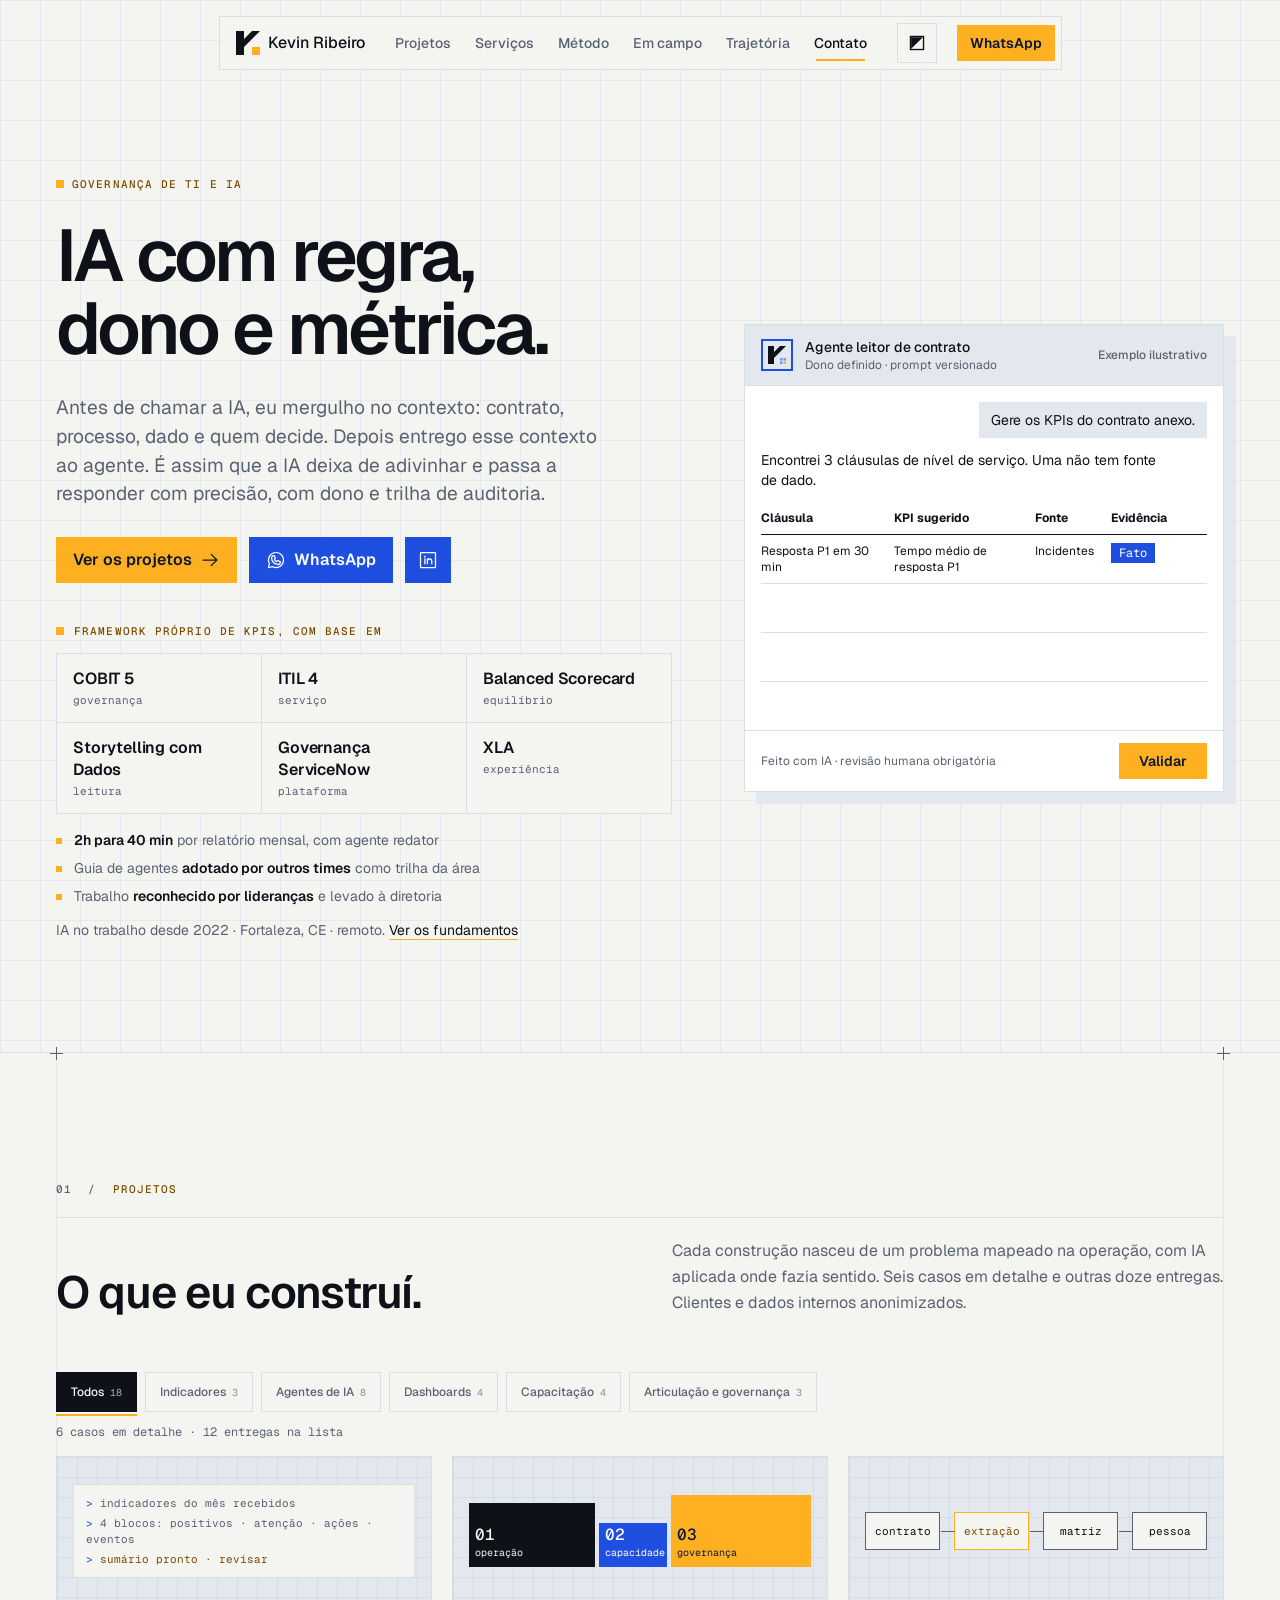
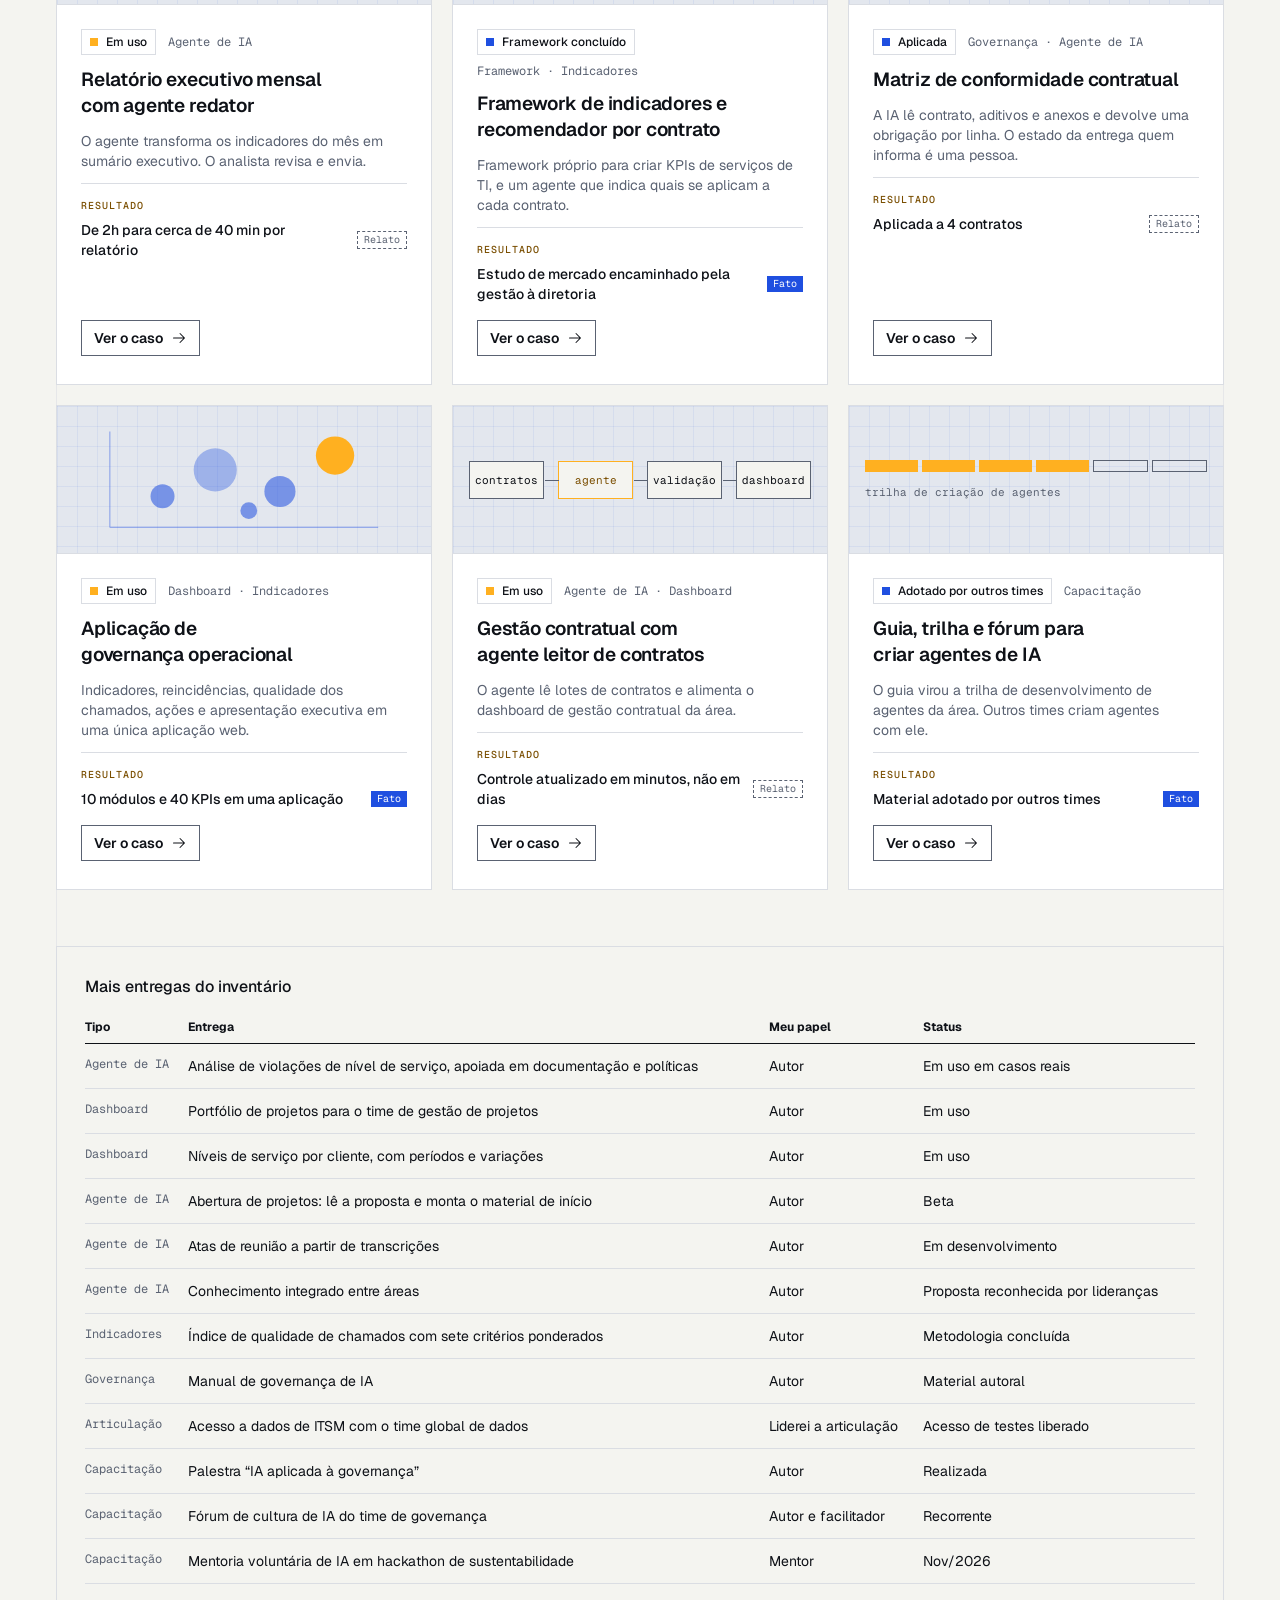
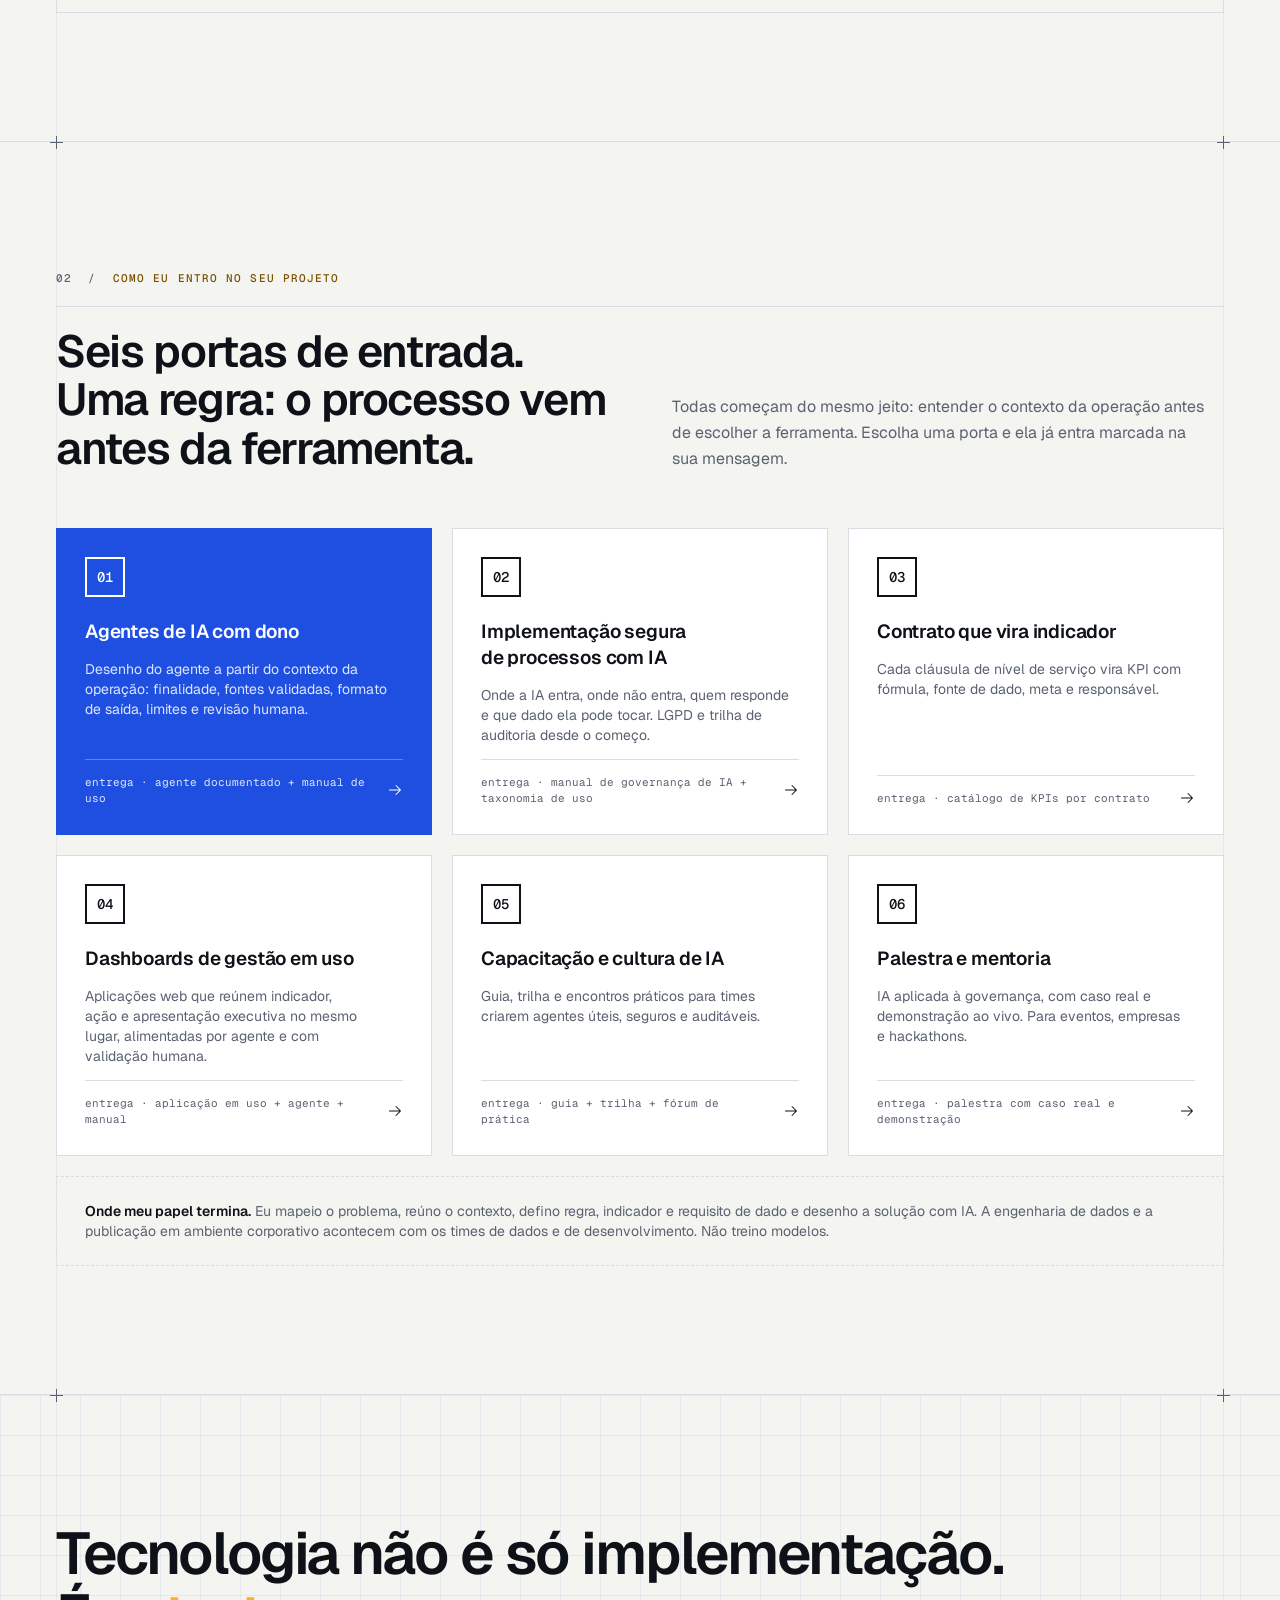
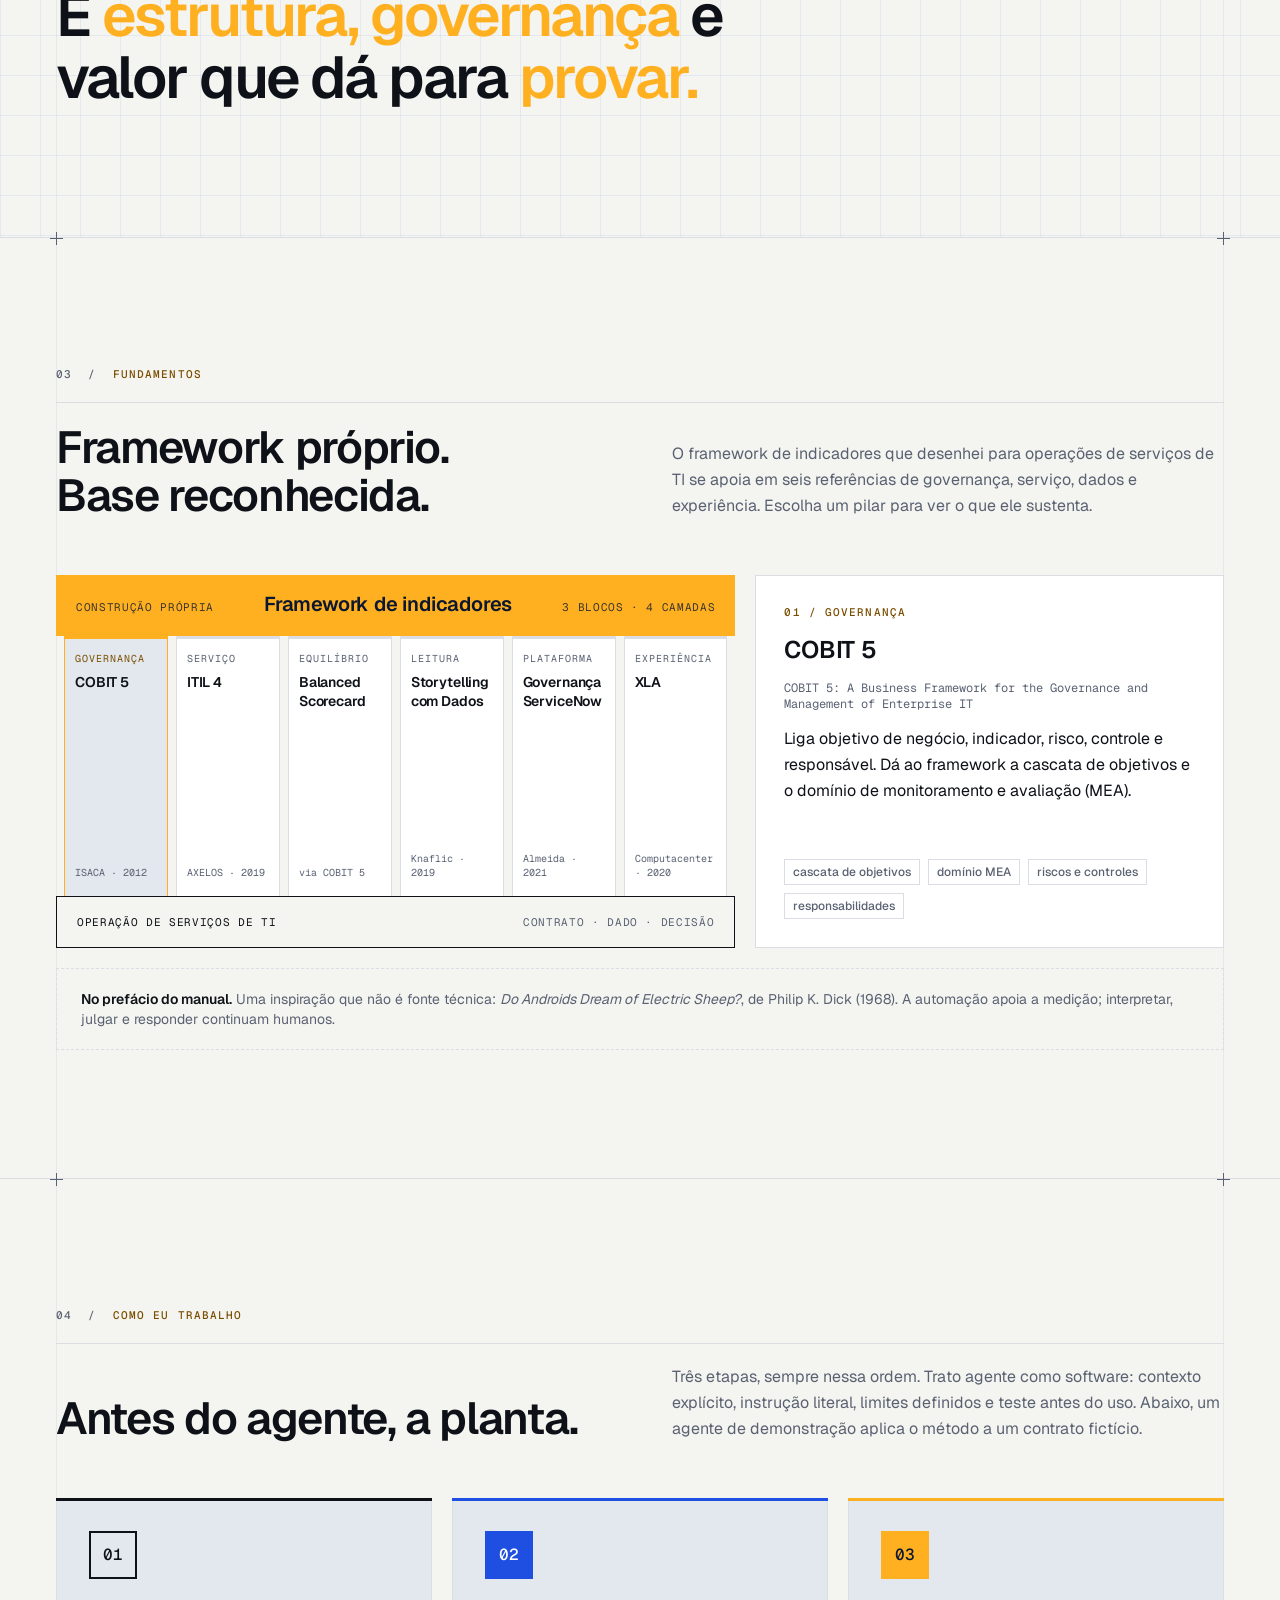
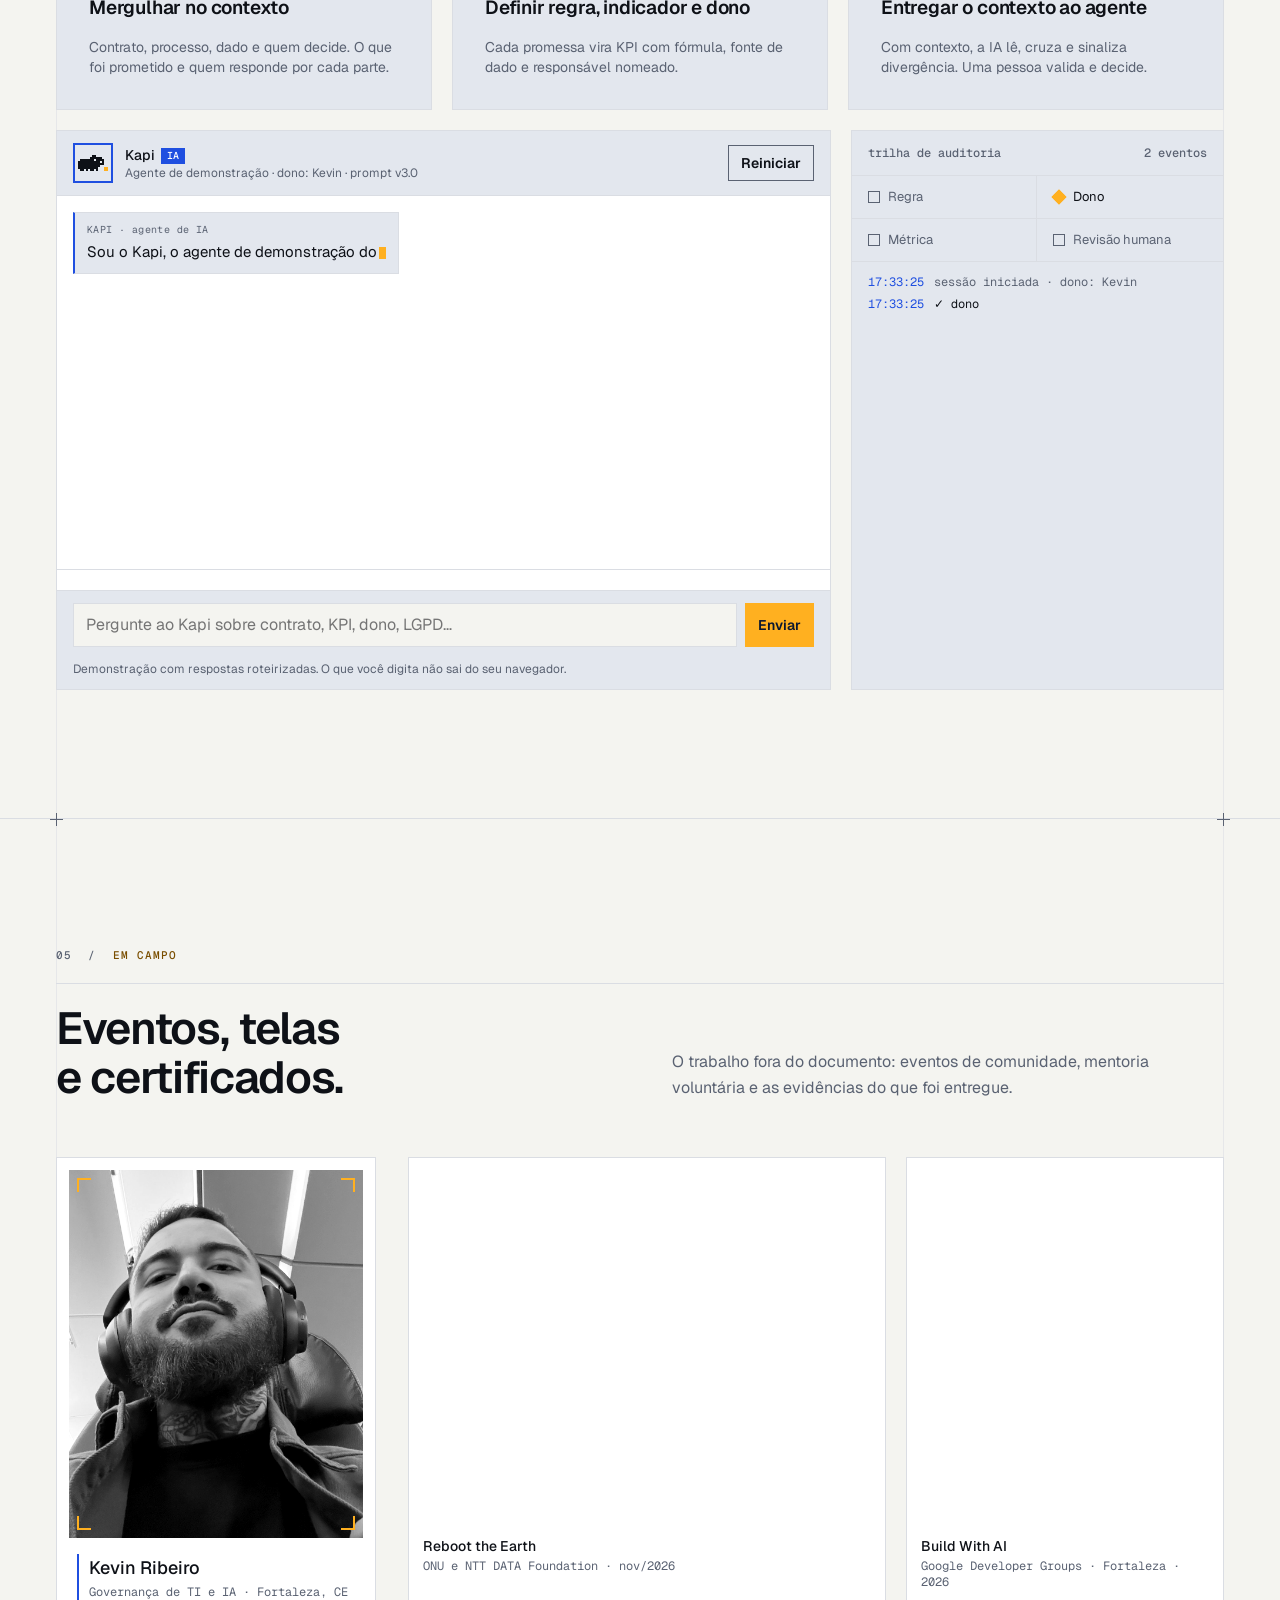
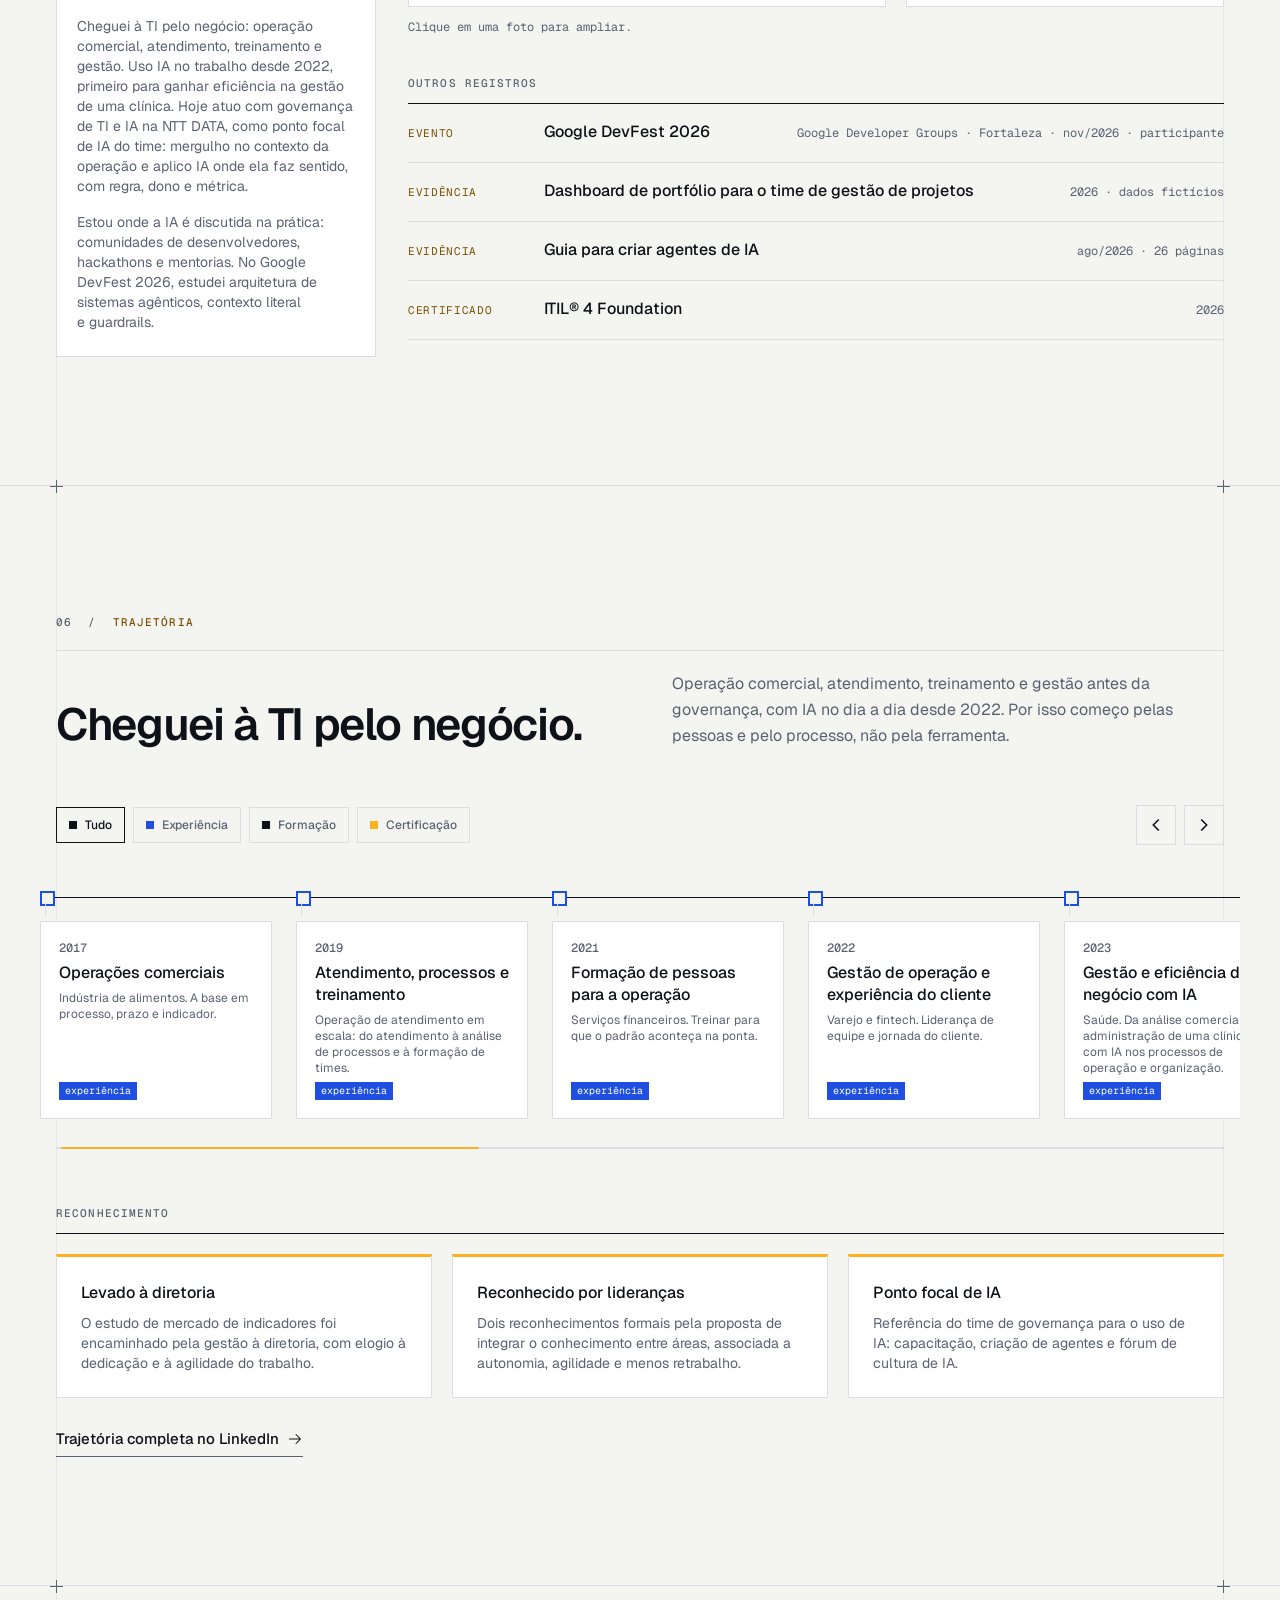
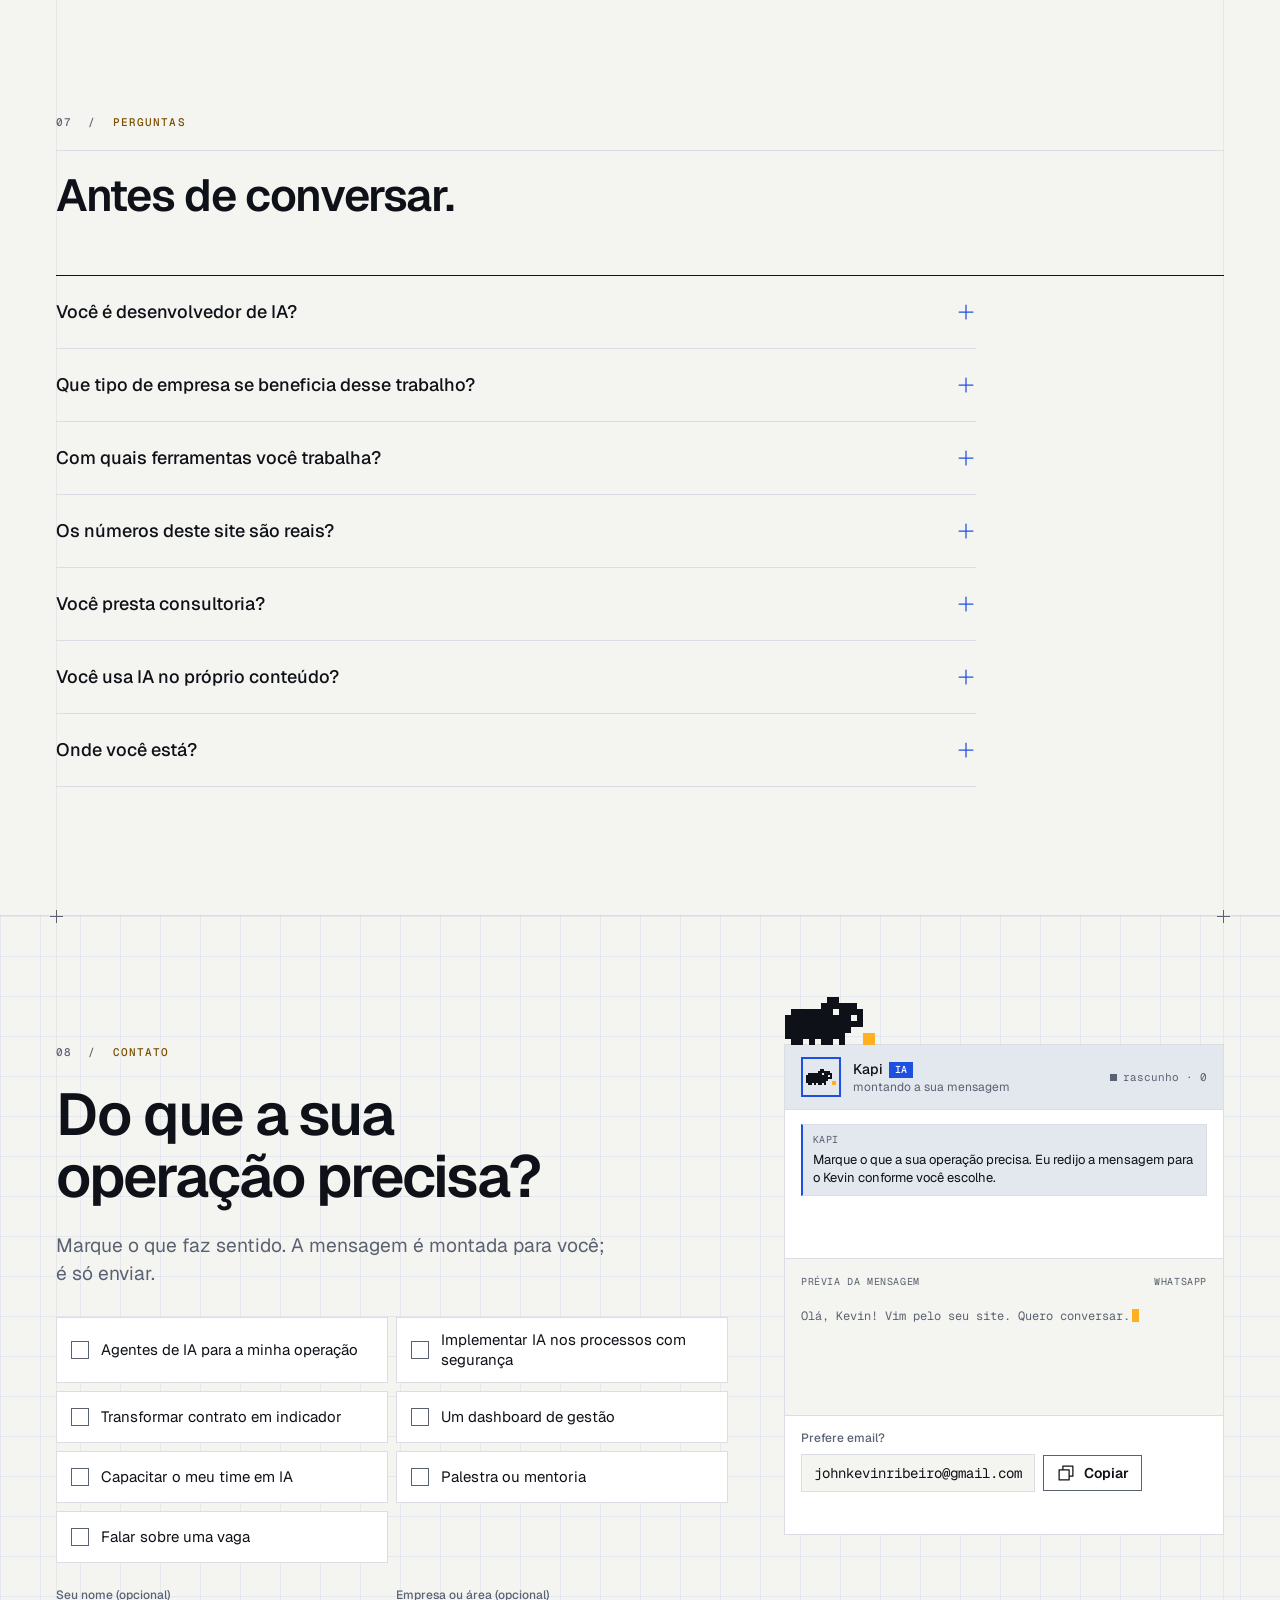
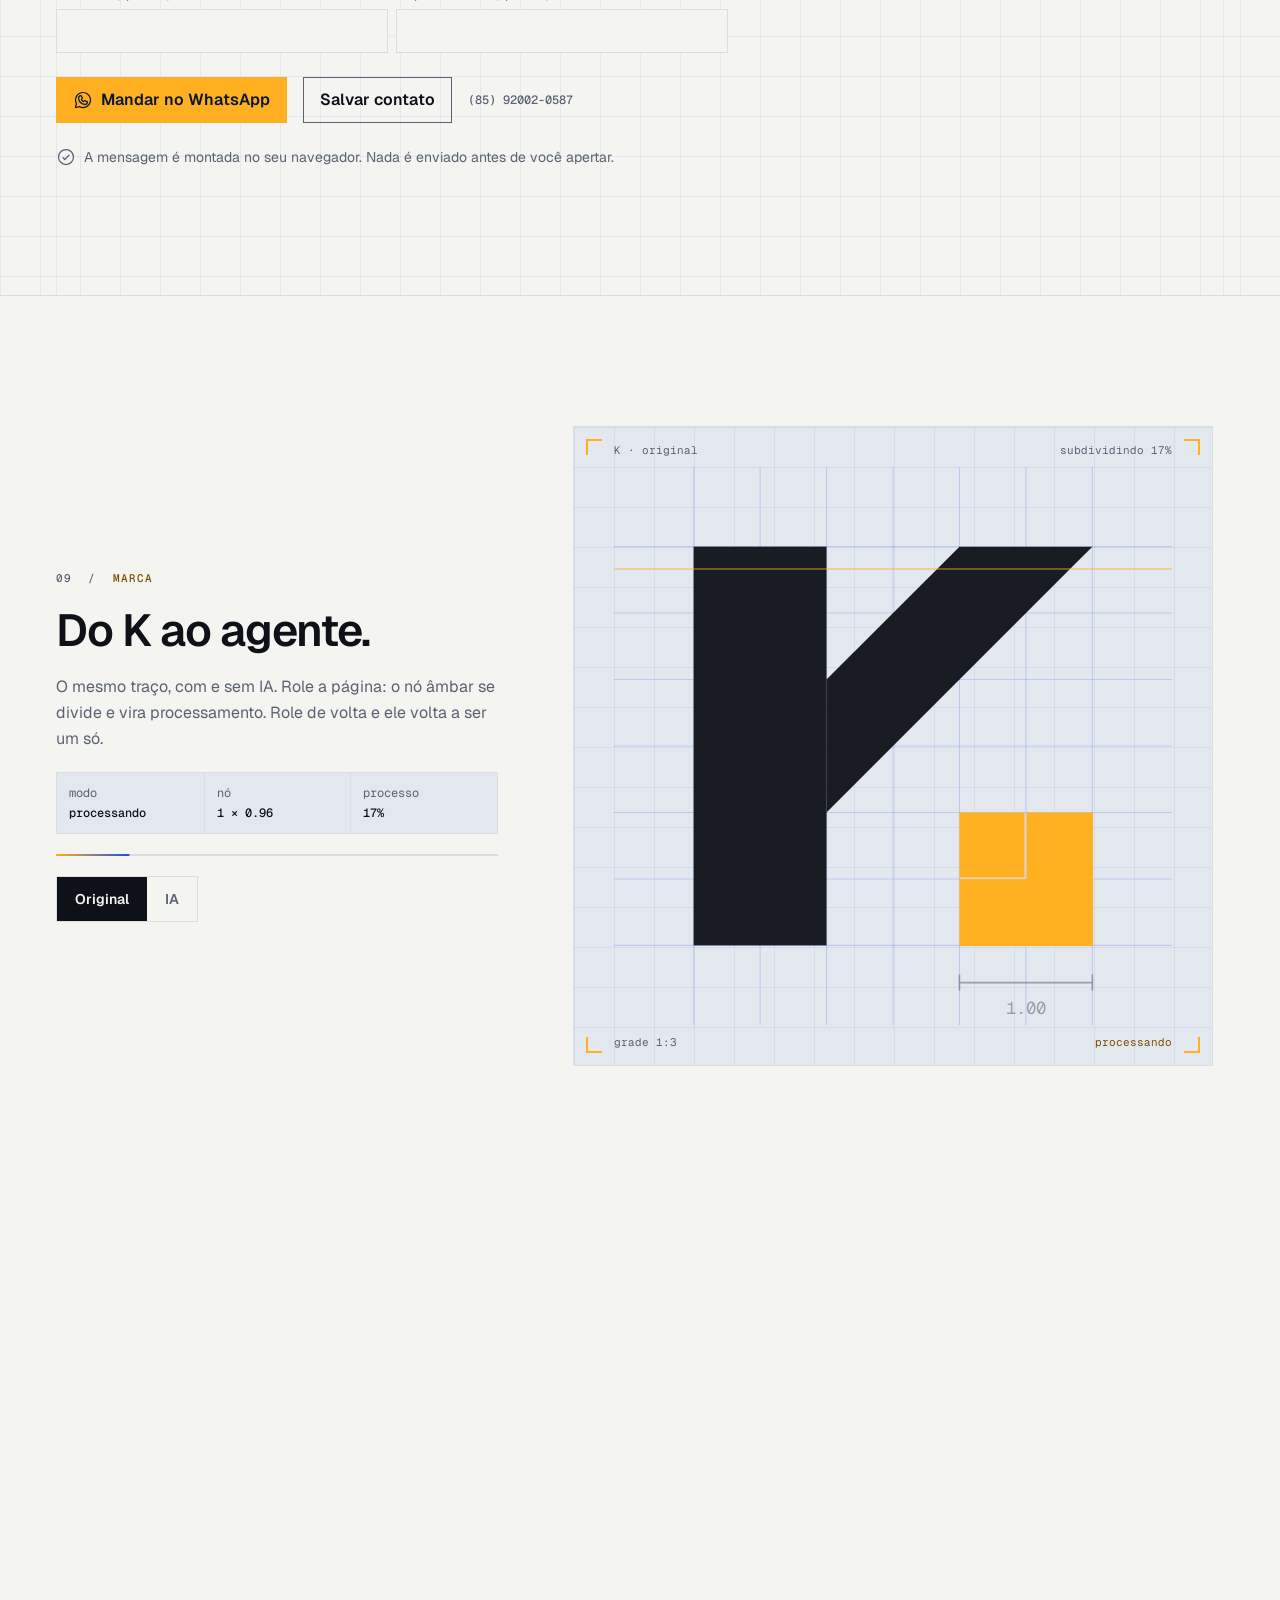
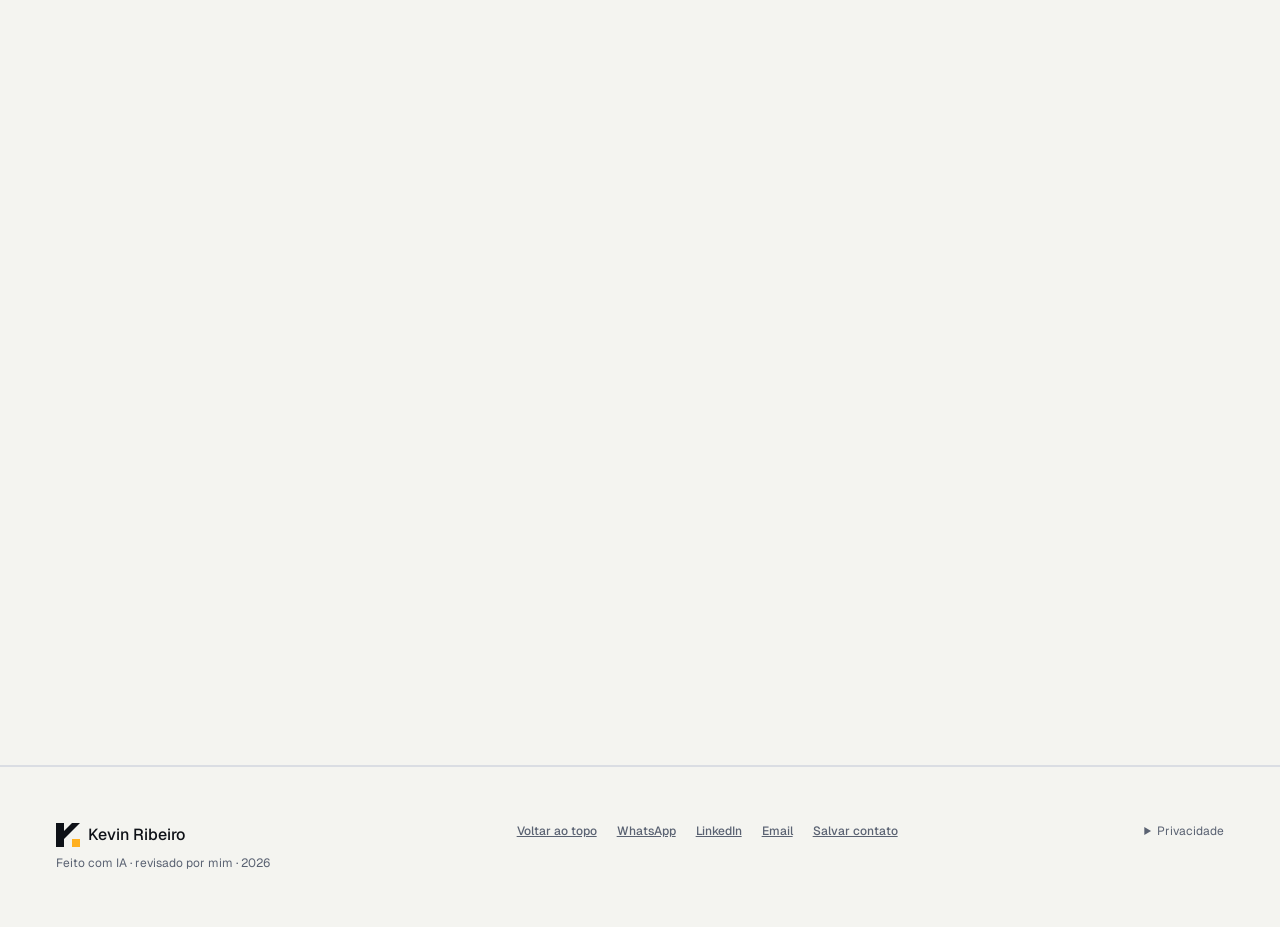
<file: v4/index.html>
<!doctype html>
<html lang="pt-BR">
<head>
<meta charset="utf-8">
<meta name="viewport" content="width=device-width, initial-scale=1, viewport-fit=cover">
<title>Kevin Ribeiro · Governança de TI e IA</title>
<meta name="robots" content="noindex">
<meta name="description" content="Kevin Ribeiro, governança de TI e IA em Fortaleza. Contexto primeiro, IA depois: agentes, indicadores e dashboards em uso, com regra, dono e métrica.">
<meta property="og:type" content="website">
<meta property="og:title" content="Kevin Ribeiro · IA com regra, dono e métrica">
<meta property="og:description" content="Kevin Ribeiro, governança de TI e IA em Fortaleza. Contexto primeiro, IA depois: agentes, indicadores e dashboards em uso, com regra, dono e métrica.">
<meta property="og:image" content="https://kevinribeiro.pages.dev/og.png">
<meta property="og:url" content="https://kevinribeiro.pages.dev/">
<link rel="canonical" href="https://kevinribeiro.pages.dev/">
<meta property="og:locale" content="pt_BR">
<meta name="twitter:card" content="summary_large_image">
<meta name="theme-color" content="#0B1730">
<link rel="icon" href="data:image/svg+xml,%3Csvg xmlns='http://www.w3.org/2000/svg' viewBox='-0.5 -0.5 4 4'%3E%3Crect x='-0.5' y='-0.5' width='4' height='4' fill='%230B1730'/%3E%3Crect width='1' height='3' fill='%23fff'/%3E%3Cpath d='M1 1 2 0h1L1 2z' fill='%23fff'/%3E%3Crect x='2' y='2' width='1' height='1' fill='%23FFB020'/%3E%3C/svg%3E">
<script type="application/ld+json">{"@context": "https://schema.org", "@type": "Person", "name": "Kevin Ribeiro", "jobTitle": "Governança de TI e IA", "address": {"@type": "PostalAddress", "addressLocality": "Fortaleza", "addressRegion": "CE", "addressCountry": "BR"}, "sameAs": ["https://www.linkedin.com/in/johnkevinribeiro"]}</script>
<script type="application/ld+json">{"@context": "https://schema.org", "@type": "FAQPage", "mainEntity": [{"@type": "Question", "name": "Você é desenvolvedor de IA?", "acceptedAnswer": {"@type": "Answer", "text": "Não treino modelos. Meu trabalho vem antes do agente: entender o problema, reunir o contexto certo e definir regra, dono e métrica. Depois desenho o agente e a solução e acompanho o uso."}}, {"@type": "Question", "name": "Que tipo de empresa se beneficia desse trabalho?", "acceptedAnswer": {"@type": "Answer", "text": "Operações de serviço com contrato, nível de serviço e indicador: serviços gerenciados de TI, áreas de governança e setores regulados como energia, saúde e financeiro."}}, {"@type": "Question", "name": "Com quais ferramentas você trabalha?", "acceptedAnswer": {"@type": "Answer", "text": "Uso IA no trabalho desde 2022, quando comecei com o ChatGPT. Hoje trabalho com ChatGPT, Claude, Microsoft Copilot e Copilot Studio, além de Power Automate, SharePoint e ServiceNow. Este site foi construído com o Claude e revisado por mim. Os dashboards são aplicações web em HTML e JavaScript. A ferramenta vem depois do processo, nunca antes."}}, {"@type": "Question", "name": "Os números deste site são reais?", "acceptedAnswer": {"@type": "Answer", "text": "Sim. Cada resultado leva um selo: Fato quando há registro ou material que comprova, Relato quando é um resultado informado por mim sem medição independente. Clientes e dados internos estão anonimizados, e as telas usam dados fictícios."}}, {"@type": "Question", "name": "Você presta consultoria?", "acceptedAnswer": {"@type": "Answer", "text": "Hoje atuo na NTT DATA. Estou aberto a conversas sobre oportunidades, mentoria e projetos, sempre respeitando meu contrato atual e a confidencialidade dos clientes."}}, {"@type": "Question", "name": "Você usa IA no próprio conteúdo?", "acceptedAnswer": {"@type": "Answer", "text": "Uso, e declaro. Peças feitas com IA levam o selo “Feito com IA, revisado por mim”. A revisão e a responsabilidade são minhas."}}, {"@type": "Question", "name": "Onde você está?", "acceptedAnswer": {"@type": "Answer", "text": "Em Fortaleza, Ceará, com atuação remota e articulação com times globais."}}]}</script>
<style>body{margin:0}img{max-width:100%}[hidden]{display:none!important}</style>
<script>try{var t=localStorage.getItem("kr-theme");if(t)document.documentElement.setAttribute("data-theme",t)}catch(e){}</script>
<link rel="preconnect" href="https://fonts.googleapis.com">
<link rel="stylesheet" href="https://fonts.googleapis.com/css2?family=Geist:wght@400;500;600&family=Geist+Mono:wght@400;500&display=swap">
<style>
/* Layout: planta técnica em navy. Nav flutuante, hero com a interface do agente, faixas de seção em grade de 40px, tudo em Geist com cantos retos. */
:root{
  --bg:#0B1730; --surface:#13254D; --surface-2:#0F1E3F; --fg:#FFFFFF; --muted:#AFC1DD; --line:#26385F;
  --accent:#FFB020; --accent-fg:#0B1730; --accent-text:#FFB020; --action:#1F4FE0; --action-fg:#FFFFFF; --link:#8EA8F5;
  --hero-a:#FFFFFF; --hero-b:#9B9B9B; --grid:rgba(124,156,203,.10); --nav:rgba(11,23,48,.72);
  --ok:#8EA8F5; --warn:#FFB020; --dev:#FF8A5C;
  --font:"Geist",system-ui,-apple-system,"Segoe UI",sans-serif;
  --mono:"Geist Mono",ui-monospace,Consolas,monospace;
  --ease:cubic-bezier(0.22,1,0.36,1);
  color-scheme:dark;
}
@media (prefers-color-scheme: light){:root:not([data-theme="dark"]){
  --bg:#F4F4F0; --surface:#FFFFFF; --surface-2:#E3E7EE; --fg:#0E1117; --muted:#5A6272; --line:#DADDE3;
  --accent:#FFB020; --accent-fg:#0B1730; --accent-text:#7A4E00; --action:#1F4FE0; --action-fg:#FFFFFF; --link:#1F4FE0;
  --hero-a:#000000; --hero-b:#666666; --grid:rgba(31,79,224,.07); --nav:rgba(244,244,240,.78);
  --ok:#1F4FE0; --warn:#7A4E00; --dev:#C2410C; color-scheme:light}}
:root[data-theme="light"]{
  --bg:#F4F4F0; --surface:#FFFFFF; --surface-2:#E3E7EE; --fg:#0E1117; --muted:#5A6272; --line:#DADDE3;
  --accent:#FFB020; --accent-fg:#0B1730; --accent-text:#7A4E00; --action:#1F4FE0; --action-fg:#FFFFFF; --link:#1F4FE0;
  --hero-a:#000000; --hero-b:#666666; --grid:rgba(31,79,224,.07); --nav:rgba(244,244,240,.78);
  --ok:#1F4FE0; --warn:#7A4E00; --dev:#C2410C; color-scheme:light}

*{box-sizing:border-box}
html{scroll-behavior:smooth;scroll-padding-top:96px}
body{background:var(--bg);color:var(--fg);font-family:var(--font);font-size:16px;line-height:24px;-webkit-font-smoothing:antialiased}
h1,h2,h3,h4,p,ul,ol,figure,dl,dd{margin:0}
ul,ol{padding:0;list-style:none}
a{color:var(--link)}
:focus-visible{outline:2px solid var(--accent);outline-offset:4px}
.ic{width:20px;height:20px;flex:none}

/* text styles (landing-page-design B1) */
.heading-1{font-size:60px;line-height:60px;font-weight:600;letter-spacing:-.03em;text-wrap:balance}
.heading-2{font-size:48px;line-height:48px;font-weight:600;letter-spacing:-.025em;text-wrap:balance}
.heading-3{font-size:36px;line-height:40px;font-weight:600;letter-spacing:-.02em;text-wrap:balance}
.heading-5{font-size:24px;line-height:32px;font-weight:600;letter-spacing:-.01em;text-wrap:balance}
.heading-6{font-size:20px;line-height:28px;font-weight:600;text-wrap:balance}
.title-2{font-size:18px;line-height:28px;font-weight:500}
.title-3{font-size:16px;line-height:24px;font-weight:500}
.title-4{font-size:14px;line-height:20px;font-weight:500}
.body-2{font-size:16px;line-height:24px;font-weight:500;text-wrap:pretty}
.body-3{font-size:16px;line-height:24px;font-weight:400;text-wrap:pretty}
.body-6{font-size:14px;line-height:20px;font-weight:400;text-wrap:pretty}
.title-1{font-size:20px;line-height:28px;font-weight:500;text-wrap:pretty}
.button-lg{font-size:18px;line-height:28px;font-weight:600}
.button-sm{font-size:14px;line-height:20px;font-weight:600}
.caption-3{font-size:12px;line-height:16px;font-weight:600;letter-spacing:.08em;text-transform:uppercase}
.caption-4{font-size:12px;line-height:16px;font-weight:500}
.caption-5{font-size:12px;line-height:16px;font-weight:400}
.mono{font-family:var(--mono)}
.muted{color:var(--muted)}

.wrap{max-width:1200px;margin:0 auto;padding-left:max(16px,env(safe-area-inset-left,0px));padding-right:max(16px,env(safe-area-inset-right,0px))}
.grid-bg{background-image:linear-gradient(var(--grid) 1px,transparent 1px),linear-gradient(90deg,var(--grid) 1px,transparent 1px);background-size:40px 40px}

.skip{position:absolute;left:16px;top:-64px;z-index:30;background:var(--accent);color:var(--accent-fg);padding:8px 12px;text-decoration:none}
.skip:focus{top:calc(16px + env(safe-area-inset-top,0px))}

/* buttons (B2: 8px x 12px) */
.btn{display:inline-flex;align-items:center;gap:8px;padding:8px 12px;text-decoration:none;border:1px solid transparent;cursor:pointer;font-family:var(--font);transition:transform 300ms var(--ease),background-color 300ms var(--ease),opacity 300ms var(--ease)}
.btn:hover{transform:translateY(-2px)}
.btn:active{transform:translateY(1px) scale(.98)}
.btn-primary{background:var(--accent);color:var(--accent-fg)}
.btn-primary:hover{background:#FFC24D}
.btn-ghost{background:transparent;color:var(--fg);border-color:var(--line)}
.btn-ghost:hover{background:var(--surface)}
.btn-dark{background:var(--action);color:var(--action-fg)}
.btn-dark:hover{background:#3A66EC}

/* nav (B7 navigation) */
.nav{position:fixed;z-index:20;left:0;right:0;top:calc(16px + env(safe-area-inset-top,0px));display:flex;justify-content:center;padding-left:max(16px,env(safe-area-inset-left,0px));padding-right:max(16px,env(safe-area-inset-right,0px));pointer-events:none}
.nav-bar{pointer-events:auto;display:flex;align-items:center;gap:24px;padding:8px 8px 8px 16px;background:var(--nav);border:1px solid var(--line);-webkit-backdrop-filter:blur(16px);backdrop-filter:blur(16px)}
.brand{display:flex;align-items:center;gap:8px;color:var(--fg);text-decoration:none}
.brand svg{width:24px;height:24px}
.links{display:flex;gap:4px}
.links a{display:inline-block;padding:8px 12px;color:var(--muted);text-decoration:none;transition:color 300ms var(--ease)}
.links a:hover,.links a[aria-current="true"]{color:var(--fg)}
.links a[aria-current="true"]{box-shadow:inset 0 -2px 0 var(--accent)}
.menu-btn{display:none;width:44px;height:44px;align-items:center;justify-content:center;background:transparent;border:1px solid var(--line);color:var(--fg);cursor:pointer;position:relative}
.menu-btn i{position:absolute;left:12px;right:12px;height:2px;background:currentColor;transition:transform 500ms var(--ease)}
.menu-btn i:first-child{transform:translateY(-4px)}
.menu-btn i:last-child{transform:translateY(4px)}
.menu-btn[aria-expanded="true"] i:first-child{transform:rotate(45deg)}
.menu-btn[aria-expanded="true"] i:last-child{transform:rotate(-45deg)}
.panel{position:fixed;inset:0;z-index:19;background:var(--nav);-webkit-backdrop-filter:blur(24px);backdrop-filter:blur(24px);padding:calc(96px + env(safe-area-inset-top,0px)) max(16px,env(safe-area-inset-right,0px)) 48px max(16px,env(safe-area-inset-left,0px));display:flex;flex-direction:column;gap:8px}
.panel a{color:var(--fg);text-decoration:none;padding:12px 0;border-bottom:1px solid var(--line)}
.panel .btn{margin-top:24px;align-self:flex-start;border-bottom:1px solid transparent;padding:8px 12px}
.panel.open a{animation:linkIn 500ms var(--ease) both}

/* hero */
.hero{padding-top:calc(160px + env(safe-area-inset-top,0px));padding-bottom:96px;border-bottom:1px solid var(--line)}
.hero-grid{display:grid;grid-template-columns:minmax(0,1fr) minmax(0,480px);gap:64px;align-items:center}
.hero-copy{display:flex;flex-direction:column;gap:24px;min-width:0}
.eyebrow{display:inline-flex;align-items:center;gap:8px;color:var(--accent-text)}
.eyebrow::before{content:"";width:8px;height:8px;background:var(--accent)}
.hero h1{max-width:680px;background:linear-gradient(90deg,var(--hero-a),var(--hero-b));-webkit-background-clip:text;background-clip:text;color:transparent}
.hero .sub{max-width:680px;color:var(--muted)}
.proof{display:flex;flex-wrap:wrap;gap:8px 24px;padding-top:8px}
.proof li{display:flex;align-items:center;gap:8px;color:var(--muted)}
.proof b{color:var(--fg);font-weight:600}
.proof .ic{color:var(--accent-text)}

.agent{background:var(--surface);border:1px solid var(--line);min-width:0}
.agent-head{display:flex;justify-content:space-between;align-items:center;gap:12px;padding:12px 16px;border:1px solid var(--line);margin:-1px -1px 0;background:var(--surface-2)}
.agent-id{display:flex;align-items:center;gap:12px}
.agent-av{width:32px;height:32px;display:flex;align-items:center;justify-content:center;border:2px solid var(--link)}
.agent-av svg{width:18px;height:18px}
.agent-body{padding:16px;display:flex;flex-direction:column;gap:12px}
.ask{align-self:flex-end;background:var(--surface-2);padding:8px 12px;max-width:85%;min-height:36px}
.tbl{width:100%;border-collapse:collapse}
.tbl th{text-align:left;padding:8px 8px 8px 0;border-bottom:1px solid var(--fg)}
.tbl td{padding:8px 8px 8px 0;border-bottom:1px solid var(--line);vertical-align:top}
.tbl tr.flag td{color:var(--accent-text)}
.seal{display:inline-block;padding:2px 8px;font-family:var(--mono)}
.seal-fato{background:var(--action);color:var(--action-fg)}
.seal-inf{border:1px dashed var(--muted);color:var(--muted)}
.agent-foot{display:flex;justify-content:space-between;align-items:center;gap:12px;padding:12px 16px;border-top:1px solid var(--line)}

/* sections */
section{padding-block:96px;border-bottom:1px solid var(--line)}
.sec-head{display:grid;grid-template-columns:minmax(0,1fr) minmax(0,1fr);gap:24px 64px;align-items:end;margin-bottom:48px}
.sec-head .caption-3{grid-column:1/-1;color:var(--accent-text)}
.sec-head h2{max-width:680px}
.sec-head p{color:var(--muted);max-width:560px}

.split{display:grid;grid-template-columns:repeat(2,minmax(0,1fr));gap:16px}
.box{background:var(--surface);border:1px solid var(--line);padding:32px;display:flex;flex-direction:column;gap:16px}
.box li{display:flex;gap:12px;align-items:flex-start;padding-block:12px;border-bottom:1px solid var(--line)}
.box li:last-child{border-bottom:0}
.box li .ic{margin-top:2px}
.box.before .ic{color:var(--dev)}
.box.after{border-color:var(--link)}
.box.after .ic{color:var(--link)}

.benefits{display:grid;grid-template-columns:repeat(4,minmax(0,1fr));gap:16px}
.benefit{background:var(--surface);border:1px solid var(--line);padding:24px;display:flex;flex-direction:column;gap:12px;transition:transform 500ms var(--ease),border-color 300ms var(--ease)}
.benefit:hover{transform:translateY(-4px);border-color:var(--link)}
.benefit .ic{width:32px;height:32px;color:var(--link)}

.tagline{padding-block:96px}
.tagline p{max-width:880px}
.tagline .w{opacity:.3;transition:opacity 500ms var(--ease)}
.tagline .w.on{opacity:1}
.tagline .w.hl.on{color:var(--accent)}

.steps{display:grid;grid-template-columns:repeat(3,minmax(0,1fr));gap:16px;counter-reset:s}
.step{border:1px solid var(--line);padding:32px;display:flex;flex-direction:column;gap:16px;background:var(--surface-2)}
.step-n{width:48px;height:48px;display:flex;align-items:center;justify-content:center;border:2px solid var(--fg);font-family:var(--mono);font-weight:500}
.step:nth-child(2) .step-n{background:var(--action);border-color:var(--action);color:var(--action-fg)}
.step:nth-child(3) .step-n{background:var(--accent);border-color:var(--accent);color:var(--accent-fg)}

.cases{display:grid;grid-template-columns:repeat(3,minmax(0,1fr));gap:16px}
.case{background:var(--surface);border:1px solid var(--line);padding:24px;display:flex;flex-direction:column;gap:16px}
.case dl{display:flex;flex-direction:column;gap:12px;border-top:1px solid var(--line);padding-top:16px}
.case dt{color:var(--muted)}
.chip{align-self:flex-start;display:inline-flex;align-items:center;gap:8px;padding:4px 8px;border:1px solid var(--line)}
.chip::before{content:"";width:8px;height:8px}
.chip.prod::before{background:var(--accent)}
.chip.ent::before{background:var(--link)}
.chip.rec::before{background:var(--muted)}
.case.wide{grid-column:span 2;background:var(--action);border-color:var(--action);color:var(--action-fg)}
.case.wide .muted,.case.wide dt{color:#DCE6FF}
.case.wide dl{border-color:rgba(255,255,255,.3)}
.case.wide .chip{border-color:rgba(255,255,255,.4)}

.nums{display:grid;grid-template-columns:repeat(4,minmax(0,1fr));gap:16px;margin-top:16px}
.num{border:1px solid var(--line);padding:24px;display:flex;flex-direction:column;gap:8px}
.num b{font-size:48px;line-height:48px;font-weight:600;letter-spacing:-.03em;font-variant-numeric:tabular-nums}

.tl{display:grid;grid-template-columns:repeat(6,minmax(0,1fr));border-top:1px solid var(--fg)}
.tl li{padding:16px 12px 0 0;display:flex;flex-direction:column;gap:4px}
.tl li.now{box-shadow:inset 0 3px 0 var(--accent)}
.creds{display:grid;grid-template-columns:repeat(2,minmax(0,1fr));gap:16px;margin-top:48px}
.cred{border:1px solid var(--line);padding:24px;display:flex;flex-direction:column;gap:12px}
.cred li{padding-block:8px;border-bottom:1px solid var(--line)}
.cred li:last-child{border-bottom:0}

.faq{max-width:880px;border-top:1px solid var(--fg)}
.faq details{border-bottom:1px solid var(--line)}
.faq summary{list-style:none;cursor:pointer;display:flex;justify-content:space-between;gap:24px;align-items:center;padding-block:24px}
.faq summary::-webkit-details-marker{display:none}
.faq summary .ic{transition:transform 500ms var(--ease);color:var(--link)}
.faq details[open] summary .ic{transform:rotate(45deg)}
.faq .ans{padding-bottom:24px;color:var(--muted);max-width:680px}

.final{text-align:left}
.final-box{display:grid;grid-template-columns:minmax(0,1fr) minmax(0,400px);gap:48px;align-items:end}
.contact{background:var(--surface);border:1px solid var(--line);padding:24px;display:flex;flex-direction:column;gap:12px}
.addr{display:flex;flex-wrap:wrap;gap:8px;align-items:center}
.addr code{font-family:var(--mono);font-size:14px;line-height:20px;background:var(--bg);border:1px solid var(--line);padding:8px 12px;user-select:all;overflow-wrap:anywhere}
.status{min-height:20px}
.reassure{display:flex;align-items:center;gap:8px;color:var(--muted)}

footer{padding-block:48px}
.foot{display:flex;flex-wrap:wrap;justify-content:space-between;gap:24px;align-items:flex-start}
.foot nav{display:flex;flex-wrap:wrap;gap:16px}
.foot a{color:var(--muted)}
.foot details{max-width:420px}
.foot summary{cursor:pointer;color:var(--muted)}
.foot details p{margin-top:8px}

/* reveal (B7) */
.reveal-ready .reveal{opacity:0;transform:translateY(32px)}
.reveal-ready .reveal.in{opacity:1;transform:none;transition:opacity 700ms var(--ease),transform 700ms var(--ease)}
@keyframes linkIn{from{opacity:0;transform:translateY(24px)}to{opacity:1;transform:none}}

/* ===== interações v2: grade viva, demo do agente, contadores, Kapi ===== */
:root{--grid-hi:rgba(142,168,245,.42);--spot:rgba(142,168,245,.14)}
@media (prefers-color-scheme: light){:root:not([data-theme="dark"]){--grid-hi:rgba(31,79,224,.30);--spot:rgba(31,79,224,.08)}}
:root[data-theme="light"]{--grid-hi:rgba(31,79,224,.30);--spot:rgba(31,79,224,.08)}

.progress{position:fixed;left:0;top:0;height:3px;width:100%;z-index:25;background:var(--accent);transform:scaleX(var(--p,0));transform-origin:0 50%;pointer-events:none}

/* a grade acende perto do ponteiro */
.grid-bg{position:relative}
.grid-bg::before{content:"";position:absolute;inset:0;pointer-events:none;opacity:0;transition:opacity 400ms var(--ease);
  background-image:linear-gradient(var(--grid-hi) 1px,transparent 1px),linear-gradient(90deg,var(--grid-hi) 1px,transparent 1px);background-size:40px 40px;
  -webkit-mask-image:radial-gradient(260px circle at var(--mx,50%) var(--my,50%),#000,transparent);mask-image:radial-gradient(260px circle at var(--mx,50%) var(--my,50%),#000,transparent)}
.grid-bg.lit::before{opacity:1}
.grid-bg>*{position:relative}

/* o K se constrói: pilar, vetor, nó */
.brand svg *{transform-box:fill-box}
.reveal-ready .brand.build .k-p{transform-origin:50% 100%;animation:kP 300ms var(--ease) both}
.reveal-ready .brand.build .k-v{animation:kV 300ms var(--ease) 300ms both}
.reveal-ready .brand.build .k-n{animation:kN 1ms steps(1,end) 620ms both}
@keyframes kP{from{transform:scaleY(0)}}
@keyframes kV{from{opacity:0;transform:translate(-34%,34%)}}
@keyframes kN{from{opacity:0}}

.links a{position:relative}
.links a::after{content:"";position:absolute;left:12px;right:12px;bottom:0;height:2px;background:var(--accent);transform:scaleX(0);transform-origin:0 50%;transition:transform 300ms var(--ease)}
.links a:hover::after,.links a[aria-current="true"]::after{transform:none}
.links a[aria-current="true"]{box-shadow:none}

/* entrada do hero */
.reveal-ready .hero-copy>*{animation:rise 700ms var(--ease) both;animation-delay:calc(var(--i,0)*90ms)}
@keyframes rise{from{opacity:0;transform:translateY(20px)}}

/* demo do agente */
.agent{position:relative}
.reveal-ready .agent.demo [data-s]{opacity:0}
.reveal-ready .agent.demo p[data-s]{transform:translateY(8px)}
.reveal-ready .agent.demo [data-s].on{opacity:1;transform:none;transition:opacity 240ms var(--ease),transform 240ms var(--ease)}
.reveal-ready .agent.demo tr[data-s] .seal{opacity:0;transform:scale(1.35)}
.reveal-ready .agent.demo tr[data-s].on .seal{opacity:1;transform:none;transition:opacity 160ms var(--ease) 220ms,transform 160ms var(--ease) 220ms}
.think{display:inline-flex;gap:4px;align-items:center;height:20px}
.think i{width:6px;height:6px;background:var(--link);animation:blink 900ms steps(1,end) infinite}
.think i:nth-child(2){animation-delay:300ms}
.think i:nth-child(3){animation-delay:600ms}
.caret::after{content:"";display:inline-block;width:7px;height:14px;background:var(--accent);vertical-align:-2px;margin-left:2px;animation:blink 1s steps(1,end) infinite}
@keyframes blink{50%{opacity:0}}
.agent-foot .btn{min-width:88px;justify-content:center}
.agent-foot .btn.done{background:var(--action);color:var(--action-fg)}
.tbl tbody tr{transition:background-color 300ms var(--ease)}
.tbl tbody tr:hover{background:var(--spot)}

/* listas em sequência */
.reveal-ready .box.reveal li{opacity:0;transform:translateX(-12px)}
.reveal-ready .box.reveal.in li{opacity:1;transform:none;transition:opacity 500ms var(--ease),transform 500ms var(--ease);transition-delay:calc(var(--i,0)*140ms + 250ms)}
.reveal-ready .box.reveal li .ic{transform:scale(0)}
.reveal-ready .box.reveal.in li .ic{transform:none;transition:transform 300ms var(--ease);transition-delay:calc(var(--i,0)*140ms + 450ms)}
.box li{transition:padding-left 300ms var(--ease)}
.box li:hover{padding-left:8px}

/* foco de luz e cotas nos cartões */
.spot{position:relative;isolation:isolate}
.spot::after{content:"";position:absolute;inset:0;pointer-events:none;opacity:0;z-index:-1;transition:opacity 300ms var(--ease);
  background:radial-gradient(240px circle at var(--x,50%) var(--y,50%),var(--spot),transparent 70%)}
.spot:hover::after{opacity:1}
.case.wide.spot::after{background:radial-gradient(280px circle at var(--x,50%) var(--y,50%),rgba(255,255,255,.18),transparent 70%)}
.tick::before{content:"";position:absolute;inset:-1px;pointer-events:none;opacity:0;transition:opacity 300ms var(--ease),inset 300ms var(--ease);
  background:
   linear-gradient(var(--accent),var(--accent)) 0 0/12px 1px no-repeat,linear-gradient(var(--accent),var(--accent)) 0 0/1px 12px no-repeat,
   linear-gradient(var(--accent),var(--accent)) 100% 0/12px 1px no-repeat,linear-gradient(var(--accent),var(--accent)) 100% 0/1px 12px no-repeat,
   linear-gradient(var(--accent),var(--accent)) 0 100%/12px 1px no-repeat,linear-gradient(var(--accent),var(--accent)) 0 100%/1px 12px no-repeat,
   linear-gradient(var(--accent),var(--accent)) 100% 100%/12px 1px no-repeat,linear-gradient(var(--accent),var(--accent)) 100% 100%/1px 12px no-repeat}
.tick:hover::before{opacity:1;inset:-7px}
.case,.num,.cred{transition:transform 500ms var(--ease),border-color 300ms var(--ease)}
.case:hover,.num:hover{transform:translateY(-4px);border-color:var(--link)}
.benefit .ic{transition:transform 500ms var(--ease),color 300ms var(--ease)}
.benefit:hover .ic{transform:translateY(-2px);color:var(--accent-text)}
.chip.prod::before{animation:blink 1.6s steps(1,end) infinite}

/* etapas acendem em ordem */
.step::before{content:"";position:absolute;left:-1px;right:-1px;top:-1px;height:3px;background:var(--fg);transform-origin:0 50%}
.step:nth-child(2)::before{background:var(--action)}
.step:nth-child(3)::before{background:var(--accent)}
.reveal-ready .steps .step::before{transform:scaleX(0);transition:transform 450ms linear;transition-delay:calc(var(--i,0)*450ms + 300ms)}
.reveal-ready .steps.go .step::before{transform:none}
.reveal-ready .steps .step-n{background:transparent;border-color:var(--line);color:var(--muted);transition:background-color 300ms var(--ease),border-color 300ms var(--ease),color 300ms var(--ease);transition-delay:calc(var(--i,0)*450ms + 500ms)}
.reveal-ready .steps.go .step:nth-child(1) .step-n{border-color:var(--fg);color:var(--fg)}
.reveal-ready .steps.go .step:nth-child(2) .step-n{background:var(--action);border-color:var(--action);color:var(--action-fg)}
.reveal-ready .steps.go .step:nth-child(3) .step-n{background:var(--accent);border-color:var(--accent);color:var(--accent-fg)}

/* linha do tempo se desenha */
.tl{border-top:0;position:relative}
.tl::before{content:"";position:absolute;left:0;right:0;top:0;height:1px;background:var(--fg);transform-origin:0 50%}
.tl li{position:relative;transition:color 300ms var(--ease)}
.tl li::before{content:"";position:absolute;left:0;top:-3px;width:7px;height:7px;background:var(--fg);transition:transform 300ms var(--ease),background-color 300ms var(--ease)}
.tl li.now::before{background:var(--accent)}
.tl li:hover::before{background:var(--accent);transform:scale(1.6)}
.reveal-ready .tl::before{transform:scaleX(0);transition:transform 1400ms var(--ease)}
.reveal-ready .tl.go::before{transform:none}
.reveal-ready .tl li{opacity:0;transform:translateY(10px);transition:opacity 450ms var(--ease),transform 450ms var(--ease);transition-delay:calc(var(--i,0)*180ms + 150ms)}
.reveal-ready .tl.go li{opacity:1;transform:none}

.faq .ans{overflow:hidden}
.faq details.closing summary .ic{transform:none}
.faq summary{transition:color 300ms var(--ease),padding-left 300ms var(--ease)}
.faq summary:hover{padding-left:8px;color:var(--accent-text)}
#copy.ok{border-color:var(--accent);color:var(--accent-text)}

/* Kapi, o mascote */
.kapi-rail{position:absolute;left:0;right:0;bottom:100%;height:48px;pointer-events:none}
.kapi{appearance:none;-webkit-appearance:none;border:0;background:none;padding:0;margin:0;color:var(--fg);cursor:pointer;display:block;width:90px;height:48px;line-height:0;position:absolute;right:24px;bottom:0;pointer-events:auto;-webkit-tap-highlight-color:transparent}
.kapi-rail.js .kapi{right:auto;left:0;transform:translateX(var(--kx,0px))}
.kapi svg{width:100%;height:100%;display:block;overflow:visible;transform:translateY(var(--hop,0px)) scaleX(var(--dir,1))}
.kapi .k-cur{fill:var(--accent)}
.kapi .k-lid,.kapi .k-legs-b{opacity:0}
.kapi.blink .k-lid{opacity:1}
.kapi.step .k-legs-a{opacity:0}
.kapi.step .k-legs-b{opacity:1}
.kapi.left{--dir:-1}
.kapi.hop{--hop:-6px}
.kapi.twitch .k-ear{transform:translateX(-1px)}
.reveal-ready .kapi .k-cur{animation:blink 1.1s steps(1,end) infinite}
.kapi-say{position:absolute;bottom:calc(100% + 56px);left:var(--sx,auto);right:var(--sr,auto);max-width:min(300px,100%);background:var(--surface-2);border:1px solid var(--line);padding:6px 10px;font-family:var(--mono);font-size:12px;line-height:16px;color:var(--fg);opacity:0;transform:translateY(4px);transition:opacity 200ms var(--ease),transform 200ms var(--ease);pointer-events:none;z-index:2}
.kapi-say.on{opacity:1;transform:none}
.kapi-say b{color:var(--accent-text);font-weight:500}
.contact{position:relative}
.foot-kapi{display:flex;align-items:flex-end;gap:12px}

/* ===== portfólio: projetos, casos e capacidades ===== */
.hero-cta{display:flex;flex-wrap:wrap;gap:12px}
.filters{display:flex;flex-wrap:wrap;gap:8px;margin-bottom:12px}
.fbtn{font-family:var(--font);background:transparent;color:var(--muted);border:1px solid var(--line);padding:8px 12px;min-height:36px;cursor:pointer;transition:color 300ms var(--ease),border-color 300ms var(--ease),background-color 300ms var(--ease)}
.fbtn:hover{color:var(--fg);border-color:var(--link)}
.fbtn[aria-pressed="true"]{background:var(--fg);color:var(--bg);border-color:var(--fg)}
#fcount{min-height:16px;margin-bottom:16px}
.projs{display:grid;grid-template-columns:repeat(3,minmax(0,1fr));gap:16px}
.proj{background:var(--surface);border:1px solid var(--line);display:flex;flex-direction:column;cursor:pointer;transition:transform 500ms var(--ease),border-color 300ms var(--ease)}
.proj:hover{transform:translateY(-4px);border-color:var(--link)}
.proj-body{padding:24px;display:flex;flex-direction:column;gap:12px;flex:1}
.proj-meta{display:flex;flex-wrap:wrap;gap:8px 12px;align-items:center}
.proj-open{margin-top:auto;align-self:flex-start}
.proj-open .ic{width:16px;height:16px;transition:transform 300ms var(--ease)}
.proj:hover .proj-open .ic{transform:translateX(4px)}
.chip.val::before{background:var(--dev)}
.art{height:136px;border-bottom:1px solid var(--line);background:var(--surface-2);background-image:linear-gradient(var(--grid) 1px,transparent 1px),linear-gradient(90deg,var(--grid) 1px,transparent 1px);background-size:20px 20px;display:flex;align-items:center;justify-content:center;padding:16px;color:var(--fg);font-size:11px;line-height:16px;overflow:hidden}
.art-bars{display:flex;gap:4px;width:100%;align-items:flex-end;height:72px}
.art-bars span{display:flex;flex-direction:column;justify-content:flex-end;padding:6px;font-size:10px;overflow:hidden;white-space:nowrap;height:100%;background:var(--fg);color:var(--bg);min-width:0;transform-origin:50% 100%;transition:transform 500ms var(--ease)}
.art-bars span:nth-child(2){background:var(--action);color:var(--action-fg);height:60%}
.art-bars span:nth-child(3){background:var(--accent);color:var(--accent-fg)}
.art-bars span:nth-child(1){height:88%}
.art-bars b{font-size:16px;line-height:20px;font-weight:500}
.proj:hover .art-bars span{transform:scaleY(1.08)}
.art-flow{display:flex;align-items:center;gap:0;width:100%}
.art-flow span{flex:1;text-align:center;border:1px solid var(--muted);padding:10px 4px;background:var(--bg);position:relative;min-width:0;transition:border-color 300ms var(--ease),background-color 300ms var(--ease),color 300ms var(--ease)}
.art-flow span+span{margin-left:14px}
.art-flow span+span::before{content:"";position:absolute;right:100%;top:50%;width:14px;height:1px;background:var(--muted)}
.art-flow .hl{border-color:var(--accent);color:var(--accent-text)}
.proj:hover .art-flow span{border-color:var(--link)}
.proj:hover .art-flow .hl{background:var(--accent);color:var(--accent-fg);border-color:var(--accent)}
.art-trail{display:flex;flex-direction:column;gap:12px;width:100%;color:var(--muted)}
.trail{display:flex;gap:4px}
.trail i{flex:1;height:12px;background:var(--accent);transition:background-color 300ms var(--ease)}
.trail i.off{background:transparent;border:1px solid var(--muted)}
.proj:hover .trail i.off{background:var(--accent);border-color:var(--accent)}
.proj:hover .trail i.off:last-child{transition-delay:200ms}
.art-term{display:flex;flex-direction:column;gap:4px;width:100%;background:var(--bg);border:1px solid var(--line);padding:10px 12px;color:var(--muted)}
.art-term span::before{content:"> ";color:var(--link)}
.art-term .hl{color:var(--accent-text)}
.art-bub{width:100%;height:100%;color:var(--link)}
.art-bub circle{transition:transform 500ms var(--ease);transform-box:fill-box;transform-origin:center}
.proj:hover .art-bub circle{transform:scale(1.12)}
.more{margin-top:48px;border:1px solid var(--line);padding:24px;display:flex;flex-direction:column;gap:12px}
.more .tbl td{padding-block:12px}
.caps{display:grid;grid-template-columns:repeat(3,minmax(0,1fr));gap:16px}
.cap{border:1px solid var(--line);padding:24px;display:flex;flex-direction:column;gap:12px;background:var(--surface)}
.cap li{display:flex;justify-content:space-between;gap:12px;align-items:baseline;padding-block:10px;border-bottom:1px solid var(--line)}
.cap li:last-child{border-bottom:0}
.cap-lim{background:transparent;border-style:dashed;color:var(--muted)}
.cap-lim .title-3{color:var(--fg)}
.lnk{font-family:var(--font);background:none;border:0;padding:4px 0;color:var(--link);cursor:pointer;white-space:nowrap;text-decoration:underline;text-underline-offset:3px}
.lnk:hover{color:var(--accent-text)}
dialog.caso{width:min(960px,calc(100vw - 32px));max-height:min(88vh,900px);padding:0;border:1px solid var(--line);background:var(--surface);color:var(--fg);overflow:auto;overscroll-behavior:contain}
dialog.caso::backdrop{background:rgba(5,11,26,.72);-webkit-backdrop-filter:blur(6px);backdrop-filter:blur(6px)}
.reveal-ready dialog.caso[open]{animation:casoIn 400ms var(--ease)}
@keyframes casoIn{from{opacity:0;transform:translateY(24px)}}
.caso-head{position:sticky;top:0;z-index:1;display:flex;justify-content:space-between;gap:16px;align-items:flex-start;padding:24px;background:var(--surface-2);border-bottom:1px solid var(--line)}
.caso-head>div{display:flex;flex-direction:column;gap:8px;min-width:0}
.caso-x{width:44px;height:44px;justify-content:center;padding:0;flex:none}
.caso-grid{display:grid;grid-template-columns:repeat(2,minmax(0,1fr));gap:32px;padding:24px}
.caso-col{display:flex;flex-direction:column;gap:24px;min-width:0}
.caso-col>div{display:flex;flex-direction:column;gap:8px}
.caso .caption-3{color:var(--accent-text)}
.dots li{position:relative;padding:6px 0 6px 18px}
.dots li::before{content:"";position:absolute;left:0;top:14px;width:6px;height:6px;background:var(--link)}
.flow{display:flex;flex-direction:column;gap:0;counter-reset:f}
.flow li{display:flex;gap:12px;align-items:center;border:1px solid var(--line);padding:10px 12px;background:var(--bg);position:relative}
.flow li+li{margin-top:14px}
.flow li+li::before{content:"";position:absolute;left:23px;bottom:100%;width:1px;height:14px;background:var(--muted)}
.flow li span{color:var(--muted);font-size:12px}
.reveal-ready .flow li{opacity:.35;transition:opacity 300ms var(--ease),border-color 300ms var(--ease);transition-delay:calc(var(--i,0)*160ms + 250ms)}
.reveal-ready dialog.go .flow li{opacity:1;border-color:var(--link)}
.reveal-ready dialog.go .flow li:last-child{border-color:var(--accent)}
.res li{display:flex;justify-content:space-between;gap:12px;align-items:flex-start;padding-block:10px;border-bottom:1px solid var(--line)}
.res li:last-child{border-bottom:0}
.res b{font-weight:600}
.res .seal{flex:none}
.tags{display:flex;flex-wrap:wrap;gap:8px}
.tags li{border:1px solid var(--line);padding:4px 8px;color:var(--muted)}
.caso-foot{padding:0 24px 24px}

@media (max-width:1024px){
  .projs,.caps{grid-template-columns:repeat(2,minmax(0,1fr))}
  .hero-grid,.final-box,.sec-head{grid-template-columns:minmax(0,1fr)}
  .hero-grid{gap:48px}
  .benefits,.nums{grid-template-columns:repeat(2,minmax(0,1fr))}
  .cases{grid-template-columns:repeat(2,minmax(0,1fr))}
  .tl{grid-template-columns:repeat(3,minmax(0,1fr));row-gap:16px}
}
@media (max-width:760px){
  .links,.nav-bar>.btn{display:none}
  .menu-btn{display:inline-flex}
  .nav-bar{width:100%;justify-content:space-between}
  .heading-1{font-size:36px;line-height:40px}
  .heading-2{font-size:30px;line-height:36px}
  .heading-3{font-size:30px;line-height:36px}
  .hero{padding-top:calc(128px + env(safe-area-inset-top,0px));padding-bottom:64px}
  section,.tagline{padding-block:64px}
  .sec-head{margin-bottom:32px}
  .split,.benefits,.steps,.cases,.nums,.creds,.projs,.caps,.caso-grid{grid-template-columns:minmax(0,1fr)}
  .more{padding:16px}
  .case.wide{grid-column:auto}
  .box,.step{padding:24px}
  .tl{grid-template-columns:repeat(2,minmax(0,1fr))}
  .tbl .hide-sm{display:none}
}
@media (prefers-reduced-motion:reduce){
  html{scroll-behavior:auto}
  *,*::before,*::after{transition-duration:200ms!important;animation:none!important}
  .reveal-ready .reveal{transform:none}
  .tagline .w{opacity:1}
  .btn:hover,.benefit:hover,.case:hover,.num:hover,.proj:hover{transform:none}
  .box li:hover,.faq summary:hover{padding-left:0}
}

/* ===================== v3 ===================== */
.sr{position:absolute;width:1px;height:1px;overflow:hidden;clip:rect(0 0 0 0);white-space:nowrap}
:root{--ai:#6E95FF}
@media (prefers-color-scheme: light){:root:not([data-theme="dark"]){--ai:#1F4FE0}}
:root[data-theme="light"]{--ai:#1F4FE0}

/* troca de tema: varredura de cima para baixo */
::view-transition-old(root),::view-transition-new(root){animation:none;mix-blend-mode:normal}
.vt-scan::view-transition-new(root){animation:vtScan 650ms var(--ease) both}
@keyframes vtScan{from{clip-path:inset(0 0 100% 0)}to{clip-path:inset(0 0 0 0)}}
.ibtn{width:40px;height:40px;display:inline-flex;align-items:center;justify-content:center;background:transparent;border:1px solid var(--line);color:var(--fg);cursor:pointer;flex:none;transition:border-color 300ms var(--ease),background-color 300ms var(--ease),color 300ms var(--ease)}
.ibtn:hover{border-color:var(--link);background:var(--surface)}
.ibtn svg{width:18px;height:18px}
.theme-btn .t-half{transition:transform 600ms var(--ease);transform-origin:center;transform-box:fill-box}
:root[data-theme="light"] .theme-btn .t-half{transform:rotate(180deg)}
.nav-bar .wa-mini{color:var(--fg)}
.nav-bar .wa-mini:hover{color:var(--accent-text)}

/* WhatsApp flutuante */
.fab{position:fixed;z-index:18;right:max(16px,env(safe-area-inset-right,0px));bottom:calc(16px + env(safe-area-inset-bottom,0px));display:inline-flex;align-items:center;gap:10px;padding:12px 16px;background:var(--accent);color:var(--accent-fg);text-decoration:none;font-weight:600;font-size:15px;line-height:20px;border:1px solid var(--accent);transform:translateY(calc(100% + 32px));transition:transform 500ms var(--ease),background-color 300ms var(--ease)}
.fab.show{transform:none}
.fab:hover{background:#FFC24D}
.fab .ic{width:20px;height:20px}
.fab::after{content:"";position:absolute;inset:-6px;border:1px solid var(--accent);opacity:0;animation:fabPing 2.8s var(--ease) infinite}
@keyframes fabPing{0%{opacity:.7;inset:0}70%,100%{opacity:0;inset:-10px}}

/* títulos que "decodificam" */
.dec{font-variant-ligatures:none}

/* botões magnéticos */
.mag{will-change:transform}

/* ---------- filtros com marcador deslizante ---------- */
.filters{position:relative;isolation:isolate}
.filters .find{position:absolute;z-index:-1;left:0;top:0;width:0;height:0;background:var(--fg);pointer-events:none;transition:transform 480ms var(--ease),width 480ms var(--ease),height 480ms var(--ease)}
.filters .find::after{content:"";position:absolute;left:0;right:0;bottom:-4px;height:2px;background:var(--accent);transform-origin:0 50%;animation:findLine 480ms var(--ease) both}
.filters.moving .find::after{animation:none}
@keyframes findLine{from{transform:scaleX(0)}}
.filters.js .fbtn[aria-pressed="true"]{background:transparent;border-color:var(--fg);color:var(--bg)}
.fbtn{position:relative}
.fbtn .n{font-family:var(--mono);font-size:10px;opacity:.6;margin-left:6px}
.fmeta{display:flex;flex-wrap:wrap;justify-content:space-between;gap:8px;margin-bottom:16px}
.fmeta #fcount,.fmeta .fc{margin:0}
.fhint{display:none}
@media (hover:none){.fhint{display:inline}}
.stage{position:relative}
.scan{position:absolute;left:-12px;right:-12px;top:0;height:1px;background:var(--accent);box-shadow:0 0 0 1px rgba(255,176,32,.18),0 0 28px 6px rgba(255,176,32,.28);opacity:0;pointer-events:none;z-index:5}
.scan::before{content:attr(data-label);position:absolute;right:12px;top:-22px;font-family:var(--mono);font-size:10px;line-height:14px;background:var(--accent);color:var(--accent-fg);padding:3px 6px;white-space:nowrap}
.projs,.shots{position:relative}
.more tbody tr[hidden]{display:none}

/* ---------- serviços: seis portas ---------- */
.doors{display:grid;grid-template-columns:repeat(3,minmax(0,1fr));gap:16px}
.door{position:relative;background:var(--surface);border:1px solid var(--line);padding:24px;display:flex;flex-direction:column;gap:12px;color:var(--fg);text-decoration:none;overflow:hidden;transition:transform 500ms var(--ease),border-color 300ms var(--ease)}
.door:hover{transform:translateY(-4px);border-color:var(--link)}
.door-top{display:flex;justify-content:space-between;align-items:center}
.door-n{width:40px;height:40px;display:flex;align-items:center;justify-content:center;border:2px solid var(--fg);font-family:var(--mono);font-weight:500;font-size:14px;transition:background-color 300ms var(--ease),color 300ms var(--ease),border-color 300ms var(--ease)}
.door:hover .door-n{background:var(--accent);border-color:var(--accent);color:var(--accent-fg)}
.door-k{font-family:var(--mono);font-size:11px;color:var(--muted);letter-spacing:.04em}
.door p.body-6{color:var(--muted)}
.door-out{margin-top:auto;display:flex;justify-content:space-between;align-items:center;gap:12px;padding-top:14px;border-top:1px solid var(--line);font-family:var(--mono);font-size:11px;line-height:16px;color:var(--muted);position:relative}
.door-out::before{content:"";position:absolute;left:0;top:-1px;height:1px;width:100%;background:var(--accent);transform:scaleX(0);transform-origin:0 50%;transition:transform 500ms var(--ease)}
.door:hover .door-out::before{transform:none}
.door-out .ic{width:16px;height:16px;color:var(--fg);transition:transform 300ms var(--ease)}
.door:hover .door-out .ic{transform:translateX(4px)}
.door.blue{background:var(--action);border-color:var(--action);color:var(--action-fg)}
.door.blue p.body-6,.door.blue .door-out,.door.blue .door-k{color:#DCE6FF}
.door.blue .door-out{border-color:rgba(255,255,255,.3)}
.door.blue .door-n{border-color:#fff}
.door.blue .door-out .ic{color:#fff}
.door.blue.spot::after{background:radial-gradient(280px circle at var(--x,50%) var(--y,50%),rgba(255,255,255,.18),transparent 70%)}
.limit{margin-top:16px;border:1px dashed var(--line);padding:20px 24px;color:var(--muted)}
.limit b{color:var(--fg);font-weight:600}

/* ---------- método: laboratório do Kapi ---------- */
.step{position:relative;transition:border-color 300ms var(--ease),background-color 300ms var(--ease)}
.step.live{border-color:var(--accent)}
.step.live .step-n{box-shadow:0 0 0 4px rgba(255,176,32,.25)}
.lab{display:grid;grid-template-columns:minmax(0,1.35fr) minmax(0,.65fr);gap:16px;margin-top:16px}
.chat{background:var(--surface);border:1px solid var(--line);display:flex;flex-direction:column;min-width:0;height:600px}
.chat-head{display:flex;justify-content:space-between;align-items:center;gap:12px;padding:12px 16px;border-bottom:1px solid var(--line);background:var(--surface-2)}
.kav{width:40px;height:40px;display:flex;align-items:center;justify-content:center;border:2px solid var(--ai);flex:none;color:var(--fg);position:relative}
.kav svg{width:30px;height:16px}
.kav::after{content:"";position:absolute;right:-4px;bottom:-4px;width:8px;height:8px;background:#34D399;border:2px solid var(--surface-2)}
.ai-tag{display:inline-block;margin-left:6px;padding:1px 6px;font-family:var(--mono);font-size:10px;line-height:14px;background:var(--ai);color:#fff;vertical-align:1px}
.chat-log{flex:1;overflow-y:auto;padding:16px;display:flex;flex-direction:column;gap:12px;scroll-behavior:smooth;overscroll-behavior:contain}
.msg{max-width:88%;padding:10px 12px;font-size:14px;line-height:20px;border:1px solid var(--line);animation:msgIn 360ms var(--ease) both;overflow-wrap:anywhere}
.msg.k{align-self:flex-start;background:var(--surface-2);border-left:2px solid var(--ai)}
.msg.u{align-self:flex-end;background:var(--fg);color:var(--bg);border-color:var(--fg)}
.msg .who{display:block;font-family:var(--mono);font-size:10px;line-height:14px;color:var(--muted);margin-bottom:4px;letter-spacing:.04em}
.msg.u .who{color:inherit;opacity:.6}
.msg b{font-weight:600}
.msg .tbl{margin-top:8px}
.msg .acts{display:flex;flex-wrap:wrap;gap:8px;margin-top:10px}
.msg .caret::after{height:12px}
@keyframes msgIn{from{opacity:0;transform:translateY(10px);clip-path:inset(0 0 100% 0)}to{opacity:1;transform:none;clip-path:inset(0 0 0 0)}}
.chat-chips{display:flex;gap:8px;padding:10px 16px;border-top:1px solid var(--line);overflow-x:auto;scrollbar-width:none}
.chat-chips::-webkit-scrollbar{display:none}
.chip-q{flex:none;font-family:var(--font);font-size:12px;line-height:16px;font-weight:500;padding:8px 10px;background:transparent;color:var(--fg);border:1px solid var(--line);cursor:pointer;transition:border-color 300ms var(--ease),background-color 300ms var(--ease),color 300ms var(--ease)}
.chip-q:hover{border-color:var(--accent);color:var(--accent-text)}
.chip-q:disabled{opacity:.4;cursor:default}
.chat-in{display:flex;gap:8px;padding:12px 16px;border-top:1px solid var(--line);background:var(--surface-2)}
.chat-in input{flex:1;min-width:0;font:inherit;font-size:16px;color:var(--fg);background:var(--bg);border:1px solid var(--line);padding:8px 12px;border-radius:0}
.chat-in input:focus{outline:2px solid var(--accent);outline-offset:0}
.chat-note{padding:0 16px 12px;background:var(--surface-2)}
.trace{border:1px solid var(--line);background:var(--surface-2);display:flex;flex-direction:column;min-width:0;height:600px}
.trace-head{display:flex;justify-content:space-between;gap:8px;padding:14px 16px;border-bottom:1px solid var(--line);color:var(--muted)}
.checks{display:grid;grid-template-columns:repeat(2,minmax(0,1fr));border-bottom:1px solid var(--line)}
.checks li{display:flex;align-items:center;gap:8px;padding:12px 16px;font-size:13px;line-height:18px;color:var(--muted);border-right:1px solid var(--line);border-bottom:1px solid var(--line);transition:color 300ms var(--ease)}
.checks li:nth-child(2n){border-right:0}
.checks li:nth-last-child(-n+2){border-bottom:0}
.checks li i{width:12px;height:12px;border:1px solid var(--muted);flex:none;transition:background-color 300ms var(--ease),border-color 300ms var(--ease),transform 300ms var(--ease)}
.checks li.on{color:var(--fg)}
.checks li.on i{background:var(--accent);border-color:var(--accent);transform:rotate(45deg) scale(.9)}
.trace-log{flex:1;overflow-y:auto;padding:12px 16px;display:flex;flex-direction:column;gap:6px;color:var(--muted)}
.trace-log li{display:grid;grid-template-columns:auto 1fr;gap:10px;animation:msgIn 300ms var(--ease) both}
.trace-log time{color:var(--link)}
.trace-log .hl{color:var(--accent-text)}
.trace-log .ok{color:var(--fg)}
.trace-empty{color:var(--muted);opacity:.7}

/* ---------- em campo ---------- */
.shots{display:grid;grid-template-columns:repeat(4,minmax(0,1fr));gap:16px}
.shot{position:relative;background:var(--surface);border:1px solid var(--line);padding:8px 8px 14px;display:flex;flex-direction:column;gap:10px;text-align:left;cursor:pointer;color:var(--fg);font-family:var(--font);transition:transform 500ms var(--ease),border-color 300ms var(--ease)}
.shot:hover{transform:translateY(-4px);border-color:var(--link)}
.shot:first-child{grid-column:span 2;grid-row:span 2}
.ph{position:relative;aspect-ratio:1/1;background:var(--surface-2);background-image:linear-gradient(var(--grid) 1px,transparent 1px),linear-gradient(90deg,var(--grid) 1px,transparent 1px);background-size:20px 20px;display:flex;align-items:center;justify-content:center;overflow:hidden}
.shot:first-child .ph{aspect-ratio:auto;flex:1;min-height:260px}
.ph img{position:absolute;inset:0;width:100%;height:100%;object-fit:cover}
.ph.x::before{content:"";position:absolute;inset:0;background:linear-gradient(to top right,transparent calc(50% - .5px),var(--line) calc(50% - .5px),var(--line) calc(50% + .5px),transparent calc(50% + .5px)),linear-gradient(to bottom right,transparent calc(50% - .5px),var(--line) calc(50% - .5px),var(--line) calc(50% + .5px),transparent calc(50% + .5px))}
.ph.x span{position:relative;background:var(--surface-2);border:1px solid var(--line);padding:4px 8px;font-family:var(--mono);font-size:11px;color:var(--muted)}
.ph::after{content:"";position:absolute;left:0;right:0;top:0;height:30%;background:linear-gradient(to bottom,transparent,var(--spot),transparent);transform:translateY(-100%);pointer-events:none}
.shot:hover .ph::after{animation:phScan 1.1s var(--ease)}
@keyframes phScan{to{transform:translateY(340%)}}
.shot .chip{position:absolute;top:16px;left:16px;z-index:1;background:var(--bg)}
.chip.ev::before{background:var(--accent)}
.chip.evi::before{background:var(--link)}
.chip.cer::before{background:var(--fg)}
.shot-t{padding:0 6px;display:flex;flex-direction:column;gap:2px}
dialog.lb .lb-img{display:flex;align-items:center;justify-content:center;padding:24px;background:var(--bg);min-height:min(56vh,520px)}
dialog.lb .lb-img img{max-width:100%;max-height:70vh;object-fit:contain}
dialog.lb .lb-img .ph{width:min(100%,560px);aspect-ratio:4/3}
dialog.lb .lb-foot{display:flex;justify-content:space-between;align-items:center;gap:16px;padding:16px 24px;border-top:1px solid var(--line)}

.campo{display:grid;grid-template-columns:minmax(0,300px) minmax(0,1fr);gap:24px;align-items:start}
.campo-g{min-width:0}
.campo .shots{grid-template-columns:repeat(3,minmax(0,1fr))}
.me{position:sticky;top:96px;background:var(--surface);border:1px solid var(--line);padding:12px 12px 20px;display:flex;flex-direction:column;gap:14px}
.me-ph{position:relative;aspect-ratio:4/5;overflow:hidden}
.me-ph .ph{position:absolute;inset:0;aspect-ratio:auto}
.me-ph img{position:absolute;inset:0;width:100%;height:100%;object-fit:cover}
.me-ph .cnr{position:absolute;width:14px;height:14px;border:2px solid var(--accent);z-index:1}
.me-ph .c1{top:8px;left:8px;border-right:0;border-bottom:0}.me-ph .c2{top:8px;right:8px;border-left:0;border-bottom:0}
.me-ph .c3{bottom:8px;left:8px;border-right:0;border-top:0}.me-ph .c4{bottom:8px;right:8px;border-left:0;border-top:0}
.me-id,.me>p{padding:0 8px}
.me-id{display:flex;flex-direction:column;gap:2px;border-left:2px solid var(--action);padding-left:10px;margin-left:8px}
@media (max-width:1024px){.campo{grid-template-columns:minmax(0,1fr)}.me{position:relative;top:0;display:grid;grid-template-columns:minmax(0,200px) minmax(0,1fr);align-items:start;gap:12px 20px}.me-ph{grid-row:span 3}}
@media (max-width:560px){.me{grid-template-columns:minmax(0,1fr)}.me-ph{grid-row:auto;aspect-ratio:1/1}.campo .shots{grid-template-columns:repeat(2,minmax(0,1fr))}}

/* ---------- trajetória horizontal ---------- */
.tl-tools{display:flex;flex-wrap:wrap;justify-content:space-between;align-items:center;gap:12px;margin-bottom:24px}
.legend{display:flex;flex-wrap:wrap;gap:8px}
.legend button{display:inline-flex;align-items:center;gap:8px;font-family:var(--font);font-size:12px;line-height:16px;font-weight:500;padding:8px 12px;min-height:36px;background:transparent;border:1px solid var(--line);color:var(--muted);cursor:pointer;transition:all 300ms var(--ease)}
.legend button::before{content:"";width:8px;height:8px;background:var(--c,var(--fg))}
.legend button[aria-pressed="true"]{color:var(--fg);border-color:var(--c,var(--fg))}
[data-tipo="experiencia"]{--c:var(--link)}
[data-tipo="formacao"]{--c:#34D399}
[data-tipo="certificacao"]{--c:var(--accent)}
.tl-nav{display:flex;gap:8px}
.tlx{overflow-x:auto;scrollbar-width:none;cursor:grab;scroll-snap-type:x proximity;margin:0 calc(max(16px,env(safe-area-inset-left,0px)) * -1);padding:0 max(16px,env(safe-area-inset-left,0px)) 8px;outline-offset:-2px}
.tlx::-webkit-scrollbar{display:none}
.tlx.drag{cursor:grabbing;scroll-snap-type:none}
.tlx.drag *{pointer-events:none}
.tlx-track{position:relative;display:flex;width:max-content;padding-top:28px}
.tlx-track::before{content:"";position:absolute;left:0;right:0;top:28px;height:1px;background:var(--fg);transform-origin:0 50%}
.reveal-ready .tlx-track::before{transform:scaleX(0);transition:transform 1600ms var(--ease)}
.reveal-ready .tlx.go .tlx-track::before{transform:none}
.tlx-track li{position:relative;width:236px;flex:none;padding:24px 24px 0 0;display:flex;flex-direction:column;gap:6px;scroll-snap-align:start;transition:opacity 400ms var(--ease)}
.tlx-track li::before{content:"";position:absolute;left:0;top:-6px;width:11px;height:11px;background:var(--bg);border:2px solid var(--c);transition:transform 300ms var(--ease),background-color 300ms var(--ease)}
.tlx-track li::after{content:"";position:absolute;left:5px;top:5px;width:1px;height:14px;background:var(--line)}
.tlx-track li:hover::before,.tlx-track li.now::before{background:var(--c);transform:scale(1.25)}
.tlx-track li.now .yr{color:var(--accent-text)}
.tlx-track li.dim{opacity:.22}
.tlx-card{flex:1;border:1px solid var(--line);background:var(--surface);padding:16px;display:flex;flex-direction:column;gap:6px;min-height:132px;transition:transform 400ms var(--ease),border-color 300ms var(--ease)}
.tlx-track li:hover .tlx-card{transform:translateY(-4px);border-color:var(--c)}
.tlx-track li.now .tlx-card{border-top:3px solid var(--accent)}
.tlx-tag{align-self:flex-start;margin-top:auto;font-family:var(--mono);font-size:10px;line-height:14px;padding:2px 6px;background:var(--c);color:var(--accent-fg)}
[data-tipo="experiencia"] .tlx-tag{color:#fff;background:var(--action)}
.reveal-ready .tlx-track li{opacity:0;transform:translateY(12px);transition:opacity 450ms var(--ease),transform 450ms var(--ease);transition-delay:calc(var(--i,0)*110ms + 200ms)}
.reveal-ready .tlx.go .tlx-track li{opacity:1;transform:none}
.reveal-ready .tlx.go .tlx-track li.dim{opacity:.22}
.tlx-bar{height:2px;background:var(--line);margin-top:20px;position:relative;overflow:hidden}
.tlx-bar i{position:absolute;left:0;top:0;bottom:0;background:var(--accent);width:var(--w,20%);transform:translateX(var(--l,0))}

/* ---------- contato: do que a sua operação precisa ---------- */
.need{display:grid;grid-template-columns:minmax(0,1fr) minmax(0,460px);gap:48px;align-items:start}
.need-l{display:flex;flex-direction:column;gap:20px;min-width:0}
.opts{display:grid;grid-template-columns:repeat(2,minmax(0,1fr));gap:8px;border:0;padding:0;margin:4px 0 0}
.opt{position:relative;display:flex;align-items:center;gap:12px;padding:12px 14px;min-height:52px;background:var(--surface);border:1px solid var(--line);cursor:pointer;font-size:14px;line-height:20px;transition:border-color 300ms var(--ease),transform 300ms var(--ease),background-color 300ms var(--ease)}
.opt:hover{border-color:var(--link)}
.opt input{position:absolute;opacity:0;pointer-events:none}
.opt .bx{width:18px;height:18px;border:1px solid var(--muted);flex:none;display:flex;align-items:center;justify-content:center;transition:background-color 250ms var(--ease),border-color 250ms var(--ease)}
.opt .bx svg{width:12px;height:12px;fill:none;stroke:var(--accent-fg);stroke-width:2.5;stroke-dasharray:20;stroke-dashoffset:20;transition:stroke-dashoffset 300ms var(--ease) 60ms}
.opt input:checked+.bx{background:var(--accent);border-color:var(--accent)}
.opt input:checked+.bx svg{stroke-dashoffset:0}
.opt:has(input:checked){border-color:var(--accent);transform:translateY(-2px)}
.opt input:focus-visible+.bx{outline:2px solid var(--accent);outline-offset:3px}
.fields{display:grid;grid-template-columns:repeat(2,minmax(0,1fr));gap:8px}
.fields label{display:flex;flex-direction:column;gap:6px}
.fields input{font:inherit;font-size:16px;color:var(--fg);background:var(--bg);border:1px solid var(--line);padding:10px 12px;min-height:44px;border-radius:0}
.fields input:focus{outline:2px solid var(--accent);outline-offset:0}
.send{display:flex;flex-wrap:wrap;align-items:center;gap:12px 16px}
.kbox{position:relative;background:var(--surface);border:1px solid var(--line);display:flex;flex-direction:column;min-width:0}
.kbox-head{display:flex;justify-content:space-between;align-items:center;gap:12px;padding:12px 16px;border-bottom:1px solid var(--line);background:var(--surface-2)}
.kst{display:inline-flex;align-items:center;gap:6px;font-family:var(--mono);font-size:11px;color:var(--muted)}
.kst::before{content:"";width:7px;height:7px;background:var(--muted);transition:background-color 300ms}
.kbox.ready .kst{color:var(--fg)}
.kbox.ready .kst::before{background:var(--accent)}
.kb-log{display:flex;flex-direction:column;gap:8px;padding:14px 16px;height:200px;overflow-y:auto;scroll-behavior:smooth}
.kb-log .msg{max-width:100%;font-size:13px;line-height:18px;padding:8px 10px}
.kb-pre{border-top:1px solid var(--line);padding:12px 16px;font-family:var(--mono);font-size:12px;line-height:18px;color:var(--muted);white-space:pre-wrap;min-height:120px;max-height:200px;overflow:auto;background:var(--bg)}
.kb-pre .caret::after{height:13px}
.kb-pre-h{display:flex;justify-content:space-between;padding:10px 16px 0;font-family:var(--mono);font-size:10px;letter-spacing:.06em;text-transform:uppercase;color:var(--muted);border-top:1px solid var(--line);background:var(--bg)}
.kb-pre-h+.kb-pre{border-top:0}
.kb-mail{padding:14px 16px;border-top:1px solid var(--line);display:flex;flex-direction:column;gap:8px}

/* ---------- marca: K original ⇄ K de IA ---------- */
.morph{padding:0;border-bottom:1px solid var(--line);height:260vh;position:relative}
.morph-stage{position:sticky;top:0;height:100vh;height:100svh;display:flex;align-items:center;overflow:hidden}
.morph-grid{display:grid;grid-template-columns:minmax(0,.8fr) minmax(0,1.2fr);gap:64px;align-items:center;width:100%}
.morph-copy{display:flex;flex-direction:column;gap:20px}
.morph-copy .caption-3{color:var(--accent-text)}
.morph-read{display:grid;grid-template-columns:repeat(3,minmax(0,1fr));border:1px solid var(--line);background:var(--surface-2)}
.morph-read div{display:flex;flex-direction:column;gap:4px;padding:12px;border-left:1px solid var(--line)}
.morph-read div:first-child{border-left:0}
.morph-read span{color:var(--muted)}
.morph-read b{font-weight:500;color:var(--fg);font-variant-numeric:tabular-nums}
.morph-sw{display:inline-flex;border:1px solid var(--line);align-self:flex-start;position:relative;isolation:isolate}
.morph-sw button{font-family:var(--font);font-size:14px;font-weight:600;padding:10px 18px;min-height:44px;background:none;border:0;color:var(--muted);cursor:pointer;transition:color 300ms var(--ease)}
.morph-sw button[aria-pressed="true"]{color:var(--bg)}
.morph-sw .find{position:absolute;z-index:-1;top:0;bottom:0;left:0;background:var(--fg);transition:transform 480ms var(--ease),width 480ms var(--ease)}
.morph-bar{height:2px;background:var(--line);position:relative}
.morph-bar i{position:absolute;left:0;top:0;bottom:0;width:100%;background:linear-gradient(90deg,var(--accent),var(--ai));transform-origin:0 50%;transform:scaleX(var(--p,0))}
.morph-fig{position:relative;aspect-ratio:1/1;border:1px solid var(--line);background-color:var(--surface-2);perspective:900px;cursor:pointer;max-height:78vh;justify-self:center;width:100%;max-width:640px}
.morph-fig svg{position:absolute;inset:0;width:100%;height:100%;transform:rotateX(var(--rx,0deg)) rotateY(var(--ry,0deg));transition:transform 500ms var(--ease);color:var(--fg)}
.morph-fig .cnr{position:absolute;width:16px;height:16px;border:2px solid var(--accent)}
.morph-fig .c1{top:12px;left:12px;border-right:0;border-bottom:0}.morph-fig .c2{top:12px;right:12px;border-left:0;border-bottom:0}
.morph-fig .c3{bottom:12px;left:12px;border-right:0;border-top:0}.morph-fig .c4{bottom:12px;right:12px;border-left:0;border-top:0}
.morph-fig .lbl{position:absolute;font-family:var(--mono);font-size:11px;line-height:14px;color:var(--muted);z-index:1}
.morph-fig .l1{top:16px;left:40px}.morph-fig .l2{top:16px;right:40px;text-align:right}
.morph-fig .l3{bottom:16px;left:40px}.morph-fig .l4{bottom:16px;right:40px;color:var(--accent-text)}
#m-svg .gl{stroke:var(--grid-hi);stroke-width:.008;fill:none}
#m-svg .dim{stroke:var(--muted);stroke-width:.012;fill:none}
#m-svg .dimt{font-family:"Geist Mono",monospace;font-size:.13px;fill:var(--muted)}
#m-svg .bit{fill:var(--ai)}
#m-svg .scanl{fill:var(--accent)}

@media (max-width:1024px){
  .doors{grid-template-columns:repeat(2,minmax(0,1fr))}
  .lab{grid-template-columns:minmax(0,1fr)}
  .trace{height:auto;max-height:420px}
  .shots{grid-template-columns:repeat(3,minmax(0,1fr))}
  .need{grid-template-columns:minmax(0,1fr)}
  .morph-grid{grid-template-columns:minmax(0,1fr);gap:24px}
  .morph-fig{max-width:min(520px,58vh)}
  .morph-copy .body-3{display:none}
}
@media (max-width:760px){
  .doors{grid-template-columns:minmax(0,1fr)}
  .door{padding:20px}
  .chat{height:540px}
  .msg{max-width:94%}
  .shots{grid-template-columns:repeat(2,minmax(0,1fr));gap:10px}
  .shot:first-child .ph{min-height:200px}
  .opts,.fields{grid-template-columns:minmax(0,1fr)}
  .opt{min-height:48px}
  .tlx-track li{width:212px}
  .art{height:112px}
  .proj-body{padding:20px}
  .morph{height:220vh}
  .morph-stage{padding-top:64px}
  .morph-read{display:none}
  .morph-fig{max-width:min(420px,50vh)}
  .morph-read div{padding:10px}
  .morph-copy{gap:14px}
  .morph-copy h2{font-size:26px;line-height:32px}
  .fab span{display:none}
  .fab{padding:14px}
}
@media (prefers-reduced-motion:reduce){
  .morph{height:auto}
  .morph-stage{position:relative;height:auto;padding-block:64px}
  .fab::after{display:none}
  .reveal-ready .tlx-track li{opacity:1;transform:none}
  .reveal-ready .tlx-track::before{transform:none}
}

@media (max-width:1024px){.links{display:none}.menu-btn{display:inline-flex}.nav-bar{gap:12px}}

/* ===================== v4 · passe de maturidade =====================
   Mesma paleta, mesma grade, mesmos cantos retos. Mais hierarquia,
   mais respiro, menos movimento gratuito. */
::selection{background:var(--accent);color:var(--accent-fg)}
html{scroll-padding-top:104px}
body{line-height:26px;text-rendering:optimizeLegibility}

/* tipografia com mais contraste de escala */
.heading-1{font-size:clamp(40px,5.7vw,78px);line-height:1;letter-spacing:-.04em}
.heading-2{font-size:clamp(32px,4.6vw,60px);line-height:1.05;letter-spacing:-.035em}
.heading-3{font-size:clamp(30px,3.5vw,46px);line-height:1.08;letter-spacing:-.03em}
.heading-6{font-size:19px;line-height:26px;letter-spacing:-.01em}
.body-3{line-height:26px}
.title-1{font-size:clamp(18px,1.5vw,20px);line-height:1.5;font-weight:400}
.hero h1{background:none;-webkit-background-clip:border-box;background-clip:border-box;color:var(--fg);max-width:none}
.hero .sub{max-width:560px}
.caption-3{font-family:var(--mono);font-weight:500;font-size:11px;letter-spacing:.1em}

/* seções: mais respiro e numeração de prancha */
section{padding-block:128px}
.tagline{padding-block:128px}
.sec-head{margin-bottom:56px;gap:20px 64px}
main{counter-reset:sec}
main>section .sec-head>.caption-3::before,.need-l>.caption-3::before,.morph-copy>.caption-3::before{counter-increment:sec;content:counter(sec,decimal-leading-zero) "  /  ";color:var(--muted);white-space:pre}
.sec-head>.caption-3{max-width:none;display:flex;align-items:center;padding-bottom:20px;border-bottom:1px solid var(--line)}
.sec-head>.caption-3::after{content:"";flex:1;margin-left:16px;height:1px;background:transparent}

/* navegação */
.nav-bar{gap:20px;padding:6px 6px 6px 16px}
.links a{padding:8px 10px}
.nav-cta{min-height:40px}
.progress{height:2px}

/* botões: uma altura só, movimento contido */
.btn{min-height:44px;padding:10px 16px;transition:background-color 250ms var(--ease),border-color 250ms var(--ease),color 250ms var(--ease),transform 250ms var(--ease)}
.btn.button-sm{min-height:36px;padding:6px 12px}
.btn.button-lg{font-size:16px;line-height:24px}
.btn:hover{transform:none}
.btn:active{transform:translateY(1px)}
.btn-ghost{border-color:var(--muted)}
.btn-ghost:hover{border-color:var(--fg)}
.ibtn-lg{padding:10px 12px}

/* cartões: sem "pulo"; o destaque é a borda e as cotas */
.proj:hover,.case:hover,.num:hover,.benefit:hover,.door:hover,.shot:hover{transform:none}
.proj,.door,.shot,.step,.cap{transition:border-color 300ms var(--ease),background-color 300ms var(--ease)}
.tick:hover::before{inset:-6px}
.chip.prod::before{animation:none}
.scan::before{display:none}
.scan{box-shadow:0 0 18px 2px rgba(255,176,32,.18)}
.fbtn{min-height:40px;padding:8px 14px}

/* hero */
.hero{padding-top:calc(176px + env(safe-area-inset-top,0px));padding-bottom:112px}
.hero-grid{grid-template-columns:minmax(0,1.1fr) minmax(0,480px);gap:72px}
.hero-copy{gap:28px}
.stats{display:grid;grid-template-columns:repeat(4,minmax(0,1fr));margin:12px 0 0;border-top:1px solid var(--line)}
.stats div{padding:18px 16px 0;border-left:1px solid var(--line);display:flex;flex-direction:column;gap:6px}
.stats div:first-child{padding-left:0;border-left:0}
.stats dt{font-size:clamp(28px,2.6vw,38px);line-height:1;font-weight:600;letter-spacing:-.03em;font-variant-numeric:tabular-nums}
.stats dd{font-size:13px;line-height:18px;color:var(--muted);margin:0}
.hero-note{margin-top:-8px}
.agent{box-shadow:12px 12px 0 var(--surface-2)}

/* projetos */
.projs{gap:20px}
.proj-body{padding:24px 24px 28px}
.art{height:148px}
.more{margin-top:56px;padding:28px}
.more-btn{align-self:flex-start}

/* serviços */
.doors{gap:20px}
.door{padding:28px;gap:14px}
.door-top{margin-bottom:8px}
.limit{margin-top:20px;padding:24px 28px}

/* tese */
.tagline p{max-width:1000px}

/* método + agente */
.steps{gap:20px}
.lab{gap:20px;margin-top:20px}
.chat,.trace{height:560px}
.msg{font-size:15px;line-height:22px}
.msg.k{border-left-width:2px}
.chat-note{padding-top:2px}

/* em campo */
.campo{grid-template-columns:minmax(0,320px) minmax(0,1fr);gap:32px}
.me{padding:12px 12px 24px;gap:16px}
.me-ph img{filter:grayscale(1) contrast(1.06);transition:filter 700ms var(--ease)}
.me:hover .me-ph img{filter:none}
.campo .shots{grid-template-columns:minmax(0,1.5fr) minmax(0,1fr);gap:20px}
.shot:first-child{grid-column:auto;grid-row:auto}
.shot .ph,.shot:first-child .ph{aspect-ratio:auto;height:360px;min-height:0;flex:none}
.shot{padding:8px 8px 16px}
.shots-hint{margin-top:12px}
.reg{margin-top:40px}
.reg-h{color:var(--muted);padding-bottom:12px;border-bottom:1px solid var(--fg)}
.reg li{display:grid;grid-template-columns:120px minmax(0,1fr) auto;gap:16px;align-items:baseline;padding:16px 0;border-bottom:1px solid var(--line);transition:padding-left 300ms var(--ease)}
.reg li:hover{padding-left:8px}
.reg-t{font-size:11px;letter-spacing:.06em;text-transform:uppercase;color:var(--accent-text)}
.reg-n{font-size:16px;line-height:24px;font-weight:500}
.reg-d{font-size:12px;color:var(--muted);text-align:right}

/* trajetória */
.tlx-track li{width:228px}
.tlx-card{min-height:120px;padding:18px}
.tlx-track li:hover .tlx-card{transform:none}

/* faq */
.faq{max-width:none;display:grid;grid-template-columns:minmax(0,1fr)}
.faq summary{padding-block:22px}
.faq details{max-width:920px}

/* contato */
.need{gap:56px;grid-template-columns:minmax(0,1fr) minmax(0,440px)}
.need-l{gap:24px}
.opt{font-size:15px}
.kb-log{height:148px}
.send .btn-ghost{font-size:16px}

/* marca */
.morph{height:230vh}

/* rodapé */
footer{padding-block:56px;border-top:1px solid var(--line)}
.foot nav{gap:20px}

/* WhatsApp flutuante: só no celular, sem pulsar */
.fab::after{display:none}
@media (min-width:761px){.fab{display:none}}

@media (max-width:1024px){
  .campo{grid-template-columns:minmax(0,1fr)}
  .hero-grid{grid-template-columns:minmax(0,1fr)}
  .need{grid-template-columns:minmax(0,1fr)}
}
@media (max-width:760px){
  section,.tagline{padding-block:72px}
  .sec-head{margin-bottom:32px}
  .hero{padding-top:calc(120px + env(safe-area-inset-top,0px));padding-bottom:64px}
  .hero-copy{gap:22px}
  .hero-cta{gap:8px}
  .hero-cta .btn{padding:10px 12px}
  .hero-cta .btn-primary .ic{display:none}
  .tagline br{display:none}
  .stats{grid-template-columns:repeat(2,minmax(0,1fr))}
  .stats div{padding:14px 12px 14px 0;border-left:0}
  .stats div:nth-child(n+3){border-top:1px solid var(--line)}
  .stats div:nth-child(even){padding-left:14px;border-left:1px solid var(--line)}
  .agent{box-shadow:6px 6px 0 var(--surface-2)}
  .art{height:104px}
  .proj-body{padding:18px 18px 22px;gap:10px}
  .projs{gap:12px}
  .more{margin-top:32px;padding:16px}
  .more.clip tbody tr:nth-of-type(n+5){display:none}
  .door{padding:20px}
  .chat{height:500px}
  .trace{height:auto;max-height:300px}
  .campo .shots{grid-template-columns:minmax(0,1fr)}
  .shot .ph,.shot:first-child .ph{height:auto;aspect-ratio:4/3}
  .me{grid-template-columns:104px minmax(0,1fr)!important;gap:8px 16px!important;padding:12px!important}
  .me-ph{grid-row:span 2!important;aspect-ratio:1/1!important}
  .me>p{grid-column:1/-1;padding:0 4px}
  .me-id{margin:0;align-self:center}
  .reg li{grid-template-columns:minmax(0,1fr);gap:2px;padding:14px 0}
  .reg-d{text-align:left}
  .kb-log{height:120px}
  .morph{height:200vh}
  .foot{gap:28px}
}

/* --- referências aplicadas --- */
/* resultado do caso em destaque */
.proj-res{display:grid;grid-template-columns:minmax(0,1fr) auto;gap:4px 12px;align-items:center;padding:12px 0 4px;border-top:1px solid var(--line);font-size:14px;line-height:20px;font-weight:500}
.proj-res .mono{grid-column:1/-1;font-size:10px;letter-spacing:.1em;text-transform:uppercase;color:var(--accent-text);font-weight:500}
.proj-res .seal{font-size:10px;line-height:14px;padding:1px 6px}
/* paleta: só âmbar, azul e neutros */
[data-tipo="formacao"]{--c:var(--fg)}
[data-tipo="formacao"] .tlx-tag{background:transparent;color:var(--fg);box-shadow:inset 0 0 0 1px var(--muted)}
.kav::after{display:none}
/* link de continuação */
.tl-more{margin-top:28px}
.lnk-arrow{display:inline-flex;align-items:center;gap:8px;color:var(--fg);text-decoration:none;font-weight:500;font-size:15px;border-bottom:1px solid var(--muted);padding-bottom:4px;transition:border-color 300ms var(--ease),color 300ms var(--ease)}
.lnk-arrow .ic{width:16px;height:16px;transition:transform 300ms var(--ease)}
.lnk-arrow:hover{border-color:var(--accent);color:var(--accent-text)}
.lnk-arrow:hover .ic{transform:translateX(4px)}
/* guias de prancha e cruzes nas interseções (telas largas) */
@media (min-width:1100px){
  main>section:not(.morph)>.wrap{position:relative}
  main>section:not(.morph)>.wrap::before{content:"";position:absolute;top:-128px;bottom:-128px;left:16px;right:16px;border-inline:1px solid var(--line);opacity:.55;pointer-events:none;z-index:-1}
  main>section:not(.morph)>.wrap::after{content:"";position:absolute;top:-134px;left:10px;right:10px;height:13px;pointer-events:none;
    --x:linear-gradient(var(--muted),var(--muted));
    background:var(--x) 0 6px/13px 1px no-repeat,var(--x) 6px 0/1px 13px no-repeat,var(--x) 100% 6px/13px 1px no-repeat,var(--x) calc(100% - 6px) 0/1px 13px no-repeat}
  main>section{isolation:isolate}
}
@media (prefers-reduced-motion:reduce){.me-ph img{filter:none}}

/* --- base do framework no topo (no lugar da faixa de números) --- */
.base{margin-top:12px;display:flex;flex-direction:column;gap:14px}
.base-h{color:var(--accent-text);display:flex;align-items:center;gap:10px}
.base-h::before{content:"";width:8px;height:8px;background:var(--accent)}
.base-l{display:grid;grid-template-columns:repeat(3,minmax(0,1fr));border-top:1px solid var(--line);border-left:1px solid var(--line)}
.base-l li{padding:14px 16px;border-right:1px solid var(--line);border-bottom:1px solid var(--line);display:flex;flex-direction:column;gap:2px;background:var(--bg);transition:background-color 300ms var(--ease)}
.base-l li:hover{background:var(--surface)}
.base-l b{font-size:16px;line-height:22px;font-weight:600;letter-spacing:-.01em}
.base-l span{font-family:var(--mono);font-size:11px;line-height:16px;color:var(--muted)}
.hero-note{margin-top:0}
.base-a{color:var(--fg);text-underline-offset:4px;text-decoration-color:var(--accent);white-space:nowrap}
.base-a:hover{color:var(--accent-text)}

/* --- fundamentos: framework apoiado em seis pilares --- */
.fund{display:grid;grid-template-columns:minmax(0,1.45fr) minmax(0,1fr);gap:20px;align-items:stretch}
.fund-fig{display:flex;flex-direction:column;min-width:0}
.fund-beam{display:flex;justify-content:space-between;align-items:baseline;gap:16px;padding:16px 20px;background:var(--accent);color:var(--accent-fg);position:relative;z-index:1}
.fund-beam b{font-size:20px;line-height:26px;font-weight:600;letter-spacing:-.01em}
.fund-beam .mono{font-size:11px;letter-spacing:.06em;text-transform:uppercase;opacity:.8}
.fund-pils{display:grid;grid-template-columns:repeat(6,minmax(0,1fr));gap:8px;padding:0 8px;flex:1}
.pil{position:relative;display:flex;flex-direction:column;gap:8px;text-align:left;min-height:260px;padding:16px 10px;min-width:0;background:var(--surface);border:1px solid var(--line);border-top:0;border-bottom:0;color:var(--fg);font-family:var(--font);cursor:pointer;transform-origin:50% 100%;transition:background-color 300ms var(--ease),border-color 300ms var(--ease)}
.pil::before{content:"";position:absolute;left:-1px;right:-1px;top:0;height:3px;background:var(--line);transition:background-color 300ms var(--ease)}
.pil-r{font-size:10px;letter-spacing:.1em;text-transform:uppercase;color:var(--muted);transition:color 300ms var(--ease)}
.pil-n{font-size:14px;line-height:19px;font-weight:600;letter-spacing:-.01em;overflow-wrap:anywhere}
.pil-a{margin-top:auto;font-size:10px;line-height:14px;color:var(--muted)}
.pil:hover{border-color:var(--link)}
.pil[aria-selected="true"]{background:var(--surface-2);border-color:var(--accent)}
.pil[aria-selected="true"]::before{background:var(--accent)}
.pil[aria-selected="true"] .pil-r{color:var(--accent-text)}
.fund-base{display:flex;justify-content:space-between;gap:16px;padding:12px 20px;border:1px solid var(--fg);font-size:11px;letter-spacing:.06em;text-transform:uppercase;color:var(--muted)}
.fund-base span:first-child{color:var(--fg)}
.fund-det{border:1px solid var(--line);background:var(--surface);padding:28px;display:flex;flex-direction:column;gap:14px;min-width:0}
.fund-k{color:var(--accent-text)}
.fund-det .body-3{color:var(--fg)}
.fund-det .tags{margin-top:auto;padding-top:8px}
.fund-pre{margin-top:20px;padding:20px 24px;border:1px dashed var(--line);max-width:none}
.fund-pre b{color:var(--fg);font-weight:600}
.reveal-ready .fund .pil{transform:scaleY(0);transition:transform 700ms var(--ease),background-color 300ms var(--ease),border-color 300ms var(--ease);transition-delay:calc(var(--i)*90ms + 250ms),0ms,0ms}
.reveal-ready .fund.go .pil{transform:none}
.reveal-ready .fund .pil>span{opacity:0;transition:opacity 400ms var(--ease);transition-delay:calc(var(--i)*90ms + 700ms)}
.reveal-ready .fund.go .pil>span{opacity:1}
.reveal-ready .fund .fund-beam{transform:translateY(-14px);opacity:0;transition:transform 600ms var(--ease) 900ms,opacity 400ms var(--ease) 900ms}
.reveal-ready .fund.go .fund-beam{transform:none;opacity:1}
@media (max-width:1024px){.fund{grid-template-columns:minmax(0,1fr)}.pil{min-height:200px}}
@media (max-width:760px){
  .base-l{grid-template-columns:repeat(2,minmax(0,1fr))}
  .base-l li{padding:12px}
  .base-l b{font-size:15px;line-height:20px}
  .fund-beam{flex-direction:column;gap:2px;padding:14px 16px}
  .fund-pils{grid-template-columns:repeat(3,minmax(0,1fr));gap:6px;padding:0 6px;row-gap:0}
  .pil{min-height:124px;padding:12px 8px;gap:6px}
  .pil:nth-child(n+4){border-top:1px solid var(--line)}
  .pil-n{font-size:13px;line-height:17px}
  .pil-a{display:none}
  .fund-base{flex-direction:column;gap:2px;padding:10px 16px}
  .fund-det{padding:20px}
  .fund-pre{padding:16px}
}
@media (prefers-reduced-motion:reduce){.reveal-ready .fund .pil,.reveal-ready .fund .fund-beam{transform:none;opacity:1}.reveal-ready .fund .pil>span{opacity:1}}

/* --- provas no topo, reconhecimento e trajetória por atuação --- */
.proofs{display:flex;flex-direction:column;gap:8px;margin:2px 0 0}
.proofs li{position:relative;padding-left:18px;color:var(--muted)}
.proofs li::before{content:"";position:absolute;left:0;top:8px;width:6px;height:6px;background:var(--accent)}
.proofs b{color:var(--fg);font-weight:600}
.recog{margin-top:56px}
.recog-h{color:var(--muted);padding-bottom:12px;border-bottom:1px solid var(--fg);margin-bottom:20px}
.recog ul{display:grid;grid-template-columns:repeat(3,minmax(0,1fr));gap:20px}
.recog li{border:1px solid var(--line);background:var(--surface);padding:24px;display:flex;flex-direction:column;gap:8px;border-top:3px solid var(--accent)}
.tlx-track li{width:256px}
.tlx-card{min-height:156px}
.tlx-card .title-3{line-height:22px}
@media (max-width:760px){.recog ul{grid-template-columns:minmax(0,1fr);gap:12px}.recog{margin-top:40px}.recog li{padding:20px}.tlx-track li{width:232px}}

</style>
</head>
<body>


<div class="progress" id="progress" aria-hidden="true"></div>
<a class="skip" href="#conteudo">Pular para o conteúdo</a>

<header class="nav">
  <div class="nav-bar">
    <a class="brand build title-3" href="#topo" aria-label="Kevin Ribeiro, início">
      <svg aria-hidden="true" viewBox="0 0 3 3"><rect class="k-p" width="1" height="3" fill="currentColor"></rect><path class="k-v" d="M1 1 2 0h1L1 2z" fill="currentColor"></path><rect class="k-n" x="2" y="2" width="1" height="1" fill="#FFB020"></rect></svg>
      Kevin Ribeiro
    </a>
    <nav class="links title-4" aria-label="Seções">
      <a href="#projetos">Projetos</a>
      <a href="#servicos">Serviços</a>
      <a href="#metodo">Método</a>
      <a href="#campo">Em campo</a>
      <a href="#trajetoria">Trajetória</a>
      <a href="#contato">Contato</a>
    </nav>
    <button class="ibtn theme-btn" id="theme" type="button" aria-label="Alternar tema claro ou escuro"><svg aria-hidden="true" viewBox="0 0 20 20"><rect x="2.75" y="2.75" width="14.5" height="14.5" fill="none" stroke="currentColor" stroke-width="1.5"/><path class="t-half" d="M3.5 3.5h13l-13 13z" fill="currentColor"/></svg></button>
    <a class="btn btn-primary button-sm js-wa nav-cta" href="https://wa.me/5585920020587?text=Ol%C3%A1%2C%20Kevin!%20Vim%20pelo%20seu%20site." target="_blank" rel="noopener">WhatsApp</a>
    <button class="menu-btn" id="menu-btn" type="button" aria-expanded="false" aria-controls="panel" aria-label="Abrir menu"><i></i><i></i></button>
  </div>
</header>
<div class="panel heading-5" id="panel" hidden>
  <a href="#projetos">Projetos</a>
  <a href="#servicos">Serviços</a>
  <a href="#metodo">Método</a>
  <a href="#campo">Em campo</a>
  <a href="#trajetoria">Trajetória</a>
  <a href="#contato">Contato</a>
  <a class="btn btn-primary button-lg js-wa" href="https://wa.me/5585920020587?text=Ol%C3%A1%2C%20Kevin!%20Vim%20pelo%20seu%20site." target="_blank" rel="noopener"><svg class="ic" aria-hidden="true" focusable="false" viewBox="0 0 256 256" fill="currentColor"><path d="M187.58,144.84l-32-16a8,8,0,0,0-8,.5l-14.69,9.8a40.55,40.55,0,0,1-16-16l9.8-14.69a8,8,0,0,0,.5-8l-16-32A8,8,0,0,0,104,64a40,40,0,0,0-40,40,88.1,88.1,0,0,0,88,88,40,40,0,0,0,40-40A8,8,0,0,0,187.58,144.84ZM152,176a72.08,72.08,0,0,1-72-72A24,24,0,0,1,99.29,80.46l11.48,23L101,118a8,8,0,0,0-.73,7.51,56.47,56.47,0,0,0,30.15,30.15A8,8,0,0,0,138,155l14.61-9.74,23,11.48A24,24,0,0,1,152,176ZM128,24A104,104,0,0,0,36.18,176.88L24.83,210.93a16,16,0,0,0,20.24,20.24l34.05-11.35A104,104,0,1,0,128,24Zm0,192a87.87,87.87,0,0,1-44.06-11.81,8,8,0,0,0-6.54-.67L40,216,52.47,178.6a8,8,0,0,0-.66-6.54A88,88,0,1,1,128,216Z"/></svg>Chamar no WhatsApp</a>
</div>

<main id="conteudo">
  <div id="topo" class="hero grid-bg">
    <div class="wrap hero-grid">
      <div class="hero-copy">
        <p class="eyebrow caption-3">Governança de TI e IA</p>
        <h1 class="heading-1">IA com regra,<br>dono e métrica.</h1>
        <p class="sub title-1">Antes de chamar a IA, eu mergulho no contexto: contrato, processo, dado e quem decide. Depois entrego esse contexto ao agente. É assim que a IA deixa de adivinhar e passa a responder com precisão, com dono e trilha de auditoria.</p>
        <div class="hero-cta"><a class="btn btn-primary button-lg mag" href="#projetos">Ver os projetos<svg class="ic" aria-hidden="true" focusable="false" viewBox="0 0 256 256" fill="currentColor"><path d="M221.66,133.66l-72,72a8,8,0,0,1-11.32-11.32L196.69,136H40a8,8,0,0,1,0-16H196.69L138.34,61.66a8,8,0,0,1,11.32-11.32l72,72A8,8,0,0,1,221.66,133.66Z"/></svg></a><a class="btn btn-dark button-lg mag js-wa" href="https://wa.me/5585920020587?text=Ol%C3%A1%2C%20Kevin!%20Vim%20pelo%20seu%20site." target="_blank" rel="noopener"><svg class="ic" aria-hidden="true" focusable="false" viewBox="0 0 256 256" fill="currentColor"><path d="M187.58,144.84l-32-16a8,8,0,0,0-8,.5l-14.69,9.8a40.55,40.55,0,0,1-16-16l9.8-14.69a8,8,0,0,0,.5-8l-16-32A8,8,0,0,0,104,64a40,40,0,0,0-40,40,88.1,88.1,0,0,0,88,88,40,40,0,0,0,40-40A8,8,0,0,0,187.58,144.84ZM152,176a72.08,72.08,0,0,1-72-72A24,24,0,0,1,99.29,80.46l11.48,23L101,118a8,8,0,0,0-.73,7.51,56.47,56.47,0,0,0,30.15,30.15A8,8,0,0,0,138,155l14.61-9.74,23,11.48A24,24,0,0,1,152,176ZM128,24A104,104,0,0,0,36.18,176.88L24.83,210.93a16,16,0,0,0,20.24,20.24l34.05-11.35A104,104,0,1,0,128,24Zm0,192a87.87,87.87,0,0,1-44.06-11.81,8,8,0,0,0-6.54-.67L40,216,52.47,178.6a8,8,0,0,0-.66-6.54A88,88,0,1,1,128,216Z"/></svg>WhatsApp</a><a class="btn btn-dark button-lg ibtn-lg" href="https://www.linkedin.com/in/johnkevinribeiro" target="_blank" rel="noopener" aria-label="LinkedIn"><svg class="ic" aria-hidden="true" focusable="false" viewBox="0 0 256 256" fill="currentColor"><path d="M216,24H40A16,16,0,0,0,24,40V216a16,16,0,0,0,16,16H216a16,16,0,0,0,16-16V40A16,16,0,0,0,216,24Zm0,192H40V40H216V216ZM96,112v64a8,8,0,0,1-16,0V112a8,8,0,0,1,16,0Zm88,28v36a8,8,0,0,1-16,0V140a20,20,0,0,0-40,0v36a8,8,0,0,1-16,0V112a8,8,0,0,1,15.79-1.78A36,36,0,0,1,184,140ZM100,84A12,12,0,1,1,88,72,12,12,0,0,1,100,84Z"/></svg></a></div>
        <div class="base">
          <p class="base-h caption-3">Framework próprio de KPIs, com base em</p>
          <ul class="base-l"><li><b>COBIT 5</b><span>governança</span></li><li><b>ITIL 4</b><span>serviço</span></li><li><b>Balanced Scorecard</b><span>equilíbrio</span></li><li><b>Storytelling com Dados</b><span>leitura</span></li><li><b>Governança ServiceNow</b><span>plataforma</span></li><li><b>XLA</b><span>experiência</span></li></ul>
          <ul class="proofs body-6"><li><b>2h para 40 min</b> por relatório mensal, com agente redator</li><li>Guia de agentes <b>adotado por outros times</b> como trilha da área</li><li>Trabalho <b>reconhecido por lideranças</b> e levado à diretoria</li></ul><p class="hero-note body-6 muted">IA no trabalho desde 2022 · Fortaleza, CE · remoto. <a class="base-a" href="#fundamentos">Ver os fundamentos</a></p>
        </div>
      </div>
      <figure class="agent demo" id="agent" aria-label="Exemplo ilustrativo da interface de um agente leitor de contrato">
        
        <div class="agent-head">
          <div class="agent-id">
            <span class="agent-av"><svg aria-hidden="true" viewBox="0 0 3 3"><rect width="1" height="3" fill="currentColor"></rect><path d="M1 1 2 0h1L1 2z" fill="currentColor"></path><rect x="2" y="2" width=".42" height=".42" fill="#6E95FF"></rect><rect x="2.58" y="2" width=".42" height=".42" fill="#6E95FF"></rect><rect x="2" y="2.58" width=".42" height=".42" fill="#6E95FF"></rect><rect x="2.58" y="2.58" width=".42" height=".42" fill="#FFB020"></rect></svg></span>
            <div><p class="title-4">Agente leitor de contrato</p><p class="caption-5 muted">Dono definido · prompt versionado</p></div>
          </div>
          <span class="caption-4 muted">Exemplo ilustrativo</span>
        </div>
        <div class="agent-body">
          <p class="ask body-6" data-s="ask">Gere os KPIs do contrato anexo.</p>
          <p class="body-6" data-s="ans">Encontrei 3 cláusulas de nível de serviço. Uma não tem fonte de dado.</p>
          <div style="overflow-x:auto">
            <table class="tbl caption-5">
              <thead data-s="head"><tr class="caption-4"><th>Cláusula</th><th>KPI sugerido</th><th class="hide-sm">Fonte</th><th>Evidência</th></tr></thead>
              <tbody>
                <tr data-s="row"><td>Resposta P1 em 30 min</td><td>Tempo médio de resposta P1</td><td class="hide-sm">Incidentes</td><td><span class="seal seal-fato">Fato</span></td></tr>
                <tr data-s="row"><td>Reincidência abaixo de 5%</td><td>Taxa de reincidência</td><td class="hide-sm">Problemas</td><td><span class="seal seal-fato">Fato</span></td></tr>
                <tr class="flag" data-s="row"><td>Satisfação “adequada”</td><td>CSAT pós atendimento</td><td class="hide-sm">Não definida</td><td><span class="seal seal-inf">Inferência</span></td></tr>
              </tbody>
            </table>
          </div>
          <p class="caption-4" data-s="warn" style="color:var(--accent-text);display:flex;gap:8px;align-items:center"><svg class="ic" aria-hidden="true" focusable="false" viewBox="0 0 256 256" fill="currentColor"><path d="M236.8,188.09,149.35,36.22h0a24.76,24.76,0,0,0-42.7,0L19.2,188.09a23.51,23.51,0,0,0,0,23.72A24.35,24.35,0,0,0,40.55,224h174.9a24.35,24.35,0,0,0,21.33-12.19A23.51,23.51,0,0,0,236.8,188.09ZM222.93,203.8a8.5,8.5,0,0,1-7.48,4.2H40.55a8.5,8.5,0,0,1-7.48-4.2,7.59,7.59,0,0,1,0-7.72L120.52,44.21a8.75,8.75,0,0,1,15,0l87.45,151.87A7.59,7.59,0,0,1,222.93,203.8ZM120,144V104a8,8,0,0,1,16,0v40a8,8,0,0,1-16,0Zm20,36a12,12,0,1,1-12-12A12,12,0,0,1,140,180Z"/></svg>Divergência registrada: meta sem medida.</p>
        </div>
        <div class="agent-foot"><span class="caption-5 muted" id="agent-note">Feito com IA · revisão humana obrigatória</span><button class="btn btn-primary button-sm" id="validar" type="button">Validar</button></div>
      </figure>
    </div>
  </div>

  <section id="projetos" aria-labelledby="t-proj">
    <div class="wrap">
      <div class="sec-head">
        <p class="caption-3">Projetos</p>
        <h2 class="heading-3 dec" id="t-proj">O que eu construí.</h2>
        <p class="body-3">Cada construção nasceu de um problema mapeado na operação, com IA aplicada onde fazia sentido. Seis casos em detalhe e outras doze entregas. Clientes e dados internos anonimizados.</p>
      </div>
      <div class="filters" id="pfilters" role="group" aria-label="Filtrar projetos por tipo"><span class="find" aria-hidden="true"></span><button class="fbtn caption-4" type="button" data-f="all" aria-pressed="true">Todos</button><button class="fbtn caption-4" type="button" data-f="ind" aria-pressed="false">Indicadores</button><button class="fbtn caption-4" type="button" data-f="age" aria-pressed="false">Agentes de IA</button><button class="fbtn caption-4" type="button" data-f="pai" aria-pressed="false">Dashboards</button><button class="fbtn caption-4" type="button" data-f="cap" aria-pressed="false">Capacitação</button><button class="fbtn caption-4" type="button" data-f="art" aria-pressed="false">Articulação e governança</button></div>
      <div class="fmeta"><p class="caption-5 muted mono" id="fcount" role="status" aria-live="polite"></p><p class="caption-5 muted mono fhint">deslize para o lado para trocar de aba</p></div>
      <div class="stage"><span class="scan" id="pscan" aria-hidden="true"></span>
      <div class="projs" id="projs">
        <article class="proj spot tick reveal" data-cat="age"><div class="art" aria-hidden="true"><div class="art-term mono"><span>indicadores do mês recebidos</span><span>4 blocos: positivos · atenção · ações · eventos</span><span class="hl">sumário pronto · revisar</span></div></div><div class="proj-body"><div class="proj-meta"><span class="chip prod caption-4">Em uso</span><span class="caption-5 muted mono">Agente de IA</span></div><h3 class="heading-6">Relatório executivo mensal com agente redator</h3><p class="body-6 muted">O agente transforma os indicadores do mês em sumário executivo. O analista revisa e envia.</p><p class="proj-res"><span class="mono">Resultado</span><span>De 2h para cerca de 40 min por relatório</span><span class="seal seal-inf caption-5">Relato</span></p><button class="btn btn-ghost button-sm proj-open" type="button" data-open="caso-relatorios">Ver o caso<svg class="ic" aria-hidden="true" focusable="false" viewBox="0 0 256 256" fill="currentColor"><path d="M221.66,133.66l-72,72a8,8,0,0,1-11.32-11.32L196.69,136H40a8,8,0,0,1,0-16H196.69L138.34,61.66a8,8,0,0,1,11.32-11.32l72,72A8,8,0,0,1,221.66,133.66Z"/></svg></button></div></article>
        <article class="proj spot tick reveal" data-cat="ind age"><div class="art" aria-hidden="true"><div class="art-bars mono"><span style="flex:160"><b>01</b>operação</span><span style="flex:80"><b>02</b>capacidade</span><span style="flex:180"><b>03</b>governança</span></div></div><div class="proj-body"><div class="proj-meta"><span class="chip ent caption-4">Framework concluído</span><span class="caption-5 muted mono">Framework · Indicadores</span></div><h3 class="heading-6">Framework de indicadores e recomendador por contrato</h3><p class="body-6 muted">Framework próprio para criar KPIs de serviços de TI, e um agente que indica quais se aplicam a cada contrato.</p><p class="proj-res"><span class="mono">Resultado</span><span>Estudo de mercado encaminhado pela gestão à diretoria</span><span class="seal seal-fato caption-5">Fato</span></p><button class="btn btn-ghost button-sm proj-open" type="button" data-open="caso-kpis">Ver o caso<svg class="ic" aria-hidden="true" focusable="false" viewBox="0 0 256 256" fill="currentColor"><path d="M221.66,133.66l-72,72a8,8,0,0,1-11.32-11.32L196.69,136H40a8,8,0,0,1,0-16H196.69L138.34,61.66a8,8,0,0,1,11.32-11.32l72,72A8,8,0,0,1,221.66,133.66Z"/></svg></button></div></article>
        <article class="proj spot tick reveal" data-cat="art age"><div class="art" aria-hidden="true"><div class="art-flow mono"><span>contrato</span><span class="hl">extração</span><span>matriz</span><span>pessoa</span></div></div><div class="proj-body"><div class="proj-meta"><span class="chip ent caption-4">Aplicada</span><span class="caption-5 muted mono">Governança · Agente de IA</span></div><h3 class="heading-6">Matriz de conformidade contratual</h3><p class="body-6 muted">A IA lê contrato, aditivos e anexos e devolve uma obrigação por linha. O estado da entrega quem informa é uma pessoa.</p><p class="proj-res"><span class="mono">Resultado</span><span>Aplicada a 4 contratos</span><span class="seal seal-inf caption-5">Relato</span></p><button class="btn btn-ghost button-sm proj-open" type="button" data-open="caso-conformidade">Ver o caso<svg class="ic" aria-hidden="true" focusable="false" viewBox="0 0 256 256" fill="currentColor"><path d="M221.66,133.66l-72,72a8,8,0,0,1-11.32-11.32L196.69,136H40a8,8,0,0,1,0-16H196.69L138.34,61.66a8,8,0,0,1,11.32-11.32l72,72A8,8,0,0,1,221.66,133.66Z"/></svg></button></div></article>
        <article class="proj spot tick reveal" data-cat="pai ind"><div class="art" aria-hidden="true"><svg class="art-bub" aria-hidden="true" viewBox="0 0 240 96"><path d="M8 88h224M8 8v80" fill="none" stroke="currentColor" stroke-width="1" opacity=".4"/><circle cx="52" cy="62" r="10" fill="currentColor" opacity=".55"/><circle cx="96" cy="40" r="18" fill="currentColor" opacity=".35"/><circle cx="150" cy="58" r="13" fill="currentColor" opacity=".55"/><circle cx="196" cy="28" r="16" fill="#FFB020"/><circle cx="124" cy="74" r="7" fill="currentColor" opacity=".55"/></svg></div><div class="proj-body"><div class="proj-meta"><span class="chip prod caption-4">Em uso</span><span class="caption-5 muted mono">Dashboard · Indicadores</span></div><h3 class="heading-6">Aplicação de governança operacional</h3><p class="body-6 muted">Indicadores, reincidências, qualidade dos chamados, ações e apresentação executiva em uma única aplicação web.</p><p class="proj-res"><span class="mono">Resultado</span><span>10 módulos e 40 KPIs em uma aplicação</span><span class="seal seal-fato caption-5">Fato</span></p><button class="btn btn-ghost button-sm proj-open" type="button" data-open="caso-app">Ver o caso<svg class="ic" aria-hidden="true" focusable="false" viewBox="0 0 256 256" fill="currentColor"><path d="M221.66,133.66l-72,72a8,8,0,0,1-11.32-11.32L196.69,136H40a8,8,0,0,1,0-16H196.69L138.34,61.66a8,8,0,0,1,11.32-11.32l72,72A8,8,0,0,1,221.66,133.66Z"/></svg></button></div></article>
        <article class="proj spot tick reveal" data-cat="age pai"><div class="art" aria-hidden="true"><div class="art-flow mono"><span>contratos</span><span class="hl">agente</span><span>validação</span><span>dashboard</span></div></div><div class="proj-body"><div class="proj-meta"><span class="chip prod caption-4">Em uso</span><span class="caption-5 muted mono">Agente de IA · Dashboard</span></div><h3 class="heading-6">Gestão contratual com agente leitor de contratos</h3><p class="body-6 muted">O agente lê lotes de contratos e alimenta o dashboard de gestão contratual da área.</p><p class="proj-res"><span class="mono">Resultado</span><span>Controle atualizado em minutos, não em dias</span><span class="seal seal-inf caption-5">Relato</span></p><button class="btn btn-ghost button-sm proj-open" type="button" data-open="caso-contratos">Ver o caso<svg class="ic" aria-hidden="true" focusable="false" viewBox="0 0 256 256" fill="currentColor"><path d="M221.66,133.66l-72,72a8,8,0,0,1-11.32-11.32L196.69,136H40a8,8,0,0,1,0-16H196.69L138.34,61.66a8,8,0,0,1,11.32-11.32l72,72A8,8,0,0,1,221.66,133.66Z"/></svg></button></div></article>
        <article class="proj spot tick reveal" data-cat="cap"><div class="art" aria-hidden="true"><div class="art-trail mono"><div class="trail"><i></i><i></i><i></i><i></i><i class="off"></i><i class="off"></i></div><span>trilha de criação de agentes</span></div></div><div class="proj-body"><div class="proj-meta"><span class="chip ent caption-4">Adotado por outros times</span><span class="caption-5 muted mono">Capacitação</span></div><h3 class="heading-6">Guia, trilha e fórum para criar agentes de IA</h3><p class="body-6 muted">O guia virou a trilha de desenvolvimento de agentes da área. Outros times criam agentes com ele.</p><p class="proj-res"><span class="mono">Resultado</span><span>Material adotado por outros times</span><span class="seal seal-fato caption-5">Fato</span></p><button class="btn btn-ghost button-sm proj-open" type="button" data-open="caso-guia">Ver o caso<svg class="ic" aria-hidden="true" focusable="false" viewBox="0 0 256 256" fill="currentColor"><path d="M221.66,133.66l-72,72a8,8,0,0,1-11.32-11.32L196.69,136H40a8,8,0,0,1,0-16H196.69L138.34,61.66a8,8,0,0,1,11.32-11.32l72,72A8,8,0,0,1,221.66,133.66Z"/></svg></button></div></article>
      </div></div>
      <div class="more reveal">
        <p class="title-3">Mais entregas do inventário</p>
        <div style="overflow-x:auto"><table class="tbl body-6" id="more"><thead><tr class="caption-4"><th>Tipo</th><th>Entrega</th><th class="hide-sm">Meu papel</th><th>Status</th></tr></thead><tbody><tr data-cat="age"><td class="caption-5 muted mono">Agente de IA</td><td>Análise de violações de nível de serviço, apoiada em documentação e políticas</td><td class="hide-sm">Autor</td><td>Em uso em casos reais</td></tr><tr data-cat="pai"><td class="caption-5 muted mono">Dashboard</td><td>Portfólio de projetos para o time de gestão de projetos</td><td class="hide-sm">Autor</td><td>Em uso</td></tr><tr data-cat="pai"><td class="caption-5 muted mono">Dashboard</td><td>Níveis de serviço por cliente, com períodos e variações</td><td class="hide-sm">Autor</td><td>Em uso</td></tr><tr data-cat="age"><td class="caption-5 muted mono">Agente de IA</td><td>Abertura de projetos: lê a proposta e monta o material de início</td><td class="hide-sm">Autor</td><td>Beta</td></tr><tr data-cat="age"><td class="caption-5 muted mono">Agente de IA</td><td>Atas de reunião a partir de transcrições</td><td class="hide-sm">Autor</td><td>Em desenvolvimento</td></tr><tr data-cat="age"><td class="caption-5 muted mono">Agente de IA</td><td>Conhecimento integrado entre áreas</td><td class="hide-sm">Autor</td><td>Proposta reconhecida por lideranças</td></tr><tr data-cat="ind"><td class="caption-5 muted mono">Indicadores</td><td>Índice de qualidade de chamados com sete critérios ponderados</td><td class="hide-sm">Autor</td><td>Metodologia concluída</td></tr><tr data-cat="art"><td class="caption-5 muted mono">Governança</td><td>Manual de governança de IA</td><td class="hide-sm">Autor</td><td>Material autoral</td></tr><tr data-cat="art"><td class="caption-5 muted mono">Articulação</td><td>Acesso a dados de ITSM com o time global de dados</td><td class="hide-sm">Liderei a articulação</td><td>Acesso de testes liberado</td></tr><tr data-cat="cap"><td class="caption-5 muted mono">Capacitação</td><td>Palestra “IA aplicada à governança”</td><td class="hide-sm">Autor</td><td>Realizada</td></tr><tr data-cat="cap"><td class="caption-5 muted mono">Capacitação</td><td>Fórum de cultura de IA do time de governança</td><td class="hide-sm">Autor e facilitador</td><td>Recorrente</td></tr><tr data-cat="cap"><td class="caption-5 muted mono">Capacitação</td><td>Mentoria voluntária de IA em hackathon de sustentabilidade</td><td class="hide-sm">Mentor</td><td>Nov/2026</td></tr></tbody></table></div>
      </div>
    </div>
  </section>

  <section id="servicos" aria-labelledby="t-svc">
    <div class="wrap">
      <div class="sec-head">
        <p class="caption-3">Como eu entro no seu projeto</p>
        <h2 class="heading-3 dec" id="t-svc">Seis portas de entrada.<br>Uma regra: o processo vem antes da ferramenta.</h2>
        <p class="body-3">Todas começam do mesmo jeito: entender o contexto da operação antes de escolher a ferramenta. Escolha uma porta e ela já entra marcada na sua mensagem.</p>
      </div>
      <div class="doors" data-seq><a class="door spot tick reveal blue" href="#contato" data-need="agentes"><span class="door-top"><span class="door-n">01</span></span><h3 class="heading-6">Agentes de IA com dono</h3><p class="body-6">Desenho do agente a partir do contexto da operação: finalidade, fontes validadas, formato de saída, limites e revisão humana.</p><span class="door-out"><span>entrega · agente documentado + manual de uso</span><svg class="ic" aria-hidden="true" focusable="false" viewBox="0 0 256 256" fill="currentColor"><path d="M221.66,133.66l-72,72a8,8,0,0,1-11.32-11.32L196.69,136H40a8,8,0,0,1,0-16H196.69L138.34,61.66a8,8,0,0,1,11.32-11.32l72,72A8,8,0,0,1,221.66,133.66Z"/></svg></span></a><a class="door spot tick reveal" href="#contato" data-need="seguro"><span class="door-top"><span class="door-n">02</span></span><h3 class="heading-6">Implementação segura de processos com IA</h3><p class="body-6">Onde a IA entra, onde não entra, quem responde e que dado ela pode tocar. LGPD e trilha de auditoria desde o começo.</p><span class="door-out"><span>entrega · manual de governança de IA + taxonomia de uso</span><svg class="ic" aria-hidden="true" focusable="false" viewBox="0 0 256 256" fill="currentColor"><path d="M221.66,133.66l-72,72a8,8,0,0,1-11.32-11.32L196.69,136H40a8,8,0,0,1,0-16H196.69L138.34,61.66a8,8,0,0,1,11.32-11.32l72,72A8,8,0,0,1,221.66,133.66Z"/></svg></span></a><a class="door spot tick reveal" href="#contato" data-need="kpis"><span class="door-top"><span class="door-n">03</span></span><h3 class="heading-6">Contrato que vira indicador</h3><p class="body-6">Cada cláusula de nível de serviço vira KPI com fórmula, fonte de dado, meta e responsável.</p><span class="door-out"><span>entrega · catálogo de KPIs por contrato</span><svg class="ic" aria-hidden="true" focusable="false" viewBox="0 0 256 256" fill="currentColor"><path d="M221.66,133.66l-72,72a8,8,0,0,1-11.32-11.32L196.69,136H40a8,8,0,0,1,0-16H196.69L138.34,61.66a8,8,0,0,1,11.32-11.32l72,72A8,8,0,0,1,221.66,133.66Z"/></svg></span></a><a class="door spot tick reveal" href="#contato" data-need="paineis"><span class="door-top"><span class="door-n">04</span></span><h3 class="heading-6">Dashboards de gestão em uso</h3><p class="body-6">Aplicações web que reúnem indicador, ação e apresentação executiva no mesmo lugar, alimentadas por agente e com validação humana.</p><span class="door-out"><span>entrega · aplicação em uso + agente + manual</span><svg class="ic" aria-hidden="true" focusable="false" viewBox="0 0 256 256" fill="currentColor"><path d="M221.66,133.66l-72,72a8,8,0,0,1-11.32-11.32L196.69,136H40a8,8,0,0,1,0-16H196.69L138.34,61.66a8,8,0,0,1,11.32-11.32l72,72A8,8,0,0,1,221.66,133.66Z"/></svg></span></a><a class="door spot tick reveal" href="#contato" data-need="capacitacao"><span class="door-top"><span class="door-n">05</span></span><h3 class="heading-6">Capacitação e cultura de IA</h3><p class="body-6">Guia, trilha e encontros práticos para times criarem agentes úteis, seguros e auditáveis.</p><span class="door-out"><span>entrega · guia + trilha + fórum de prática</span><svg class="ic" aria-hidden="true" focusable="false" viewBox="0 0 256 256" fill="currentColor"><path d="M221.66,133.66l-72,72a8,8,0,0,1-11.32-11.32L196.69,136H40a8,8,0,0,1,0-16H196.69L138.34,61.66a8,8,0,0,1,11.32-11.32l72,72A8,8,0,0,1,221.66,133.66Z"/></svg></span></a><a class="door spot tick reveal" href="#contato" data-need="palestra"><span class="door-top"><span class="door-n">06</span></span><h3 class="heading-6">Palestra e mentoria</h3><p class="body-6">IA aplicada à governança, com caso real e demonstração ao vivo. Para eventos, empresas e hackathons.</p><span class="door-out"><span>entrega · palestra com caso real e demonstração</span><svg class="ic" aria-hidden="true" focusable="false" viewBox="0 0 256 256" fill="currentColor"><path d="M221.66,133.66l-72,72a8,8,0,0,1-11.32-11.32L196.69,136H40a8,8,0,0,1,0-16H196.69L138.34,61.66a8,8,0,0,1,11.32-11.32l72,72A8,8,0,0,1,221.66,133.66Z"/></svg></span></a></div>
      <p class="limit body-6 reveal"><b>Onde meu papel termina.</b> Eu mapeio o problema, reúno o contexto, defino regra, indicador e requisito de dado e desenho a solução com IA. A engenharia de dados e a publicação em ambiente corporativo acontecem com os times de dados e de desenvolvimento. Não treino modelos.</p>
    </div>
  </section>

  <section class="tagline grid-bg" aria-label="Tese">
    <div class="wrap">
      <p class="heading-2" id="tagline">Tecnologia não é só implementação.<br>É estrutura, governança e<br>valor que dá para provar.</p>
    </div>
  </section>

  <section id="fundamentos" aria-labelledby="t-fund">
    <div class="wrap">
      <div class="sec-head">
        <p class="caption-3">Fundamentos</p>
        <h2 class="heading-3" id="t-fund">Framework próprio.<br>Base reconhecida.</h2>
        <p class="body-3">O framework de indicadores que desenhei para operações de serviços de TI se apoia em seis referências de governança, serviço, dados e experiência. Escolha um pilar para ver o que ele sustenta.</p>
      </div>
      <div class="fund reveal" id="fund">
        <div class="fund-fig">
          <div class="fund-beam"><span class="mono">construção própria</span><b>Framework de indicadores</b><span class="mono">3 blocos · 4 camadas</span></div>
          <div class="fund-pils" role="tablist" aria-label="Referências que sustentam o framework"><button class="pil" type="button" role="tab" data-i="0" aria-selected="true" style="--i:0"><span class="pil-r mono">Governança</span><span class="pil-n">COBIT 5</span><span class="pil-a mono">ISACA · 2012</span></button><button class="pil" type="button" role="tab" data-i="1" aria-selected="false" style="--i:1"><span class="pil-r mono">Serviço</span><span class="pil-n">ITIL 4</span><span class="pil-a mono">AXELOS · 2019</span></button><button class="pil" type="button" role="tab" data-i="2" aria-selected="false" style="--i:2"><span class="pil-r mono">Equilíbrio</span><span class="pil-n">Balanced Scorecard</span><span class="pil-a mono">via COBIT 5</span></button><button class="pil" type="button" role="tab" data-i="3" aria-selected="false" style="--i:3"><span class="pil-r mono">Leitura</span><span class="pil-n">Storytelling com Dados</span><span class="pil-a mono">Knaflic · 2019</span></button><button class="pil" type="button" role="tab" data-i="4" aria-selected="false" style="--i:4"><span class="pil-r mono">Plataforma</span><span class="pil-n">Governança ServiceNow</span><span class="pil-a mono">Almeida · 2021</span></button><button class="pil" type="button" role="tab" data-i="5" aria-selected="false" style="--i:5"><span class="pil-r mono">Experiência</span><span class="pil-n">XLA</span><span class="pil-a mono">Computacenter · 2020</span></button></div>
          <div class="fund-base mono"><span>operação de serviços de TI</span><span>contrato · dado · decisão</span></div>
        </div>
        <div class="fund-det" id="fund-det" role="tabpanel" aria-live="polite">
          <p class="caption-3 fund-k" id="fd-k">01 / Governança</p>
          <h3 class="heading-5" id="fd-n">COBIT 5</h3>
          <p class="caption-5 muted mono" id="fd-f">COBIT 5: A Business Framework for the Governance and Management of Enterprise IT</p>
          <p class="body-3" id="fd-t">Liga objetivo de negócio, indicador, risco, controle e responsável. Dá ao framework a cascata de objetivos e o domínio de monitoramento e avaliação (MEA).</p>
          <ul class="tags" id="fd-c"><li class="caption-4">cascata de objetivos</li><li class="caption-4">domínio MEA</li><li class="caption-4">riscos e controles</li><li class="caption-4">responsabilidades</li></ul>
        </div>
      </div>
      <p class="fund-pre body-6 muted reveal"><b>No prefácio do manual.</b> Uma inspiração que não é fonte técnica: <i>Do Androids Dream of Electric Sheep?</i>, de Philip K. Dick (1968). A automação apoia a medição; interpretar, julgar e responder continuam humanos.</p>
    </div>
  </section>

  <section id="metodo" aria-labelledby="t-met">
    <div class="wrap">
      <div class="sec-head">
        <p class="caption-3">Como eu trabalho</p>
        <h2 class="heading-3 dec" id="t-met">Antes do agente, a planta.</h2>
        <p class="body-3">Três etapas, sempre nessa ordem. Trato agente como software: contexto explícito, instrução literal, limites definidos e teste antes do uso. Abaixo, um agente de demonstração aplica o método a um contrato fictício.</p>
      </div>
      <ol class="steps" data-seq>
        <li class="step spot reveal"><span class="step-n">01</span><p class="heading-6">Mergulhar no contexto</p><p class="body-6 muted">Contrato, processo, dado e quem decide. O que foi prometido e quem responde por cada parte.</p></li>
        <li class="step spot reveal"><span class="step-n">02</span><p class="heading-6">Definir regra, indicador e dono</p><p class="body-6 muted">Cada promessa vira KPI com fórmula, fonte de dado e responsável nomeado.</p></li>
        <li class="step spot reveal"><span class="step-n">03</span><p class="heading-6">Entregar o contexto ao agente</p><p class="body-6 muted">Com contexto, a IA lê, cruza e sinaliza divergência. Uma pessoa valida e decide.</p></li>
      </ol>
      <div class="lab reveal" id="lab">
        <div class="chat" id="chat" aria-label="Kapi, agente de IA de demonstração">
          <div class="chat-head">
            <div class="agent-id"><span class="kav" aria-hidden="true"><svg aria-hidden="true" focusable="false" viewBox="0 0 15 8" shape-rendering="crispEdges" fill="currentColor"><rect x="7" y="0" width="2" height="1"></rect><path fill-rule="evenodd" d="M6 1h6v1h1v3h-2v1h-1v1H0V3h1V2h5zM8 2v1h1V2zM11 3v1h1V3z"></path><rect x="1" y="7" width="2" height="1"></rect><rect x="4" y="7" width="1" height="1"></rect><rect x="6" y="7" width="2" height="1"></rect><rect x="9" y="7" width="1" height="1"></rect><rect x="13" y="6" width="2" height="2" fill="#FFB020"></rect></svg></span><div><p class="title-4">Kapi<span class="ai-tag">IA</span></p><p class="caption-5 muted">Agente de demonstração · dono: Kevin · prompt v3.0</p></div></div>
            <button class="btn btn-ghost button-sm" id="chat-reset" type="button">Reiniciar</button>
          </div>
          <div class="chat-log" id="chat-log" role="log" aria-live="polite"></div>
          <div class="chat-chips" id="chat-chips" role="group" aria-label="Perguntas sugeridas"></div>
          <form class="chat-in" id="chat-form" autocomplete="off"><label class="sr" for="chat-q">Pergunte ao Kapi</label><input id="chat-q" type="text" placeholder="Pergunte ao Kapi sobre contrato, KPI, dono, LGPD…" maxlength="160"><button class="btn btn-primary button-sm" type="submit">Enviar</button></form>
          <p class="chat-note caption-5 muted">Demonstração com respostas roteirizadas. O que você digita não sai do seu navegador.</p>
        </div>
        <aside class="trace" aria-label="Trilha de auditoria do Kapi">
          <div class="trace-head caption-4 mono"><span>trilha de auditoria</span><span id="trace-n">0 eventos</span></div>
          <ul class="checks" id="checks"><li data-c="regra"><i></i>Regra</li><li data-c="dono"><i></i>Dono</li><li data-c="metrica"><i></i>Métrica</li><li data-c="humano"><i></i>Revisão humana</li></ul>
          <ol class="trace-log mono caption-5" id="trace-log"><li class="trace-empty">aguardando a primeira pergunta…</li></ol>
        </aside>
      </div>
    </div>
  </section>

  <section id="campo" aria-labelledby="t-campo">
    <div class="wrap">
      <div class="sec-head">
        <p class="caption-3">Em campo</p>
        <h2 class="heading-3 dec" id="t-campo">Eventos, telas e certificados.</h2>
        <p class="body-3">O trabalho fora do documento: eventos de comunidade, mentoria voluntária e as evidências do que foi entregue.</p>
      </div>
      <div class="campo">
      <aside class="me spot tick reveal" aria-label="Sobre Kevin Ribeiro">
        <div class="me-ph" id="me-ph" data-img="media/kevin-ribeiro-retrato.jpg"><span class="ph x"><span>FOTO · rosto</span></span><i class="cnr c1"></i><i class="cnr c2"></i><i class="cnr c3"></i><i class="cnr c4"></i></div>
        <div class="me-id"><p class="title-2">Kevin Ribeiro</p><p class="caption-5 muted mono">Governança de TI e IA · Fortaleza, CE</p></div>
        <p class="body-6 muted">Cheguei à TI pelo negócio: operação comercial, atendimento, treinamento e gestão. Uso IA no trabalho desde 2022, primeiro para ganhar eficiência na gestão de uma clínica. Hoje atuo com governança de TI e IA na NTT DATA, como ponto focal de IA do time: mergulho no contexto da operação e aplico IA onde ela faz sentido, com regra, dono e métrica.</p>
        <p class="body-6 muted">Estou onde a IA é discutida na prática: comunidades de desenvolvedores, hackathons e mentorias. No Google DevFest 2026, estudei arquitetura de sistemas agênticos, contexto literal e guardrails.</p>
      </aside>
      <div class="campo-g">
        <div class="shots" id="shots"><button class="shot spot tick reveal" type="button" data-cat="evento" data-img="media/reboot-the-earth-2026.jpg" data-t="Reboot the Earth" data-m="Evento · ONU e NTT DATA Foundation · nov/2026" data-c="Hackathon de sustentabilidade da ONU com a NTT DATA Foundation. Atuei como mentor voluntário de IA."><span class="ph x"><span>FOTO · evento</span></span><span class="shot-t"><span class="title-4">Reboot the Earth</span><span class="caption-5 muted mono">ONU e NTT DATA Foundation · nov/2026</span></span></button><button class="shot spot tick reveal" type="button" data-cat="evento" data-img="media/build-with-ai-2026.jpg" data-t="Build With AI" data-m="Evento · Google Developer Groups · Fortaleza · 2026" data-c="Participei do Build With AI Fortaleza, evento do Google Developer Groups."><span class="ph x"><span>FOTO · evento</span></span><span class="shot-t"><span class="title-4">Build With AI</span><span class="caption-5 muted mono">Google Developer Groups · Fortaleza · 2026</span></span></button></div>
        <p class="caption-5 muted mono shots-hint">Clique em uma foto para ampliar.</p>
        <div class="reg reveal">
          <p class="caption-3 reg-h">Outros registros</p>
          <ul>
            <li><span class="reg-t mono">Evento</span><span class="reg-n">Google DevFest 2026</span><span class="reg-d mono">Google Developer Groups · Fortaleza · nov/2026 · participante</span></li>
            <li><span class="reg-t mono">Evidência</span><span class="reg-n">Dashboard de portfólio para o time de gestão de projetos</span><span class="reg-d mono">2026 · dados fictícios</span></li>
            <li><span class="reg-t mono">Evidência</span><span class="reg-n">Guia para criar agentes de IA</span><span class="reg-d mono">ago/2026 · 26 páginas</span></li>
            <li><span class="reg-t mono">Certificado</span><span class="reg-n">ITIL® 4 Foundation</span><span class="reg-d mono">2026</span></li>
          </ul>
        </div>
      </div>
      </div>
    </div>
  </section>

  <section id="trajetoria" aria-labelledby="t-tra">
    <div class="wrap">
      <div class="sec-head">
        <p class="caption-3">Trajetória</p>
        <h2 class="heading-3 dec" id="t-tra">Cheguei à TI pelo negócio.</h2>
        <p class="body-3">Operação comercial, atendimento, treinamento e gestão antes da governança, com IA no dia a dia desde 2022. Por isso começo pelas pessoas e pelo processo, não pela ferramenta.</p>
      </div>
      <div class="tl-tools">
        <div class="legend" id="legend" role="group" aria-label="Destacar na linha do tempo"><button type="button" data-tipo="todos" aria-pressed="true">Tudo</button><button type="button" data-tipo="experiencia" aria-pressed="false">Experiência</button><button type="button" data-tipo="formacao" aria-pressed="false">Formação</button><button type="button" data-tipo="certificacao" aria-pressed="false">Certificação</button></div>
        <div class="tl-nav"><button class="ibtn" type="button" id="tl-prev" aria-label="Voltar na linha do tempo"><svg aria-hidden="true" viewBox="0 0 20 20" fill="none" stroke="currentColor" stroke-width="1.75" stroke-linecap="square"><path d="M12.5 4.5 7 10l5.5 5.5"/></svg></button><button class="ibtn" type="button" id="tl-next" aria-label="Avançar na linha do tempo"><svg aria-hidden="true" viewBox="0 0 20 20" fill="none" stroke="currentColor" stroke-width="1.75" stroke-linecap="square"><path d="M7.5 4.5 13 10l-5.5 5.5"/></svg></button></div>
      </div>
      <div class="tlx" id="tlx" tabindex="0" aria-label="Linha do tempo de 2017 até hoje. Arraste ou use as setas.">
        <ol class="tlx-track" data-seq><li data-tipo="experiencia"><div class="tlx-card"><span class="caption-4 mono muted yr">2017</span><span class="title-3">Operações comerciais</span><span class="caption-5 muted">Indústria de alimentos. A base em processo, prazo e indicador.</span><span class="tlx-tag">experiência</span></div></li><li data-tipo="experiencia"><div class="tlx-card"><span class="caption-4 mono muted yr">2019</span><span class="title-3">Atendimento, processos e treinamento</span><span class="caption-5 muted">Operação de atendimento em escala: do atendimento à análise de processos e à formação de times.</span><span class="tlx-tag">experiência</span></div></li><li data-tipo="experiencia"><div class="tlx-card"><span class="caption-4 mono muted yr">2021</span><span class="title-3">Formação de pessoas para a operação</span><span class="caption-5 muted">Serviços financeiros. Treinar para que o padrão aconteça na ponta.</span><span class="tlx-tag">experiência</span></div></li><li data-tipo="experiencia"><div class="tlx-card"><span class="caption-4 mono muted yr">2022</span><span class="title-3">Gestão de operação e experiência do cliente</span><span class="caption-5 muted">Varejo e fintech. Liderança de equipe e jornada do cliente.</span><span class="tlx-tag">experiência</span></div></li><li data-tipo="experiencia"><div class="tlx-card"><span class="caption-4 mono muted yr">2023</span><span class="title-3">Gestão e eficiência de negócio com IA</span><span class="caption-5 muted">Saúde. Da análise comercial à administração de uma clínica, já com IA nos processos de operação e organização.</span><span class="tlx-tag">experiência</span></div></li><li data-tipo="experiencia"><div class="tlx-card"><span class="caption-4 mono muted yr">2025</span><span class="title-3">Governança de serviços de TI</span><span class="caption-5 muted">NTT DATA. Níveis de serviço, contratos e relatórios executivos.</span><span class="tlx-tag">experiência</span></div></li><li data-tipo="certificacao"><div class="tlx-card"><span class="caption-4 mono muted yr">2025</span><span class="title-3">IA generativa e engenharia de prompt</span><span class="caption-5 muted">Programa corporativo de formação em IA</span><span class="tlx-tag">certificação</span></div></li><li data-tipo="certificacao"><div class="tlx-card"><span class="caption-4 mono muted yr">2026</span><span class="title-3">ITIL® 4 Foundation</span><span class="caption-5 muted">Gestão de serviços de TI</span><span class="tlx-tag">certificação</span></div></li><li data-tipo="experiencia" class="now"><div class="tlx-card"><span class="caption-4 mono muted yr">2026 · hoje</span><span class="title-3">Governança de TI e IA</span><span class="caption-5 muted">NTT DATA. Ponto focal de IA do time de governança.</span><span class="tlx-tag">experiência</span></div></li><li data-tipo="certificacao"><div class="tlx-card"><span class="caption-4 mono muted yr">em curso</span><span class="title-3">Certificações Claude, da Anthropic</span><span class="caption-5 muted">Em preparação, com foco em arquitetura de soluções</span><span class="tlx-tag">certificação</span></div></li><li data-tipo="formacao"><div class="tlx-card"><span class="caption-4 mono muted yr">em curso</span><span class="title-3">Pós-graduação em Ciência de Dados</span><span class="caption-5 muted">Formação em curso</span><span class="tlx-tag">formação</span></div></li><li data-tipo="formacao"><div class="tlx-card"><span class="caption-4 mono muted yr">em curso</span><span class="title-3">Psicologia</span><span class="caption-5 muted">Formação em curso</span><span class="tlx-tag">formação</span></div></li><li data-tipo="formacao"><div class="tlx-card"><span class="caption-4 mono muted yr">em curso</span><span class="title-3">Gestão de Mídias Sociais Digitais</span><span class="caption-5 muted">Formação em curso</span><span class="tlx-tag">formação</span></div></li></ol>
      </div>
      <div class="tlx-bar" aria-hidden="true"><i id="tlx-p"></i></div>
      <div class="recog">
        <p class="caption-3 recog-h">Reconhecimento</p>
        <ul>
          <li class="spot tick reveal"><p class="title-3">Levado à diretoria</p><p class="body-6 muted">O estudo de mercado de indicadores foi encaminhado pela gestão à diretoria, com elogio à dedicação e à agilidade do trabalho.</p></li>
          <li class="spot tick reveal"><p class="title-3">Reconhecido por lideranças</p><p class="body-6 muted">Dois reconhecimentos formais pela proposta de integrar o conhecimento entre áreas, associada a autonomia, agilidade e menos retrabalho.</p></li>
          <li class="spot tick reveal"><p class="title-3">Ponto focal de IA</p><p class="body-6 muted">Referência do time de governança para o uso de IA: capacitação, criação de agentes e fórum de cultura de IA.</p></li>
        </ul>
      </div>
      <p class="tl-more"><a class="lnk-arrow" href="https://www.linkedin.com/in/johnkevinribeiro" target="_blank" rel="noopener">Trajetória completa no LinkedIn<svg class="ic" aria-hidden="true" focusable="false" viewBox="0 0 256 256" fill="currentColor"><path d="M221.66,133.66l-72,72a8,8,0,0,1-11.32-11.32L196.69,136H40a8,8,0,0,1,0-16H196.69L138.34,61.66a8,8,0,0,1,11.32-11.32l72,72A8,8,0,0,1,221.66,133.66Z"/></svg></a></p>
    </div>
  </section>

  <section id="faq" aria-labelledby="t-faq">
    <div class="wrap">
      <div class="sec-head">
        <p class="caption-3">Perguntas</p>
        <h2 class="heading-3 dec" id="t-faq">Antes de conversar.</h2>
      </div>
      <div class="faq">
        <details><summary class="title-2">Você é desenvolvedor de IA?<svg class="ic" aria-hidden="true" focusable="false" viewBox="0 0 256 256" fill="currentColor"><path d="M224,128a8,8,0,0,1-8,8H136v80a8,8,0,0,1-16,0V136H40a8,8,0,0,1,0-16h80V40a8,8,0,0,1,16,0v80h80A8,8,0,0,1,224,128Z"/></svg></summary><p class="ans body-3">Não treino modelos. Meu trabalho vem antes do agente: entender o problema, reunir o contexto certo e definir regra, dono e métrica. Depois desenho o agente e a solução e acompanho o uso.</p></details>
        <details><summary class="title-2">Que tipo de empresa se beneficia desse trabalho?<svg class="ic" aria-hidden="true" focusable="false" viewBox="0 0 256 256" fill="currentColor"><path d="M224,128a8,8,0,0,1-8,8H136v80a8,8,0,0,1-16,0V136H40a8,8,0,0,1,0-16h80V40a8,8,0,0,1,16,0v80h80A8,8,0,0,1,224,128Z"/></svg></summary><p class="ans body-3">Operações de serviço com contrato, nível de serviço e indicador: serviços gerenciados de TI, áreas de governança e setores regulados como energia, saúde e financeiro.</p></details>
        <details><summary class="title-2">Com quais ferramentas você trabalha?<svg class="ic" aria-hidden="true" focusable="false" viewBox="0 0 256 256" fill="currentColor"><path d="M224,128a8,8,0,0,1-8,8H136v80a8,8,0,0,1-16,0V136H40a8,8,0,0,1,0-16h80V40a8,8,0,0,1,16,0v80h80A8,8,0,0,1,224,128Z"/></svg></summary><p class="ans body-3">Uso IA no trabalho desde 2022, quando comecei com o ChatGPT. Hoje trabalho com ChatGPT, Claude, Microsoft Copilot e Copilot Studio, além de Power Automate, SharePoint e ServiceNow. Este site foi construído com o Claude e revisado por mim. Os dashboards são aplicações web em HTML e JavaScript. A ferramenta vem depois do processo, nunca antes.</p></details>
        <details><summary class="title-2">Os números deste site são reais?<svg class="ic" aria-hidden="true" focusable="false" viewBox="0 0 256 256" fill="currentColor"><path d="M224,128a8,8,0,0,1-8,8H136v80a8,8,0,0,1-16,0V136H40a8,8,0,0,1,0-16h80V40a8,8,0,0,1,16,0v80h80A8,8,0,0,1,224,128Z"/></svg></summary><p class="ans body-3">Sim. Cada resultado leva um selo: Fato quando há registro ou material que comprova, Relato quando é um resultado informado por mim sem medição independente. Clientes e dados internos estão anonimizados, e as telas usam dados fictícios.</p></details>
        <details><summary class="title-2">Você presta consultoria?<svg class="ic" aria-hidden="true" focusable="false" viewBox="0 0 256 256" fill="currentColor"><path d="M224,128a8,8,0,0,1-8,8H136v80a8,8,0,0,1-16,0V136H40a8,8,0,0,1,0-16h80V40a8,8,0,0,1,16,0v80h80A8,8,0,0,1,224,128Z"/></svg></summary><p class="ans body-3">Hoje atuo na NTT DATA. Estou aberto a conversas sobre oportunidades, mentoria e projetos, sempre respeitando meu contrato atual e a confidencialidade dos clientes.</p></details>
        <details><summary class="title-2">Você usa IA no próprio conteúdo?<svg class="ic" aria-hidden="true" focusable="false" viewBox="0 0 256 256" fill="currentColor"><path d="M224,128a8,8,0,0,1-8,8H136v80a8,8,0,0,1-16,0V136H40a8,8,0,0,1,0-16h80V40a8,8,0,0,1,16,0v80h80A8,8,0,0,1,224,128Z"/></svg></summary><p class="ans body-3">Uso, e declaro. Peças feitas com IA levam o selo “Feito com IA, revisado por mim”. A revisão e a responsabilidade são minhas.</p></details>
        <details><summary class="title-2">Onde você está?<svg class="ic" aria-hidden="true" focusable="false" viewBox="0 0 256 256" fill="currentColor"><path d="M224,128a8,8,0,0,1-8,8H136v80a8,8,0,0,1-16,0V136H40a8,8,0,0,1,0-16h80V40a8,8,0,0,1,16,0v80h80A8,8,0,0,1,224,128Z"/></svg></summary><p class="ans body-3">Em Fortaleza, Ceará, com atuação remota e articulação com times globais.</p></details>
      </div>
    </div>
  </section>

  <section id="contato" class="final grid-bg" aria-labelledby="t-con">
    <div class="wrap need">
      <div class="need-l">
        <p class="caption-3" style="color:var(--accent-text)">Contato</p>
        <h2 class="heading-2 dec" id="t-con">Do que a sua operação precisa?</h2>
        <p class="title-1 muted" style="max-width:560px">Marque o que faz sentido. A mensagem é montada para você; é só enviar.</p>
        <fieldset class="opts" id="opts"><legend class="sr">Escolha o que você precisa</legend><label class="opt"><input type="checkbox" name="need" value="agentes"><span class="bx"><svg viewBox="0 0 16 16"><path d="M3 8.5l3.2 3L13 4.5"/></svg></span><span>Agentes de IA para a minha operação</span></label><label class="opt"><input type="checkbox" name="need" value="seguro"><span class="bx"><svg viewBox="0 0 16 16"><path d="M3 8.5l3.2 3L13 4.5"/></svg></span><span>Implementar IA nos processos com segurança</span></label><label class="opt"><input type="checkbox" name="need" value="kpis"><span class="bx"><svg viewBox="0 0 16 16"><path d="M3 8.5l3.2 3L13 4.5"/></svg></span><span>Transformar contrato em indicador</span></label><label class="opt"><input type="checkbox" name="need" value="paineis"><span class="bx"><svg viewBox="0 0 16 16"><path d="M3 8.5l3.2 3L13 4.5"/></svg></span><span>Um dashboard de gestão</span></label><label class="opt"><input type="checkbox" name="need" value="capacitacao"><span class="bx"><svg viewBox="0 0 16 16"><path d="M3 8.5l3.2 3L13 4.5"/></svg></span><span>Capacitar o meu time em IA</span></label><label class="opt"><input type="checkbox" name="need" value="palestra"><span class="bx"><svg viewBox="0 0 16 16"><path d="M3 8.5l3.2 3L13 4.5"/></svg></span><span>Palestra ou mentoria</span></label><label class="opt"><input type="checkbox" name="need" value="vaga"><span class="bx"><svg viewBox="0 0 16 16"><path d="M3 8.5l3.2 3L13 4.5"/></svg></span><span>Falar sobre uma vaga</span></label></fieldset>
        <div class="fields"><label class="caption-4 muted">Seu nome (opcional)<input id="f-nome" type="text" autocomplete="name"></label><label class="caption-4 muted">Empresa ou área (opcional)<input id="f-emp" type="text" autocomplete="organization"></label></div>
        <div class="send"><a class="btn btn-primary button-lg mag" id="send" href="https://wa.me/5585920020587?text=Ol%C3%A1%2C%20Kevin!%20Vim%20pelo%20seu%20site." target="_blank" rel="noopener"><svg class="ic" aria-hidden="true" focusable="false" viewBox="0 0 256 256" fill="currentColor"><path d="M187.58,144.84l-32-16a8,8,0,0,0-8,.5l-14.69,9.8a40.55,40.55,0,0,1-16-16l9.8-14.69a8,8,0,0,0,.5-8l-16-32A8,8,0,0,0,104,64a40,40,0,0,0-40,40,88.1,88.1,0,0,0,88,88,40,40,0,0,0,40-40A8,8,0,0,0,187.58,144.84ZM152,176a72.08,72.08,0,0,1-72-72A24,24,0,0,1,99.29,80.46l11.48,23L101,118a8,8,0,0,0-.73,7.51,56.47,56.47,0,0,0,30.15,30.15A8,8,0,0,0,138,155l14.61-9.74,23,11.48A24,24,0,0,1,152,176ZM128,24A104,104,0,0,0,36.18,176.88L24.83,210.93a16,16,0,0,0,20.24,20.24l34.05-11.35A104,104,0,1,0,128,24Zm0,192a87.87,87.87,0,0,1-44.06-11.81,8,8,0,0,0-6.54-.67L40,216,52.47,178.6a8,8,0,0,0-.66-6.54A88,88,0,1,1,128,216Z"/></svg>Mandar no WhatsApp</a><a class="btn btn-ghost button-lg" href="kevin-ribeiro.vcf" download="Kevin Ribeiro.vcf">Salvar contato</a><span class="caption-4 mono muted">(85) 92002-0587</span></div>
        <p class="reassure body-6"><svg class="ic" aria-hidden="true" focusable="false" viewBox="0 0 256 256" fill="currentColor"><path d="M173.66,98.34a8,8,0,0,1,0,11.32l-56,56a8,8,0,0,1-11.32,0l-24-24a8,8,0,0,1,11.32-11.32L112,148.69l50.34-50.35A8,8,0,0,1,173.66,98.34ZM232,128A104,104,0,1,1,128,24,104.11,104.11,0,0,1,232,128Zm-16,0a88,88,0,1,0-88,88A88.1,88.1,0,0,0,216,128Z"/></svg>A mensagem é montada no seu navegador. Nada é enviado antes de você apertar.</p>
      </div>
      <div class="kbox" id="kbox">
        <div class="kapi-rail" data-kapi="contato"><button class="kapi" type="button" aria-label="Kapi, o mascote. Clique para ele falar"><svg aria-hidden="true" focusable="false" viewBox="0 0 15 8" shape-rendering="crispEdges" fill="currentColor"><rect class="k-ear" x="7" y="0" width="2" height="1"></rect><path fill-rule="evenodd" d="M6 1h6v1h1v3h-2v1h-1v1H0V3h1V2h5zM8 2v1h1V2zM11 3v1h1V3z"></path><rect class="k-lid" x="8" y="2" width="1" height="1"></rect><g class="k-legs-a"><rect x="1" y="7" width="2" height="1"></rect><rect x="4" y="7" width="1" height="1"></rect><rect x="6" y="7" width="2" height="1"></rect><rect x="9" y="7" width="1" height="1"></rect></g><g class="k-legs-b"><rect x="1" y="7" width="1" height="1"></rect><rect x="3" y="7" width="2" height="1"></rect><rect x="6" y="7" width="1" height="1"></rect><rect x="8" y="7" width="2" height="1"></rect></g><rect class="k-cur" x="13" y="6" width="2" height="2"></rect></svg></button></div><p class="kapi-say" role="status"></p>
        <div class="kbox-head"><div class="agent-id"><span class="kav" aria-hidden="true"><svg aria-hidden="true" focusable="false" viewBox="0 0 15 8" shape-rendering="crispEdges" fill="currentColor"><rect x="7" y="0" width="2" height="1"></rect><path fill-rule="evenodd" d="M6 1h6v1h1v3h-2v1h-1v1H0V3h1V2h5zM8 2v1h1V2zM11 3v1h1V3z"></path><rect x="1" y="7" width="2" height="1"></rect><rect x="4" y="7" width="1" height="1"></rect><rect x="6" y="7" width="2" height="1"></rect><rect x="9" y="7" width="1" height="1"></rect><rect x="13" y="6" width="2" height="2" fill="#FFB020"></rect></svg></span><div><p class="title-4">Kapi<span class="ai-tag">IA</span></p><p class="caption-5 muted">montando a sua mensagem</p></div></div><span class="kst" id="kst">rascunho · 0</span></div>
        <div class="kb-log" id="kb-log" role="log" aria-live="polite"></div>
        <div class="kb-pre-h"><span>prévia da mensagem</span><span>WhatsApp</span></div>
        <div class="kb-pre" id="kb-pre"></div>
        <div class="kb-mail"><p class="caption-4 muted">Prefere email?</p><div class="addr"><code id="email">johnkevinribeiro@gmail.com</code><button class="btn btn-ghost button-sm" id="copy" type="button"><svg class="ic" aria-hidden="true" focusable="false" viewBox="0 0 256 256" fill="currentColor"><path d="M216,32H88a8,8,0,0,0-8,8V80H40a8,8,0,0,0-8,8V216a8,8,0,0,0,8,8H168a8,8,0,0,0,8-8V176h40a8,8,0,0,0,8-8V40A8,8,0,0,0,216,32ZM160,208H48V96H160Zm48-48H176V88a8,8,0,0,0-8-8H96V48H208Z"/></svg><span id="copy-lbl">Copiar</span></button></div><p class="status caption-5 muted" id="status" role="status" aria-live="polite"></p></div>
      </div>
    </div>
  </section>

  <section class="morph" id="marca" aria-labelledby="t-marca">
    <div class="morph-stage">
      <div class="wrap morph-grid">
        <div class="morph-copy">
          <p class="caption-3">Marca</p>
          <h2 class="heading-3 dec" id="t-marca">Do K ao agente.</h2>
          <p class="body-3 muted">O mesmo traço, com e sem IA. Role a página: o nó âmbar se divide e vira processamento. Role de volta e ele volta a ser um só.</p>
          <div class="morph-read mono caption-5"><div><span>modo</span><b id="m-mode">original</b></div><div><span>nó</span><b id="m-node">1 × 1.00</b></div><div><span>processo</span><b id="m-pct">0%</b></div></div>
          <div class="morph-bar" aria-hidden="true"><i id="m-bar"></i></div>
          <div class="morph-sw" id="m-sw" role="group" aria-label="Ver logo"><span class="find" aria-hidden="true"></span><button type="button" data-m="0" aria-pressed="true">Original</button><button type="button" data-m="1" aria-pressed="false">IA</button></div>
        </div>
        <figure class="morph-fig grid-bg" id="m-fig" aria-label="Animação do logo Kevin Ribeiro se transformando na versão de IA">
          <i class="cnr c1"></i><i class="cnr c2"></i><i class="cnr c3"></i><i class="cnr c4"></i>
          <span class="lbl l1">K · <span id="m-lbl">original</span></span><span class="lbl l2" id="m-xy">x 2.00 · y 2.00</span><span class="lbl l3">grade 1:3</span><span class="lbl l4" id="m-st">regra · dono · métrica</span>
          <svg id="m-svg" viewBox="-0.9 -0.9 4.8 4.8" aria-hidden="true"></svg>
        </figure>
      </div>
    </div>
  </section>
</main>

<dialog class="caso" id="caso-relatorios" aria-labelledby="h-relatorios">
  <div class="caso-head">
    <div><p class="caption-5 muted mono">Agente de IA · 2026 · Autor</p><h3 class="heading-5" id="h-relatorios">Relatório executivo mensal com agente redator</h3></div>
    <button class="btn btn-ghost caso-x" type="button" data-close aria-label="Fechar"><svg class="ic" aria-hidden="true" focusable="false" viewBox="0 0 256 256" fill="currentColor"><path d="M205.66,194.34a8,8,0,0,1-11.32,11.32L128,139.31,61.66,205.66a8,8,0,0,1-11.32-11.32L116.69,128,50.34,61.66A8,8,0,0,1,61.66,50.34L128,116.69l66.34-66.35a8,8,0,0,1,11.32,11.32L139.31,128Z"/></svg></button>
  </div>
  <div class="caso-grid">
    <div class="caso-col">
      <div><p class="caption-3">Contexto</p><p class="body-6">Time de gestão de níveis de serviço que entrega relatórios mensais a clientes de serviços gerenciados de TI.</p></div>
      <div><p class="caption-3">Problema</p><p class="body-6">Cada relatório pedia leitura dos dados do ambiente e redação manual. A linguagem variava de um analista para outro e o tempo ia para o texto, não para a análise.</p></div>
      <div><p class="caption-3">O que eu fiz</p><ul class="body-6 dots"><li>Mergulhei na rotina dos relatórios e defini o que o agente precisa saber: papel, objetivo, estilo e estrutura de resposta.</li><li>Padronizei a saída em quatro blocos: pontos positivos, pontos de atenção, próximos passos e ocorrências críticas, com responsável, prazo e impacto.</li><li>Mantive a revisão humana antes do envio. O agente redige; a pessoa responde pelo conteúdo.</li></ul></div>
      <div><p class="caption-3">Aprendizado</p><p class="body-6">Ausência de dado não é ausência de problema. Na próxima evolução, o agente diz “não identificado na base analisada” no lugar de “sem ocorrências”.</p></div>
    </div>
    <div class="caso-col">
      <div><p class="caption-3">Como funciona</p><ol class="flow body-6"><li><span class="mono">01</span>Indicadores do período</li><li><span class="mono">02</span>Agente organiza os fatos</li><li><span class="mono">03</span>Sumário executivo em 4 blocos</li><li><span class="mono">04</span>Analista revisa e ajusta</li><li><span class="mono">05</span>Relatório segue ao cliente</li></ol></div>
      <div><p class="caption-3">Resultado</p><ul class="res body-6"><li><span>De <b>2h</b> para cerca de <b>40 min</b> por relatório</span><span class="seal seal-inf caption-5">Relato</span></li><li><span>Cerca de <b>50</b> relatórios por mês passam pelo agente</span><span class="seal seal-inf caption-5">Relato</span></li><li><span>Agente compartilhado com o time de níveis de serviço</span><span class="seal seal-fato caption-5">Fato</span></li></ul></div>
      <div><p class="caption-3">Status</p><p class="body-6">Em uso pelo time. Os tempos foram informados por mim, sem cronometragem independente.</p></div>
      <div><p class="caption-3">Ferramentas e referências</p><ul class="tags"><li class="caption-4">Microsoft 365 Copilot</li><li class="caption-4">Engenharia de instruções</li><li class="caption-4">ITIL 4</li></ul></div>
    </div>
  </div>
  <p class="caption-5 muted caso-foot">Cliente e dados internos anonimizados. Telas e exemplos usam dados fictícios.</p>
</dialog>

<dialog class="caso" id="caso-kpis" aria-labelledby="h-kpis">
  <div class="caso-head">
    <div><p class="caption-5 muted mono">Framework · Indicadores · jun a jul/2026 · Autor</p><h3 class="heading-5" id="h-kpis">Framework de indicadores e recomendador por contrato</h3></div>
    <button class="btn btn-ghost caso-x" type="button" data-close aria-label="Fechar"><svg class="ic" aria-hidden="true" focusable="false" viewBox="0 0 256 256" fill="currentColor"><path d="M205.66,194.34a8,8,0,0,1-11.32,11.32L128,139.31,61.66,205.66a8,8,0,0,1-11.32-11.32L116.69,128,50.34,61.66A8,8,0,0,1,61.66,50.34L128,116.69l66.34-66.35a8,8,0,0,1,11.32,11.32L139.31,128Z"/></svg></button>
  </div>
  <div class="caso-grid">
    <div class="caso-col">
      <div><p class="caption-3">Contexto</p><p class="body-6">Área de governança de serviços de uma multinacional de TI, operação Brasil, que atende vários clientes de serviços gerenciados.</p></div>
      <div><p class="caption-3">Problema</p><p class="body-6">O cliente recebia um relatório que não falava sobre ele. O contrato era extenso, o layout era o mesmo para todos e o indicador media volume, não desempenho.</p></div>
      <div><p class="caption-3">O que eu fiz</p><ul class="body-6 dots"><li>Comparei 20 provedores e cataloguei os KPIs de mercado antes de desenhar qualquer coisa.</li><li>Desenhei o framework em 3 blocos e 4 camadas, do operacional ao executivo, apoiado em seis referências de governança, serviço e dados.</li><li>Para cada KPI defini fórmula, fonte de dado, meta, critério de aplicabilidade e público.</li><li>Desenhei o agente que cruza o contrato com o framework e devolve só os indicadores aplicáveis, com a evidência de cada um.</li></ul></div>
      <div><p class="caption-3">Aprendizado</p><p class="body-6">O gargalo não era desenhar indicador, era chegar no dado. Hoje eu começaria por um piloto com poucos KPIs e dado já disponível.</p></div>
    </div>
    <div class="caso-col">
      <div><p class="caption-3">Como funciona</p><ol class="flow body-6"><li><span class="mono">01</span>Contrato e escopo do cliente</li><li><span class="mono">02</span>Agente cruza com o framework</li><li><span class="mono">03</span>Pacote de KPIs aplicáveis</li><li><span class="mono">04</span>Pessoa valida fontes e metas</li><li><span class="mono">05</span>Relatório mensal e visão executiva</li></ol></div>
      <div><p class="caption-3">Resultado</p><ul class="res body-6"><li><span>Framework em <b>3</b> blocos e <b>4</b> camadas, com ficha completa de cada KPI</span><span class="seal seal-fato caption-5">Fato</span></li><li><span>Catálogo de <b>420</b> KPIs: extensão do framework, não indicadores implantados</span><span class="seal seal-fato caption-5">Fato</span></li><li><span>Estudo de mercado encaminhado pela gestão à diretoria, com elogio à dedicação e à agilidade</span><span class="seal seal-fato caption-5">Fato</span></li></ul></div>
      <div><p class="caption-3">Status</p><p class="body-6">Framework concluído. Recomendador demonstrado em contexto de cliente, em protótipo.</p></div>
      <div><p class="caption-3">Ferramentas e referências</p><ul class="tags"><li class="caption-4">COBIT 5</li><li class="caption-4">ITIL 4</li><li class="caption-4">Balanced Scorecard</li><li class="caption-4">Storytelling com Dados</li><li class="caption-4">Governança ServiceNow</li><li class="caption-4">XLA</li><li class="caption-4">Agentes de IA generativa</li></ul></div>
    </div>
  </div>
  <p class="caption-5 muted caso-foot">Cliente e dados internos anonimizados. Telas e exemplos usam dados fictícios.</p>
</dialog>

<dialog class="caso" id="caso-conformidade" aria-labelledby="h-conformidade">
  <div class="caso-head">
    <div><p class="caption-5 muted mono">Governança · Agente de IA · ago/2026 · Autor</p><h3 class="heading-5" id="h-conformidade">Matriz de conformidade contratual</h3></div>
    <button class="btn btn-ghost caso-x" type="button" data-close aria-label="Fechar"><svg class="ic" aria-hidden="true" focusable="false" viewBox="0 0 256 256" fill="currentColor"><path d="M205.66,194.34a8,8,0,0,1-11.32,11.32L128,139.31,61.66,205.66a8,8,0,0,1-11.32-11.32L116.69,128,50.34,61.66A8,8,0,0,1,61.66,50.34L128,116.69l66.34-66.35a8,8,0,0,1,11.32,11.32L139.31,128Z"/></svg></button>
  </div>
  <div class="caso-grid">
    <div class="caso-col">
      <div><p class="caption-3">Contexto</p><p class="body-6">Contratos de serviços gerenciados de TI, com aditivos, anexos técnicos e anexos de nível de serviço.</p></div>
      <div><p class="caption-3">Problema</p><p class="body-6">Documentos extensos, obrigações compostas e exclusões pouco visíveis. O risco era confundir o que foi contratado com o que estava sendo entregue.</p></div>
      <div><p class="caption-3">O que eu fiz</p><ul class="body-6 dots"><li>Escrevi a instrução de extração: uma obrigação por linha, com referência a cláusula, item e página.</li><li>Defini a hierarquia entre contrato, aditivos e anexos, para o agente saber qual documento prevalece.</li><li>Organizei a saída em seis blocos: escopo, níveis de serviço, entregáveis e ritos, responsabilidades, exclusões e lacunas.</li><li>Travei o limite do agente: ele lê o contrato. Status de entrega e evidência operacional são preenchidos por pessoas.</li></ul></div>
      <div><p class="caption-3">Aprendizado</p><p class="body-6">O agente acerta mais quando o contexto é literal. Hierarquia de documentos e vocabulário controlado valem mais que um prompt longo.</p></div>
    </div>
    <div class="caso-col">
      <div><p class="caption-3">Como funciona</p><ol class="flow body-6"><li><span class="mono">01</span>Contrato, aditivos e anexos</li><li><span class="mono">02</span>Extração: uma obrigação por linha</li><li><span class="mono">03</span>Matriz em seis blocos</li><li><span class="mono">04</span>Pessoa preenche status e evidência</li><li><span class="mono">05</span>Lacunas viram plano de ação</li></ol></div>
      <div><p class="caption-3">Resultado</p><ul class="res body-6"><li><span>Aplicada a <b>4</b> contratos</span><span class="seal seal-inf caption-5">Relato</span></li><li><span>Seis blocos de saída, com referência a cláusula e página</span><span class="seal seal-fato caption-5">Fato</span></li><li><span>Saída pronta para planilha, sem digitação</span><span class="seal seal-fato caption-5">Fato</span></li></ul></div>
      <div><p class="caption-3">Status</p><p class="body-6">Aplicada e apresentada às áreas envolvidas. Ganho de tempo ainda não medido.</p></div>
      <div><p class="caption-3">Ferramentas e referências</p><ul class="tags"><li class="caption-4">IA generativa</li><li class="caption-4">Engenharia de instruções</li><li class="caption-4">Excel</li><li class="caption-4">CSV</li></ul></div>
    </div>
  </div>
  <p class="caption-5 muted caso-foot">Cliente e dados internos anonimizados. Telas e exemplos usam dados fictícios.</p>
</dialog>

<dialog class="caso" id="caso-app" aria-labelledby="h-app">
  <div class="caso-head">
    <div><p class="caption-5 muted mono">Dashboard · Indicadores · out/2026 · Autor</p><h3 class="heading-5" id="h-app">Aplicação de governança operacional</h3></div>
    <button class="btn btn-ghost caso-x" type="button" data-close aria-label="Fechar"><svg class="ic" aria-hidden="true" focusable="false" viewBox="0 0 256 256" fill="currentColor"><path d="M205.66,194.34a8,8,0,0,1-11.32,11.32L128,139.31,61.66,205.66a8,8,0,0,1-11.32-11.32L116.69,128,50.34,61.66A8,8,0,0,1,61.66,50.34L128,116.69l66.34-66.35a8,8,0,0,1,11.32,11.32L139.31,128Z"/></svg></button>
  </div>
  <div class="caso-grid">
    <div class="caso-col">
      <div><p class="caption-3">Contexto</p><p class="body-6">Governança da operação de serviços de um cliente estratégico.</p></div>
      <div><p class="caption-3">Problema</p><p class="body-6">Indicadores, base de chamados, reincidências e ações ficavam espalhados. A apresentação executiva era montada à mão a cada ciclo.</p></div>
      <div><p class="caption-3">O que eu fiz</p><ul class="body-6 dots"><li>Mapeei com o time o que a governança precisava ver e decidir, e só depois desenhei a tela.</li><li>Construí a aplicação com dez módulos e um catálogo de 40 KPIs, com importação de planilhas e mapeamento de colunas.</li><li>Criei o motor de reincidência: ele sugere chamados relacionados e uma pessoa confirma ou rejeita cada vínculo.</li><li>Incluí um índice de qualidade dos chamados com sete critérios ponderados e faixas de saudável, atenção e crítico.</li><li>Com o time de desenvolvimento, coloquei a aplicação em uso pela área.</li></ul></div>
      <div><p class="caption-3">Aprendizado</p><p class="body-6">Dashboard que só mostra número não muda nada. Cada indicador precisa terminar em uma ação com dono e prazo.</p></div>
    </div>
    <div class="caso-col">
      <div><p class="caption-3">Como funciona</p><ol class="flow body-6"><li><span class="mono">01</span>Base de chamados importada</li><li><span class="mono">02</span>Indicadores e reincidências calculados</li><li><span class="mono">03</span>Pessoa confirma os vínculos</li><li><span class="mono">04</span>Ações com dono e prazo</li><li><span class="mono">05</span>Relatório em PDF e apresentação executiva</li></ol></div>
      <div><p class="caption-3">Resultado</p><ul class="res body-6"><li><span><b>10</b> módulos e <b>40</b> KPIs em uma única aplicação</span><span class="seal seal-fato caption-5">Fato</span></li><li><span>Índice de qualidade com <b>7</b> critérios ponderados</span><span class="seal seal-fato caption-5">Fato</span></li><li><span>Em uso pela área, com apoio do time de desenvolvimento</span><span class="seal seal-inf caption-5">Relato</span></li></ul></div>
      <div><p class="caption-3">Status</p><p class="body-6">Em uso. Telas públicas usam dados fictícios.</p></div>
      <div><p class="caption-3">Ferramentas e referências</p><ul class="tags"><li class="caption-4">HTML</li><li class="caption-4">JavaScript</li><li class="caption-4">JSON</li><li class="caption-4">PDF</li><li class="caption-4">ITIL 4</li></ul></div>
    </div>
  </div>
  <p class="caption-5 muted caso-foot">Cliente e dados internos anonimizados. Telas e exemplos usam dados fictícios.</p>
</dialog>

<dialog class="caso" id="caso-contratos" aria-labelledby="h-contratos">
  <div class="caso-head">
    <div><p class="caption-5 muted mono">Agente de IA · Dashboard · jul a nov/2026 · Autor</p><h3 class="heading-5" id="h-contratos">Gestão contratual com agente leitor de contratos</h3></div>
    <button class="btn btn-ghost caso-x" type="button" data-close aria-label="Fechar"><svg class="ic" aria-hidden="true" focusable="false" viewBox="0 0 256 256" fill="currentColor"><path d="M205.66,194.34a8,8,0,0,1-11.32,11.32L128,139.31,61.66,205.66a8,8,0,0,1-11.32-11.32L116.69,128,50.34,61.66A8,8,0,0,1,61.66,50.34L128,116.69l66.34-66.35a8,8,0,0,1,11.32,11.32L139.31,128Z"/></svg></button>
  </div>
  <div class="caso-grid">
    <div class="caso-col">
      <div><p class="caption-3">Contexto</p><p class="body-6">Área de contratos de uma multinacional de TI, que pediu a automação e forneceu modelos e exemplos para o teste.</p></div>
      <div><p class="caption-3">Problema</p><p class="body-6">O controle dependia de ler cada contrato e cada e-mail e passar as informações para a planilha, documento por documento.</p></div>
      <div><p class="caption-3">O que eu fiz</p><ul class="body-6 dots"><li>Mapeei o processo de controle contratual e defini onde a IA entra: na leitura e na extração, nunca na decisão.</li><li>Desenhei o agente que lê lotes de contratos e devolve a planilha de controle e um arquivo de dados.</li><li>Construí o dashboard que consome esse arquivo: catálogo de indicadores com metodologia de cálculo, modo apresentação e relatórios executivos.</li><li>O agente sinaliza os pontos que exigem validação humana. Nada entra no dashboard sem conferência.</li></ul></div>
      <div><p class="caption-3">Aprendizado</p><p class="body-6">A plataforma de IA mudou no meio do caminho e a ferramenta precisou ser refeita. Regra de negócio não pode morar dentro da ferramenta.</p></div>
    </div>
    <div class="caso-col">
      <div><p class="caption-3">Como funciona</p><ol class="flow body-6"><li><span class="mono">01</span>Lote de contratos</li><li><span class="mono">02</span>Agente lê e extrai</li><li><span class="mono">03</span>Planilha de controle e arquivo de dados</li><li><span class="mono">04</span>Pessoa valida os pontos sinalizados</li><li><span class="mono">05</span>Dashboard e relatórios executivos</li></ol></div>
      <div><p class="caption-3">Resultado</p><ul class="res body-6"><li><span>Atualização do controle: de cerca de uma semana para <b>10 a 15 min</b></span><span class="seal seal-inf caption-5">Relato</span></li><li><span>Demanda real da área, com modelo e exemplos fornecidos por ela</span><span class="seal seal-fato caption-5">Fato</span></li><li><span>Dashboard em uso pela área de contratos</span><span class="seal seal-inf caption-5">Relato</span></li></ul></div>
      <div><p class="caption-3">Status</p><p class="body-6">Em uso. O ganho de tempo foi informado por mim e ainda não tem medição padronizada por lote.</p></div>
      <div><p class="caption-3">Ferramentas e referências</p><ul class="tags"><li class="caption-4">Assistente corporativo de IA com agentes</li><li class="caption-4">HTML</li><li class="caption-4">JavaScript</li><li class="caption-4">JSON</li><li class="caption-4">Excel</li></ul></div>
    </div>
  </div>
  <p class="caption-5 muted caso-foot">Cliente e dados internos anonimizados. Telas e exemplos usam dados fictícios.</p>
</dialog>

<dialog class="caso" id="caso-guia" aria-labelledby="h-guia">
  <div class="caso-head">
    <div><p class="caption-5 muted mono">Capacitação · mai a ago/2026 · Autor e facilitador</p><h3 class="heading-5" id="h-guia">Guia, trilha e fórum para criar agentes de IA</h3></div>
    <button class="btn btn-ghost caso-x" type="button" data-close aria-label="Fechar"><svg class="ic" aria-hidden="true" focusable="false" viewBox="0 0 256 256" fill="currentColor"><path d="M205.66,194.34a8,8,0,0,1-11.32,11.32L128,139.31,61.66,205.66a8,8,0,0,1-11.32-11.32L116.69,128,50.34,61.66A8,8,0,0,1,61.66,50.34L128,116.69l66.34-66.35a8,8,0,0,1,11.32,11.32L139.31,128Z"/></svg></button>
  </div>
  <div class="caso-grid">
    <div class="caso-col">
      <div><p class="caption-3">Contexto</p><p class="body-6">Time de governança de serviços: níveis de serviço, projetos, qualidade e lideranças.</p></div>
      <div><p class="caption-3">Problema</p><p class="body-6">As pessoas precisavam criar agentes úteis, seguros e auditáveis, e não existia padrão. A maior barreira para usar IA era o preparo de quem usa.</p></div>
      <div><p class="caption-3">O que eu fiz</p><ul class="body-6 dots"><li>Escrevi o guia de 26 páginas: fundamentos, escolha de plataforma, instruções, base de conhecimento, segurança, testes e inventário.</li><li>Transformei o guia em trilha de desenvolvimento de agentes e de aplicação desses recursos na empresa.</li><li>Criei um fórum de cultura de IA para o time: tendências, riscos, caso real e demonstração ao vivo.</li><li>Regra de desenho: todo agente tem dono, finalidade, fonte validada e revisão humana.</li></ul></div>
      <div><p class="caption-3">Aprendizado</p><p class="body-6">Material sozinho não gera adoção. Precisa de sessão prática e acompanhamento. E as plataformas mudam rápido: o guia precisa de ciclo de atualização.</p></div>
    </div>
    <div class="caso-col">
      <div><p class="caption-3">Como funciona</p><ol class="flow body-6"><li><span class="mono">01</span>Problema bem definido</li><li><span class="mono">02</span>Finalidade e escopo</li><li><span class="mono">03</span>Fontes e proteções</li><li><span class="mono">04</span>Formato de saída padrão</li><li><span class="mono">05</span>Testes</li><li><span class="mono">06</span>Registro, versão e monitoramento</li></ol></div>
      <div><p class="caption-3">Resultado</p><ul class="res body-6"><li><span>Outros times criam agentes com o material</span><span class="seal seal-fato caption-5">Fato</span></li><li><span>Guia de <b>26</b> páginas, usado como trilha da área</span><span class="seal seal-fato caption-5">Fato</span></li><li><span>Fórum de cultura de IA conduzido para o time de governança</span><span class="seal seal-fato caption-5">Fato</span></li></ul></div>
      <div><p class="caption-3">Status</p><p class="body-6">Publicado internamente e em uso como trilha de desenvolvimento de agentes.</p></div>
      <div><p class="caption-3">Ferramentas e referências</p><ul class="tags"><li class="caption-4">LGPD</li><li class="caption-4">ISO/IEC 42001</li><li class="caption-4">Copilot Studio</li><li class="caption-4">Aprendizagem de adultos</li></ul></div>
    </div>
  </div>
  <p class="caption-5 muted caso-foot">Cliente e dados internos anonimizados. Telas e exemplos usam dados fictícios.</p>
</dialog>

<dialog class="caso lb" id="lb" aria-labelledby="lb-t">
  <div class="caso-head">
    <div><p class="caption-5 muted mono" id="lb-m"></p><h3 class="heading-5" id="lb-t"></h3></div>
    <button class="btn btn-ghost caso-x" type="button" data-close aria-label="Fechar"><svg class="ic" aria-hidden="true" focusable="false" viewBox="0 0 256 256" fill="currentColor"><path d="M205.66,194.34a8,8,0,0,1-11.32,11.32L128,139.31,61.66,205.66a8,8,0,0,1-11.32-11.32L116.69,128,50.34,61.66A8,8,0,0,1,61.66,50.34L128,116.69l66.34-66.35a8,8,0,0,1,11.32,11.32L139.31,128Z"/></svg></button>
  </div>
  <div class="lb-img" id="lb-img"></div>
  <div class="lb-foot"><p class="body-6 muted" id="lb-c"></p><span style="display:flex;gap:8px"><button class="ibtn" type="button" id="lb-prev" aria-label="Anterior"><svg aria-hidden="true" viewBox="0 0 20 20" fill="none" stroke="currentColor" stroke-width="1.75" stroke-linecap="square"><path d="M12.5 4.5 7 10l5.5 5.5"/></svg></button><button class="ibtn" type="button" id="lb-next" aria-label="Próxima"><svg aria-hidden="true" viewBox="0 0 20 20" fill="none" stroke="currentColor" stroke-width="1.75" stroke-linecap="square"><path d="M7.5 4.5 13 10l-5.5 5.5"/></svg></button></span></div>
</dialog>

<a class="fab js-wa" id="fab" href="https://wa.me/5585920020587?text=Ol%C3%A1%2C%20Kevin!%20Vim%20pelo%20seu%20site." target="_blank" rel="noopener" aria-label="Conversar no WhatsApp"><svg class="ic" aria-hidden="true" focusable="false" viewBox="0 0 256 256" fill="currentColor"><path d="M187.58,144.84l-32-16a8,8,0,0,0-8,.5l-14.69,9.8a40.55,40.55,0,0,1-16-16l9.8-14.69a8,8,0,0,0,.5-8l-16-32A8,8,0,0,0,104,64a40,40,0,0,0-40,40,88.1,88.1,0,0,0,88,88,40,40,0,0,0,40-40A8,8,0,0,0,187.58,144.84ZM152,176a72.08,72.08,0,0,1-72-72A24,24,0,0,1,99.29,80.46l11.48,23L101,118a8,8,0,0,0-.73,7.51,56.47,56.47,0,0,0,30.15,30.15A8,8,0,0,0,138,155l14.61-9.74,23,11.48A24,24,0,0,1,152,176ZM128,24A104,104,0,0,0,36.18,176.88L24.83,210.93a16,16,0,0,0,20.24,20.24l34.05-11.35A104,104,0,1,0,128,24Zm0,192a87.87,87.87,0,0,1-44.06-11.81,8,8,0,0,0-6.54-.67L40,216,52.47,178.6a8,8,0,0,0-.66-6.54A88,88,0,1,1,128,216Z"/></svg><span>WhatsApp</span></a>

<footer>
  <div class="wrap foot">
    <div style="display:flex;flex-direction:column;gap:8px">
      <span class="brand title-3"><svg aria-hidden="true" viewBox="0 0 3 3"><rect class="k-p" width="1" height="3" fill="currentColor"></rect><path class="k-v" d="M1 1 2 0h1L1 2z" fill="currentColor"></path><rect class="k-n" x="2" y="2" width="1" height="1" fill="#FFB020"></rect></svg>Kevin Ribeiro</span>
      <span class="caption-5 muted">Feito com IA · revisado por mim · 2026</span>
    </div>
    <nav class="caption-4" aria-label="Rodapé">
      <a href="#topo">Voltar ao topo</a>
      <a class="js-wa" href="https://wa.me/5585920020587?text=Ol%C3%A1%2C%20Kevin!%20Vim%20pelo%20seu%20site." target="_blank" rel="noopener">WhatsApp</a>
      <a href="https://www.linkedin.com/in/johnkevinribeiro" target="_blank" rel="noopener">LinkedIn</a>
      <a href="mailto:johnkevinribeiro@gmail.com">Email</a>
      <a href="kevin-ribeiro.vcf" download="Kevin Ribeiro.vcf">Salvar contato</a>
    </nav>
    <details class="caption-5"><summary>Privacidade</summary><p class="muted">Este site não usa cookies, formulários com envio nem ferramentas de rastreamento. A conversa com o Kapi e a mensagem do contato ficam no seu navegador. As fontes são carregadas do Google Fonts, que recebe o endereço IP de quem visita.</p></details>
  </div>
</footer>

<script>
(function(){
  var root=document.documentElement, reduce=window.matchMedia('(prefers-reduced-motion: reduce)').matches;

  // menu
  var btn=document.getElementById('menu-btn'), panel=document.getElementById('panel');
  function setMenu(open){
    btn.setAttribute('aria-expanded',String(open)); btn.setAttribute('aria-label',open?'Fechar menu':'Abrir menu');
    panel.hidden=!open; panel.classList.toggle('open',open);
    if(open){Array.prototype.forEach.call(panel.querySelectorAll('a'),function(a,i){a.style.animationDelay=Math.min(i*60,340)+'ms';});}
  }
  btn.addEventListener('click',function(){setMenu(btn.getAttribute('aria-expanded')!=='true');});
  panel.addEventListener('click',function(e){if(e.target.closest('a'))setMenu(false);});
  document.addEventListener('keydown',function(e){if(e.key==='Escape'&&!panel.hidden){setMenu(false);btn.focus();}});

  // current nav item
  var links=document.querySelectorAll('.links a');
  if('IntersectionObserver' in window){
    var io=new IntersectionObserver(function(es){es.forEach(function(en){if(en.isIntersecting){links.forEach(function(l){l.toggleAttribute('aria-current',l.getAttribute('href')==='#'+en.target.id);if(l.hasAttribute('aria-current'))l.setAttribute('aria-current','true');});}});},{rootMargin:'-45% 0px -50% 0px'});
    ['projetos','servicos','metodo','campo','trajetoria','contato'].forEach(function(id){var s=document.getElementById(id);if(s)io.observe(s);});
  }

  // scroll reveals: only elements below the first screen start hidden
  if(!reduce&&'IntersectionObserver' in window){
    var els=[].slice.call(document.querySelectorAll('.reveal')).filter(function(el){return el.getBoundingClientRect().top>window.innerHeight;});
    els.forEach(function(el){el.classList.add('pending');});
    root.classList.add('reveal-ready');
    document.querySelectorAll('.reveal:not(.pending)').forEach(function(el){el.classList.add('in');});
    var ro=new IntersectionObserver(function(es){es.forEach(function(en){if(en.isIntersecting){
      var el=en.target, sib=[].slice.call(el.parentNode.children).filter(function(c){return c.classList.contains('reveal');});
      el.style.transitionDelay=Math.min(sib.indexOf(el),5)*90+'ms';
      el.addEventListener('transitionend',function done(e){if(e.target===el&&e.propertyName==='transform'){el.style.transitionDelay='';el.removeEventListener('transitionend',done);}});
      el.classList.add('in');ro.unobserve(el);}});},{rootMargin:'0px 0px -10% 0px'});
    els.forEach(function(el){ro.observe(el);});
  }

  // tagline reveal, word by word
  var tag=document.getElementById('tagline');
  if(tag){
    var hl={'estrutura,':1,'governança':1,'provar.':1}, html=[];
    tag.innerHTML.split(/(<br>)/).forEach(function(part){
      if(part==='<br>'){html.push(part);return;}
      part.split(' ').forEach(function(w){if(w)html.push('<span class="w'+(hl[w]?' hl':'')+'">'+w+'</span> ');});
    });
    tag.innerHTML=html.join('');
    var words=tag.querySelectorAll('.w');
    if(reduce){words.forEach(function(w){w.classList.add('on');});}
    else{
      var ticking=false;
      function update(){
        ticking=false; var line=window.innerHeight*0.7;
        words.forEach(function(w){if(w.getBoundingClientRect().top<line)w.classList.add('on');});
      }
      window.addEventListener('scroll',function(){if(!ticking){ticking=true;requestAnimationFrame(update);}},{passive:true});
      update();
    }
  }


  // ===== interações v2 =====
  var motion=root.classList.contains('reveal-ready'), hasIO='IntersectionObserver' in window;
  function each(sel,fn,ctx){[].forEach.call((ctx||document).querySelectorAll(sel),fn);}
  function seen(sel,fn,th){
    if(!hasIO){each(sel,fn);return;}
    var o=new IntersectionObserver(function(es){es.forEach(function(en){if(en.isIntersecting){o.unobserve(en.target);fn(en.target);}});},{threshold:th||0.3});
    each(sel,function(el){o.observe(el);});
  }

  // índices para animações em sequência
  each('[data-seq],.hero-copy,.box ul',function(p){[].forEach.call(p.children,function(c,i){c.style.setProperty('--i',i);});});
  seen('.steps,.tl',function(el){el.classList.add('go');});

  // barra de progresso de leitura
  var bar=document.getElementById('progress'), pTick=false;
  function prog(){pTick=false;var h=document.documentElement.scrollHeight-window.innerHeight;bar.style.setProperty('--p',h>0?Math.min(1,window.scrollY/h):0);}
  window.addEventListener('scroll',function(){if(!pTick){pTick=true;requestAnimationFrame(prog);}},{passive:true});
  window.addEventListener('resize',prog); prog();

  // ponteiro: a grade acende e os cartões ganham foco de luz
  var lit=null, pe=null;
  function point(){
    var e=pe; pe=null; if(!e||!e.target.closest)return;
    var g=e.target.closest('.grid-bg'), c=e.target.closest('.spot'), r;
    if(lit&&lit!==g)lit.classList.remove('lit');
    if(g){r=g.getBoundingClientRect();g.style.setProperty('--mx',(e.clientX-r.left)+'px');g.style.setProperty('--my',(e.clientY-r.top)+'px');g.classList.add('lit');}
    lit=g;
    if(c){r=c.getBoundingClientRect();c.style.setProperty('--x',(e.clientX-r.left)+'px');c.style.setProperty('--y',(e.clientY-r.top)+'px');}
  }
  document.addEventListener('pointermove',function(e){if(e.pointerType==='touch')return;if(!pe)requestAnimationFrame(point);pe=e;},{passive:true});
  document.documentElement.addEventListener('pointerleave',function(){if(lit){lit.classList.remove('lit');lit=null;}});

  // o K se reconstrói ao passar o ponteiro
  var brand=document.querySelector('.brand.build');
  if(brand)brand.addEventListener('pointerenter',function(){brand.classList.remove('build');void brand.offsetWidth;brand.classList.add('build');});

  // números contam até o valor
  if(motion)seen('.stats dt',function(el){
    var m=el.textContent.match(/^(\D*)(\d+)(\D*)$/); if(!m)return;
    var n=+m[2], t0=0;
    function f(t){t0=t0||t;var p=Math.min(1,(t-t0)/700);el.textContent=m[1]+Math.round(n*(1-Math.pow(1-p,3)))+m[3];if(p<1)requestAnimationFrame(f);}
    el.textContent=m[1]+'0'+m[3]; requestAnimationFrame(f);
  },0.6);

  // FAQ abre e fecha com altura animada
  each('.faq details',function(d){
    var sm=d.querySelector('summary'), a=d.querySelector('.ans'), an=null;
    sm.addEventListener('click',function(e){
      if(reduce||!a.animate)return;
      e.preventDefault(); if(an)an.cancel();
      var o={duration:320,easing:'cubic-bezier(0.22,1,0.36,1)'};
      if(d.open&&!d.classList.contains('closing')){
        d.classList.add('closing');
        an=a.animate([{height:a.offsetHeight+'px',paddingBottom:'24px',opacity:1},{height:'0px',paddingBottom:'0px',opacity:0}],o);
        an.onfinish=function(){d.open=false;d.classList.remove('closing');an=null;};
      }else{
        d.classList.remove('closing'); d.open=true;
        an=a.animate([{height:'0px',paddingBottom:'0px',opacity:0},{height:a.offsetHeight+'px',paddingBottom:'24px',opacity:1}],o);
        an.onfinish=function(){an=null;};
      }
    });
  });

  // Kapi, o mascote: anda em passos de pixel, pisca e responde ao clique
  function Kapi(rail,lines){
    var el=rail.querySelector('.kapi'), say=rail.nextElementSibling, host=rail.parentNode, U=6, W=90, x=0, target=0, walk=null, sayT=0, li=0, self=this, vis=true;
    function maxX(){return Math.max(0,Math.floor((rail.clientWidth-W)/U)*U);}
    function set(){el.style.setProperty('--kx',x+'px');}
    function place(){var w=say.offsetWidth;say.style.setProperty('--sx',Math.max(0,Math.min(host.clientWidth-w,x+W/2-w/2))+'px');}
    function stop(){clearInterval(walk);walk=null;el.classList.remove('step');}
    function tick(){var d=target-x;if(Math.abs(d)<U){stop();return;}x+=d>0?U:-U;el.classList.toggle('left',d<0);el.classList.toggle('step');set();place();}
    x=target=Math.max(0,maxX()-25); rail.classList.add('js'); set();
    this.go=function(px){target=Math.max(0,Math.min(maxX(),Math.round(px/U)*U));if(!walk&&!reduce&&Math.abs(target-x)>=U)walk=setInterval(tick,80);};
    this.say=function(html,ms){say.innerHTML=html;place();say.classList.add('on');clearTimeout(sayT);sayT=setTimeout(function(){say.classList.remove('on');},ms||2800);};
    this.cheer=function(html){
      self.say(html); if(reduce)return;
      [0,160,320,480].forEach(function(t,i){setTimeout(function(){el.classList.toggle('hop',i%2===0);},t);});
    };
    el.addEventListener('click',function(){self.cheer(lines[li++%lines.length]);});
    window.addEventListener('resize',function(){x=Math.min(x,maxX());target=x;set();});
    if(hasIO)new IntersectionObserver(function(es){vis=es[0].isIntersecting;}).observe(rail);
    var zone=rail.closest('.grid-bg')||host;
    zone.addEventListener('pointermove',function(e){if(e.pointerType!=='mouse')return;var r=rail.getBoundingClientRect();self.go(e.clientX-r.left-W/2);},{passive:true});
    if(!reduce){
      if(!window.matchMedia('(hover:hover)').matches)setInterval(function(){if(vis&&!document.hidden)self.go(Math.random()*maxX());},7000);
      (function blink(){setTimeout(function(){
        if(vis&&!document.hidden){el.classList.add('blink');setTimeout(function(){el.classList.remove('blink');},140);
          if(Math.random()<0.3){el.classList.add('twitch');setTimeout(function(){el.classList.remove('twitch');},220);}}
        blink();},2400+Math.random()*3200);})();
    }
  }
  var kapis={};
  each('[data-kapi]',function(r){
    kapis[r.getAttribute('data-kapi')]=new Kapi(r,r.getAttribute('data-kapi')==='hero'?[
      '<b>$</b> kapi --status · regra ✓ dono ✓ métrica ✓',
      'sem fonte de dado, sem KPI.',
      'inferência não é fato. eu marco.',
      'sou o Kapi. KPI, lido em voz alta.',
      'IA sem dono? aqui não passa.'
    ]:[
      '<b>$</b> kapi --contato · WhatsApp (85) 92002-0587',
      'marque o que precisa. eu escrevo.',
      'sua IA tem dono? a daqui tem.'
    ]);
  });

  // demo do agente: pergunta digitada, resposta, linhas, selos e validação humana
  var agent=document.getElementById('agent'), val=document.getElementById('validar'), note=document.getElementById('agent-note');
  if(agent&&val){
    var noteT=note.textContent, timers=[], ask=agent.querySelector('[data-s="ask"]'), ans=agent.querySelector('[data-s="ans"]'), askT=ask.textContent, ansT=ans.textContent;
    function later(fn,ms){timers.push(setTimeout(fn,ms));}
    function reset(){val.classList.remove('done');val.textContent='Validar';note.textContent=noteT;}
    function run(){
      timers.forEach(clearTimeout); timers=[]; reset(); val.disabled=true;
      var rest=[].slice.call(agent.querySelectorAll('[data-s]')).filter(function(p){return p!==ask&&p!==ans;});
      ask.style.minHeight=ask.offsetHeight+'px'; ans.style.minHeight=ans.offsetHeight+'px';
      each('[data-s]',function(p){p.classList.remove('on');},agent);
      var i=0; ask.textContent=''; ask.classList.add('on','caret');
      (function type(){
        ask.textContent=askT.slice(0,++i);
        if(i<askT.length){later(type,26);return;}
        ask.classList.remove('caret');
        later(function(){ans.innerHTML='<span class="think" aria-hidden="true"><i></i><i></i><i></i></span>';ans.classList.add('on');},260);
        later(function(){
          ans.textContent=ansT;
          rest.forEach(function(p,n){later(function(){
            p.classList.add('on');
            if(n===rest.length-1){val.disabled=false;if(kapis.hero)kapis.hero.say('meta sem medida. <b>registrei.</b>');}
          },260+n*360);});
        },1400);
      })();
    }
    val.addEventListener('click',function(){
      if(val.classList.contains('done')){if(motion)run();else reset();return;}
      val.classList.add('done'); val.textContent='Validado'; note.textContent='Exemplo ilustrativo · revisão humana feita';
      if(kapis.hero)kapis.hero.cheer('validado por uma pessoa <b>✓</b>');
      if(motion)later(function(){val.textContent='Rodar de novo';},1800);
    });
    if(motion)seen('#agent',run,0.4);
  }

  if(window.console&&console.log)console.log('%c      ▄██▄▄▄\n▄███████▄██▀█\n███████████▀▀\n▀██▀█▀██▀█   ██\n%cKapi · regra, dono e métrica. Curioso com o código? Bora conversar: linkedin.com/in/johnkevinribeiro','font-family:monospace;line-height:1.1;color:#FFB020','font-family:monospace');

  // (filtro v3 no fim do script)
  each('dialog.caso .flow',function(f){[].forEach.call(f.children,function(c,i){c.style.setProperty('--i',i);});});
  function openCase(id){
    var d=document.getElementById(id); if(!d||!d.showModal)return;
    d.classList.remove('go'); d.showModal(); d.scrollTop=0;
    requestAnimationFrame(function(){requestAnimationFrame(function(){d.classList.add('go');});});
  }
  document.addEventListener('click',function(e){
    var o=e.target.closest('[data-open]'), pj;
    if(o){openCase(o.getAttribute('data-open'));return;}
    if(e.target.closest('[data-close]')){e.target.closest('dialog').close();return;}
    if(e.target.tagName==='DIALOG'){e.target.close();return;}
    pj=e.target.closest('.proj'); if(pj&&pj.querySelector('[data-open]'))openCase(pj.querySelector('[data-open]').getAttribute('data-open'));
  });

  // copy email
  var copy=document.getElementById('copy'), out=document.getElementById('status'), em=document.getElementById('email');
  function sel(){var r=document.createRange();r.selectNodeContents(em);var s=window.getSelection();s.removeAllRanges();s.addRange(r);out.textContent='Email selecionado. Use Ctrl+C ou Cmd+C para copiar.';}
  var lbl=document.getElementById('copy-lbl'), okT=0;
  function copied(){
    out.textContent='Email copiado.'; copy.classList.add('ok'); lbl.textContent='Copiado';
    if(kapis.contato)kapis.contato.cheer('email copiado <b>✓</b>');
    clearTimeout(okT); okT=setTimeout(function(){copy.classList.remove('ok');lbl.textContent='Copiar';},2000);
  }
  copy.addEventListener('click',function(){
    var t=em.textContent.trim();
    if(navigator.clipboard&&navigator.clipboard.writeText){navigator.clipboard.writeText(t).then(copied,sel);}else{sel();}
  });
  /* ======================= v3 ======================= */
  var EASE='cubic-bezier(0.22,1,0.36,1)', WA='5585920020587';
  function $(s,c){return (c||document).querySelector(s);}
  function $$(s,c){return [].slice.call((c||document).querySelectorAll(s));}
  function esc(t){return String(t).replace(/[&<>"']/g,function(c){return {'&':'&amp;','<':'&lt;','>':'&gt;','"':'&quot;',"'":'&#39;'}[c];});}
  function waURL(t){return 'https://wa.me/'+WA+'?text='+encodeURIComponent(t);}
  var canAnim=!reduce&&!!document.body.animate;

  // ---------- tema claro/escuro, com varredura ----------
  var tbtn=$('#theme');
  if(tbtn)tbtn.addEventListener('click',function(){
    var cur=root.getAttribute('data-theme')||(matchMedia('(prefers-color-scheme: light)').matches?'light':'dark');
    var next=cur==='light'?'dark':'light';
    function apply(){root.setAttribute('data-theme',next);try{localStorage.setItem('kr-theme',next);}catch(e){}}
    if(document.startViewTransition&&!reduce){root.classList.add('vt-scan');var vt=document.startViewTransition(apply);vt.finished.then(function(){root.classList.remove('vt-scan');placeAll();});}
    else{apply();placeAll();}
    if(kapis.hero)kapis.hero.say(next==='light'?'modo claro <b>✓</b>':'modo escuro <b>✓</b>',1600);
  });

  // ---------- WhatsApp flutuante ----------
  var fab=$('#fab'), heroEl=$('#topo'), conEl=$('#contato'), fTick=false;
  function fabUpd(){fTick=false;var h=heroEl.getBoundingClientRect().bottom, c=conEl.getBoundingClientRect();fab.classList.toggle('show',h<0&&(c.top>innerHeight*.75||c.bottom<0));}
  addEventListener('scroll',function(){if(!fTick){fTick=true;requestAnimationFrame(fabUpd);}},{passive:true}); fabUpd();

  // ---------- botões magnéticos ----------
  if(!reduce&&matchMedia('(hover:hover)').matches)$$('.mag').forEach(function(b){
    b.addEventListener('pointermove',function(e){var r=b.getBoundingClientRect();b.style.transform='translate('+((e.clientX-r.left-r.width/2)*.15)+'px,'+((e.clientY-r.top-r.height/2)*.25)+'px)';});
    b.addEventListener('pointerleave',function(){b.style.transform='';});
  });

  // ---------- títulos que decodificam ao aparecer ----------
  var GLY='01<>/{}[]#=+*KPI', decT=0;
  if(false)seen('.dec',function(h){
    h.setAttribute('aria-label',h.textContent.replace(/\s+/g,' ').trim());
    var nodes=[];(function walk(n){[].forEach.call(n.childNodes,function(c){if(c.nodeType===3&&c.nodeValue.trim())nodes.push({n:c,t:c.nodeValue});else if(c.nodeType===1)walk(c);});})(h);
    var total=nodes.reduce(function(a,o){return a+o.t.length;},0), t0=0, dur=Math.min(900,280+total*14);
    function frame(t){
      t0=t0||t; var p=Math.min(1,(t-t0)/dur), k=Math.floor(p*total), seenN=0;
      nodes.forEach(function(o){var out='';for(var i=0;i<o.t.length;i++,seenN++){var ch=o.t[i];out+=(seenN<k||ch===' '||ch==='\n')?ch:GLY[(Math.random()*GLY.length)|0];}o.n.nodeValue=out;});
      if(p<1)requestAnimationFrame(frame);else nodes.forEach(function(o){o.n.nodeValue=o.t;});
    }
    setTimeout(function(){requestAnimationFrame(frame);},(decT++%2)*60);
  },0.5);

  // ---------- motor de filtro: marcador deslizante + FLIP direcional + varredura ----------
  var placers=[];
  function placeAll(){placers.forEach(function(f){f();});}
  addEventListener('resize',placeAll);
  if(document.fonts&&document.fonts.ready)document.fonts.ready.then(placeAll);
  function Filter(o){
    var bar=o.bar, grid=o.grid, scan=o.scan, find=$('.find',bar), btns=$$('.fbtn',bar), cur='all';
    bar.classList.add('js');
    btns.forEach(function(b){var n=o.count(b.getAttribute('data-f'));b.insertAdjacentHTML('beforeend','<span class="n">'+n+'</span>');});
    function idx(f){for(var i=0;i<btns.length;i++)if(btns[i].getAttribute('data-f')===f)return i;return 0;}
    function place(){var b=btns[idx(cur)];find.style.width=b.offsetWidth+'px';find.style.height=b.offsetHeight+'px';find.style.transform='translate('+b.offsetLeft+'px,'+b.offsetTop+'px)';}
    placers.push(place);
    function match(el,f){return f==='all'||(' '+el.getAttribute('data-cat')+' ').indexOf(' '+f+' ')>-1;}
    function items(){return [].slice.call(grid.children);}
    function go(f,anim){
      var dir=idx(f)>=idx(cur)?1:-1; cur=f;
      btns.forEach(function(b){b.setAttribute('aria-pressed',String(b.getAttribute('data-f')===f));});
      bar.classList.add('moving'); place(); setTimeout(function(){bar.classList.remove('moving');},20);
      var els=items();
      els.forEach(function(el){if(el._leave)el._leave();el.getAnimations&&el.getAnimations().forEach(function(a){a.finish();});});
      if(!anim||!canAnim){els.forEach(function(el){var m=match(el,f);el.hidden=!m;if(m)el.classList.add('in');});o.after&&o.after(f,els.filter(function(e){return !e.hidden;}).length,false);return;}
      var gR=grid.getBoundingClientRect(), h0=grid.offsetHeight, first=new Map();
      els.forEach(function(el){if(!el.hidden)first.set(el,el.getBoundingClientRect());});
      var leaving=els.filter(function(el){return !el.hidden&&!match(el,f);}), entering=els.filter(function(el){return el.hidden&&match(el,f);}), staying=els.filter(function(el){return !el.hidden&&match(el,f);});
      leaving.forEach(function(el){var r=first.get(el);el.style.cssText+=';position:absolute;margin:0;z-index:0;left:'+(r.left-gR.left)+'px;top:'+(r.top-gR.top)+'px;width:'+r.width+'px;height:'+r.height+'px';});
      entering.forEach(function(el){el.hidden=false;el.classList.add('in');});
      var h1=grid.offsetHeight;
      staying.forEach(function(el){var a=first.get(el),b=el.getBoundingClientRect(),dx=a.left-b.left,dy=a.top-b.top;if(Math.abs(dx)+Math.abs(dy)<1)return;
        el.animate([{transform:'translate('+dx+'px,'+dy+'px)'},{transform:'none'}],{duration:620,easing:EASE});});
      leaving.forEach(function(el){
        var an=el.animate([{opacity:1,transform:'none',clipPath:'inset(0 0 0 0)'},{opacity:0,transform:'translateX('+(-dir*48)+'px)',clipPath:dir>0?'inset(0 100% 0 0)':'inset(0 0 0 100%)'}],{duration:320,easing:'cubic-bezier(.55,0,1,.45)',fill:'forwards'});
        el._leave=function(){el._leave=null;el.hidden=true;['position','margin','zIndex','left','top','width','height'].forEach(function(p){el.style[p]='';});an.cancel();};
        an.onfinish=function(){if(el._leave)el._leave();};
      });
      var vis=staying.concat(entering).sort(function(a,b){return els.indexOf(a)-els.indexOf(b);});
      entering.forEach(function(el){
        el.animate([{opacity:0,transform:'translateX('+(dir*64)+'px)',clipPath:dir>0?'inset(0 0 0 100%)':'inset(0 100% 0 0)'},{opacity:1,transform:'none',clipPath:'inset(0 0 0 0)'}],{duration:640,delay:140+vis.indexOf(el)*70,easing:EASE,fill:'backwards'});
      });
      if(h0!==h1)grid.animate([{height:h0+'px'},{height:h1+'px'}],{duration:620,easing:EASE});
      if(scan){scan.setAttribute('data-label','> filtro: '+btns[idx(f)].firstChild.textContent.trim().toLowerCase());
        scan.animate([{opacity:0,transform:'translateY(0)'},{opacity:1,offset:.1},{opacity:1,offset:.85},{opacity:0,transform:'translateY('+Math.max(h0,h1)+'px)'}],{duration:820,easing:'cubic-bezier(.45,0,.2,1)'});}
      o.after&&o.after(f,vis.length,true);
    }
    bar.addEventListener('click',function(e){var b=e.target.closest('.fbtn');if(b&&b.getAttribute('data-f')!==cur)go(b.getAttribute('data-f'),true);});
    bar.addEventListener('keydown',function(e){if(e.key!=='ArrowRight'&&e.key!=='ArrowLeft')return;var i=btns.indexOf(document.activeElement);if(i<0)return;var n=btns[(i+(e.key==='ArrowRight'?1:btns.length-1))%btns.length];n.focus();n.click();e.preventDefault();});
    // deslizar o dedo sobre os cartões troca de aba
    var sx=0,sy=0,st=0;
    grid.addEventListener('touchstart',function(e){var t=e.touches[0];sx=t.clientX;sy=t.clientY;st=Date.now();},{passive:true});
    grid.addEventListener('touchend',function(e){var t=e.changedTouches[0],dx=t.clientX-sx,dy=t.clientY-sy;if(Date.now()-st<700&&Math.abs(dx)>60&&Math.abs(dx)>Math.abs(dy)*1.6){var i=idx(cur)+(dx<0?1:-1);if(i>=0&&i<btns.length)go(btns[i].getAttribute('data-f'),true);}},{passive:true});
    go('all',false); place();
    return {go:go};
  }
  var more=$('#more'), moreBox=$('.more');
  if($('#pfilters'))Filter({bar:$('#pfilters'),grid:$('#projs'),scan:$('#pscan'),
    count:function(f){return $$('#projs .proj').filter(function(p){return f==='all'||(' '+p.getAttribute('data-cat')+' ').indexOf(' '+f+' ')>-1;}).length+$$('#more tbody tr').filter(function(r){return f==='all'||r.getAttribute('data-cat')===f;}).length;},
    after:function(f,nc,anim){
      var nm=0;
      $$('#more tbody tr').forEach(function(r,i){var on=f==='all'||r.getAttribute('data-cat')===f;if(on){nm++;if(r.hidden&&anim&&canAnim){r.hidden=false;r.animate([{opacity:0,transform:'translateX(-16px)'},{opacity:1,transform:'none'}],{duration:420,delay:120+nm*50,easing:EASE,fill:'backwards'});}else r.hidden=false;}else r.hidden=true;});
      moreBox.hidden=!nm;
      $('#fcount').textContent=nc+(nc===1?' caso':' casos')+' em detalhe · '+nm+(nm===1?' entrega':' entregas')+' na lista';
    }});

  // ---------- em campo: filtro + ampliação ----------
  var shotsEl=$('#shots'), lb=$('#lb'), lbList=[], lbI=0;
  if(shotsEl){
    $$('.shot',shotsEl).forEach(function(s){var im=s.getAttribute('data-img');if(im){var ph=$('.ph',s);ph.classList.remove('x');ph.innerHTML='<img src="'+esc(im)+'" alt="'+esc(s.getAttribute('data-t'))+'" loading="lazy">';}});
    var meph=$('#me-ph');if(meph&&meph.getAttribute('data-img')){meph.querySelector('.ph').outerHTML='<img src="'+esc(meph.getAttribute('data-img'))+'" alt="Kevin Ribeiro">';}
    function lbShow(){var s=lbList[lbI];if(!s)return;$('#lb-m').textContent=s.getAttribute('data-m');$('#lb-t').textContent=s.getAttribute('data-t');$('#lb-c').textContent=s.getAttribute('data-c');var im=s.getAttribute('data-img');
      $('#lb-img').innerHTML=im?'<img src="'+esc(im)+'" alt="'+esc(s.getAttribute('data-t'))+'">':'<span class="ph x"><span>espaço reservado para a foto</span></span>';
      if(canAnim)$('#lb-img').firstChild.animate([{opacity:0,clipPath:'inset(0 0 100% 0)'},{opacity:1,clipPath:'inset(0 0 0 0)'}],{duration:500,easing:EASE});}
    shotsEl.addEventListener('click',function(e){var s=e.target.closest('.shot');if(!s||!lb.showModal)return;lbList=$$('.shot',shotsEl).filter(function(x){return !x.hidden;});lbI=lbList.indexOf(s);lbShow();lb.showModal();});
    $('#lb-prev').addEventListener('click',function(){lbI=(lbI+lbList.length-1)%lbList.length;lbShow();});
    $('#lb-next').addEventListener('click',function(){lbI=(lbI+1)%lbList.length;lbShow();});
    lb.addEventListener('keydown',function(e){if(e.key==='ArrowLeft')$('#lb-prev').click();if(e.key==='ArrowRight')$('#lb-next').click();});
  }

  // ---------- inventário recolhido no celular ----------
  if(moreBox&&matchMedia('(max-width:760px)').matches){
    var mBtn=document.createElement('button'), mOpen=false;
    mBtn.type='button';mBtn.className='btn btn-ghost button-sm more-btn';mBtn.textContent='Ver todas as entregas';moreBox.appendChild(mBtn);
    function mClip(){var a=$('#pfilters .fbtn[aria-pressed="true"]'),all=a&&a.getAttribute('data-f')==='all';moreBox.classList.toggle('clip',!mOpen&&all);mBtn.hidden=mOpen||!all;}
    mBtn.addEventListener('click',function(){mOpen=true;mClip();});
    new MutationObserver(mClip).observe($('#pfilters'),{attributes:true,subtree:true,attributeFilter:['aria-pressed']});
    mClip();
  }


  // ---------- fundamentos: pilares do framework ----------
  var fund=$('#fund');
  if(fund){
    var FD=[{r:'Governança',n:'COBIT 5',f:'COBIT 5: A Business Framework for the Governance and Management of Enterprise IT',t:'Liga objetivo de negócio, indicador, risco, controle e responsável. Dá ao framework a cascata de objetivos e o domínio de monitoramento e avaliação (MEA).',c:['cascata de objetivos', 'domínio MEA', 'riscos e controles', 'responsabilidades']},{r:'Serviço',n:'ITIL 4',f:'ITIL Foundation: ITIL 4 Edition',t:'Sustenta a leitura dos indicadores de resposta, recuperação, backlog, recorrência e qualidade do serviço, com foco em cocriação de valor.',c:['nível de serviço', 'incidentes', 'problemas', 'melhoria contínua']},{r:'Equilíbrio',n:'Balanced Scorecard',f:'Balanced Scorecard, aplicado por intermédio do COBIT 5 (ISACA, 2012)',t:'Equilibra as quatro perspectivas do indicador, para que a operação não seja medida por um ângulo só.',c:['financeira', 'cliente', 'processos internos', 'aprendizado e crescimento']},{r:'Leitura',n:'Storytelling com Dados',f:'Cole Nussbaumer Knaflic. Storytelling com Dados. Alta Books, 2019',t:'Orienta como o indicador é mostrado: quem vai ler, qual gráfico usar, o que tirar da tela e que contexto dar para apoiar a decisão.',c:['público', 'escolha do gráfico', 'menos ruído', 'contexto']},{r:'Plataforma',n:'Governança ServiceNow',f:'Alessandro Rodrigues de Almeida. ServiceNow: Governança da plataforma. 2021',t:'Garante a confiabilidade do dado na origem. Sem governança da plataforma, o indicador mede errado com precisão.',c:['controle', 'rastreabilidade', 'segurança', 'transparência', 'metodologia']},{r:'Experiência',n:'XLA',f:'Computacenter. Experience Level Agreements: why green SLAs can still mean poor experience. 2020',t:'Separa cumprir o contrato de entregar boa experiência. Um SLA verde pode conviver com cliente insatisfeito, por isso SLA e XLA se complementam.',c:['SLA', 'XLA', 'experiência percebida']}], pils=$$('.pil',fund), fdet=$('#fund-det'), fcur=0, fauto=true;
    function fsel(i,focus){
      if(i===fcur&&!focus)return; fcur=i; var d=FD[i];
      pils.forEach(function(p,k){p.setAttribute('aria-selected',String(k===i));p.tabIndex=k===i?0:-1;});
      $('#fd-k').textContent=('0'+(i+1)).slice(-2)+' / '+d.r; $('#fd-n').textContent=d.n; $('#fd-f').textContent=d.f; $('#fd-t').textContent=d.t;
      $('#fd-c').innerHTML=d.c.map(function(c){return '<li class="caption-4">'+esc(c)+'</li>';}).join('');
      if(canAnim)fdet.animate([{opacity:0,transform:'translateY(8px)',clipPath:'inset(0 0 100% 0)'},{opacity:1,transform:'none',clipPath:'inset(0 0 0 0)'}],{duration:420,easing:EASE});
      if(focus)pils[i].focus();
    }
    pils.forEach(function(p,i){
      p.tabIndex=i===0?0:-1;
      p.addEventListener('click',function(){fauto=false;fsel(i);});
      p.addEventListener('pointerenter',function(e){if(e.pointerType==='mouse'){fauto=false;fsel(i);}});
      p.addEventListener('keydown',function(e){if(e.key==='ArrowRight'||e.key==='ArrowLeft'){fauto=false;fsel((i+(e.key==='ArrowRight'?1:pils.length-1))%pils.length,true);e.preventDefault();}});
    });
    seen('#fund .fund-beam',function(){fund.classList.add('go');},0.01);
    setTimeout(function(){if(fund.getBoundingClientRect().top<innerHeight)fund.classList.add('go');},1200);
  }

  // ---------- portas de serviço: marcam o item no contato ----------
  $$('.door').forEach(function(d){d.addEventListener('click',function(){var c=$('#opts input[value="'+d.getAttribute('data-need')+'"]');if(c&&!c.checked){c.checked=true;c.dispatchEvent(new Event('change',{bubbles:true}));}});});

  // ---------- Kapi: agente de IA em conversa ----------
  var log=$('#chat-log'), chips=$('#chat-chips'), form=$('#chat-form'), q=$('#chat-q'), tlog=$('#trace-log'), tn=$('#trace-n'), busy=false, evN=0, chatT=[];
  function tm(){var d=new Date();return [d.getHours(),d.getMinutes(),d.getSeconds()].map(function(n){return ('0'+n).slice(-2);}).join(':');}
  function trace(txt,cls){var e=$('.trace-empty',tlog);if(e)e.remove();tlog.insertAdjacentHTML('beforeend','<li><time>'+tm()+'</time><span class="'+(cls||'')+'">'+txt+'</span></li>');tlog.scrollTop=tlog.scrollHeight;evN++;tn.textContent=evN+(evN===1?' evento':' eventos');}
  function check(c){var li=$('#checks [data-c="'+c+'"]');if(li&&!li.classList.contains('on')){li.classList.add('on');trace('✓ '+li.textContent.toLowerCase(),'ok');}}
  function chatLater(fn,ms){chatT.push(setTimeout(fn,ms));}
  function scrollLog(){log.scrollTop=log.scrollHeight;}
  function add(who,html){var m=document.createElement('div');m.className='msg '+who;m.innerHTML='<span class="who">'+(who==='k'?'KAPI · agente de IA':'VOCÊ')+'</span>'+html;log.appendChild(m);scrollLog();return m;}
  function kapiSay(html,done,extra){
    var m=add('k','<span class="think" aria-hidden="true"><i></i><i></i><i></i></span>'), wait=reduce?0:520+Math.min(900,html.length*4);
    chatLater(function(){
      var who=m.firstChild.outerHTML;
      if(reduce){m.innerHTML=who+html+(extra||'');scrollLog();done&&done(m);return;}
      // texto aparece em fluxo, como resposta de IA
      var tmp=document.createElement('div');tmp.innerHTML=html;var plain=tmp.textContent,i=0;
      m.innerHTML=who+'<span class="caret"></span>';var sp=m.lastChild;
      (function type(){i+=3;sp.textContent=plain.slice(0,i);scrollLog();if(i<plain.length)chatLater(type,16);else{m.innerHTML=who+html+(extra||'');scrollLog();done&&done(m);}})();
    },wait);
  }
  var steps=$$('#metodo .step');
  function light(n){steps.forEach(function(s,i){s.classList.toggle('live',i===n);});}
  var A={
    intro:function(){trace('sessão iniciada · dono: Kevin');check('dono');
      kapiSay('Sou o <b>Kapi</b>, o agente de demonstração do Kevin. Leio contrato, transformo cada promessa em KPI e sinalizo o que não tem fonte de dado.',function(){
        kapiSay('Uma regra vale para tudo: eu não decido sozinho. Toda saída passa pela validação de uma pessoa. Quer ver o método aplicado a um contrato de exemplo?',function(){check('regra');setChips(['rodar','dono','nao','lgpd','kevin']);});});},
    rodar:function(){
      trace('› abrindo contrato_exemplo.pdf (fictício)');light(0);
      kapiSay('Etapa <b>01 · Contexto</b>. Li o contrato de exemplo e encontrei 3 cláusulas de nível de serviço.',function(){
        trace('› 3 cláusulas de SLA extraídas');light(1);
        kapiSay('Etapa <b>02 · Regra, indicador e dono</b>. Cada promessa virou KPI com fonte:',function(){
          trace('› KPI sugerido para cada cláusula');check('metrica');light(2);
          kapiSay('Etapa <b>03 · Agente com contexto</b>. Uma cláusula promete satisfação “adequada”, mas não existe fonte de dado. Registrei a divergência. Você valida?',function(m){
            trace('⚠ divergência: meta sem medida','hl');
            var a=document.createElement('div');a.className='acts';a.innerHTML='<button class="btn btn-primary button-sm" type="button" data-v="1">Validar</button><button class="btn btn-ghost button-sm" type="button" data-v="0">Pedir ajuste</button>';m.appendChild(a);scrollLog();
            a.addEventListener('click',function(e){var b=e.target.closest('[data-v]');if(!b)return;a.remove();
              if(b.getAttribute('data-v')==='1'){add('u','Validado.');check('humano');trace('✓ validado por uma pessoa','ok');light(-1);
                kapiSay('Concluído: <b>regra, dono e métrica</b>, com revisão humana. É assim que o Kevin leva IA para produção.',function(){if(kapis.hero)kapis.hero.cheer('validado por uma pessoa <b>✓</b>');setChips(['kevin','dono','nao','lgpd']);});}
              else{add('u','Peça um ajuste.');trace('↺ ajuste solicitado · nada publicado');light(-1);
                kapiSay('Anotado. Nada sai sem aprovação: eu volto a cláusula para o dono definir a fonte. Errar com trilha é melhor que acertar sem ela.',function(){check('humano');setChips(['rodar','kevin','nao']);});}
            });
          },'');
        },'<table class="tbl caption-5"><thead><tr><th>Cláusula</th><th>KPI</th><th>Selo</th></tr></thead><tbody><tr><td>Resposta P1 em 30 min</td><td>Tempo médio de resposta P1</td><td><span class="seal seal-fato">Fato</span></td></tr><tr><td>Reincidência &lt; 5%</td><td>Taxa de reincidência</td><td><span class="seal seal-fato">Fato</span></td></tr><tr class="flag"><td>Satisfação “adequada”</td><td>CSAT pós atendimento</td><td><span class="seal seal-inf">Inferência</span></td></tr></tbody></table>');
      });},
    dono:function(){trace('› consulta: papel do dono');check('dono');kapiSay('Todo agente tem um <b>dono com nome</b>: quem responde quando ele erra, aprova mudança no prompt e acompanha a métrica. “A culpa é da IA” não existe aqui.',function(){setChips(['rodar','nao','lgpd','kevin']);});},
    nao:function(){trace('› consulta: limites do agente');check('regra');kapiSay('Eu <b>não</b> treino modelos, <b>não</b> decido sozinho e <b>não</b> toco em dado que não foi liberado. O Kevin mapeia o problema, define regra, indicador e requisito de dado e desenha a solução; a engenharia de dados fica com o time de dados.',function(){setChips(['rodar','dono','lgpd','kevin']);});},
    lgpd:function(){trace('› consulta: privacidade e LGPD');check('regra');kapiSay('Dado mínimo, canal aprovado e trilha de auditoria. Cliente e dado interno ficam anonimizados, e cada saída diz se é <b>Fato</b> ou <b>Inferência</b>.',function(){setChips(['rodar','dono','kevin']);});},
    kevin:function(){trace('› encaminhando para o Kevin');kapiSay('Certo. Posso montar a mensagem na seção de contato, ou você fala com o Kevin direto pelo WhatsApp.',function(){setChips(['rodar','dono','nao']);},'<div class="acts"><a class="btn btn-primary button-sm" target="_blank" rel="noopener" href="'+waURL('Olá, Kevin! Conversei com o Kapi no seu site e quero falar sobre IA na minha operação.')+'">WhatsApp</a><a class="btn btn-ghost button-sm" href="#contato">Montar mensagem</a></div>');},
    preco:function(){trace('› consulta: valores');kapiSay('Hoje o Kevin atua na NTT DATA. Para falar de oportunidades, mentoria ou projetos, o caminho é conversar direto com ele.',function(){setChips(['kevin','rodar']);});},
    quem:function(){trace('› consulta: identidade');kapiSay('Sou o Kapi, o agente de demonstração do Kevin. Meu nome vem de <b>KPI</b> lido em voz alta. Aqui eu respondo com regras fixas, de propósito: previsível, com dono e auditável.',function(){setChips(['rodar','dono','kevin']);});},
    fallback:function(){trace('› sem regra para a pergunta · resposta padrão','hl');kapiSay('Essa eu não tenho regra para responder, e prefiro dizer isso a inventar. Posso rodar o método num contrato ou chamar o Kevin.',function(){setChips(['rodar','kevin','dono']);});}
  };
  var LBL={rodar:'Aplicar o método a um contrato',dono:'Quem é o dono do agente?',nao:'O que você não faz?',lgpd:'E a LGPD?',kevin:'Quero falar com o Kevin'};
  function setChips(ks){chips.innerHTML=ks.map(function(k){return '<button class="chip-q" type="button" data-k="'+k+'">'+LBL[k]+'</button>';}).join('');busy=false;
    if(canAnim)$$('.chip-q',chips).forEach(function(c,i){c.animate([{opacity:0,transform:'translateY(8px)'},{opacity:1,transform:'none'}],{duration:360,delay:i*60,easing:EASE,fill:'backwards'});});}
  function askKapi(k,text){if(busy)return;busy=true;chips.innerHTML='';add('u',esc(text));A[k]();}
  if(log){
    chips.addEventListener('click',function(e){var b=e.target.closest('[data-k]');if(b)askKapi(b.getAttribute('data-k'),b.textContent);});
    form.addEventListener('submit',function(e){e.preventDefault();var t=q.value.trim();if(!t||busy)return;q.value='';var l=t.toLowerCase().normalize('NFD').replace(/[̀-ͯ]/g,'');
      var k=/contrato|rodar|metodo|exemplo|demo|kpi|indicador|sla/.test(l)?'rodar':/dono|respons|culpa/.test(l)?'dono':/lgpd|privacid|seguran|dado pessoal/.test(l)?'lgpd':/nao faz|limite|treina|modelo/.test(l)?'nao':/preco|valor|quanto|custo|orcamento/.test(l)?'preco':/quem e voce|seu nome|kapi|voce e/.test(l)?'quem':/kevin|contato|whats|falar|conversar|ligar/.test(l)?'kevin':'fallback';
      askKapi(k,t);});
    $('#chat-reset').addEventListener('click',function(){chatT.forEach(clearTimeout);chatT=[];log.innerHTML='';chips.innerHTML='';tlog.innerHTML='<li class="trace-empty">sessão reiniciada…</li>';evN=0;tn.textContent='0 eventos';$$('#checks li').forEach(function(l){l.classList.remove('on');});light(-1);busy=true;A.intro();});
    var started=false;seen('#lab',function(){if(!started){started=true;busy=true;A.intro();}},0.35);
  }

  // ---------- trajetória horizontal: arrastar, setas, legenda ----------
  var tlx=$('#tlx');
  if(tlx){
    var bar2=$('#tlx-p');
    function tprog(){var m=tlx.scrollWidth-tlx.clientWidth, w=tlx.clientWidth/tlx.scrollWidth;bar2.style.setProperty('--w',(w*100)+'%');bar2.style.setProperty('--l',(m>0?(tlx.scrollLeft/m)*(1/w-1)*100:0)+'%');}
    tlx.addEventListener('scroll',function(){requestAnimationFrame(tprog);},{passive:true});addEventListener('resize',tprog);tprog();
    function step(d){var li=$('.tlx-track li',tlx);tlx.scrollBy({left:d*(li?li.offsetWidth*2:400),behavior:reduce?'auto':'smooth'});}
    $('#tl-prev').addEventListener('click',function(){step(-1);});$('#tl-next').addEventListener('click',function(){step(1);});
    tlx.addEventListener('keydown',function(e){if(e.key==='ArrowRight'){step(1);e.preventDefault();}if(e.key==='ArrowLeft'){step(-1);e.preventDefault();}});
    var dragX=0,dragL=0,dragging=false,moved=0;
    tlx.addEventListener('pointerdown',function(e){if(e.pointerType!=='mouse')return;dragging=true;moved=0;dragX=e.clientX;dragL=tlx.scrollLeft;tlx.setPointerCapture(e.pointerId);});
    tlx.addEventListener('pointermove',function(e){if(!dragging)return;var d=e.clientX-dragX;moved=Math.max(moved,Math.abs(d));if(moved>4)tlx.classList.add('drag');tlx.scrollLeft=dragL-d;});
    function endDrag(){dragging=false;tlx.classList.remove('drag');}
    tlx.addEventListener('pointerup',endDrag);tlx.addEventListener('pointercancel',endDrag);
    $('#legend').addEventListener('click',function(e){var b=e.target.closest('button');if(!b)return;var t=b.getAttribute('data-tipo'),firstHit=null;
      $$('#legend button').forEach(function(x){x.setAttribute('aria-pressed',String(x===b));});
      $$('.tlx-track li',tlx).forEach(function(li){var on=t==='todos'||li.getAttribute('data-tipo')===t;li.classList.toggle('dim',!on);if(on&&!firstHit)firstHit=li;});
      if(firstHit&&t!=='todos')tlx.scrollTo({left:firstHit.offsetLeft-16,behavior:reduce?'auto':'smooth'});});
    seen('#tlx',function(el){el.classList.add('go');},0.2);
    // começa mostrando o presente
    seen('#tlx',function(){setTimeout(function(){var now=$('.tlx-track li.now',tlx);if(now&&tlx.scrollWidth>tlx.clientWidth)tlx.scrollTo({left:Math.max(0,now.offsetLeft-tlx.clientWidth*.35),behavior:reduce?'auto':'smooth'});},reduce?0:1500);},0.4);
  }

  // ---------- contato: Kapi monta a mensagem ----------
  var opts=$('#opts');
  if(opts){
    var kblog=$('#kb-log'), pre=$('#kb-pre'), kst=$('#kst'), kbox=$('#kbox'), send=$('#send'), typer=0;
    var R={agentes:'agentes de IA. Vou lembrar o Kevin de perguntar quem vai ser o dono.',seguro:'IA nos processos com segurança. Regra antes da ferramenta.',kpis:'contrato em indicador. Ele vai pedir o contrato, cláusula por cláusula.',paineis:'dashboard de gestão. Primeiro o problema de negócio, depois a tela.',capacitacao:'capacitação do time. Trilha prática, não só material.',palestra:'palestra ou mentoria. O Kevin vai perguntar tema e público.',vaga:'conversa sobre vaga. Anotado com prioridade.'};
    function kmsg(t){var m=document.createElement('div');m.className='msg k';m.innerHTML='<span class="who">KAPI</span>'+t;kblog.appendChild(m);kblog.scrollTop=kblog.scrollHeight;while(kblog.children.length>8)kblog.removeChild(kblog.firstChild);}
    function compose(){
      var sel=$$('input:checked',opts).map(function(i){return i.value;}), lab={};$$('.opt',opts).forEach(function(l){lab[$('input',l).value]=l.textContent.trim();});
      var nome=$('#f-nome').value.trim(), emp=$('#f-emp').value.trim(), t='Olá, Kevin! Vim pelo seu site.';
      if(nome)t+=' Aqui é '+nome+(emp?', de '+emp:'')+'.';else if(emp)t+=' Falo de '+emp+'.';
      t+=sel.length?'\n\nQuero conversar sobre:\n'+sel.map(function(s){return '• '+lab[s];}).join('\n')+'\n\nPodemos marcar uma conversa?':' Quero conversar.';
      return {t:t,n:sel.length};
    }
    function upd(anim){
      var c=compose();send.href=waURL(c.t);kst.textContent=(c.n?'pronto · ':'rascunho · ')+c.n;kbox.classList.toggle('ready',c.n>0);
      clearTimeout(typer);
      if(!anim||reduce){pre.innerHTML=esc(c.t)+'<span class="caret"></span>';return;}
      var prev=pre.textContent,k=0;while(k<prev.length&&prev[k]===c.t[k])k++;
      (function ty(){pre.innerHTML=esc(c.t.slice(0,k))+'<span class="caret"></span>';pre.scrollTop=pre.scrollHeight;if(k<c.t.length){k+=2;typer=setTimeout(ty,12);}})();
    }
    opts.addEventListener('change',function(e){var i=e.target;if(!i||i.name!=='need')return;
      kmsg(i.checked?'Anotado: <b>'+R[i.value]+'</b>':'Removido: '+esc(i.parentNode.textContent.trim().toLowerCase())+'.');
      var n=$$('input:checked',opts).length;
      if(kapis.contato)kapis.contato.cheer(n?'<b>'+n+'</b> '+(n===1?'item':'itens')+' na mensagem':'nada marcado ainda');
      upd(true);});
    var nameT=0;
    $('#f-nome').addEventListener('input',function(){upd(false);clearTimeout(nameT);var v=this.value.trim();nameT=setTimeout(function(){if(v)kmsg('Prazer, <b>'+esc(v.split(' ')[0])+'</b>. Incluí o seu nome na mensagem.');},900);});
    $('#f-emp').addEventListener('input',function(){upd(false);});
    send.addEventListener('click',function(){if(kapis.contato)kapis.contato.cheer('abrindo o WhatsApp <b>→</b>');});
    kmsg('Marque o que a sua operação precisa. Eu redijo a mensagem para o Kevin conforme você escolhe.');
    upd(false);
  }

  // ---------- marca: K original ⇄ K de IA, guiado pela rolagem ----------
  var msvg=$('#m-svg');
  if(msvg){
    var NS='http://www.w3.org/2000/svg';
    function el(tag,at,parent){var e=document.createElementNS(NS,tag);for(var k in at)e.setAttribute(k,at[k]);(parent||msvg).appendChild(e);return e;}
    var gGrid=el('g',{'class':'gridg'});
    for(var g=0;g<=3.001;g+=0.5){el('line',{x1:g,y1:-0.6,x2:g,y2:3.6,'class':'gl'},gGrid);el('line',{x1:-0.6,y1:g,x2:3.6,y2:g,'class':'gl'},gGrid);}
    var pil=el('rect',{x:0,y:0,width:1,height:3,fill:'currentColor'}), vec=el('path',{d:'M1 1 2 0h1L1 2z',fill:'currentColor'});
    // 4 quadrantes do nó: juntos formam o quadrado âmbar; separados, o nó de IA
    var bits=el('g',{}), bitEls=[];
    for(var by=0;by<6;by++)for(var bx=0;bx<6;bx++)bitEls.push(el('rect',{x:2+bx/6+.03,y:2+by/6+.03,width:1/6-.06,height:1/6-.06,'class':'bit',opacity:0},bits));
    var Q0=[[2,2],[2.5,2],[2,2.5],[2.5,2.5]], Q1=[[2,2],[2.58,2],[2,2.58],[2.58,2.58]], qs=Q0.map(function(p){return el('rect',{x:p[0],y:p[1],width:.505,height:.505});});
    var dimG=el('g',{});el('path',{d:'M2 3.22v.12M3 3.22v.12M2 3.28h1','class':'dim'},dimG);var dimT=el('text',{x:2.5,y:3.52,'text-anchor':'middle','class':'dimt'},dimG);dimT.textContent='1.00';
    var dimG2=el('g',{});el('path',{d:'M3.22 2v.12M3.22 2.42v-.12M3.28 2v.42','class':'dim'},dimG2);var dimT2=el('text',{x:3.36,y:2.25,'class':'dimt'},dimG2);
    var scanL=el('rect',{x:-0.6,y:0,width:4.2,height:.012,'class':'scanl',opacity:0});
    var AMB=[255,176,32];
    function aiRGB(){var c=getComputedStyle(root).getPropertyValue('--ai').trim()||'#6E95FF';var m=c.match(/^#(..)(..)(..)$/);return m?[parseInt(m[1],16),parseInt(m[2],16),parseInt(m[3],16)]:[110,149,255];}
    var AI=aiRGB();
    function mix(a,b,t){return 'rgb('+a.map(function(v,i){return Math.round(v+(b[i]-v)*t);}).join(',')+')';}
    function ss(a,b,x){x=Math.max(0,Math.min(1,(x-a)/(b-a)));return x*x*(3-2*x);}
    var mT=0, mTarget=0, mCur=-1, mode=$('#m-mode'), nodeTx=$('#m-node'), pct=$('#m-pct'), mbar=$('#m-bar'), mlbl=$('#m-lbl'), mxy=$('#m-xy'), mst=$('#m-st'), sw=$('#m-sw'), swF=$('.find',sw), swB=$$('button',sw);
    function render(t){
      AI=aiRGB();
      qs.forEach(function(r,i){
        var k=ss(i*.08,.62+i*.08,t);
        r.setAttribute('x',(Q0[i][0]+(Q1[i][0]-Q0[i][0])*k).toFixed(4));r.setAttribute('y',(Q0[i][1]+(Q1[i][1]-Q0[i][1])*k).toFixed(4));
        var sz=.505+(.42-.505)*k;r.setAttribute('width',sz.toFixed(4));r.setAttribute('height',sz.toFixed(4));
        var th=.32+i*.1, d=t-th, fl=Math.abs(d)<.05&&((Math.floor(t*120)+i)%2===0);
        r.setAttribute('fill',i===3?mix(AMB,AMB,0):((d>0)!==fl?mix(AI,AI,0):mix(AMB,AMB,0)));
      });
      var mid=Math.sin(Math.PI*Math.max(0,Math.min(1,t)));
      gGrid.setAttribute('opacity',(.25+.75*mid).toFixed(3));
      bitEls.forEach(function(b,i){b.setAttribute('opacity',(mid>.35&&((i*7919+Math.floor(t*60))%7)<2?mid*.55:0).toFixed(2));});
      scanL.setAttribute('opacity',(mid>.05?mid:0).toFixed(2));scanL.setAttribute('y',(-0.5+4*t).toFixed(3));
      dimG.setAttribute('opacity',(1-ss(0,.35,t)).toFixed(2));dimG2.setAttribute('opacity',ss(.65,1,t).toFixed(2));dimT2.textContent='0.42';
      pil.setAttribute('opacity',(1-.1*mid).toFixed(2));vec.setAttribute('opacity',(1-.1*mid).toFixed(2));
      var ai=t>.5;
      mode.textContent=t<.04?'original':t>.96?'IA':'processando';mlbl.textContent=ai?'IA':'original';
      nodeTx.textContent=t<.5?'1 × '+(1-.5*ss(0,1,t)).toFixed(2):'4 × '+(.42+.08*(1-ss(0,1,t))).toFixed(2);
      pct.textContent=Math.round(t*100)+'%';mbar.style.setProperty('--p',t.toFixed(3));
      mxy.textContent=t<.04?'x 2.00 · y 2.00':t>.96?'nó 2×2 · 3 + 1':'subdividindo '+Math.round(t*100)+'%';
      mst.textContent=t>.96?'agente com dono':t<.04?'regra · dono · métrica':'processando';
      var on=ai?1:0;swB.forEach(function(b,i){b.setAttribute('aria-pressed',String(i===on));});swF.style.width=swB[on].offsetWidth+'px';swF.style.transform='translateX('+swB[on].offsetLeft+'px)';
    }
    var sec=$('#marca'), sticky=!reduce&&getComputedStyle(sec).height!=='auto';
    function fromScroll(){var r=sec.getBoundingClientRect(),span=sec.offsetHeight-innerHeight;if(span<=0)return mTarget;return ss(.12,.78,Math.max(0,Math.min(1,-r.top/span)));}
    function loop(){mTarget=reduce?mTarget:fromScroll();mT+=(mTarget-mT)*.12;if(Math.abs(mTarget-mT)<.0005)mT=mTarget;if(mT!==mCur){render(mT);mCur=mT;}requestAnimationFrame(loop);}
    if(reduce){render(0);}else requestAnimationFrame(loop);
    function goMode(m){if(reduce){mTarget=m;render(m);return;}var span=sec.offsetHeight-innerHeight, top=sec.getBoundingClientRect().top+scrollY;scrollTo({top:top+span*(m?.86:.04),behavior:'smooth'});}
    swB.forEach(function(b){b.addEventListener('click',function(){goMode(+b.getAttribute('data-m'));});});
    var fig=$('#m-fig');
    fig.addEventListener('click',function(){goMode(mT>.5?0:1);});
    if(!reduce)fig.addEventListener('pointermove',function(e){if(e.pointerType!=='mouse')return;var r=fig.getBoundingClientRect(),x=(e.clientX-r.left)/r.width-.5,y=(e.clientY-r.top)/r.height-.5;fig.style.setProperty('--ry',(x*10).toFixed(2)+'deg');fig.style.setProperty('--rx',(-y*10).toFixed(2)+'deg');});
    fig.addEventListener('pointerleave',function(){fig.style.setProperty('--ry','0deg');fig.style.setProperty('--rx','0deg');});
    placers.push(function(){render(mT);});
  }

})();
</script>

</body>
</html>
</file>
<file: v2/assets/site.css>
/* =========================================================
   Kevin Ribeiro · v2 · "Pranchas"
   Cada seção é uma prancha técnica flutuando sobre o fundo.
   Cantos retos, marcas de registro em âmbar, camadas de cor
   com contraste: fundo > prancha > cartão > recorte.
   ========================================================= */
:root{
  --void:#050B18; --sheet:#0B1730; --card:#13254D; --card-2:#0F1E3F; --inset:#071024;
  --fg:#FFFFFF; --muted:#AFC1DD; --line:#26385F; --line-2:#3A5486;
  --accent:#FFB020; --accent-hi:#FFC24D; --accent-fg:#0B1730; --accent-text:#FFB020;
  --action:#1F4FE0; --action-hi:#3A66EC; --action-fg:#FFFFFF; --link:#8EA8F5;
  --dev:#FF8A5C; --grid:rgba(124,156,203,.09); --grid-hi:rgba(142,168,245,.38);
  --drop:rgba(0,0,0,.55); --nav:rgba(7,16,36,.78); --scrim:rgba(3,8,18,.72);
  --font:"Geist",system-ui,-apple-system,"Segoe UI",sans-serif;
  --mono:"Geist Mono",ui-monospace,Consolas,monospace;
  --ease:cubic-bezier(.22,1,.36,1); --ease-in:cubic-bezier(.55,0,1,.45);
  --gut:10px; --pad:20px;
  color-scheme:dark;
}
@media (prefers-color-scheme: light){:root:not([data-theme="dark"]){
  --void:#D9DEE6; --sheet:#F7F7F3; --card:#FFFFFF; --card-2:#EDF0F5; --inset:#E4E9F1;
  --fg:#0E1117; --muted:#566070; --line:#D0D6DF; --line-2:#AAB6C8;
  --accent-text:#7A4E00; --link:#1F4FE0; --dev:#C2410C;
  --grid:rgba(31,79,224,.07); --grid-hi:rgba(31,79,224,.28);
  --drop:rgba(11,23,48,.16); --nav:rgba(247,247,243,.82); --scrim:rgba(14,17,23,.55);
  color-scheme:light}}
:root[data-theme="light"]{
  --void:#D9DEE6; --sheet:#F7F7F3; --card:#FFFFFF; --card-2:#EDF0F5; --inset:#E4E9F1;
  --fg:#0E1117; --muted:#566070; --line:#D0D6DF; --line-2:#AAB6C8;
  --accent-text:#7A4E00; --link:#1F4FE0; --dev:#C2410C;
  --grid:rgba(31,79,224,.07); --grid-hi:rgba(31,79,224,.28);
  --drop:rgba(11,23,48,.16); --nav:rgba(247,247,243,.82); --scrim:rgba(14,17,23,.55);
  color-scheme:light}
@media (min-width:761px){:root{--gut:24px; --pad:56px}}

*{box-sizing:border-box}
html{scroll-behavior:smooth;scroll-padding-top:88px;-webkit-text-size-adjust:100%}
body{margin:0;background:var(--void);color:var(--fg);font-family:var(--font);font-size:16px;line-height:1.5;-webkit-font-smoothing:antialiased;overflow-x:hidden}
h1,h2,h3,h4,p,ul,ol,figure,dl,dd,blockquote{margin:0}
ul,ol{padding:0;list-style:none}
a{color:var(--link)}
img{max-width:100%;display:block}
button{font:inherit;color:inherit}
[hidden]{display:none!important}
:focus-visible{outline:2px solid var(--accent);outline-offset:3px}
.ic{width:20px;height:20px;flex:none;fill:none;stroke:currentColor;stroke-width:1.75;stroke-linecap:square;stroke-linejoin:miter}
.mono{font-family:var(--mono)}
.muted{color:var(--muted)}
.sr{position:absolute;width:1px;height:1px;overflow:hidden;clip:rect(0 0 0 0);white-space:nowrap}

/* tipografia */
.h1{font-size:clamp(40px,7vw,76px);line-height:.98;font-weight:600;letter-spacing:-.035em;text-wrap:balance}
.h2{font-size:clamp(30px,4.4vw,52px);line-height:1.02;font-weight:600;letter-spacing:-.03em;text-wrap:balance}
.h3{font-size:clamp(20px,2vw,24px);line-height:1.2;font-weight:600;letter-spacing:-.015em;text-wrap:balance}
.lead{font-size:clamp(17px,1.6vw,20px);line-height:1.5;color:var(--muted);text-wrap:pretty}
.body{font-size:15px;line-height:1.55;text-wrap:pretty}
.small{font-size:14px;line-height:1.45}
.cap{font-family:var(--mono);font-size:12px;line-height:16px;letter-spacing:.02em}
.kicker{display:inline-flex;align-items:center;gap:10px;font-family:var(--mono);font-size:12px;letter-spacing:.08em;text-transform:uppercase;color:var(--accent-text)}
.kicker::before{content:"";width:8px;height:8px;background:var(--accent)}

.skip{position:absolute;left:16px;top:-64px;z-index:60;background:var(--accent);color:var(--accent-fg);padding:8px 12px;text-decoration:none}
.skip:focus{top:16px}

/* ---------- botões ---------- */
.btn{display:inline-flex;align-items:center;justify-content:center;gap:10px;min-height:44px;padding:10px 16px;border:1px solid transparent;text-decoration:none;cursor:pointer;font-weight:600;font-size:15px;line-height:20px;white-space:nowrap;
  transition:transform 300ms var(--ease),background-color 300ms var(--ease),box-shadow 300ms var(--ease),border-color 300ms var(--ease)}
.btn .ic{width:18px;height:18px}
.btn:hover{transform:translate(-2px,-2px)}
.btn:active{transform:translate(1px,1px)}
.btn-primary{background:var(--accent);color:var(--accent-fg);box-shadow:4px 4px 0 var(--action)}
.btn-primary:hover{background:var(--accent-hi);box-shadow:6px 6px 0 var(--action)}
.btn-primary:active{box-shadow:1px 1px 0 var(--action)}
.btn-blue{background:var(--action);color:var(--action-fg);box-shadow:4px 4px 0 var(--accent)}
.btn-blue:hover{background:var(--action-hi);box-shadow:6px 6px 0 var(--accent)}
.btn-ghost{background:transparent;color:var(--fg);border-color:var(--line-2)}
.btn-ghost:hover{background:var(--card);border-color:var(--link)}
.btn-sm{min-height:36px;padding:6px 12px;font-size:14px}
.link-arrow{display:inline-flex;align-items:center;gap:8px;color:var(--fg);text-decoration:none;font-weight:600;font-size:14px}
.link-arrow .ic{width:16px;height:16px;transition:transform 300ms var(--ease)}
.link-arrow:hover .ic{transform:translateX(4px)}

/* ---------- selos ---------- */
.seal{display:inline-flex;align-items:center;padding:2px 8px;font-family:var(--mono);font-size:11px;line-height:16px;white-space:nowrap}
.seal-fato{background:var(--action);color:var(--action-fg)}
.seal-est{border:1px dashed var(--muted);color:var(--muted)}
.status{display:inline-flex;align-items:center;gap:8px;padding:3px 8px;border:1px solid var(--line-2);font-size:12px;line-height:16px;font-weight:500;background:var(--sheet)}
.status::before{content:"";width:8px;height:8px;background:var(--link)}
.status[data-tom="ambar"]::before{background:var(--accent)}
.status[data-tom="laranja"]::before{background:var(--dev)}

/* ---------- navegação ---------- */
.nav{position:fixed;z-index:40;left:0;right:0;top:calc(10px + env(safe-area-inset-top,0px));display:flex;justify-content:center;padding:0 var(--gut);pointer-events:none}
.nav-bar{pointer-events:auto;width:100%;max-width:1280px;display:flex;align-items:center;gap:16px;padding:6px 6px 6px 14px;background:var(--nav);border:1px solid var(--line);-webkit-backdrop-filter:blur(16px);backdrop-filter:blur(16px);box-shadow:6px 6px 0 var(--drop)}
.brand{display:flex;align-items:center;gap:10px;color:var(--fg);text-decoration:none;font-weight:600;font-size:15px;margin-right:auto}
.brand svg{width:22px;height:22px}
.links{display:flex;gap:2px}
.links a{position:relative;padding:8px 10px;color:var(--muted);text-decoration:none;font-size:14px;font-weight:500;transition:color 300ms var(--ease)}
.links a::after{content:"";position:absolute;left:10px;right:10px;bottom:2px;height:2px;background:var(--accent);transform:scaleX(0);transform-origin:left;transition:transform 400ms var(--ease)}
.links a:hover,.links a[aria-current="true"]{color:var(--fg)}
.links a[aria-current="true"]::after{transform:scaleX(1)}
.icon-btn{width:40px;height:40px;display:inline-flex;align-items:center;justify-content:center;background:transparent;border:1px solid var(--line);color:var(--fg);cursor:pointer;transition:border-color 300ms var(--ease),background-color 300ms var(--ease)}
.icon-btn:hover{border-color:var(--link);background:var(--card)}
.menu-btn{display:none;position:relative}
.menu-btn i{position:absolute;left:11px;right:11px;height:2px;background:currentColor;transition:transform 450ms var(--ease)}
.menu-btn i:first-child{transform:translateY(-4px)}
.menu-btn i:last-child{transform:translateY(4px)}
.menu-btn[aria-expanded="true"] i:first-child{transform:rotate(45deg)}
.menu-btn[aria-expanded="true"] i:last-child{transform:rotate(-45deg)}
.panel{position:fixed;inset:0;z-index:39;background:var(--nav);-webkit-backdrop-filter:blur(24px);backdrop-filter:blur(24px);padding:calc(88px + env(safe-area-inset-top,0px)) 20px 32px;display:flex;flex-direction:column}
.panel a:not(.btn){color:var(--fg);text-decoration:none;font-size:28px;line-height:1.2;font-weight:600;letter-spacing:-.02em;padding:14px 0;border-bottom:1px solid var(--line);display:flex;justify-content:space-between;align-items:baseline}
.panel a:not(.btn) span{font-family:var(--mono);font-size:12px;color:var(--muted);font-weight:400;letter-spacing:0}
.panel .btn{margin-top:28px}
.panel.open>*{animation:rise 520ms var(--ease) both}
.progress{position:fixed;z-index:41;left:0;top:0;height:2px;width:100%;background:var(--accent);transform-origin:left;transform:scaleX(var(--p,0))}

/* ---------- pranchas ---------- */
main{padding:calc(76px + env(safe-area-inset-top,0px)) var(--gut) 0}
.sheet{position:relative;max-width:1280px;margin:0 auto 20px;background:var(--sheet);border:1px solid var(--line);box-shadow:10px 10px 0 var(--drop)}
@media (min-width:761px){.sheet{margin-bottom:32px}}
/* marcas de registro nos quatro cantos */
.sheet::before{content:"";position:absolute;inset:-7px;pointer-events:none;z-index:2;
  --m:linear-gradient(var(--accent),var(--accent));
  background:var(--m) top left/14px 2px no-repeat,var(--m) top left/2px 14px no-repeat,
             var(--m) top right/14px 2px no-repeat,var(--m) top right/2px 14px no-repeat,
             var(--m) bottom left/14px 2px no-repeat,var(--m) bottom left/2px 14px no-repeat,
             var(--m) bottom right/14px 2px no-repeat,var(--m) bottom right/2px 14px no-repeat}
.sheet-bar{display:flex;justify-content:space-between;align-items:center;gap:12px;padding:8px var(--pad);border-bottom:1px solid var(--line);font-family:var(--mono);font-size:11px;letter-spacing:.06em;text-transform:uppercase;color:var(--muted);background:var(--card-2)}
.sheet-bar b{color:var(--fg);font-weight:500}
.sheet-bar>span{white-space:nowrap;overflow:hidden;text-overflow:ellipsis;min-width:0}
.sheet-bar>span:last-child{flex:0 1 auto;text-align:right}
.sheet-bar .dot{display:inline-block;width:6px;height:6px;background:var(--accent);margin-right:8px;vertical-align:1px}
.sheet-in{padding:44px var(--pad) 48px}
@media (min-width:761px){.sheet-in{padding:72px var(--pad) 80px}}
.grid-bg{background-image:linear-gradient(var(--grid) 1px,transparent 1px),linear-gradient(90deg,var(--grid) 1px,transparent 1px);background-size:40px 40px;background-position:-1px -1px}
.sheet--accent{background:var(--accent);color:var(--accent-fg);border-color:var(--accent)}
.sheet--accent::before{--m:linear-gradient(var(--action),var(--action))}
.sheet--accent .sheet-bar{background:rgba(11,23,48,.08);border-color:rgba(11,23,48,.18);color:rgba(11,23,48,.7)}
.sheet--accent .sheet-bar b{color:var(--accent-fg)}
.sheet--accent .sheet-bar .dot{background:var(--action)}
.sheet--blue{background:var(--action);color:#fff;border-color:var(--action)}

.head{display:grid;gap:16px 64px;margin-bottom:32px}
.head .lead{max-width:560px}
@media (min-width:1025px){.head{grid-template-columns:minmax(0,1.1fr) minmax(0,1fr);align-items:end;margin-bottom:48px}.head .kicker{grid-column:1/-1}}

/* ---------- hero ---------- */
.hero .sheet-in{display:grid;gap:36px;padding-top:36px}
@media (min-width:1025px){.hero .sheet-in{grid-template-columns:minmax(0,1.25fr) minmax(0,.75fr);gap:64px;align-items:center;padding-top:72px}}
.hero-copy{display:flex;flex-direction:column;gap:20px;min-width:0}
.hero h1 .hl{color:var(--accent-text)}
.hero h1 .bx{display:inline-block;position:relative;padding:0 .08em;margin:0 -.04em}
.hero h1 .bx::after{content:"";position:absolute;inset:.08em -.02em .02em;border:2px solid var(--link);pointer-events:none}
.cta-row{display:flex;flex-wrap:wrap;gap:12px;margin-top:4px}
.proof{display:grid;grid-template-columns:repeat(3,minmax(0,1fr));border:1px solid var(--line);background:var(--card-2);margin-top:8px}
.proof li{padding:12px;display:flex;flex-direction:column;gap:2px;border-left:1px solid var(--line);min-width:0}
.proof li:first-child{border-left:0}
.proof b{font-size:24px;line-height:28px;font-weight:600;letter-spacing:-.02em;font-variant-numeric:tabular-nums}
.proof span{font-size:12px;line-height:16px;color:var(--muted)}

/* crachá / foto */
.badge{position:relative;background:var(--card);border:1px solid var(--line-2);padding:12px;max-width:420px;width:100%;justify-self:center;box-shadow:8px 8px 0 var(--action)}
.badge-top{display:flex;justify-content:space-between;align-items:center;font-family:var(--mono);font-size:11px;color:var(--muted);padding:0 2px 10px}
.badge-top .live{display:inline-flex;align-items:center;gap:6px;color:var(--fg)}
.badge-top .live::before{content:"";width:7px;height:7px;background:#34D399;animation:blink 2.4s steps(2) infinite}
.badge figcaption{display:flex;justify-content:space-between;gap:12px;align-items:flex-end;padding:12px 2px 2px}
.badge figcaption b{display:block;font-size:18px;line-height:24px;font-weight:600}
.badge .k{width:28px;height:28px;flex:none}
.frame{position:relative;aspect-ratio:4/5;background:var(--inset);overflow:hidden}
.frame img{width:100%;height:100%;object-fit:cover;filter:grayscale(.15) contrast(1.05)}
.frame--ph{display:flex;align-items:center;justify-content:center;border:1px dashed var(--line-2)}
.frame--ph::before{content:"";position:absolute;inset:0;background:linear-gradient(to top right,transparent calc(50% - .5px),var(--line) calc(50% - .5px),var(--line) calc(50% + .5px),transparent calc(50% + .5px)),linear-gradient(to bottom right,transparent calc(50% - .5px),var(--line) calc(50% - .5px),var(--line) calc(50% + .5px),transparent calc(50% + .5px))}
.frame--ph span{position:relative;background:var(--inset);padding:6px 10px;font-family:var(--mono);font-size:11px;color:var(--muted);text-align:center;border:1px solid var(--line)}
.frame .corner{position:absolute;width:18px;height:18px;border:2px solid var(--accent);z-index:1}
.frame .c1{top:10px;left:10px;border-right:0;border-bottom:0}.frame .c2{top:10px;right:10px;border-left:0;border-bottom:0}
.frame .c3{bottom:10px;left:10px;border-right:0;border-top:0}.frame .c4{bottom:10px;right:10px;border-left:0;border-top:0}
.sticker{position:absolute;right:-8px;top:52px;z-index:2;background:var(--accent);color:var(--accent-fg);font-family:var(--mono);font-size:11px;line-height:14px;padding:6px 8px;box-shadow:3px 3px 0 var(--action);transform:rotate(3deg)}

/* ---------- números (prancha âmbar) ---------- */
.nums{display:grid;grid-template-columns:repeat(2,minmax(0,1fr))}
.nums li{padding:22px 18px;display:flex;flex-direction:column;gap:6px;border-left:1px solid rgba(11,23,48,.18);border-top:1px solid rgba(11,23,48,.18)}
.nums li:nth-child(-n+2){border-top:0}
.nums li:nth-child(odd){border-left:0}
.nums b{font-size:clamp(40px,6vw,64px);line-height:1;font-weight:600;letter-spacing:-.04em;font-variant-numeric:tabular-nums}
.nums span{font-size:14px;line-height:1.35;max-width:24ch}
.nums .seal{align-self:flex-start;margin-top:4px}
@media (min-width:761px){.nums{grid-template-columns:repeat(4,minmax(0,1fr))}.nums li{padding:32px 28px;border-top:0}.nums li:nth-child(odd){border-left:1px solid rgba(11,23,48,.18)}.nums li:first-child{border-left:0}}

/* ---------- serviços ---------- */
.svc{display:grid;gap:12px}
@media (min-width:761px){.svc{grid-template-columns:repeat(2,minmax(0,1fr));gap:16px}}
@media (min-width:1025px){.svc{grid-template-columns:repeat(3,minmax(0,1fr))}}
.svc-item{position:relative;background:var(--card);border:1px solid var(--line);padding:20px;display:grid;grid-template-columns:auto 1fr;gap:6px 14px;text-decoration:none;color:var(--fg);transition:transform 450ms var(--ease),border-color 300ms var(--ease),box-shadow 450ms var(--ease)}
.svc-item:hover{transform:translate(-3px,-3px);border-color:var(--link);box-shadow:6px 6px 0 var(--action)}
.svc-n{grid-row:span 3;font-family:var(--mono);font-size:12px;width:32px;height:32px;display:flex;align-items:center;justify-content:center;border:1px solid var(--line-2);color:var(--accent-text)}
.svc-item h3{font-size:18px;line-height:24px;font-weight:600}
.svc-item p{color:var(--muted)}
.svc-item .out{display:flex;justify-content:space-between;align-items:center;gap:8px;margin-top:8px;padding-top:12px;border-top:1px dashed var(--line-2);font-family:var(--mono);font-size:11px;color:var(--muted)}
.svc-item .out .ic{width:16px;height:16px;color:var(--fg);transition:transform 300ms var(--ease)}
.svc-item:hover .out .ic{transform:translateX(4px)}
.svc-item:first-child{background:var(--action);border-color:var(--action);color:#fff}
.svc-item:first-child p,.svc-item:first-child .out{color:#DCE6FF}
.svc-item:first-child .svc-n{border-color:rgba(255,255,255,.4);color:#fff}
.svc-item:first-child .out{border-color:rgba(255,255,255,.35)}
.svc-item:first-child:hover{box-shadow:6px 6px 0 var(--accent)}

/* ---------- filtros (comum a projetos e galeria) ---------- */
.filters{position:relative;display:flex;gap:0;overflow-x:auto;scrollbar-width:none;border:1px solid var(--line);background:var(--inset);margin:0 calc(var(--pad) * -1) 0 0;scroll-snap-type:x proximity;-webkit-overflow-scrolling:touch}
@media (min-width:761px){.filters{display:inline-flex;margin:0;max-width:100%}}
.filters::-webkit-scrollbar{display:none}
.filters button{position:relative;z-index:1;flex:none;scroll-snap-align:start;background:none;border:0;border-right:1px solid var(--line);padding:12px 16px;min-height:44px;font-size:14px;font-weight:500;color:var(--muted);cursor:pointer;display:inline-flex;align-items:center;gap:8px;transition:color 350ms var(--ease)}
.filters button:last-of-type{border-right:0}
.filters button:hover{color:var(--fg)}
.filters button[aria-pressed="true"]{color:var(--accent-fg)}
.filters button .n{font-family:var(--mono);font-size:11px;opacity:.7}
.filters .ind{position:absolute;z-index:0;top:0;bottom:0;left:0;width:0;background:var(--accent);pointer-events:none;transition:transform 520ms var(--ease),width 520ms var(--ease)}
.filters .ind::after{content:"";position:absolute;left:0;right:0;bottom:-1px;height:3px;background:var(--action)}
.filter-meta{display:flex;flex-wrap:wrap;justify-content:space-between;gap:8px;margin:14px 0 20px;font-family:var(--mono);font-size:12px;color:var(--muted)}
.filter-meta .q{color:var(--fg)}
.filter-meta .q i{font-style:normal;color:var(--accent-text)}
.stage{position:relative}
.scan{position:absolute;left:-8px;right:-8px;top:0;height:2px;background:var(--accent);box-shadow:0 0 0 1px rgba(255,176,32,.25),0 0 24px 4px rgba(255,176,32,.35);opacity:0;pointer-events:none;z-index:5}
.scan::before{content:attr(data-label);position:absolute;right:8px;top:-20px;font-family:var(--mono);font-size:10px;background:var(--accent);color:var(--accent-fg);padding:2px 6px}

/* ---------- projetos ---------- */
@media (max-width:760px){
  .rail{display:grid;grid-auto-flow:column;grid-auto-columns:86%;grid-template-columns:none!important;gap:12px;overflow-x:auto;overscroll-behavior-x:contain;scroll-snap-type:x mandatory;scroll-padding:0 var(--pad);margin:0 calc(var(--pad) * -1);padding:4px var(--pad) 18px;scrollbar-width:none}
  .rail::-webkit-scrollbar{display:none}
  .rail>*{scroll-snap-align:start}
  .rail-dots{display:flex;gap:4px;margin:-4px 0 4px}
  .rail-dots i{height:3px;flex:1;background:var(--line-2);transition:background-color 300ms var(--ease)}
  .rail-dots i.on{background:var(--accent)}
}
@media (min-width:761px){.rail-dots{display:none}}
.projs{position:relative;display:grid;gap:14px}
@media (min-width:761px){.projs{grid-template-columns:repeat(2,minmax(0,1fr));gap:16px}}
@media (min-width:1025px){.projs{grid-template-columns:repeat(3,minmax(0,1fr))}}
.proj{position:relative;background:var(--card);border:1px solid var(--line);display:flex;flex-direction:column;cursor:pointer;text-align:left;padding:0;color:var(--fg);transition:border-color 300ms var(--ease),box-shadow 450ms var(--ease),translate 450ms var(--ease)}
.proj:hover{border-color:var(--link);box-shadow:6px 6px 0 var(--action);translate:-3px -3px}
.proj::after{content:"";position:absolute;inset:-5px;pointer-events:none;opacity:0;transition:opacity 300ms var(--ease),inset 400ms var(--ease);
  --t:linear-gradient(var(--accent),var(--accent));
  background:var(--t) top left/10px 2px no-repeat,var(--t) top left/2px 10px no-repeat,var(--t) bottom right/10px 2px no-repeat,var(--t) bottom right/2px 10px no-repeat}
.proj:hover::after,.proj:focus-visible::after{opacity:1;inset:-9px}
.art{height:120px;border-bottom:1px solid var(--line);background:var(--inset);background-image:linear-gradient(var(--grid) 1px,transparent 1px),linear-gradient(90deg,var(--grid) 1px,transparent 1px);background-size:20px 20px;display:flex;align-items:center;justify-content:center;padding:16px;overflow:hidden}
@media (min-width:761px){.art{height:140px}}
.proj-body{padding:18px 18px 20px;display:flex;flex-direction:column;gap:10px;flex:1}
@media (min-width:761px){.proj-body{padding:22px 24px 24px}}
.proj-meta{display:flex;flex-wrap:wrap;gap:6px 10px;align-items:center}
.proj-meta .cap{color:var(--muted)}
.proj h3{font-size:19px;line-height:1.25;font-weight:600;letter-spacing:-.01em}
.proj p{color:var(--muted)}
.proj .link-arrow{margin-top:auto;padding-top:6px}
/* artes */
.a-bars{display:flex;align-items:flex-end;gap:4px;width:100%;height:80px}
.a-bars span{display:flex;flex-direction:column;justify-content:flex-end;padding:6px;font-family:var(--mono);font-size:11px;line-height:13px;height:var(--h);flex:var(--f);transform-origin:bottom;transition:transform 500ms var(--ease)}
.a-bars span:nth-child(1){background:var(--fg);color:var(--sheet)}
.a-bars span:nth-child(2){background:var(--action);color:#fff}
.a-bars span:nth-child(3){background:var(--accent);color:var(--accent-fg)}
.a-bars small{font-size:9px;opacity:.85}
.proj:hover .a-bars span{transform:scaleY(1.08)}
.a-flow{display:flex;align-items:center;width:100%}
.a-flow span{flex:1;min-width:0;text-align:center;padding:8px 4px;border:1px solid var(--line-2);font-family:var(--mono);font-size:11px;background:var(--sheet);white-space:nowrap;overflow:hidden;text-overflow:ellipsis;transition:background-color 400ms var(--ease),color 400ms var(--ease),border-color 400ms var(--ease)}
.a-flow i{flex:0 0 10px;height:1px;background:var(--line-2)}
.a-flow span:nth-of-type(2){border-color:var(--accent);color:var(--accent-text)}
.proj:hover .a-flow span:nth-of-type(2){background:var(--accent);color:var(--accent-fg)}
.a-trail{width:100%;display:flex;flex-direction:column;gap:10px}
.a-trail div{display:flex;gap:4px}
.a-trail i{flex:1;height:10px;background:var(--accent);transition:background-color 400ms var(--ease)}
.a-trail i.off{background:transparent;border:1px solid var(--line-2)}
.proj:hover .a-trail i.off:nth-child(5){background:var(--accent);border-color:var(--accent)}
.a-log{width:100%;font-family:var(--mono);font-size:11px;line-height:20px;background:var(--sheet);border:1px solid var(--line);padding:8px 12px;color:var(--muted)}
.a-log p::before{content:"> ";color:var(--link)}
.a-log p:last-child{color:var(--accent-text)}
.a-dots{width:100%;height:84px}
.a-dots circle{transform-box:fill-box;transform-origin:center;transition:transform 500ms var(--ease)}
.proj:hover .a-dots circle{transform:scale(1.15)}

/* inventário */
.inv{margin-top:20px;background:var(--card-2);border:1px solid var(--line)}
.inv summary{list-style:none;cursor:pointer;display:flex;justify-content:space-between;align-items:center;gap:12px;padding:16px 18px;font-weight:600}
.inv summary::-webkit-details-marker{display:none}
.inv summary .ic{transition:transform 400ms var(--ease);color:var(--link)}
.inv[open] summary .ic{transform:rotate(45deg)}
.inv-list{border-top:1px solid var(--line)}
.inv-list li{display:grid;grid-template-columns:1fr auto;gap:2px 12px;padding:12px 18px;border-bottom:1px solid var(--line);align-items:baseline}
.inv-list li:last-child{border-bottom:0}
.inv-list .t{font-family:var(--mono);font-size:11px;color:var(--muted);grid-column:1}
.inv-list .e{font-size:15px;grid-column:1}
.inv-list .s{grid-column:2;grid-row:1/span 2;font-size:12px;color:var(--muted);text-align:right;max-width:16ch}
@media (min-width:761px){.inv-list li{grid-template-columns:140px 1fr 90px 200px;padding:12px 20px}.inv-list .t,.inv-list .e{grid-column:auto}.inv-list .s{grid-row:auto;grid-column:auto;text-align:left;max-width:none}.inv-list .p{display:block}}
.inv-list .p{display:none;font-size:13px;color:var(--muted)}

/* capacidades */
.caps{display:grid;gap:12px;margin-top:20px}
@media (min-width:761px){.caps{grid-template-columns:repeat(2,minmax(0,1fr))}}
@media (min-width:1025px){.caps{grid-template-columns:repeat(3,minmax(0,1fr))}}
.cap-g{border:1px solid var(--line);background:var(--card-2);padding:18px}
.cap-g h3{font-family:var(--mono);font-size:12px;letter-spacing:.06em;text-transform:uppercase;color:var(--link);font-weight:500;margin-bottom:8px}
.cap-g li{border-top:1px solid var(--line)}
.cap-g li:first-child{border-top:0}
.cap-g button{width:100%;display:flex;justify-content:space-between;gap:12px;align-items:center;text-align:left;background:none;border:0;padding:10px 0;cursor:pointer;font-size:14px;line-height:1.35}
.cap-g button span:last-child{font-family:var(--mono);font-size:11px;color:var(--accent-text);white-space:nowrap}
.cap-g button:hover span:first-child{text-decoration:underline;text-underline-offset:3px}
.limit{margin-top:12px;padding:16px 18px;border-left:3px solid var(--accent);background:var(--inset);font-size:14px;color:var(--muted)}
.limit b{color:var(--fg)}

/* ---------- tese ---------- */
.thesis .sheet-in{padding-block:64px}
@media (min-width:761px){.thesis .sheet-in{padding-block:112px}}
.thesis p{max-width:960px}
.thesis .w{opacity:.22;transition:opacity 500ms var(--ease),color 500ms var(--ease)}
.thesis .w.on{opacity:1}
.thesis .w.hl.on{color:var(--accent-text)}

/* ---------- método ---------- */
.method{display:grid;gap:16px}
@media (min-width:1025px){.method{grid-template-columns:minmax(0,1fr) minmax(0,1fr);gap:48px;align-items:start}}
.steps{display:flex;flex-direction:column;border:1px solid var(--line);background:var(--card-2)}
.step{display:grid;grid-template-columns:48px 1fr;gap:4px 16px;padding:18px;border-top:1px solid var(--line)}
.step:first-child{border-top:0}
.step-n{grid-row:span 2;width:48px;height:48px;display:flex;align-items:center;justify-content:center;border:2px solid var(--fg);font-family:var(--mono);font-weight:500}
.step:nth-child(2) .step-n{background:var(--action);border-color:var(--action);color:#fff}
.step:nth-child(3) .step-n{background:var(--accent);border-color:var(--accent);color:var(--accent-fg)}
.step h3{font-size:18px;line-height:24px;font-weight:600}
.step p{color:var(--muted);font-size:15px}
.agent{background:var(--card);border:1px solid var(--line-2);box-shadow:8px 8px 0 var(--action);min-width:0}
.agent-head{display:flex;justify-content:space-between;align-items:center;gap:12px;padding:12px 16px;border-bottom:1px solid var(--line);background:var(--card-2)}
.agent-id{display:flex;align-items:center;gap:12px}
.agent-av{width:32px;height:32px;display:flex;align-items:center;justify-content:center;border:2px solid var(--link)}
.agent-av svg{width:18px;height:18px}
.agent-body{padding:16px;display:flex;flex-direction:column;gap:12px;font-size:14px}
.ask{align-self:flex-end;background:var(--inset);padding:8px 12px;max-width:85%;border:1px solid var(--line)}
.typing{min-height:20px}
.tbl{width:100%;border-collapse:collapse;font-size:12px;line-height:16px}
.tbl th{text-align:left;padding:8px 8px 8px 0;border-bottom:1px solid var(--fg);font-weight:500}
.tbl td{padding:8px 8px 8px 0;border-bottom:1px solid var(--line);vertical-align:top}
.tbl tr.flag td{color:var(--accent-text)}
.tbl tbody tr{opacity:0;transform:translateY(6px);transition:opacity 400ms var(--ease),transform 400ms var(--ease)}
.agent.run .tbl tbody tr{opacity:1;transform:none}
.agent.run .tbl tbody tr:nth-child(2){transition-delay:250ms}
.agent.run .tbl tbody tr:nth-child(3){transition-delay:500ms}
.agent-foot{display:flex;justify-content:space-between;align-items:center;gap:12px;padding:12px 16px;border-top:1px solid var(--line);font-size:12px;color:var(--muted)}
@media (max-width:520px){.tbl .hide-sm{display:none}}

/* ---------- em campo (galeria) ---------- */
.gal{position:relative;display:grid;grid-template-columns:repeat(2,minmax(0,1fr));gap:10px}
@media (min-width:761px){.gal{grid-template-columns:repeat(4,minmax(0,1fr));gap:16px}}
.shot{position:relative;background:var(--card);border:1px solid var(--line);padding:8px 8px 10px;cursor:pointer;text-align:left;color:var(--fg);display:flex;flex-direction:column;gap:8px;transition:transform 450ms var(--ease),box-shadow 450ms var(--ease),border-color 300ms var(--ease)}
.shot:hover{transform:translate(-3px,-3px);box-shadow:6px 6px 0 var(--accent);border-color:var(--accent)}
.shot .frame{aspect-ratio:1/1}
.shot:first-child{grid-column:span 2}
.shot:first-child .frame{aspect-ratio:16/10}
@media (min-width:761px){.shot:first-child{grid-row:span 2}.shot:first-child .frame{aspect-ratio:auto;flex:1;min-height:280px}}
.shot b{font-size:13px;line-height:1.3;font-weight:600}
.shot .cap{color:var(--muted);display:flex;justify-content:space-between;gap:8px}
.shot .tag{position:absolute;top:16px;left:16px;z-index:2;font-family:var(--mono);font-size:10px;padding:2px 6px;background:var(--accent);color:var(--accent-fg)}
.shot .tag[data-t="evidencia"]{background:var(--action);color:#fff}
.shot .tag[data-t="certificado"]{background:var(--fg);color:var(--sheet)}
.gal-note{margin-top:16px;font-family:var(--mono);font-size:12px;color:var(--muted);display:flex;gap:8px;align-items:center}

/* ---------- trajetória ---------- */
.traj{display:grid;gap:28px}
@media (min-width:1025px){.traj{grid-template-columns:minmax(0,.8fr) minmax(0,1.2fr);gap:64px;align-items:start}}
.legend{display:flex;flex-wrap:wrap;gap:8px}
.legend button{display:inline-flex;align-items:center;gap:8px;padding:6px 10px;min-height:36px;border:1px solid var(--line-2);background:var(--card-2);cursor:pointer;font-size:13px;color:var(--muted);transition:all 300ms var(--ease)}
.legend button::before{content:"";width:8px;height:8px;background:var(--c)}
.legend button[aria-pressed="true"]{color:var(--fg);border-color:var(--c);background:var(--card)}
@media (min-width:1025px){.traj>div:first-child{position:sticky;top:110px}}
.tl{position:relative;border-left:1px solid var(--line-2);margin-left:6px}
.tl li{position:relative;display:grid;grid-template-columns:1fr auto;gap:2px 12px;padding:14px 0 14px 22px;border-bottom:1px solid var(--line);transition:opacity 400ms var(--ease)}
.tl li::before{content:"";position:absolute;left:-6px;top:20px;width:11px;height:11px;background:var(--sheet);border:2px solid var(--c)}
.tl li.now::before{background:var(--c)}
.tl li.dim{opacity:.25}
.tl .per{grid-column:1;font-family:var(--mono);font-size:12px;color:var(--muted)}
.tl .ti{grid-column:1;font-weight:600;font-size:16px;line-height:1.3}
.tl .lu{grid-column:1;font-size:14px;color:var(--muted)}
.tl .ty{grid-column:2;grid-row:1/span 3;align-self:center;font-family:var(--mono);font-size:10px;padding:2px 6px;background:var(--c);color:var(--accent-fg)}
.tl [data-tipo="experiencia"]{--c:var(--link)}
.tl [data-tipo="formacao"]{--c:#34D399}
.tl [data-tipo="certificacao"]{--c:var(--accent)}
.tl [data-tipo="experiencia"] .ty{color:#fff;background:var(--action)}
.legend [data-tipo="experiencia"]{--c:var(--link)}
.legend [data-tipo="formacao"]{--c:#34D399}
.legend [data-tipo="certificacao"]{--c:var(--accent)}

/* ---------- notas ---------- */
.notes{display:grid;gap:12px}
@media (min-width:761px){.notes{grid-template-columns:repeat(3,minmax(0,1fr));gap:16px}}
.note{background:var(--card);border:1px solid var(--line);padding:20px;display:flex;flex-direction:column;gap:10px;color:var(--fg);text-decoration:none}

/* ---------- faq ---------- */
.faq{border-top:1px solid var(--fg);max-width:880px}
.faq details{border-bottom:1px solid var(--line)}
.faq summary{list-style:none;cursor:pointer;display:flex;justify-content:space-between;gap:20px;align-items:center;padding:18px 0;font-size:17px;line-height:1.35;font-weight:500}
.faq summary::-webkit-details-marker{display:none}
.faq summary .ic{transition:transform 450ms var(--ease);color:var(--link)}
.faq details[open] summary .ic{transform:rotate(45deg)}
.faq .ans{padding-bottom:20px;color:var(--muted);max-width:680px}

/* ---------- contato: o que você precisa? ---------- */
.need{display:grid;gap:20px;grid-template-areas:"a" "p" "b"}
.need-a{grid-area:a}.need-b{grid-area:b}.plan{grid-area:p}
@media (min-width:1025px){.need{grid-template-columns:minmax(0,1.05fr) minmax(0,.95fr);grid-template-areas:"a p" "b p";gap:0 56px;align-items:start}.plan{position:sticky;top:96px}}
.opts{display:grid;grid-template-columns:repeat(2,minmax(0,1fr));gap:8px;margin-top:24px}
.opt{position:relative;display:flex;align-items:center;gap:10px;padding:10px 12px;min-height:52px;border:1px solid var(--line-2);background:var(--card);cursor:pointer;font-size:15px;line-height:1.3;transition:border-color 300ms var(--ease),background-color 300ms var(--ease),box-shadow 300ms var(--ease),transform 300ms var(--ease)}
.opt:hover{border-color:var(--link)}
.opt input{position:absolute;opacity:0;pointer-events:none}
.opt .box{flex:none;width:22px;height:22px;border:2px solid var(--line-2);display:flex;align-items:center;justify-content:center;transition:background-color 250ms var(--ease),border-color 250ms var(--ease)}
.opt .box svg{width:14px;height:14px;stroke:var(--accent-fg);stroke-width:2.5;fill:none;stroke-dasharray:20;stroke-dashoffset:20;transition:stroke-dashoffset 300ms var(--ease) 80ms}
.opt input:checked+.box{background:var(--accent);border-color:var(--accent)}
.opt input:checked+.box svg{stroke-dashoffset:0}
.opt:has(input:checked){border-color:var(--accent);box-shadow:4px 4px 0 var(--accent);transform:translate(-2px,-2px)}
.opt input:focus-visible+.box{outline:2px solid var(--accent);outline-offset:3px}
.fields{display:grid;gap:8px;margin-top:12px}
@media (min-width:600px){.fields{grid-template-columns:1fr 1fr}}
.fields label{display:flex;flex-direction:column;gap:4px;font-family:var(--mono);font-size:11px;color:var(--muted)}
.fields input{font:inherit;font-family:var(--font);font-size:16px;color:var(--fg);background:var(--inset);border:1px solid var(--line-2);padding:10px 12px;min-height:44px;border-radius:0}
.fields input:focus{outline:2px solid var(--accent);outline-offset:0;border-color:var(--accent)}
.send-row{display:flex;flex-wrap:wrap;gap:12px 20px;align-items:center;margin-top:20px}
.send-row a.alt{font-family:var(--mono);font-size:12px;color:var(--muted)}
.plan{background:var(--inset);border:1px solid var(--line-2);box-shadow:8px 8px 0 var(--drop)}
.plan-head{display:flex;justify-content:space-between;align-items:center;padding:10px 14px;border-bottom:1px solid var(--line);font-family:var(--mono);font-size:11px;color:var(--muted)}
.plan-head .st{display:inline-flex;align-items:center;gap:6px;color:var(--fg)}
.plan-head .st::before{content:"";width:7px;height:7px;background:var(--muted);transition:background-color 300ms}
.plan.ready .plan-head .st::before{background:var(--accent)}
.plan svg.map{display:block;width:100%;height:auto;background-image:linear-gradient(var(--grid) 1px,transparent 1px),linear-gradient(90deg,var(--grid) 1px,transparent 1px);background-size:20px 20px}
.map .wire{fill:none;stroke:var(--line-2);stroke-width:1.5;stroke-dasharray:4 4}
.map .wire-on{fill:none;stroke:var(--accent);stroke-width:2;stroke-dasharray:var(--len);stroke-dashoffset:var(--len);transition:stroke-dashoffset 600ms var(--ease)}
.map .n.on .wire-on{stroke-dashoffset:0}
.map .node{fill:var(--sheet);stroke:var(--line-2);stroke-width:1.5;transition:fill 400ms var(--ease),stroke 400ms var(--ease)}
.map .n.on .node{fill:var(--accent);stroke:var(--accent)}
.map text{font-family:var(--mono);font-size:10px;fill:var(--muted);transition:fill 400ms}
.map .n.on text{fill:var(--fg)}
.map .n.on text.in{fill:var(--accent-fg)}
.map .core{fill:var(--action)}
.map .core-t{fill:#fff;font-size:11px}
.msg{border-top:1px solid var(--line);padding:12px 14px;font-family:var(--mono);font-size:12px;line-height:18px;color:var(--muted);white-space:pre-wrap;min-height:96px;max-height:180px;overflow:auto}
.msg .cur{display:inline-block;width:7px;height:14px;background:var(--accent);vertical-align:-2px;animation:blink 1s steps(2) infinite}

/* ---------- rodapé ---------- */
footer{max-width:1280px;margin:0 auto;padding:28px var(--gut) calc(96px + env(safe-area-inset-bottom,0px))}
@media (min-width:761px){footer{padding:40px var(--gut) 48px}}
.foot{display:flex;flex-wrap:wrap;justify-content:space-between;gap:20px;align-items:flex-start;font-size:13px;color:var(--muted)}
.foot nav{display:flex;flex-wrap:wrap;gap:16px}
.foot a{color:var(--muted)}
.foot details{max-width:420px}
.foot summary{cursor:pointer}

/* ---------- WhatsApp flutuante (celular) ---------- */
.fab{position:fixed;z-index:30;right:max(14px,env(safe-area-inset-right,0px));bottom:calc(14px + env(safe-area-inset-bottom,0px));display:inline-flex;align-items:center;gap:10px;padding:12px 16px;background:var(--accent);color:var(--accent-fg);text-decoration:none;font-weight:600;font-size:15px;box-shadow:4px 4px 0 var(--action);transform:translateY(140%);transition:transform 500ms var(--ease)}
.fab.show{transform:none}
@media (min-width:761px){.fab{display:none}}

/* ---------- diálogos ---------- */
dialog{padding:0;border:0;background:transparent;color:var(--fg);max-width:none;max-height:none}
dialog::backdrop{background:var(--scrim);-webkit-backdrop-filter:blur(6px);backdrop-filter:blur(6px)}
.dlg{position:fixed;inset:auto 0 0 0;margin:0;width:100%;height:92dvh}
@media (min-width:761px){.dlg{inset:0;margin:auto;width:min(920px,calc(100% - 48px));height:min(88dvh,900px)}}
.dlg-in{height:100%;display:flex;flex-direction:column;background:var(--sheet);border:1px solid var(--line-2);box-shadow:10px 10px 0 var(--drop)}
.dlg[open] .dlg-in{animation:sheetUp 520ms var(--ease) both}
@media (min-width:761px){.dlg[open] .dlg-in{animation-name:sheetIn}}
.dlg-head{display:flex;justify-content:space-between;align-items:flex-start;gap:16px;padding:16px 18px;border-bottom:1px solid var(--line);background:var(--card-2)}
.dlg-body{overflow:auto;padding:20px 18px 32px;display:grid;gap:22px;overscroll-behavior:contain}
@media (min-width:761px){.dlg-head{padding:20px 28px}.dlg-body{padding:28px 28px 40px;grid-template-columns:1fr 1fr;gap:28px 40px}}
.dlg-body .full{grid-column:1/-1}
.dlg-body h4{font-family:var(--mono);font-size:11px;letter-spacing:.08em;text-transform:uppercase;color:var(--accent-text);font-weight:500;margin-bottom:8px}
.dlg-body p{color:var(--muted);font-size:15px}
.chain{display:flex;flex-direction:column;border:1px solid var(--line)}
.chain li{display:flex;gap:12px;align-items:center;padding:10px 12px;border-top:1px solid var(--line);font-size:14px;opacity:0;transform:translateX(-8px);animation:chainIn 450ms var(--ease) forwards;animation-delay:calc(var(--i) * 70ms + 200ms)}
.chain li:first-child{border-top:0}
.chain li b{font-family:var(--mono);font-size:11px;font-weight:500;width:28px;height:28px;flex:none;display:flex;align-items:center;justify-content:center;border:1px solid var(--line-2)}
.chain li:last-child b{background:var(--accent);color:var(--accent-fg);border-color:var(--accent)}
@media (min-width:761px){.chain{flex-direction:row}.chain li{flex:1;flex-direction:column;align-items:flex-start;border-top:0;border-left:1px solid var(--line)}.chain li:first-child{border-left:0}}
.res li{display:flex;justify-content:space-between;gap:12px;align-items:flex-start;padding:10px 0;border-top:1px solid var(--line);font-size:14px}
.tags{display:flex;flex-wrap:wrap;gap:6px}
.tags span{font-family:var(--mono);font-size:11px;padding:4px 8px;border:1px solid var(--line-2);color:var(--muted)}
.ev{display:grid;grid-template-columns:repeat(2,minmax(0,1fr));gap:8px}
.lb .dlg-in{background:var(--inset)}
.lb-img{flex:1;min-height:0;display:flex;align-items:center;justify-content:center;padding:12px;background:var(--void)}
.lb-img img{max-height:100%;width:auto;object-fit:contain}
.lb-img .frame{width:min(100%,560px);aspect-ratio:4/3}
.lb-foot{display:flex;justify-content:space-between;align-items:center;gap:12px;padding:12px 16px;border-top:1px solid var(--line)}

/* ---------- revelar ---------- */
.rv{opacity:0;transform:translateY(24px);transition:opacity 700ms var(--ease),transform 700ms var(--ease)}
.rv.in{opacity:1;transform:none}
.no-js .rv{opacity:1;transform:none}

@keyframes rise{from{opacity:0;transform:translateY(20px)}to{opacity:1;transform:none}}
@keyframes blink{50%{opacity:0}}
@keyframes sheetUp{from{transform:translateY(100%)}to{transform:none}}
@keyframes sheetIn{from{opacity:0;transform:translateY(24px) scale(.98)}to{opacity:1;transform:none}}
@keyframes chainIn{to{opacity:1;transform:none}}

@media (max-width:760px){
  .opt{font-size:14px}
  .opt .box{width:20px;height:20px}
  .msg{min-height:72px}
  .links,.nav-bar>.btn{display:none}
  .menu-btn{display:inline-flex}
  .proof b{font-size:20px;line-height:24px}
  .badge{max-width:none;box-shadow:6px 6px 0 var(--action)}
  .hero .badge .frame{aspect-ratio:5/4}
}
@media (prefers-reduced-motion:reduce){
  html{scroll-behavior:auto}
  *,*::before,*::after{animation-duration:1ms!important;animation-delay:0ms!important;transition-duration:150ms!important}
  .rv{opacity:1;transform:none}
  .thesis .w{opacity:1}
}
</file>
